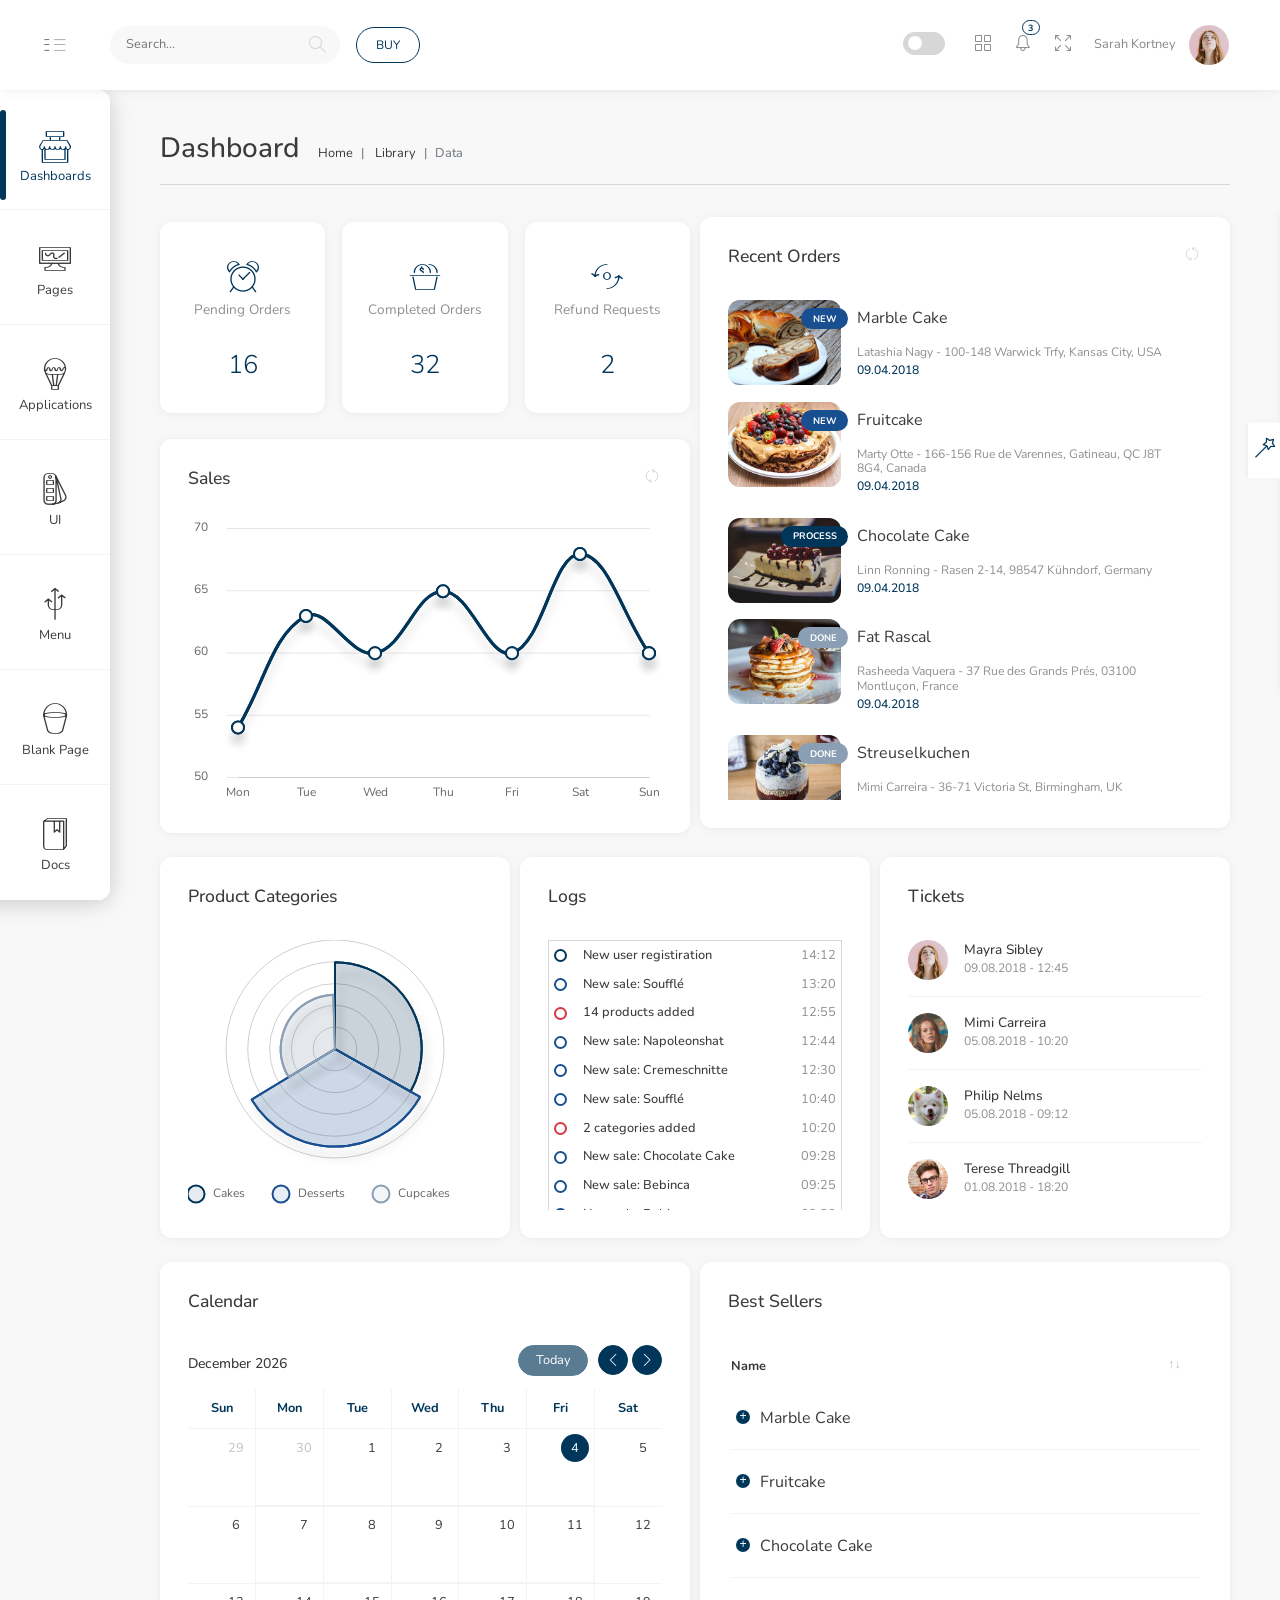
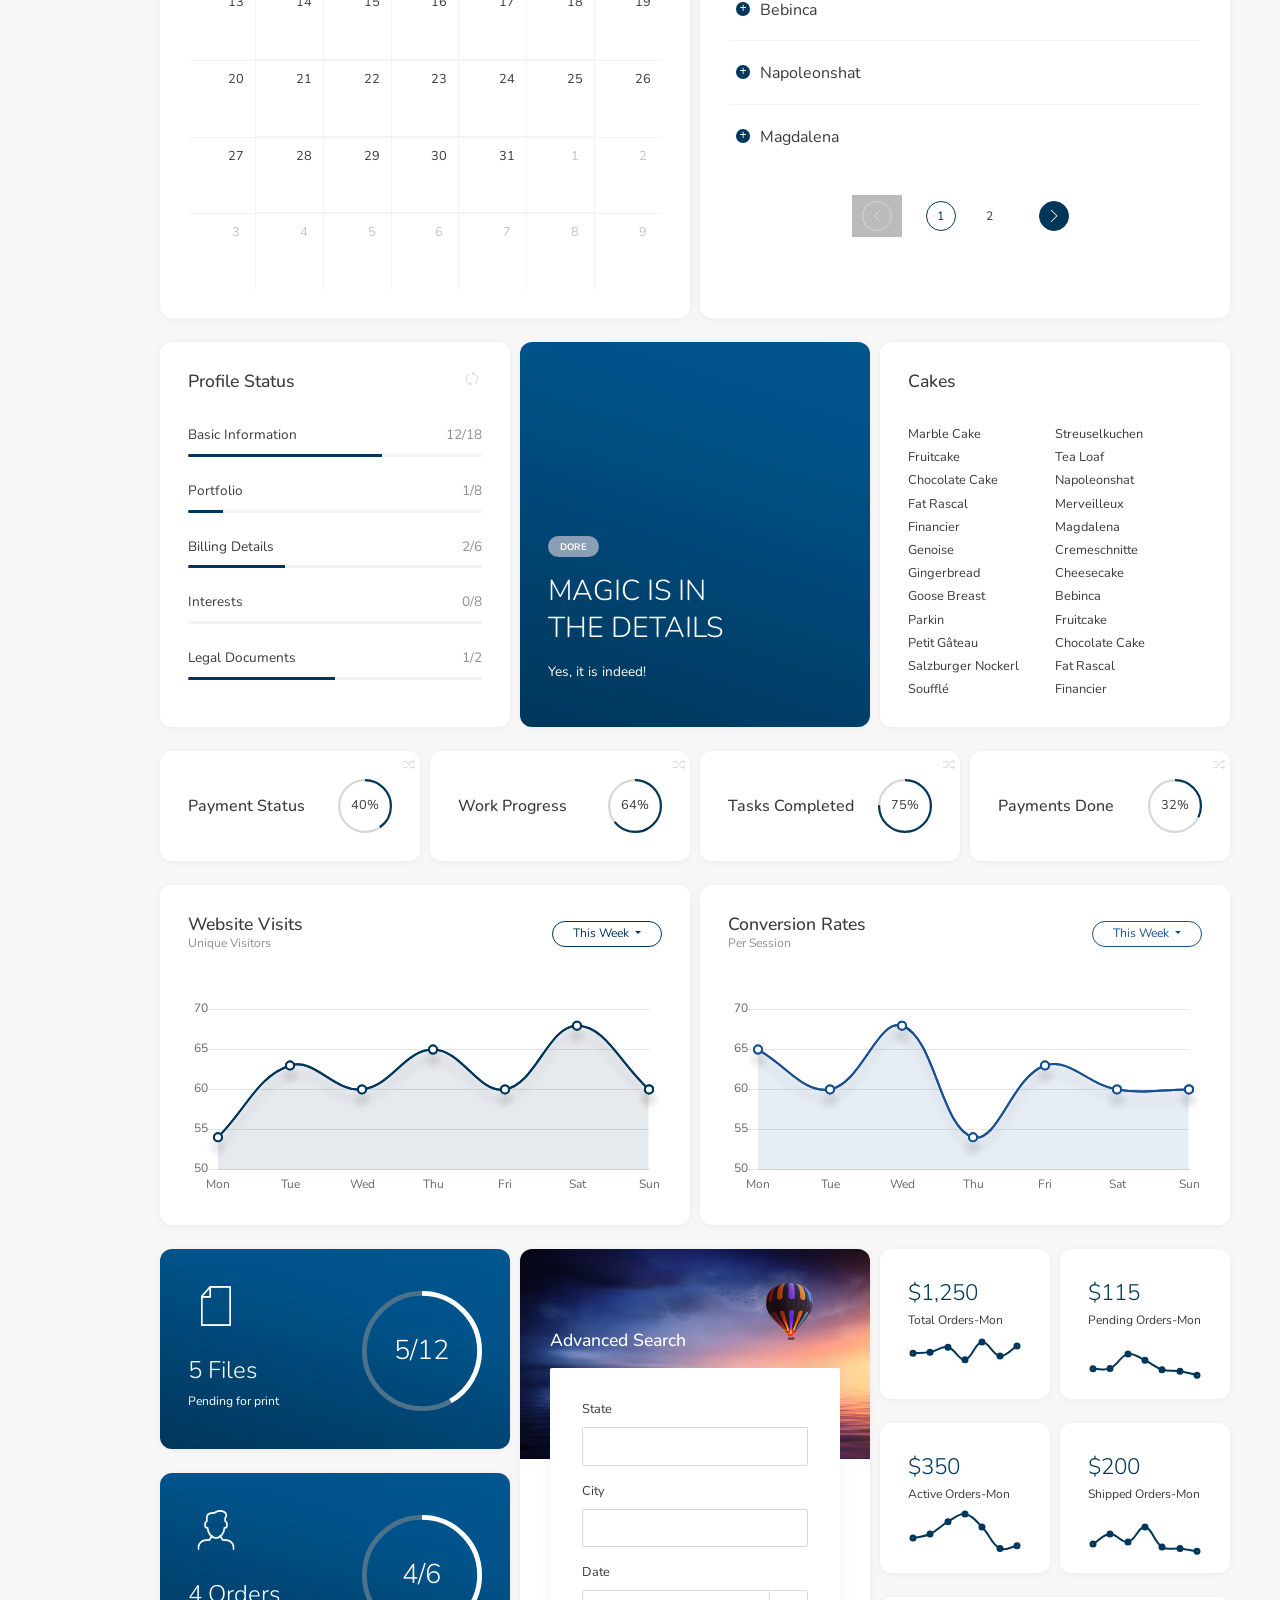
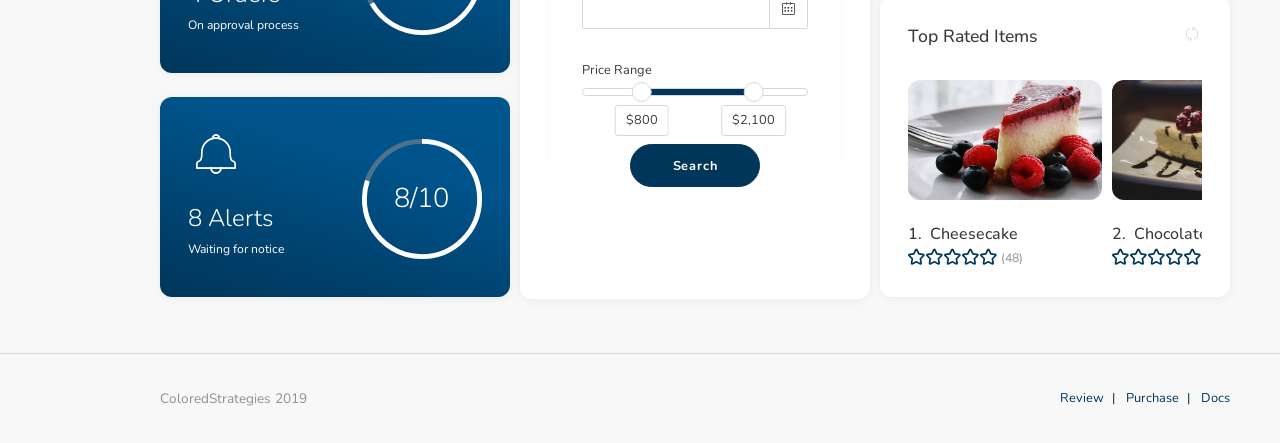
<file: Dashboard.Default.html>
<!DOCTYPE html>
<html lang="en">

<head>
    <meta charset="UTF-8">
    <title>Dore jQuery</title>
    <meta name="viewport" content="width=device-width, initial-scale=1, maximum-scale=1">

    <link rel="stylesheet" href="font/iconsmind-s/css/iconsminds.css" />
    <link rel="stylesheet" href="font/simple-line-icons/css/simple-line-icons.css" />

    <link rel="stylesheet" href="css/vendor/bootstrap.min.css" />
    <link rel="stylesheet" href="css/vendor/bootstrap.rtl.only.min.css" />
    <link rel="stylesheet" href="css/vendor/fullcalendar.min.css" />
    <link rel="stylesheet" href="css/vendor/dataTables.bootstrap4.min.css" />
    <link rel="stylesheet" href="css/vendor/datatables.responsive.bootstrap4.min.css" />
    <link rel="stylesheet" href="css/vendor/select2.min.css" />
    <link rel="stylesheet" href="css/vendor/perfect-scrollbar.css" />
    <link rel="stylesheet" href="css/vendor/glide.core.min.css" />
    <link rel="stylesheet" href="css/vendor/bootstrap-stars.css" />
    <link rel="stylesheet" href="css/vendor/nouislider.min.css" />
    <link rel="stylesheet" href="css/vendor/bootstrap-datepicker3.min.css" />
    <link rel="stylesheet" href="css/vendor/component-custom-switch.min.css" />
    <link rel="stylesheet" href="css/main.css" />
</head>

<body id="app-container" class="menu-default show-spinner">
    <nav class="navbar fixed-top">
        <div class="d-flex align-items-center navbar-left">
            <a href="#" class="menu-button d-none d-md-block">
                <svg class="main" xmlns="http://www.w3.org/2000/svg" viewBox="0 0 9 17">
                    <rect x="0.48" y="0.5" width="7" height="1" />
                    <rect x="0.48" y="7.5" width="7" height="1" />
                    <rect x="0.48" y="15.5" width="7" height="1" />
                </svg>
                <svg class="sub" xmlns="http://www.w3.org/2000/svg" viewBox="0 0 18 17">
                    <rect x="1.56" y="0.5" width="16" height="1" />
                    <rect x="1.56" y="7.5" width="16" height="1" />
                    <rect x="1.56" y="15.5" width="16" height="1" />
                </svg>
            </a>

            <a href="#" class="menu-button-mobile d-xs-block d-sm-block d-md-none">
                <svg xmlns="http://www.w3.org/2000/svg" viewBox="0 0 26 17">
                    <rect x="0.5" y="0.5" width="25" height="1" />
                    <rect x="0.5" y="7.5" width="25" height="1" />
                    <rect x="0.5" y="15.5" width="25" height="1" />
                </svg>
            </a>

            <div class="search" data-search-path="Pages.Search.html?q=">
                <input placeholder="Search...">
                <span class="search-icon">
                    <i class="simple-icon-magnifier"></i>
                </span>
            </div>

            <a class="btn btn-sm btn-outline-primary ml-3 d-none d-md-inline-block"
                href="https://1.envato.market/5kAb">&nbsp;BUY&nbsp;</a>
        </div>


        <a class="navbar-logo" href="Dashboard.Default.html">
            <span class="logo d-none d-xs-block"></span>
            <span class="logo-mobile d-block d-xs-none"></span>
        </a>

        <div class="navbar-right">
            <div class="header-icons d-inline-block align-middle">
                <div class="d-none d-md-inline-block align-text-bottom mr-3">
                    <div class="custom-switch custom-switch-primary-inverse custom-switch-small pl-1"
                         data-toggle="tooltip" data-placement="left" title="Dark Mode">
                        <input class="custom-switch-input" id="switchDark" type="checkbox" checked>
                        <label class="custom-switch-btn" for="switchDark"></label>
                    </div>
                </div>

                <div class="position-relative d-none d-sm-inline-block">
                    <button class="header-icon btn btn-empty" type="button" id="iconMenuButton" data-toggle="dropdown"
                        aria-haspopup="true" aria-expanded="false">
                        <i class="simple-icon-grid"></i>
                    </button>
                    <div class="dropdown-menu dropdown-menu-right mt-3  position-absolute" id="iconMenuDropdown">
                        <a href="#" class="icon-menu-item">
                            <i class="iconsminds-equalizer d-block"></i>
                            <span>Settings</span>
                        </a>

                        <a href="#" class="icon-menu-item">
                            <i class="iconsminds-male-female d-block"></i>
                            <span>Users</span>
                        </a>

                        <a href="#" class="icon-menu-item">
                            <i class="iconsminds-puzzle d-block"></i>
                            <span>Components</span>
                        </a>

                        <a href="#" class="icon-menu-item">
                            <i class="iconsminds-bar-chart-4 d-block"></i>
                            <span>Profits</span>
                        </a>

                        <a href="#" class="icon-menu-item">
                            <i class="iconsminds-file d-block"></i>
                            <span>Surveys</span>
                        </a>

                        <a href="#" class="icon-menu-item">
                            <i class="iconsminds-suitcase d-block"></i>
                            <span>Tasks</span>
                        </a>

                    </div>
                </div>

                <div class="position-relative d-inline-block">
                    <button class="header-icon btn btn-empty" type="button" id="notificationButton"
                        data-toggle="dropdown" aria-haspopup="true" aria-expanded="false">
                        <i class="simple-icon-bell"></i>
                        <span class="count">3</span>
                    </button>
                    <div class="dropdown-menu dropdown-menu-right mt-3 position-absolute" id="notificationDropdown">
                        <div class="scroll">
                            <div class="d-flex flex-row mb-3 pb-3 border-bottom">
                                <a href="#">
                                    <img src="img/profiles/l-2.jpg" alt="Notification Image"
                                        class="img-thumbnail list-thumbnail xsmall border-0 rounded-circle" />
                                </a>
                                <div class="pl-3">
                                    <a href="#">
                                        <p class="font-weight-medium mb-1">Joisse Kaycee just sent a new comment!</p>
                                        <p class="text-muted mb-0 text-small">09.04.2018 - 12:45</p>
                                    </a>
                                </div>
                            </div>
                            <div class="d-flex flex-row mb-3 pb-3 border-bottom">
                                <a href="#">
                                    <img src="img/notifications/1.jpg" alt="Notification Image"
                                        class="img-thumbnail list-thumbnail xsmall border-0 rounded-circle" />
                                </a>
                                <div class="pl-3">
                                    <a href="#">
                                        <p class="font-weight-medium mb-1">1 item is out of stock!</p>
                                        <p class="text-muted mb-0 text-small">09.04.2018 - 12:45</p>
                                    </a>
                                </div>
                            </div>
                            <div class="d-flex flex-row mb-3 pb-3 border-bottom">
                                <a href="#">
                                    <img src="img/notifications/2.jpg" alt="Notification Image"
                                        class="img-thumbnail list-thumbnail xsmall border-0 rounded-circle" />
                                </a>
                                <div class="pl-3">
                                    <a href="#">
                                        <p class="font-weight-medium mb-1">New order received! It is total $147,20.</p>
                                        <p class="text-muted mb-0 text-small">09.04.2018 - 12:45</p>
                                    </a>
                                </div>
                            </div>
                            <div class="d-flex flex-row mb-3 pb-3 ">
                                <a href="#">
                                    <img src="img/notifications/3.jpg" alt="Notification Image"
                                        class="img-thumbnail list-thumbnail xsmall border-0 rounded-circle" />
                                </a>
                                <div class="pl-3">
                                    <a href="#">
                                        <p class="font-weight-medium mb-1">3 items just added to wish list by a user!
                                        </p>
                                        <p class="text-muted mb-0 text-small">09.04.2018 - 12:45</p>
                                    </a>
                                </div>
                            </div>
                        </div>
                    </div>
                </div>

                <button class="header-icon btn btn-empty d-none d-sm-inline-block" type="button" id="fullScreenButton">
                    <i class="simple-icon-size-fullscreen"></i>
                    <i class="simple-icon-size-actual"></i>
                </button>

            </div>

            <div class="user d-inline-block">
                <button class="btn btn-empty p-0" type="button" data-toggle="dropdown" aria-haspopup="true"
                    aria-expanded="false">
                    <span class="name">Sarah Kortney</span>
                    <span>
                        <img alt="Profile Picture" src="img/profiles/l-1.jpg" />
                    </span>
                </button>

                <div class="dropdown-menu dropdown-menu-right mt-3">
                    <a class="dropdown-item" href="#">Account</a>
                    <a class="dropdown-item" href="#">Features</a>
                    <a class="dropdown-item" href="#">History</a>
                    <a class="dropdown-item" href="#">Support</a>
                    <a class="dropdown-item" href="#">Sign out</a>
                </div>
            </div>
        </div>
    </nav>
    <div class="menu">
        <div class="main-menu">
            <div class="scroll">
                <ul class="list-unstyled">
                    <li class="active">
                        <a href="#dashboard">
                            <i class="iconsminds-shop-4"></i>
                            <span>Dashboards</span>
                        </a>
                    </li>
                    <li>
                        <a href="#layouts">
                            <i class="iconsminds-digital-drawing"></i> Pages
                        </a>
                    </li>
                    <li>
                        <a href="#applications">
                            <i class="iconsminds-air-balloon-1"></i> Applications
                        </a>
                    </li>
                    <li>
                        <a href="#ui">
                            <i class="iconsminds-pantone"></i> UI
                        </a>
                    </li>
                    <li>
                        <a href="#menu">
                            <i class="iconsminds-three-arrow-fork"></i> Menu
                        </a>
                    </li>
                    <li>
                        <a href="Blank.Page.html">
                            <i class="iconsminds-bucket"></i> Blank Page
                        </a>
                    </li>
                    <li>
                        <a href="https://dore-jquery-docs.coloredstrategies.com" target="_blank">
                            <i class="iconsminds-library"></i> Docs
                        </a>
                    </li>
                </ul>
            </div>
        </div>

        <div class="sub-menu">
            <div class="scroll">
                <ul class="list-unstyled" data-link="dashboard">
                    <li class="active">
                        <a href="Dashboard.Default.html">
                            <i class="simple-icon-rocket"></i> <span class="d-inline-block">Default</span>
                        </a>
                    </li>
                    <li>
                        <a href="Dashboard.Analytics.html">
                            <i class="simple-icon-pie-chart"></i> <span class="d-inline-block">Analytics</span>
                        </a>
                    </li>
                    <li>
                        <a href="Dashboard.Ecommerce.html">
                            <i class="simple-icon-basket-loaded"></i> <span class="d-inline-block">Ecommerce</span>
                        </a>
                    </li>
                    <li>
                        <a href="Dashboard.Content.html">
                            <i class="simple-icon-doc"></i> <span class="d-inline-block">Content</span>
                        </a>
                    </li>
                </ul>
                <ul class="list-unstyled" data-link="layouts" id="layouts">
                    <li>
                        <a href="#" data-toggle="collapse" data-target="#collapseAuthorization" aria-expanded="true"
                            aria-controls="collapseAuthorization" class="rotate-arrow-icon opacity-50">
                            <i class="simple-icon-arrow-down"></i> <span class="d-inline-block">Authorization</span>
                        </a>
                        <div id="collapseAuthorization" class="collapse show">
                            <ul class="list-unstyled inner-level-menu">
                                <li>
                                    <a href="Pages.Auth.Login.html">
                                        <i class="simple-icon-user-following"></i> <span
                                            class="d-inline-block">Login</span>
                                    </a>
                                </li>
                                <li>
                                    <a href="Pages.Auth.Register.html">
                                        <i class="simple-icon-user-follow"></i> <span
                                            class="d-inline-block">Register</span>
                                    </a>
                                </li>
                                <li>
                                    <a href="Pages.Auth.ForgotPassword.html">
                                        <i class="simple-icon-user-unfollow"></i> <span class="d-inline-block">Forgot
                                            Password</span>
                                    </a>
                                </li>
                            </ul>
                        </div>
                    </li>
                    <li>
                        <a href="#" data-toggle="collapse" data-target="#collapseProduct" aria-expanded="true"
                            aria-controls="collapseProduct" class="rotate-arrow-icon opacity-50">
                            <i class="simple-icon-arrow-down"></i> <span class="d-inline-block">Product</span>
                        </a>
                        <div id="collapseProduct" class="collapse show">
                            <ul class="list-unstyled inner-level-menu">
                                <li>
                                    <a href="Pages.Product.List.html">
                                        <i class="simple-icon-credit-card"></i> <span class="d-inline-block">Data
                                            List</span>
                                    </a>
                                </li>
                                <li>
                                    <a href="Pages.Product.Thumbs.html">
                                        <i class="simple-icon-list"></i> <span class="d-inline-block">Thumb
                                            List</span>
                                    </a>
                                </li>
                                <li>
                                    <a href="Pages.Product.Images.html">
                                        <i class="simple-icon-grid"></i> <span class="d-inline-block">Image
                                            List</span>
                                    </a>
                                </li>
                                <li>
                                    <a href="Pages.Product.Detail.html">
                                        <i class="simple-icon-book-open"></i> <span class="d-inline-block">Detail</span>
                                    </a>
                                </li>
                            </ul>
                        </div>
                    </li>
                    <li>
                        <a href="#" data-toggle="collapse" data-target="#collapseProfile" aria-expanded="true"
                            aria-controls="collapseProfile" class="rotate-arrow-icon opacity-50">
                            <i class="simple-icon-arrow-down"></i> <span class="d-inline-block">Profile</span>
                        </a>
                        <div id="collapseProfile" class="collapse show">
                            <ul class="list-unstyled inner-level-menu">
                                <li>
                                    <a href="Pages.Profile.Social.html">
                                        <i class="simple-icon-share"></i> <span class="d-inline-block">Social</span>
                                    </a>
                                </li>
                                <li>
                                    <a href="Pages.Profile.Portfolio.html">
                                        <i class="simple-icon-link"></i> <span class="d-inline-block">Portfolio</span>
                                    </a>
                                </li>
                            </ul>
                        </div>
                    </li>
                    <li>
                        <a href="#" data-toggle="collapse" data-target="#collapseBlog" aria-expanded="true"
                            aria-controls="collapseBlog" class="rotate-arrow-icon opacity-50">
                            <i class="simple-icon-arrow-down"></i> <span class="d-inline-block">Blog</span>
                        </a>
                        <div id="collapseBlog" class="collapse show">
                            <ul class="list-unstyled inner-level-menu">
                                <li>
                                    <a href="Pages.Blog.html">
                                        <i class="simple-icon-list"></i> <span class="d-inline-block">List</span>
                                    </a>
                                </li>
                                <li>
                                    <a href="Pages.Blog.Detail.html">
                                        <i class="simple-icon-book-open"></i> <span class="d-inline-block">Detail</span>
                                    </a>
                                </li>
                                <li>
                                    <a href="Pages.Blog.Detail.Alt.html">
                                        <i class="simple-icon-picture"></i> <span class="d-inline-block">Detail
                                            Alt</span>
                                    </a>
                                </li>
                            </ul>
                        </div>
                    </li>
                    <li>
                        <a href="#" data-toggle="collapse" data-target="#collapseMisc" aria-expanded="true"
                            aria-controls="collapseMisc" class="rotate-arrow-icon opacity-50">
                            <i class="simple-icon-arrow-down"></i> <span class="d-inline-block">Miscellaneous</span>
                        </a>
                        <div id="collapseMisc" class="collapse show">
                            <ul class="list-unstyled inner-level-menu">
                                <li>
                                    <a href="Pages.Misc.Coming.Soon.html">
                                        <i class="simple-icon-hourglass"></i> <span class="d-inline-block">Coming
                                            Soon</span>
                                    </a>
                                </li>
                                <li>
                                    <a href="Pages.Misc.Error.html">
                                        <i class="simple-icon-exclamation"></i> <span
                                            class="d-inline-block">Error</span>
                                    </a>
                                </li>
                                <li>
                                    <a href="Pages.Misc.Faq.html">
                                        <i class="simple-icon-question"></i> <span class="d-inline-block">Faq</span>
                                    </a>
                                </li>
                                <li>
                                    <a href="Pages.Misc.Invoice.html">
                                        <i class="simple-icon-bag"></i> <span class="d-inline-block">Invoice</span>
                                    </a>
                                </li>
                                <li>
                                    <a href="Pages.Misc.Knowledge.Base.html">
                                        <i class="simple-icon-graduation"></i> <span class="d-inline-block">Knowledge
                                            Base</span>
                                    </a>
                                </li>
                                <li>
                                    <a href="Pages.Misc.Mailing.html">
                                        <i class="simple-icon-envelope-open"></i> <span
                                            class="d-inline-block">Mailing</span>
                                    </a>
                                </li>
                                <li>
                                    <a href="Pages.Misc.Pricing.html">
                                        <i class="simple-icon-diamond"></i> <span class="d-inline-block">Pricing</span>
                                    </a>
                                </li>
                                <li>
                                    <a href="Pages.Misc.Search.html">
                                        <i class="simple-icon-magnifier"></i> <span class="d-inline-block">Search</span>
                                    </a>
                                </li>

                            </ul>
                        </div>
                    </li>
                </ul>
                <ul class="list-unstyled" data-link="applications">
                    <li>
                        <a href="Apps.MediaLibrary.html">
                            <i class="simple-icon-picture"></i> <span class="d-inline-block">Library</span>
                        </a>
                    </li>
                    <li>
                        <a href="Apps.Todo.List.html">
                            <i class="simple-icon-check"></i> <span class="d-inline-block">Todo</span>
                        </a>
                    </li>
                    <li>
                        <a href="Apps.Survey.List.html">
                            <i class="simple-icon-calculator"></i> <span class="d-inline-block">Survey</span>
                        </a>
                    </li>
                    <li>
                        <a href="Apps.Chat.html">
                            <i class="simple-icon-bubbles"></i> <span class="d-inline-block">Chat</span>
                        </a>
                    </li>
                </ul>
                <ul class="list-unstyled" data-link="ui">
                    <li>
                        <a href="#" data-toggle="collapse" data-target="#collapseForms" aria-expanded="true"
                            aria-controls="collapseForms" class="rotate-arrow-icon opacity-50">
                            <i class="simple-icon-arrow-down"></i> <span class="d-inline-block">Forms</span>
                        </a>
                        <div id="collapseForms" class="collapse show">
                            <ul class="list-unstyled inner-level-menu">
                                <li>
                                    <a href="Ui.Forms.Components.html">
                                        <i class="simple-icon-event"></i> <span class="d-inline-block">Components</span>
                                    </a>
                                </li>
                                <li>
                                    <a href="Ui.Forms.Layouts.html">
                                        <i class="simple-icon-doc"></i> <span class="d-inline-block">Layouts</span>
                                    </a>
                                </li>
                                <li>
                                    <a href="Ui.Forms.Validation.html">
                                        <i class="simple-icon-check"></i> <span class="d-inline-block">Validation</span>
                                    </a>
                                </li>
                                <li>
                                    <a href="Ui.Forms.Wizard.html">
                                        <i class="simple-icon-magic-wand"></i> <span
                                            class="d-inline-block">Wizard</span>
                                    </a>
                                </li>
                            </ul>
                        </div>
                    </li>
                    <li>
                        <a href="#" data-toggle="collapse" data-target="#collapseDataTables" aria-expanded="true"
                            aria-controls="collapseDataTables" class="rotate-arrow-icon opacity-50">
                            <i class="simple-icon-arrow-down"></i> <span class="d-inline-block">Datatables</span>
                        </a>
                        <div id="collapseDataTables" class="collapse show">
                            <ul class="list-unstyled inner-level-menu">
                                <li>
                                    <a href="Ui.Datatables.Rows.html">
                                        <i class="simple-icon-screen-desktop"></i> <span class="d-inline-block">Full
                                            Page UI</span>
                                    </a>
                                </li>
                                <li>
                                    <a href="Ui.Datatables.Scroll.html">
                                        <i class="simple-icon-mouse"></i> <span class="d-inline-block">Scrollable</span>
                                    </a>
                                </li>
                                <li>
                                    <a href="Ui.Datatables.Pagination.html">
                                        <i class="simple-icon-notebook"></i> <span
                                            class="d-inline-block">Pagination</span>
                                    </a>
                                </li>
                                <li>
                                    <a href="Ui.Datatables.Default.html">
                                        <i class="simple-icon-grid"></i> <span class="d-inline-block">Default</span>
                                    </a>
                                </li>
                            </ul>
                        </div>
                    </li>
                    <li>
                        <a href="#" data-toggle="collapse" data-target="#collapseComponents" aria-expanded="true"
                            aria-controls="collapseComponents" class="rotate-arrow-icon opacity-50">
                            <i class="simple-icon-arrow-down"></i> <span class="d-inline-block">Components</span>
                        </a>
                        <div id="collapseComponents" class="collapse show">
                            <ul class="list-unstyled inner-level-menu">
                                <li>
                                    <a href="Ui.Components.Alerts.html">
                                        <i class="simple-icon-bell"></i> <span class="d-inline-block">Alerts</span>
                                    </a>
                                </li>
                                <li>
                                    <a href="Ui.Components.Badges.html">
                                        <i class="simple-icon-badge"></i> <span class="d-inline-block">Badges</span>
                                    </a>
                                </li>
                                <li>
                                    <a href="Ui.Components.Buttons.html">
                                        <i class="simple-icon-control-play"></i> <span
                                            class="d-inline-block">Buttons</span>
                                    </a>
                                </li>
                                <li>
                                    <a href="Ui.Components.Cards.html">
                                        <i class="simple-icon-layers"></i> <span class="d-inline-block">Cards</span>
                                    </a>
                                </li>

                                <li>
                                    <a href="Ui.Components.Carousel.html">
                                        <i class="simple-icon-picture"></i> <span class="d-inline-block">Carousel</span>
                                    </a>
                                </li>
                                <li>
                                    <a href="Ui.Components.Charts.html">
                                        <i class="simple-icon-chart"></i> <span class="d-inline-block">Charts</span>
                                    </a>
                                </li>
                                <li>
                                    <a href="Ui.Components.Collapse.html">
                                        <i class="simple-icon-arrow-up"></i> <span
                                            class="d-inline-block">Collapse</span>
                                    </a>
                                </li>
                                <li>
                                    <a href="Ui.Components.Dropdowns.html">
                                        <i class="simple-icon-arrow-down"></i> <span
                                            class="d-inline-block">Dropdowns</span>
                                    </a>
                                </li>
                                <li>
                                    <a href="Ui.Components.Editors.html">
                                        <i class="simple-icon-book-open"></i> <span
                                            class="d-inline-block">Editors</span>
                                    </a>
                                </li>
                                <li>
                                    <a href="Ui.Components.Icons.html">
                                        <i class="simple-icon-star"></i> <span class="d-inline-block">Icons</span>
                                    </a>
                                </li>
                                <li>
                                    <a href="Ui.Components.InputGroups.html">
                                        <i class="simple-icon-note"></i> <span class="d-inline-block">Input
                                            Groups</span>
                                    </a>
                                </li>
                                <li>
                                    <a href="Ui.Components.Jumbotron.html">
                                        <i class="simple-icon-screen-desktop"></i> <span
                                            class="d-inline-block">Jumbotron</span>
                                    </a>
                                </li>
                                <li>
                                    <a href="Ui.Components.Modal.html">
                                        <i class="simple-icon-docs"></i> <span class="d-inline-block">Modal</span>
                                    </a>
                                </li>
                                <li>
                                    <a href="Ui.Components.Navigation.html">
                                        <i class="simple-icon-cursor"></i> <span
                                            class="d-inline-block">Navigation</span>
                                    </a>
                                </li>

                                <li>
                                    <a href="Ui.Components.PopoverandTooltip.html">
                                        <i class="simple-icon-pin"></i> <span class="d-inline-block">Popover &
                                            Tooltip</span>
                                    </a>
                                </li>
                                <li>
                                    <a href="Ui.Components.Sortable.html">
                                        <i class="simple-icon-shuffle"></i> <span class="d-inline-block">Sortable</span>
                                    </a>
                                </li>
                                <li>
                                    <a href="Ui.Components.Tables.html">
                                        <i class="simple-icon-grid"></i> <span class="d-inline-block">Tables</span>
                                    </a>
                                </li>
                            </ul>
                        </div>
                    </li>

                </ul>

                <ul class="list-unstyled" data-link="menu" id="menuTypes">
                    <li>
                        <a href="#" data-toggle="collapse" data-target="#collapseMenuTypes" aria-expanded="true"
                            aria-controls="collapseMenuTypes" class="rotate-arrow-icon">
                            <i class="simple-icon-arrow-down"></i> <span class="d-inline-block">Menu Types</span>
                        </a>
                        <div id="collapseMenuTypes" class="collapse show" data-parent="#menuTypes">
                            <ul class="list-unstyled inner-level-menu">
                                <li>
                                    <a href="Menu.Default.html">
                                        <i class="simple-icon-control-pause"></i> <span
                                            class="d-inline-block">Default</span>
                                    </a>
                                </li>
                                <li>
                                    <a href="Menu.Subhidden.html">
                                        <i class="simple-icon-arrow-left mi-subhidden"></i> <span
                                            class="d-inline-block">Subhidden</span>
                                    </a>
                                </li>
                                <li>
                                    <a href="Menu.Hidden.html">
                                        <i class="simple-icon-control-start mi-hidden"></i> <span
                                            class="d-inline-block">Hidden</span>
                                    </a>
                                </li>
                                <li>
                                    <a href="Menu.Mainhidden.html">
                                        <i class="simple-icon-control-rewind mi-hidden"></i> <span
                                            class="d-inline-block">Mainhidden</span>
                                    </a>
                                </li>
                            </ul>
                        </div>
                    </li>
                    <li>
                        <a href="#" data-toggle="collapse" data-target="#collapseMenuLevel" aria-expanded="true"
                            aria-controls="collapseMenuLevel" class="rotate-arrow-icon collapsed">
                            <i class="simple-icon-arrow-down"></i> <span class="d-inline-block">Menu Levels</span>
                        </a>
                        <div id="collapseMenuLevel" class="collapse" data-parent="#menuTypes">
                            <ul class="list-unstyled inner-level-menu">
                                <li>
                                    <a href="#">
                                        <i class="simple-icon-layers"></i> <span class="d-inline-block">Sub
                                            Level</span>
                                    </a>
                                </li>
                                <li>
                                    <a href="#" data-toggle="collapse" data-target="#collapseMenuLevel2"
                                        aria-expanded="true" aria-controls="collapseMenuLevel2"
                                        class="rotate-arrow-icon collapsed">
                                        <i class="simple-icon-arrow-down"></i> <span class="d-inline-block">Another
                                            Level</span>
                                    </a>
                                    <div id="collapseMenuLevel2" class="collapse">
                                        <ul class="list-unstyled inner-level-menu">
                                            <li>
                                                <a href="#">
                                                    <i class="simple-icon-layers"></i> <span class="d-inline-block">Sub
                                                        Level</span>
                                                </a>
                                            </li>
                                        </ul>
                                    </div>
                                </li>
                            </ul>
                        </div>
                    </li>
                    <li>
                        <a href="#" data-toggle="collapse" data-target="#collapseMenuDetached" aria-expanded="true"
                            aria-controls="collapseMenuDetached" class="rotate-arrow-icon collapsed">
                            <i class="simple-icon-arrow-down"></i> <span class="d-inline-block">Detached</span>
                        </a>
                        <div id="collapseMenuDetached" class="collapse">
                            <ul class="list-unstyled inner-level-menu">
                                <li>
                                    <a href="#">
                                        <i class="simple-icon-layers"></i> <span class="d-inline-block">Sub
                                            Level</span>
                                    </a>
                                </li>
                            </ul>
                        </div>
                    </li>
                </ul>

            </div>
        </div>
    </div>

    <main>
        <div class="container-fluid">
            <div class="row">
                <div class="col-12">
                    <h1>Dashboard</h1>
                    <nav class="breadcrumb-container d-none d-sm-block d-lg-inline-block" aria-label="breadcrumb">
                        <ol class="breadcrumb pt-0">
                            <li class="breadcrumb-item">
                                <a href="#">Home</a>
                            </li>
                            <li class="breadcrumb-item">
                                <a href="#">Library</a>
                            </li>
                            <li class="breadcrumb-item active" aria-current="page">Data</li>
                        </ol>
                    </nav>
                    <div class="separator mb-5"></div>
                </div>
                <div class="col-lg-12 col-xl-6">
                    <div class="icon-cards-row">
                        <div class="glide dashboard-numbers">
                            <div class="glide__track" data-glide-el="track">
                                <ul class="glide__slides">
                                    <li class="glide__slide">
                                        <a href="#" class="card">
                                            <div class="card-body text-center">
                                                <i class="iconsminds-clock"></i>
                                                <p class="card-text mb-0">Pending Orders</p>
                                                <p class="lead text-center">16</p>
                                            </div>
                                        </a>
                                    </li>
                                    <li class="glide__slide">
                                        <a href="#" class="card">
                                            <div class="card-body text-center">
                                                <i class="iconsminds-basket-coins"></i>
                                                <p class="card-text mb-0">Completed Orders</p>
                                                <p class="lead text-center">32</p>
                                            </div>
                                        </a>
                                    </li>
                                    <li class="glide__slide">
                                        <a href="#" class="card">
                                            <div class="card-body text-center">
                                                <i class="iconsminds-arrow-refresh"></i>
                                                <p class="card-text mb-0">Refund Requests</p>
                                                <p class="lead text-center">2</p>
                                            </div>
                                        </a>
                                    </li>
                                    <li class="glide__slide">
                                        <a href="#" class="card">
                                            <div class="card-body text-center">
                                                <i class="iconsminds-mail-read"></i>
                                                <p class="card-text mb-0">New Comments</p>
                                                <p class="lead text-center">25</p>
                                            </div>
                                        </a>
                                    </li>
                                </ul>
                            </div>
                        </div>
                    </div>

                    <div class="row">
                        <div class="col-md-12 mb-4">
                            <div class="card">
                                <div class="position-absolute card-top-buttons">

                                    <button class="btn btn-header-light icon-button" type="button"
                                        data-toggle="dropdown" aria-haspopup="true" aria-expanded="false">
                                        <i class="simple-icon-refresh"></i>
                                    </button>

                                    <div class="dropdown-menu dropdown-menu-right mt-3">
                                        <a class="dropdown-item" href="#">Sales</a>
                                        <a class="dropdown-item" href="#">Orders</a>
                                        <a class="dropdown-item" href="#">Refunds</a>
                                    </div>

                                </div>

                                <div class="card-body">
                                    <h5 class="card-title">Sales</h5>
                                    <div class="dashboard-line-chart chart">
                                        <canvas id="salesChart"></canvas>
                                    </div>
                                </div>
                            </div>
                        </div>
                    </div>
                </div>

                <div class="col-xl-6 col-lg-12 mb-4">
                    <div class="card">
                        <div class="position-absolute card-top-buttons">
                            <button class="btn btn-header-light icon-button">
                                <i class="simple-icon-refresh"></i>
                            </button>
                        </div>

                        <div class="card-body">
                            <h5 class="card-title">Recent Orders</h5>
                            <div class="scroll dashboard-list-with-thumbs">
                                <div class="d-flex flex-row mb-3">
                                    <a class="d-block position-relative" href="#">
                                        <img src="img/products/marble-cake-thumb.jpg" alt="Marble Cake"
                                            class="list-thumbnail border-0" />
                                        <span
                                            class="badge badge-pill badge-theme-2 position-absolute badge-top-right">NEW</span>
                                    </a>
                                    <div class="pl-3 pt-2 pr-2 pb-2">
                                        <a href="#">
                                            <p class="list-item-heading">Marble Cake</p>
                                            <div class="pr-4 d-none d-sm-block">
                                                <p class="text-muted mb-1 text-small">Latashia Nagy - 100-148 Warwick
                                                    Trfy, Kansas City, USA</p>
                                            </div>
                                            <div class="text-primary text-small font-weight-medium d-none d-sm-block">
                                                09.04.2018</div>
                                        </a>
                                    </div>
                                </div>

                                <div class="d-flex flex-row mb-3">
                                    <a class="d-block position-relative" href="#">
                                        <img src="img/products/fruitcake-thumb.jpg" alt="Fruitcake"
                                            class="list-thumbnail border-0" />
                                        <span
                                            class="badge badge-pill badge-theme-2 position-absolute badge-top-right">NEW</span>
                                    </a>
                                    <div class="pl-3 pt-2 pr-2 pb-2">
                                        <a href="#">
                                            <p class="list-item-heading">Fruitcake</p>
                                            <div class="pr-4 d-none d-sm-block">
                                                <p class="text-muted mb-1 text-small">Marty Otte - 166-156 Rue de
                                                    Varennes, Gatineau, QC J8T 8G4, Canada</p>
                                            </div>
                                            <div class="text-primary text-small font-weight-medium d-none d-sm-block">
                                                09.04.2018</div>
                                        </a>
                                    </div>
                                </div>

                                <div class="d-flex flex-row mb-3">
                                    <a class="d-block position-relative" href="#">
                                        <img src="img/products/chocolate-cake-thumb.jpg" alt="Chocolate Cake"
                                            class="list-thumbnail border-0" />
                                        <span
                                            class="badge badge-pill badge-theme-1 position-absolute badge-top-right">PROCESS</span>
                                    </a>
                                    <div class="pl-3 pt-2 pr-2 pb-2">
                                        <a href="#">
                                            <p class="list-item-heading">Chocolate Cake</p>
                                            <div class="pr-4 d-none d-sm-block">
                                                <p class="text-muted mb-1 text-small">Linn Ronning - Rasen 2-14, 98547
                                                    Kühndorf, Germany</p>
                                            </div>
                                            <div class="text-primary text-small font-weight-medium d-none d-sm-block">
                                                09.04.2018</div>
                                        </a>
                                    </div>
                                </div>

                                <div class="d-flex flex-row mb-3">
                                    <a class="d-block position-relative" href="#">
                                        <img src="img/products/fat-rascal-thumb.jpg" alt="Fat Rascal"
                                            class="list-thumbnail border-0" />
                                        <span
                                            class="badge badge-pill badge-theme-3 position-absolute badge-top-right">DONE</span>
                                    </a>
                                    <div class="pl-3 pt-2 pr-2 pb-2">
                                        <a href="#">
                                            <p class="list-item-heading">Fat Rascal</p>
                                            <div class="pr-4 d-none d-sm-block">
                                                <p class="text-muted mb-1 text-small">Rasheeda Vaquera - 37 Rue des
                                                    Grands Prés, 03100 Montluçon, France</p>
                                            </div>
                                            <div class="text-primary text-small font-weight-medium d-none d-sm-block">
                                                09.04.2018</div>
                                        </a>
                                    </div>
                                </div>

                                <div class="d-flex flex-row mb-3">
                                    <a class="d-block position-relative" href="#">
                                        <img src="img/products/streuselkuchen-thumb.jpg" alt="Streuselkuchen"
                                            class="list-thumbnail border-0" />
                                        <span
                                            class="badge badge-pill badge-theme-3 position-absolute badge-top-right">DONE</span>
                                    </a>
                                    <div class="pl-3 pt-2 pr-2 pb-2">
                                        <a href="#">
                                            <p class="list-item-heading">Streuselkuchen</p>
                                            <div class="pr-4 d-none d-sm-block">
                                                <p class="text-muted mb-1 text-small">Mimi Carreira - 36-71 Victoria
                                                    St, Birmingham, UK</p>
                                            </div>
                                            <div class="text-primary text-small font-weight-medium d-none d-sm-block">
                                                09.04.2018</div>
                                        </a>
                                    </div>
                                </div>

                                <div class="d-flex flex-row mb-3">
                                    <a class="d-block position-relative" href="#">
                                        <img src="img/products/cremeschnitte-thumb.jpg" alt="Cremeschnitte"
                                            class="list-thumbnail border-0" />
                                        <span
                                            class="badge badge-pill badge-theme-3 position-absolute badge-top-right">DONE</span>
                                    </a>
                                    <div class="pl-3 pt-2 pr-2 pb-2">
                                        <a href="#">
                                            <p class="list-item-heading">Cremeschnitte</p>
                                            <div class="pr-4 d-none d-sm-block">
                                                <p class="text-muted mb-1 text-small">Lenna Majeed - 6 Hertford St
                                                    Mayfair, London, UK</p>
                                            </div>
                                            <div class="text-primary text-small font-weight-medium d-none d-sm-block">
                                                09.04.2018</div>
                                        </a>
                                    </div>
                                </div>
                            </div>
                        </div>
                    </div>
                </div>
            </div>

            <div class="row">
                <div class="col-md-12 col-lg-4 mb-4">
                    <div class="card h-100">
                        <div class="card-body">
                            <h5 class="card-title">Product Categories</h5>
                            <div class="dashboard-donut-chart chart">
                                <canvas id="polarChart"></canvas>
                            </div>
                        </div>
                    </div>
                </div>
                <div class="col-md-6 col-lg-4 mb-4">
                    <div class="card">
                        <div class="card-body">
                            <h5 class="card-title">Logs</h5>

                            <div class="scroll dashboard-logs">

                                <table class="table table-sm table-borderless">

                                    <tbody>
                                        <tr>
                                            <td>
                                                <span class="log-indicator border-theme-1 align-middle"></span>
                                            </td>
                                            <td>
                                                <span class="font-weight-medium">New user registiration</span>
                                            </td>
                                            <td class="text-right">
                                                <span class="text-muted">14:12</span>
                                            </td>
                                        </tr>
                                        <tr>
                                            <td>
                                                <span class="log-indicator border-theme-2 align-middle"></span>
                                            </td>
                                            <td>
                                                <span class="font-weight-medium">New sale: Soufflé</span>
                                            </td>
                                            <td class="text-right">
                                                <span class="text-muted">13:20</span>
                                            </td>
                                        </tr>
                                        <tr>
                                            <td>
                                                <span class="log-indicator border-danger align-middle"></span>
                                            </td>
                                            <td>
                                                <span class="font-weight-medium">14 products added</span>
                                            </td>
                                            <td class="text-right">
                                                <span class="text-muted">12:55</span>
                                            </td>
                                        </tr>
                                        <tr>
                                            <td>
                                                <span class="log-indicator border-theme-2 align-middle"></span>
                                            </td>
                                            <td>
                                                <span class="font-weight-medium">New sale: Napoleonshat</span>
                                            </td>
                                            <td class="text-right">
                                                <span class="text-muted">12:44</span>
                                            </td>
                                        </tr>
                                        <tr>
                                            <td>
                                                <span class="log-indicator border-theme-2 align-middle"></span>
                                            </td>
                                            <td>
                                                <span class="font-weight-medium">New sale: Cremeschnitte</span>
                                            </td>
                                            <td class="text-right">
                                                <span class="text-muted">12:30</span>
                                            </td>
                                        </tr>
                                        <tr>
                                            <td>
                                                <span class="log-indicator border-theme-2 align-middle"></span>
                                            </td>
                                            <td>
                                                <span class="font-weight-medium">New sale: Soufflé</span>
                                            </td>
                                            <td class="text-right">
                                                <span class="text-muted">10:40</span>
                                            </td>
                                        </tr>
                                        <tr>
                                            <td>
                                                <span class="log-indicator border-danger align-middle"></span>
                                            </td>
                                            <td>
                                                <span class="font-weight-medium">2 categories added</span>
                                            </td>
                                            <td class="text-right">
                                                <span class="text-muted">10:20</span>
                                            </td>
                                        </tr>
                                        <tr>
                                            <td>
                                                <span class="log-indicator border-theme-2 align-middle"></span>
                                            </td>
                                            <td>
                                                <span class="font-weight-medium">New sale: Chocolate Cake</span>
                                            </td>
                                            <td class="text-right">
                                                <span class="text-muted">09:28</span>
                                            </td>
                                        </tr>
                                        <tr>
                                            <td>
                                                <span class="log-indicator border-theme-2 align-middle"></span>
                                            </td>
                                            <td>
                                                <span class="font-weight-medium">New sale: Bebinca</span>
                                            </td>
                                            <td class="text-right">
                                                <span class="text-muted">09:25</span>
                                            </td>
                                        </tr>
                                        <tr>
                                            <td>
                                                <span class="log-indicator border-theme-2 align-middle"></span>
                                            </td>
                                            <td>
                                                <span class="font-weight-medium">New sale: Bebinca</span>
                                            </td>
                                            <td class="text-right">
                                                <span class="text-muted">09:20</span>
                                            </td>
                                        </tr>
                                        <tr>
                                            <td>
                                                <span class="log-indicator border-theme-2 align-middle"></span>
                                            </td>
                                            <td>
                                                <span class="font-weight-medium">New sale: Chocolate Cake</span>
                                            </td>
                                            <td class="text-right">
                                                <span class="text-muted">08:20</span>
                                            </td>
                                        </tr>

                                    </tbody>
                                </table>
                            </div>
                        </div>
                    </div>
                </div>
                <div class="col-md-6 col-lg-4 mb-4">
                    <div class="card">
                        <div class="card-body">
                            <h5 class="card-title">Tickets</h5>

                            <div class="scroll dashboard-list-with-user">
                                <div class="d-flex flex-row mb-3 pb-3 border-bottom">
                                    <a href="#">
                                        <img src="img/profiles/l-1.jpg" alt="Mayra Sibley"
                                            class="img-thumbnail border-0 rounded-circle list-thumbnail align-self-center xsmall" />
                                    </a>
                                    <div class="pl-3">
                                        <a href="#">
                                            <p class="font-weight-medium mb-0 ">Mayra Sibley</p>
                                            <p class="text-muted mb-0 text-small">09.08.2018 - 12:45</p>
                                        </a>
                                    </div>
                                </div>

                                <div class="d-flex flex-row mb-3 pb-3 border-bottom">
                                    <a href="#">
                                        <img src="img/profiles/l-7.jpg" alt="Mimi Carreira"
                                            class="img-thumbnail border-0 rounded-circle list-thumbnail align-self-center xsmall" />
                                    </a>
                                    <div class="pl-3">
                                        <a href="#">
                                            <p class="font-weight-medium mb-0 ">Mimi Carreira</p>
                                            <p class="text-muted mb-0 text-small">05.08.2018 - 10:20</p>
                                        </a>
                                    </div>
                                </div>

                                <div class="d-flex flex-row mb-3 pb-3 border-bottom">
                                    <a href="#">
                                        <img src="img/profiles/l-6.jpg" alt="Philip Nelms"
                                            class="img-thumbnail border-0 rounded-circle list-thumbnail align-self-center xsmall" />
                                    </a>
                                    <div class="pl-3">
                                        <a href="#">
                                            <p class="font-weight-medium mb-0 ">Philip Nelms</p>
                                            <p class="text-muted mb-0 text-small">05.08.2018 - 09:12</p>
                                        </a>
                                    </div>
                                </div>

                                <div class="d-flex flex-row mb-3 pb-3 border-bottom">
                                    <a href="#">
                                        <img src="img/profiles/l-3.jpg" alt="Terese Threadgill"
                                            class="img-thumbnail border-0 rounded-circle list-thumbnail align-self-center xsmall" />
                                    </a>
                                    <div class="pl-3">
                                        <a href="#">
                                            <p class="font-weight-medium mb-0 ">Terese Threadgill</p>
                                            <p class="text-muted mb-0 text-small">01.08.2018 - 18:20</p>
                                        </a>
                                    </div>
                                </div>

                                <div class="d-flex flex-row mb-3 pb-3 border-bottom">
                                    <a href="#">
                                        <img src="img/profiles/l-5.jpg" alt="Kathryn Mengel"
                                            class="img-thumbnail border-0 rounded-circle list-thumbnail align-self-center xsmall" />
                                    </a>
                                    <div class="pl-3">
                                        <a href="#">
                                            <p class="font-weight-medium mb-0 ">Kathryn Mengel</p>
                                            <p class="text-muted mb-0 text-small">27.07.2018 - 11:45</p>
                                        </a>
                                    </div>
                                </div>

                                <div class="d-flex flex-row mb-3 pb-3 border-bottom">
                                    <a href="#">
                                        <img src="img/profiles/l-4.jpg" alt="Esperanza Lodge"
                                            class="img-thumbnail border-0 rounded-circle list-thumbnail align-self-center xsmall" />
                                    </a>
                                    <div class="pl-3">
                                        <a href="#">
                                            <p class="font-weight-medium mb-0 ">Esperanza Lodge</p>
                                            <p class="text-muted mb-0 text-small">24.07.2018 - 15:00</p>
                                        </a>
                                    </div>
                                </div>
                            </div>

                        </div>
                    </div>
                </div>
            </div>


            <div class="row">
                <div class="col-xl-6 col-lg-12 mb-4">
                    <div class="card h-100">
                        <div class="card-body">
                            <h5 class="card-title">Calendar</h5>
                            <div class="calendar"></div>
                        </div>
                    </div>
                </div>
                <div class="col-xl-6 col-lg-12 mb-4">
                    <div class="card h-100">
                        <div class="card-body">
                            <h5 class="card-title">Best Sellers</h5>
                            <table class="data-table data-table-standard responsive nowrap"
                                data-order="[[ 1, &quot;desc&quot; ]]">
                                <thead>
                                    <tr>
                                        <th>Name</th>
                                        <th>Sales</th>
                                        <th>Stock</th>
                                        <th>Category</th>
                                    </tr>
                                </thead>
                                <tbody>
                                    <tr>
                                        <td>
                                            <p class="list-item-heading">Marble Cake</p>
                                        </td>
                                        <td>
                                            <p class="text-muted">1452</p>
                                        </td>
                                        <td>
                                            <p class="text-muted">62</p>
                                        </td>
                                        <td>
                                            <p class="text-muted">Cupcakes</p>
                                        </td>
                                    </tr>
                                    <tr>
                                        <td>
                                            <p class="list-item-heading">Fruitcake</p>
                                        </td>
                                        <td>
                                            <p class="text-muted">1245</p>
                                        </td>
                                        <td>
                                            <p class="text-muted">65</p>
                                        </td>
                                        <td>
                                            <p class="text-muted">Desserts</p>
                                        </td>
                                    </tr>
                                    <tr>
                                        <td>
                                            <p class="list-item-heading">Chocolate Cake</p>
                                        </td>
                                        <td>
                                            <p class="text-muted">1200</p>
                                        </td>
                                        <td>
                                            <p class="text-muted">45</p>
                                        </td>
                                        <td>
                                            <p class="text-muted">Desserts</p>
                                        </td>
                                    </tr>
                                    <tr>
                                        <td>
                                            <p class="list-item-heading">Bebinca</p>
                                        </td>
                                        <td>
                                            <p class="text-muted">1150</p>
                                        </td>
                                        <td>
                                            <p class="text-muted">4</p>
                                        </td>
                                        <td>
                                            <p class="text-muted">Cupcakes</p>
                                        </td>
                                    </tr>
                                    <tr>
                                        <td>
                                            <p class="list-item-heading">Napoleonshat</p>
                                        </td>
                                        <td>
                                            <p class="text-muted">1050</p>
                                        </td>
                                        <td>
                                            <p class="text-muted">41</p>
                                        </td>
                                        <td>
                                            <p class="text-muted">Cakes</p>
                                        </td>
                                    </tr>
                                    <tr>
                                        <td>
                                            <p class="list-item-heading">Magdalena</p>
                                        </td>
                                        <td>
                                            <p class="text-muted">998</p>
                                        </td>
                                        <td>
                                            <p class="text-muted">24</p>
                                        </td>
                                        <td>
                                            <p class="text-muted">Cakes</p>
                                        </td>
                                    </tr>
                                    <tr>
                                        <td>
                                            <p class="list-item-heading">Salzburger Nockerl</p>
                                        </td>
                                        <td>
                                            <p class="text-muted">924</p>
                                        </td>
                                        <td>
                                            <p class="text-muted">20</p>
                                        </td>
                                        <td>
                                            <p class="text-muted">Desserts</p>
                                        </td>
                                    </tr>
                                    <tr>
                                        <td>
                                            <p class="list-item-heading">Soufflé</p>
                                        </td>
                                        <td>
                                            <p class="text-muted">905</p>
                                        </td>
                                        <td>
                                            <p class="text-muted">64</p>
                                        </td>
                                        <td>
                                            <p class="text-muted">Cupcakes</p>
                                        </td>
                                    </tr>
                                    <tr>
                                        <td>
                                            <p class="list-item-heading">Cremeschnitte</p>
                                        </td>
                                        <td>
                                            <p class="text-muted">845</p>
                                        </td>
                                        <td>
                                            <p class="text-muted">12</p>
                                        </td>
                                        <td>
                                            <p class="text-muted">Desserts</p>
                                        </td>
                                    </tr>
                                    <tr>
                                        <td>
                                            <p class="list-item-heading">Cheesecake</p>
                                        </td>
                                        <td>
                                            <p class="text-muted">830</p>
                                        </td>
                                        <td>
                                            <p class="text-muted">36</p>
                                        </td>
                                        <td>
                                            <p class="text-muted">Desserts</p>
                                        </td>
                                    </tr>
                                    <tr>
                                        <td>
                                            <p class="list-item-heading">Gingerbread</p>
                                        </td>
                                        <td>
                                            <p class="text-muted">807</p>
                                        </td>
                                        <td>
                                            <p class="text-muted">21</p>
                                        </td>
                                        <td>
                                            <p class="text-muted">Cupcakes</p>
                                        </td>
                                    </tr>
                                    <tr>
                                        <td>
                                            <p class="list-item-heading">Goose Breast</p>
                                        </td>
                                        <td>
                                            <p class="text-muted">795</p>
                                        </td>
                                        <td>
                                            <p class="text-muted">9</p>
                                        </td>
                                        <td>
                                            <p class="text-muted">Cupcakes</p>
                                        </td>
                                    </tr>

                                </tbody>
                            </table>
                        </div>
                    </div>
                </div>

            </div>



            <div class="row">
                <div class="col-lg-4 col-sm-12 mb-4">
                    <div class="card dashboard-progress">
                        <div class="position-absolute card-top-buttons">
                            <button class="btn btn-header-light icon-button">
                                <i class="simple-icon-refresh"></i>
                            </button>
                        </div>
                        <div class="card-body">
                            <h5 class="card-title">Profile Status</h5>
                            <div class="mb-4">
                                <p class="mb-2">
                                    <span>Basic Information</span>
                                    <span class="float-right text-muted">12/18</span>
                                </p>
                                <div class="progress">
                                    <div class="progress-bar" role="progressbar" aria-valuenow="66" aria-valuemin="0"
                                        aria-valuemax="100"></div>
                                </div>
                            </div>

                            <div class="mb-4">
                                <p class="mb-2">Portfolio
                                    <span class="float-right text-muted">1/8</span>
                                </p>
                                <div class="progress">
                                    <div class="progress-bar" role="progressbar" aria-valuenow="12" aria-valuemin="0"
                                        aria-valuemax="100"></div>
                                </div>
                            </div>

                            <div class="mb-4">
                                <p class="mb-2">Billing Details
                                    <span class="float-right text-muted">2/6</span>
                                </p>
                                <div class="progress">
                                    <div class="progress-bar" role="progressbar" aria-valuenow="33" aria-valuemin="0"
                                        aria-valuemax="100"></div>
                                </div>
                            </div>

                            <div class="mb-4">
                                <p class="mb-2">Interests
                                    <span class="float-right text-muted">0/8</span>
                                </p>
                                <div class="progress">
                                    <div class="progress-bar" role="progressbar" aria-valuenow="0" aria-valuemin="0"
                                        aria-valuemax="100"></div>
                                </div>
                            </div>

                            <div class="mb-4">
                                <p class="mb-2">Legal Documents
                                    <span class="float-right text-muted">1/2</span>
                                </p>
                                <div class="progress">
                                    <div class="progress-bar" role="progressbar" aria-valuenow="50" aria-valuemin="0"
                                        aria-valuemax="100"></div>
                                </div>
                            </div>

                        </div>
                    </div>
                </div>
                <div class="col-md-6 col-lg-4 mb-4">
                    <div class="card dashboard-sq-banner justify-content-end">
                        <div class="card-body justify-content-end d-flex flex-column">
                            <span class="badge badge-pill badge-theme-3 align-self-start mb-3">DORE</span>
                            <p class="lead text-white">MAGIC IS IN THE DETAILS</p>
                            <p class="text-white">Yes, it is indeed!</p>
                        </div>
                    </div>
                </div>
                <div class="col-md-6 col-lg-4 mb-4">
                    <div class="card dashboard-link-list">
                        <div class="card-body">
                            <h5 class="card-title">Cakes</h5>
                            <div class="d-flex flex-row">
                                <div class="w-50">
                                    <ul class="list-unstyled mb-0">
                                        <li class="mb-1">
                                            <a href="#">Marble Cake</a>
                                        </li>
                                        <li class="mb-1">
                                            <a href="#">Fruitcake</a>
                                        </li>
                                        <li class="mb-1">
                                            <a href="#">Chocolate Cake</a>
                                        </li>
                                        <li class="mb-1">
                                            <a href="#">Fat Rascal</a>
                                        </li>
                                        <li class="mb-1">
                                            <a href="#">Financier</a>
                                        </li>
                                        <li class="mb-1">
                                            <a href="#">Genoise</a>
                                        </li>
                                        <li class="mb-1">
                                            <a href="#">Gingerbread</a>
                                        </li>
                                        <li class="mb-1">
                                            <a href="#">Goose Breast</a>
                                        </li>
                                        <li class="mb-1">
                                            <a href="#">Parkin</a>
                                        </li>
                                        <li class="mb-1">
                                            <a href="#">Petit Gâteau</a>
                                        </li>
                                        <li class="mb-1">
                                            <a href="#">Salzburger Nockerl</a>
                                        </li>
                                        <li>
                                            <a href="#">Soufflé</a>
                                        </li>
                                    </ul>
                                </div>

                                <div class="w-50">
                                    <ul class="list-unstyled mb-0">
                                        <li class="mb-1">
                                            <a href="#">Streuselkuchen</a>
                                        </li>
                                        <li class="mb-1">
                                            <a href="#">Tea Loaf</a>
                                        </li>
                                        <li class="mb-1">
                                            <a href="#">Napoleonshat</a>
                                        </li>
                                        <li class="mb-1">
                                            <a href="#">Merveilleux</a>
                                        </li>
                                        <li class="mb-1">
                                            <a href="#">Magdalena</a>
                                        </li>
                                        <li class="mb-1">
                                            <a href="#">Cremeschnitte</a>
                                        </li>
                                        <li class="mb-1">
                                            <a href="#">Cheesecake</a>
                                        </li>
                                        <li class="mb-1">
                                            <a href="#">Bebinca</a>
                                        </li>
                                        <li class="mb-1">
                                            <a href="#">Fruitcake</a>
                                        </li>
                                        <li class="mb-1">
                                            <a href="#">Chocolate Cake</a>
                                        </li>
                                        <li class="mb-1">
                                            <a href="#">Fat Rascal</a>
                                        </li>
                                        <li class="mb-1">
                                            <a href="#">Financier</a>
                                        </li>
                                    </ul>
                                </div>
                            </div>

                        </div>
                    </div>
                </div>
            </div>



            <div class="row sortable">
                <div class="col-xl-3 col-lg-6 mb-4">
                    <div class="card">
                        <div class="card-header p-0 position-relative">
                            <div class="position-absolute handle card-icon">
                                <i class="simple-icon-shuffle"></i>
                            </div>
                        </div>
                        <div class="card-body d-flex justify-content-between align-items-center">
                            <h6 class="mb-0">Payment Status</h6>
                            <div role="progressbar" class="progress-bar-circle position-relative" data-color="#922c88"
                                data-trailColor="#d7d7d7" aria-valuemax="100" aria-valuenow="40"
                                data-show-percent="true">
                            </div>
                        </div>
                    </div>
                </div>
                <div class="col-xl-3 col-lg-6 mb-4">
                    <div class="card">
                        <div class="card-header p-0 position-relative">
                            <div class="position-absolute handle card-icon">
                                <i class="simple-icon-shuffle"></i>
                            </div>
                        </div>
                        <div class="card-body d-flex justify-content-between align-items-center">
                            <h6 class="mb-0">Work Progress</h6>
                            <div role="progressbar" class="progress-bar-circle position-relative" data-color="#922c88"
                                data-trailColor="#d7d7d7" aria-valuemax="100" aria-valuenow="64"
                                data-show-percent="true">
                            </div>
                        </div>
                    </div>
                </div>
                <div class="col-xl-3 col-lg-6 mb-4">
                    <div class="card">
                        <div class="card-header p-0 position-relative">
                            <div class="position-absolute handle card-icon">
                                <i class="simple-icon-shuffle"></i>
                            </div>
                        </div>
                        <div class="card-body d-flex justify-content-between align-items-center">
                            <h6 class="mb-0">Tasks Completed</h6>
                            <div role="progressbar" class="progress-bar-circle position-relative" data-color="#922c88"
                                data-trailColor="#d7d7d7" aria-valuemax="100" aria-valuenow="75"
                                data-show-percent="true">
                            </div>
                        </div>
                    </div>
                </div>
                <div class="col-xl-3 col-lg-6 mb-4">
                    <div class="card">
                        <div class="card-header p-0 position-relative">
                            <div class="position-absolute handle card-icon">
                                <i class="simple-icon-shuffle"></i>
                            </div>
                        </div>
                        <div class="card-body d-flex justify-content-between align-items-center">
                            <h6 class="mb-0">Payments Done</h6>
                            <div role="progressbar" class="progress-bar-circle position-relative" data-color="#922c88"
                                data-trailColor="#d7d7d7" aria-valuemax="100" aria-valuenow="32"
                                data-show-percent="true">
                            </div>
                        </div>
                    </div>
                </div>
            </div>

            <div class="row">
                <div class="col-md-6 col-sm-12 mb-4">
                    <div class="card dashboard-filled-line-chart">
                        <div class="card-body ">
                            <div class="float-left float-none-xs">
                                <div class="d-inline-block">
                                    <h5 class="d-inline">Website Visits</h5>
                                    <span class="text-muted text-small d-block">Unique Visitors</span>
                                </div>
                            </div>
                            <div class="btn-group float-right float-none-xs mt-2">
                                <button class="btn btn-outline-primary btn-xs dropdown-toggle" type="button"
                                    data-toggle="dropdown" aria-haspopup="true" aria-expanded="false">
                                    This Week
                                </button>
                                <div class="dropdown-menu">
                                    <a class="dropdown-item" href="#">Last Week</a>
                                    <a class="dropdown-item" href="#">This Month</a>
                                </div>
                            </div>
                        </div>
                        <div class="chart card-body pt-0">
                            <canvas id="visitChart"></canvas>
                        </div>
                    </div>
                </div>

                <div class="col-md-6 col-sm-12 mb-4">
                    <div class="card dashboard-filled-line-chart">
                        <div class="card-body ">
                            <div class="float-left float-none-xs">
                                <div class="d-inline-block">
                                    <h5 class="d-inline">Conversion Rates</h5>
                                    <span class="text-muted text-small d-block">Per Session</span>
                                </div>
                            </div>
                            <div class="btn-group float-right mt-2 float-none-xs">
                                <button class="btn btn-outline-secondary btn-xs dropdown-toggle" type="button"
                                    data-toggle="dropdown" aria-haspopup="true" aria-expanded="false">
                                    This Week
                                </button>
                                <div class="dropdown-menu">
                                    <a class="dropdown-item" href="#">Last Week</a>
                                    <a class="dropdown-item" href="#">This Month</a>
                                </div>
                            </div>
                        </div>
                        <div class="chart card-body pt-0">
                            <canvas id="conversionChart"></canvas>
                        </div>
                    </div>
                </div>
            </div>

            <div class="row">
                <div class="col-md-6 col-lg-12 col-xl-4">
                    <div class="row">
                        <div class="col-xl-12 col-lg-4">
                            <div class="card mb-4 progress-banner">
                                <div class="card-body justify-content-between d-flex flex-row align-items-center">
                                    <div>
                                        <i class="iconsminds-file mr-2 text-white align-text-bottom d-inline-block"></i>
                                        <div>
                                            <p class="lead text-white">5 Files</p>
                                            <p class="text-small text-white">Pending for print</p>
                                        </div>
                                    </div>

                                    <div>
                                        <div role="progressbar"
                                            class="progress-bar-circle progress-bar-banner position-relative"
                                            data-color="white" data-trail-color="rgba(255,255,255,0.2)"
                                            aria-valuenow="5" aria-valuemax="12" data-show-percent="false">
                                        </div>
                                    </div>
                                </div>
                            </div>
                        </div>
                        <div class="col-xl-12 col-lg-4">
                            <div class="card mb-4 progress-banner">
                                <div class="card-body justify-content-between d-flex flex-row align-items-center">
                                    <div>
                                        <i class="iconsminds-male mr-2 text-white align-text-bottom d-inline-block"></i>
                                        <div>
                                            <p class="lead text-white">4 Orders</p>
                                            <p class="text-small text-white">On approval process</p>
                                        </div>
                                    </div>
                                    <div>
                                        <div role="progressbar"
                                            class="progress-bar-circle progress-bar-banner position-relative"
                                            data-color="white" data-trail-color="rgba(255,255,255,0.2)"
                                            aria-valuenow="4" aria-valuemax="6" data-show-percent="false">
                                        </div>
                                    </div>
                                </div>
                            </div>
                        </div>
                        <div class="col-xl-12 col-lg-4">
                            <div class="card mb-4 progress-banner">
                                <a href="#"
                                    class="card-body justify-content-between d-flex flex-row align-items-center">
                                    <div>
                                        <i class="iconsminds-bell mr-2 text-white align-text-bottom d-inline-block"></i>
                                        <div>
                                            <p class="lead text-white">8 Alerts</p>
                                            <p class="text-small text-white">Waiting for notice</p>
                                        </div>
                                    </div>
                                    <div>
                                        <div role="progressbar"
                                            class="progress-bar-circle progress-bar-banner position-relative"
                                            data-color="white" data-trail-color="rgba(255,255,255,0.2)"
                                            aria-valuenow="8" aria-valuemax="10" data-show-percent="false">
                                        </div>
                                    </div>
                                </a>
                            </div>
                        </div>
                    </div>
                </div>
                <div class="col-md-6 col-xl-4 col-lg-6 col-sm-12 mb-4">
                    <div class="card dashboard-search">
                        <div class="card-body">
                            <h5 class="text-white mb-3">Advanced Search</h5>
                            <div class="form-container">
                                <form>
                                    <div class="form-group">
                                        <label>State</label>
                                        <select class="form-control select2-single" data-width="100%">
                                            <option label="&nbsp;">&nbsp;</option>
                                            <optgroup label="Alaskan/Hawaiian Time Zone">
                                                <option value="AK">Alaska</option>
                                                <option value="HI">Hawaii</option>
                                            </optgroup>
                                            <optgroup label="Pacific Time Zone">
                                                <option value="CA">California</option>
                                                <option value="NV">Nevada</option>
                                                <option value="OR">Oregon</option>
                                                <option value="WA">Washington</option>
                                            </optgroup>
                                            <optgroup label="Mountain Time Zone">
                                                <option value="AZ">Arizona</option>
                                                <option value="CO">Colorado</option>
                                                <option value="ID">Idaho</option>
                                                <option value="MT">Montana</option>
                                                <option value="NE">Nebraska</option>
                                                <option value="NM">New Mexico</option>
                                                <option value="ND">North Dakota</option>
                                                <option value="UT">Utah</option>
                                                <option value="WY">Wyoming</option>
                                            </optgroup>
                                            <optgroup label="Central Time Zone">
                                                <option value="AL">Alabama</option>
                                                <option value="AR">Arkansas</option>
                                                <option value="IL">Illinois</option>
                                                <option value="IA">Iowa</option>
                                                <option value="KS">Kansas</option>
                                                <option value="KY">Kentucky</option>
                                                <option value="LA">Louisiana</option>
                                                <option value="MN">Minnesota</option>
                                                <option value="MS">Mississippi</option>
                                                <option value="MO">Missouri</option>
                                                <option value="OK">Oklahoma</option>
                                                <option value="SD">South Dakota</option>
                                                <option value="TX">Texas</option>
                                                <option value="TN">Tennessee</option>
                                                <option value="WI">Wisconsin</option>
                                            </optgroup>
                                            <optgroup label="Eastern Time Zone">
                                                <option value="CT">Connecticut</option>
                                                <option value="DE">Delaware</option>
                                                <option value="FL">Florida</option>
                                                <option value="GA">Georgia</option>
                                                <option value="IN">Indiana</option>
                                                <option value="ME">Maine</option>
                                                <option value="MD">Maryland</option>
                                                <option value="MA">Massachusetts</option>
                                                <option value="MI">Michigan</option>
                                                <option value="NH">New Hampshire</option>
                                                <option value="NJ">New Jersey</option>
                                                <option value="NY">New York</option>
                                                <option value="NC">North Carolina</option>
                                                <option value="OH">Ohio</option>
                                                <option value="PA">Pennsylvania</option>
                                                <option value="RI">Rhode Island</option>
                                                <option value="SC">South Carolina</option>
                                                <option value="VT">Vermont</option>
                                                <option value="VA">Virginia</option>
                                                <option value="WV">West Virginia</option>
                                            </optgroup>
                                            <option value="TNOGZ" disabled="disabled">The No Optgroup Zone</option>
                                            <option value="TPZ">The Panic Zone</option>
                                            <option value="TTZ">The Twilight Zone</option>
                                        </select>
                                    </div>
                                    <div class="form-group">
                                        <label>City</label>
                                        <select class="form-control select2-single" data-width="100%">
                                            <option label="&nbsp;">&nbsp;</option>
                                            <optgroup label="Alaskan/Hawaiian Time Zone">
                                                <option value="AK">Alaska</option>
                                                <option value="HI">Hawaii</option>
                                            </optgroup>
                                            <optgroup label="Pacific Time Zone">
                                                <option value="CA">California</option>
                                                <option value="NV">Nevada</option>
                                                <option value="OR">Oregon</option>
                                                <option value="WA">Washington</option>
                                            </optgroup>
                                            <optgroup label="Mountain Time Zone">
                                                <option value="AZ">Arizona</option>
                                                <option value="CO">Colorado</option>
                                                <option value="ID">Idaho</option>
                                                <option value="MT">Montana</option>
                                                <option value="NE">Nebraska</option>
                                                <option value="NM">New Mexico</option>
                                                <option value="ND">North Dakota</option>
                                                <option value="UT">Utah</option>
                                                <option value="WY">Wyoming</option>
                                            </optgroup>
                                            <optgroup label="Central Time Zone">
                                                <option value="AL">Alabama</option>
                                                <option value="AR">Arkansas</option>
                                                <option value="IL">Illinois</option>
                                                <option value="IA">Iowa</option>
                                                <option value="KS">Kansas</option>
                                                <option value="KY">Kentucky</option>
                                                <option value="LA">Louisiana</option>
                                                <option value="MN">Minnesota</option>
                                                <option value="MS">Mississippi</option>
                                                <option value="MO">Missouri</option>
                                                <option value="OK">Oklahoma</option>
                                                <option value="SD">South Dakota</option>
                                                <option value="TX">Texas</option>
                                                <option value="TN">Tennessee</option>
                                                <option value="WI">Wisconsin</option>
                                            </optgroup>
                                            <optgroup label="Eastern Time Zone">
                                                <option value="CT">Connecticut</option>
                                                <option value="DE">Delaware</option>
                                                <option value="FL">Florida</option>
                                                <option value="GA">Georgia</option>
                                                <option value="IN">Indiana</option>
                                                <option value="ME">Maine</option>
                                                <option value="MD">Maryland</option>
                                                <option value="MA">Massachusetts</option>
                                                <option value="MI">Michigan</option>
                                                <option value="NH">New Hampshire</option>
                                                <option value="NJ">New Jersey</option>
                                                <option value="NY">New York</option>
                                                <option value="NC">North Carolina</option>
                                                <option value="OH">Ohio</option>
                                                <option value="PA">Pennsylvania</option>
                                                <option value="RI">Rhode Island</option>
                                                <option value="SC">South Carolina</option>
                                                <option value="VT">Vermont</option>
                                                <option value="VA">Virginia</option>
                                                <option value="WV">West Virginia</option>
                                            </optgroup>
                                            <option value="TNOGZ" disabled="disabled">The No Optgroup Zone</option>
                                            <option value="TPZ">The Panic Zone</option>
                                            <option value="TTZ">The Twilight Zone</option>
                                        </select>
                                    </div>

                                    <div class="form-group mb-5">
                                        <label>Date</label>
                                        <div class="input-group date">
                                            <input type="text" class="form-control">
                                            <span class="input-group-text input-group-append input-group-addon">

                                                <i class="simple-icon-calendar"></i>
                                            </span>
                                        </div>
                                    </div>
                                    <div class="form-group mb-5">
                                        <label>Price Range</label>
                                        <div>
                                            <div class="slider" id="dashboardPriceRange"></div>
                                        </div>
                                    </div>
                                    <div class="form-group text-center">
                                        <button type="submit" class="btn btn-primary btn-lg mt-3">Search</button>
                                    </div>
                                </form>

                            </div>
                        </div>
                    </div>
                </div>
                <div class="col-xl-4 col-lg-6 mb-4">
                    <div class="row">
                        <div class="col-6 mb-4">
                            <div class="card dashboard-small-chart">
                                <div class="card-body">
                                    <p class="lead color-theme-1 mb-1 value"></p>
                                    <p class="mb-0 label text-small"></p>
                                    <div class="chart">
                                        <canvas id="smallChart1"></canvas>
                                    </div>
                                </div>
                            </div>
                        </div>
                        <div class="col-6 mb-4">
                            <div class="card dashboard-small-chart">
                                <div class="card-body">
                                    <p class="lead color-theme-1 mb-1 value"></p>
                                    <p class="mb-0 label text-small"></p>
                                    <div class="chart">
                                        <canvas id="smallChart2"></canvas>
                                    </div>
                                </div>

                            </div>
                        </div>
                        <div class="col-6 mb-4">
                            <div class="card dashboard-small-chart">
                                <div class="card-body">
                                    <p class="lead color-theme-1 mb-1 value"></p>
                                    <p class="mb-0 label text-small"></p>
                                    <div class="chart">
                                        <canvas id="smallChart3"></canvas>
                                    </div>
                                </div>
                            </div>
                        </div>
                        <div class="col-6 mb-4">
                            <div class="card dashboard-small-chart">
                                <div class="card-body">
                                    <p class="lead color-theme-1 mb-1 value"></p>
                                    <p class="mb-0 label text-small"></p>
                                    <div class="chart">
                                        <canvas id="smallChart4"></canvas>
                                    </div>
                                </div>
                            </div>
                        </div>
                    </div>
                    <div class="card dashboard-top-rated">
                        <div class="position-absolute card-top-buttons">
                            <button class="btn btn-header-light icon-button" type="button" data-toggle="dropdown"
                                aria-haspopup="true" aria-expanded="false">
                                <i class="simple-icon-refresh"></i>
                            </button>
                            <div class="dropdown-menu dropdown-menu-right mt-3">
                                <a class="dropdown-item" href="#">Top Sold Items</a>
                                <a class="dropdown-item" href="#">Top Commented Items</a>
                            </div>
                        </div>

                        <div class="card-body">
                            <h5 class="card-title">Top Rated Items</h5>

                            <div class="glide best-rated-items">
                                <div class="glide__track" data-glide-el="track">
                                    <div class="glide__slides">
                                        <div class="glide__slide">
                                            <img src="img/carousels/1.jpg" alt="Cheesecake" class="mb-4">
                                            <h6 class="mb-1"><span class="mr-2">1.</span>Cheesecake</h6>
                                            <select class="rating" data-current-rating="5" data-readonly="true">
                                                <option value="1">1</option>
                                                <option value="2">2</option>
                                                <option value="3">3</option>
                                                <option value="4">4</option>
                                                <option value="5">5</option>
                                            </select>
                                            <p class="text-small text-muted mb-0  d-inline-block">(48)</p>
                                        </div>
                                        <div class="glide__slide">
                                            <img src="img/carousels/2.jpg" alt="Chocolate Cake" class="mb-4">
                                            <h6 class="mb-1"><span class="mr-2">2.</span>Chocolate Cake</h6>
                                            <select class="rating" data-current-rating="5" data-readonly="true">
                                                <option value="1">1</option>
                                                <option value="2">2</option>
                                                <option value="3">3</option>
                                                <option value="4">4</option>
                                                <option value="5">5</option>
                                            </select>
                                            <p class="text-small text-muted mb-0  d-inline-block">(48)</p>
                                        </div>
                                        <div class="glide__slide">
                                            <img src="img/carousels/3.jpg" alt="Cremeschnitte" class="mb-4">
                                            <h6 class="mb-1"><span class="mr-2">3.</span>Cremeschnitte</h6>
                                            <select class="rating" data-current-rating="5" data-readonly="true">
                                                <option value="1">1</option>
                                                <option value="2">2</option>
                                                <option value="3">3</option>
                                                <option value="4">4</option>
                                                <option value="5">5</option>
                                            </select>
                                            <p class="text-small text-muted mb-0  d-inline-block">(48)</p>
                                        </div>

                                    </div>
                                </div>
                            </div>

                        </div>
                    </div>
                </div>
            </div>
        </div>
    </main>

    <footer class="page-footer">
        <div class="footer-content">
            <div class="container-fluid">
                <div class="row">
                    <div class="col-12 col-sm-6">
                        <p class="mb-0 text-muted">ColoredStrategies 2019</p>
                    </div>
                    <div class="col-sm-6 d-none d-sm-block">
                        <ul class="breadcrumb pt-0 pr-0 float-right">
                            <li class="breadcrumb-item mb-0">
                                <a href="#" class="btn-link">Review</a>
                            </li>
                            <li class="breadcrumb-item mb-0">
                                <a href="#" class="btn-link">Purchase</a>
                            </li>
                            <li class="breadcrumb-item mb-0">
                                <a href="#" class="btn-link">Docs</a>
                            </li>
                        </ul>
                    </div>
                </div>
            </div>
        </div>
    </footer>

    <script src="js/vendor/jquery-3.3.1.min.js"></script>
    <script src="js/vendor/bootstrap.bundle.min.js"></script>
    <script src="js/vendor/Chart.bundle.min.js"></script>
    <script src="js/vendor/chartjs-plugin-datalabels.js"></script>
    <script src="js/vendor/moment.min.js"></script>
    <script src="js/vendor/fullcalendar.min.js"></script>
    <script src="js/vendor/datatables.min.js"></script>
    <script src="js/vendor/perfect-scrollbar.min.js"></script>
    <script src="js/vendor/progressbar.min.js"></script>
    <script src="js/vendor/jquery.barrating.min.js"></script>
    <script src="js/vendor/select2.full.js"></script>
    <script src="js/vendor/nouislider.min.js"></script>
    <script src="js/vendor/bootstrap-datepicker.js"></script>
    <script src="js/vendor/Sortable.js"></script>
    <script src="js/vendor/mousetrap.min.js"></script>
    <script src="js/vendor/glide.min.js"></script>
    <script src="js/dore.script.js"></script>
    <script src="js/scripts.js"></script>
</body>

</html>
</file>
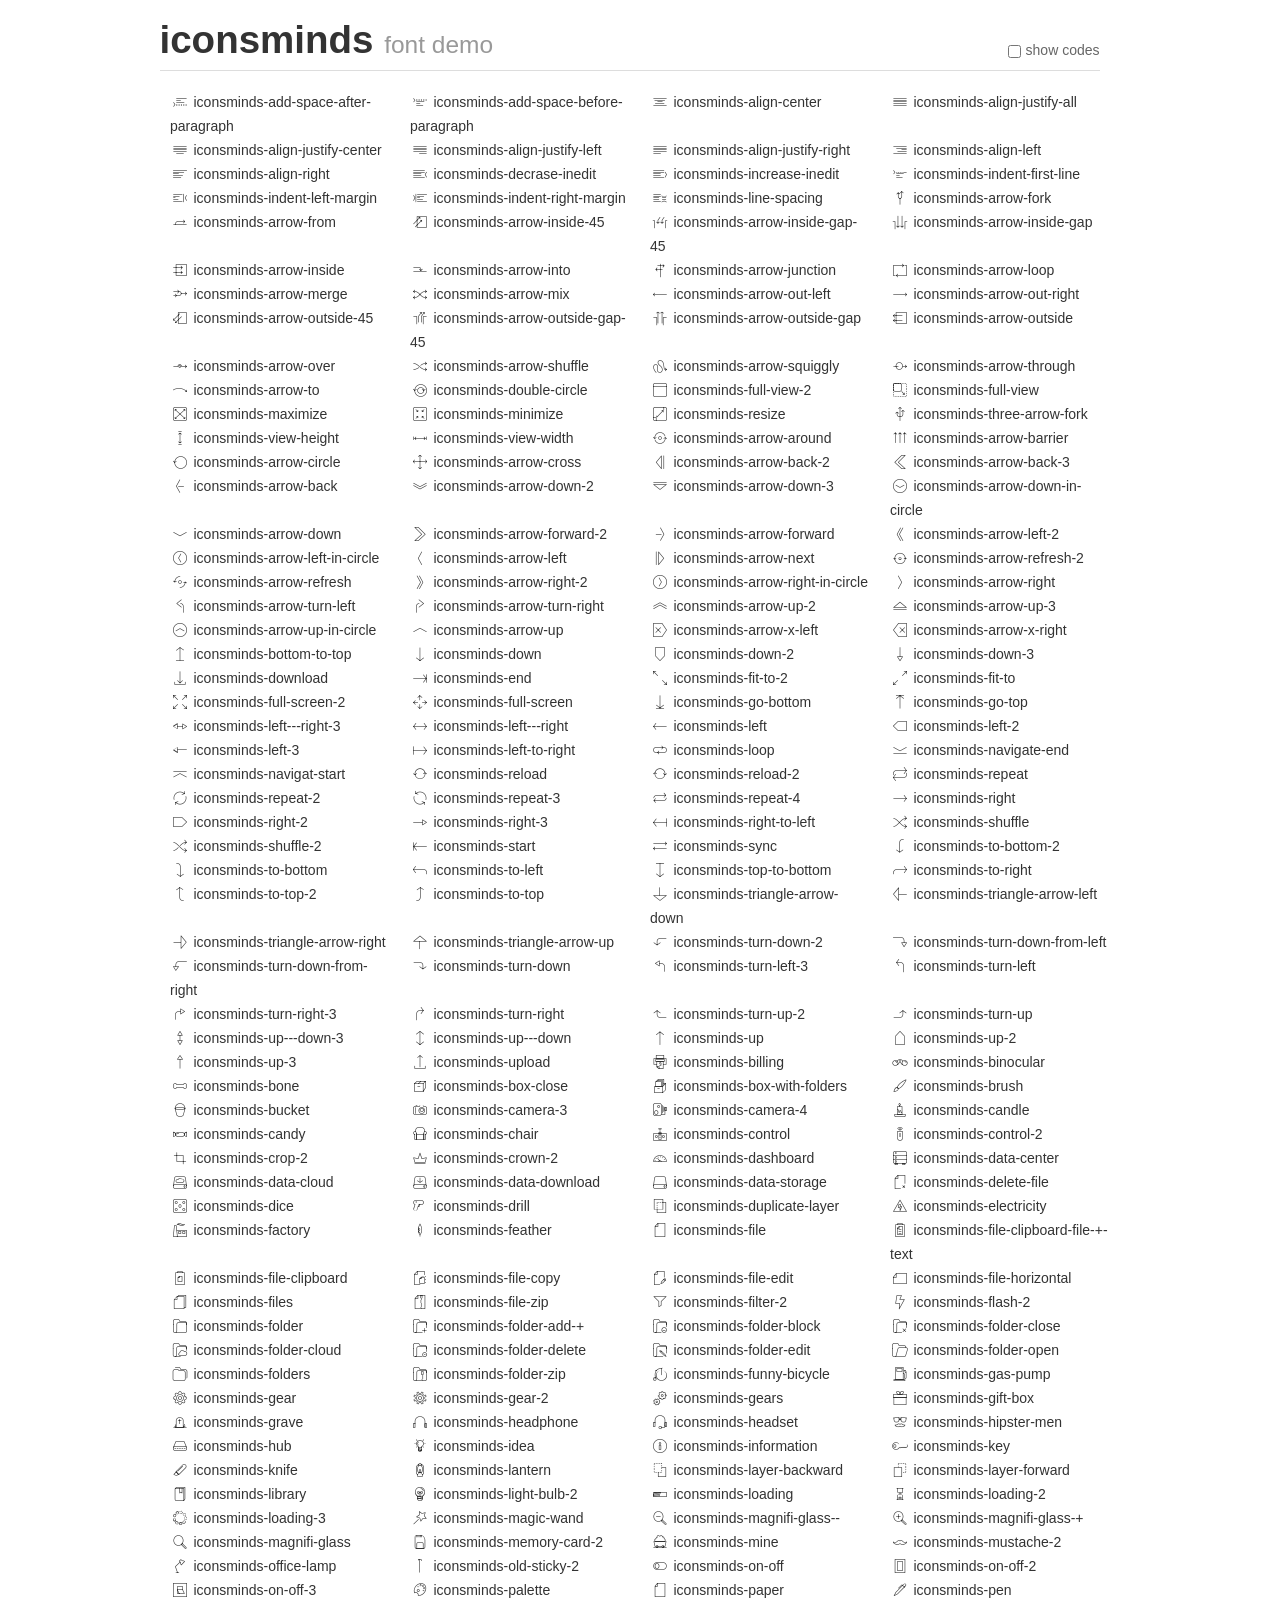
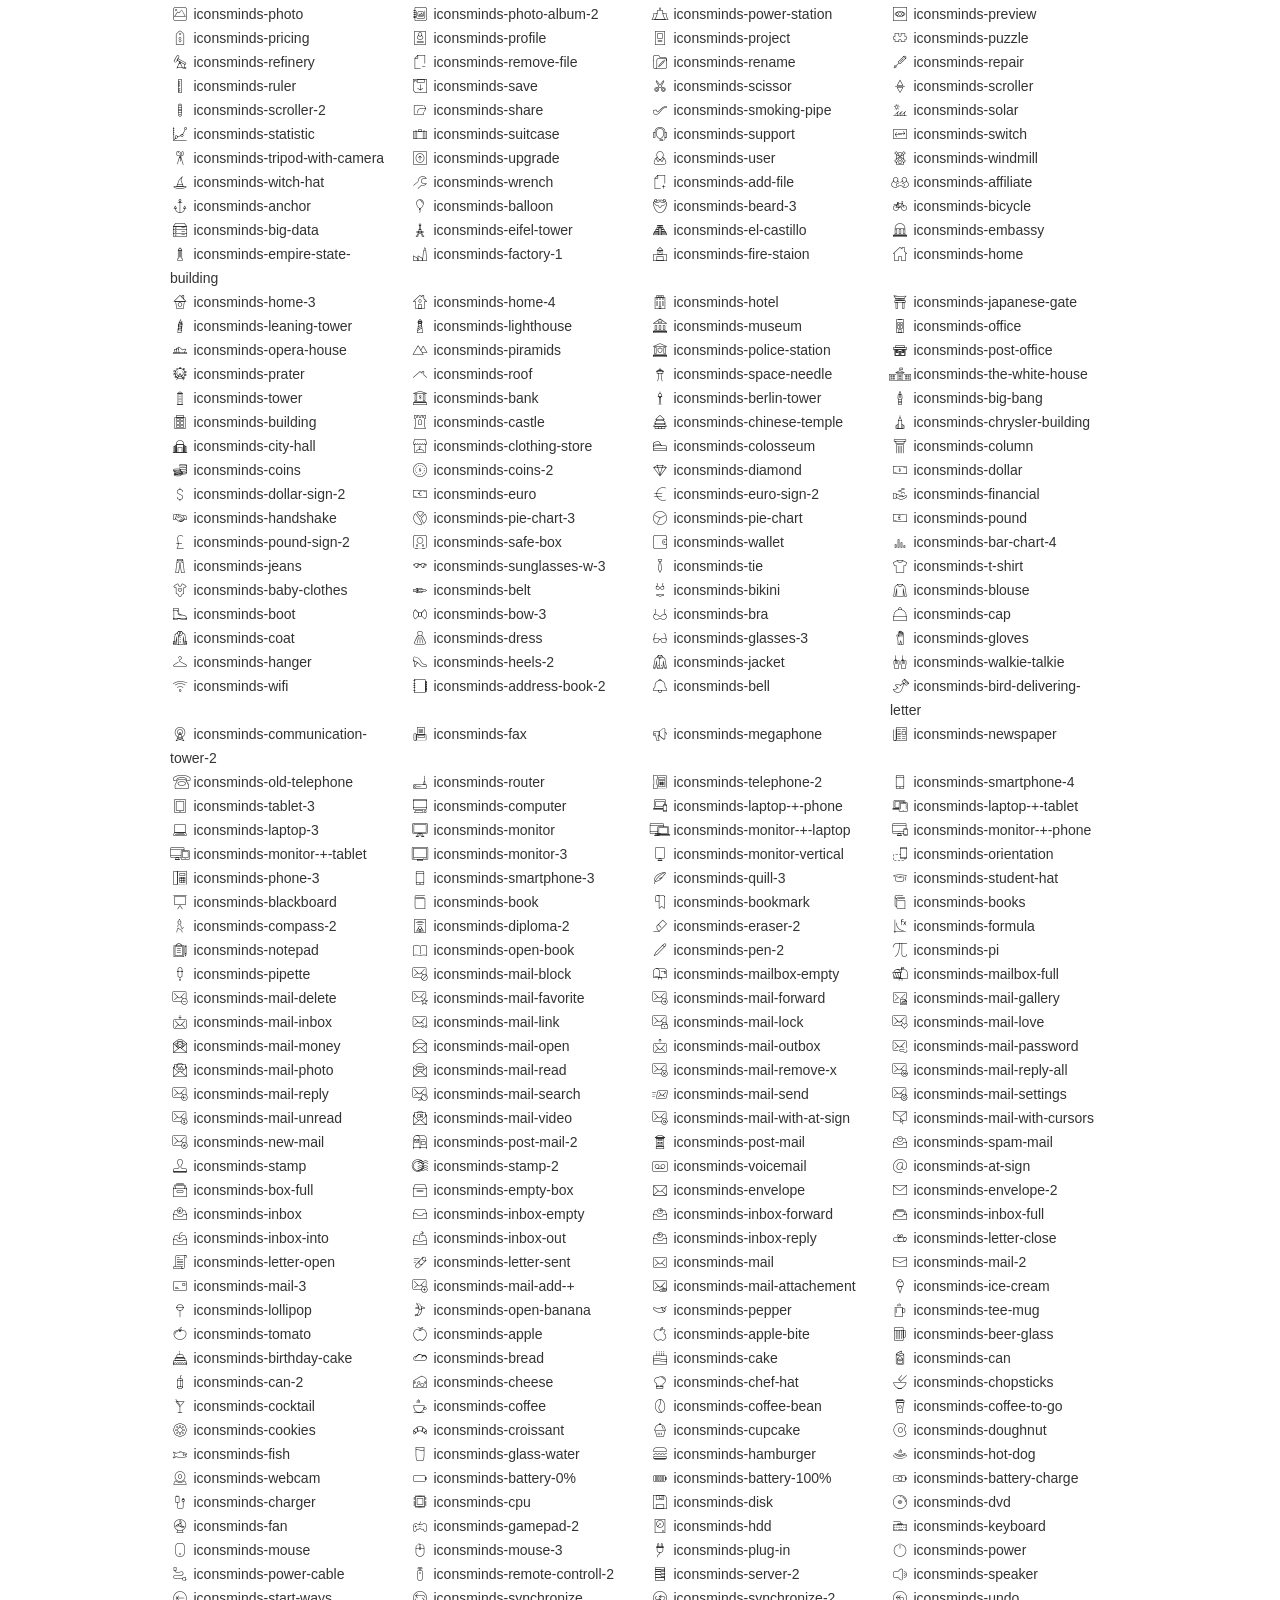
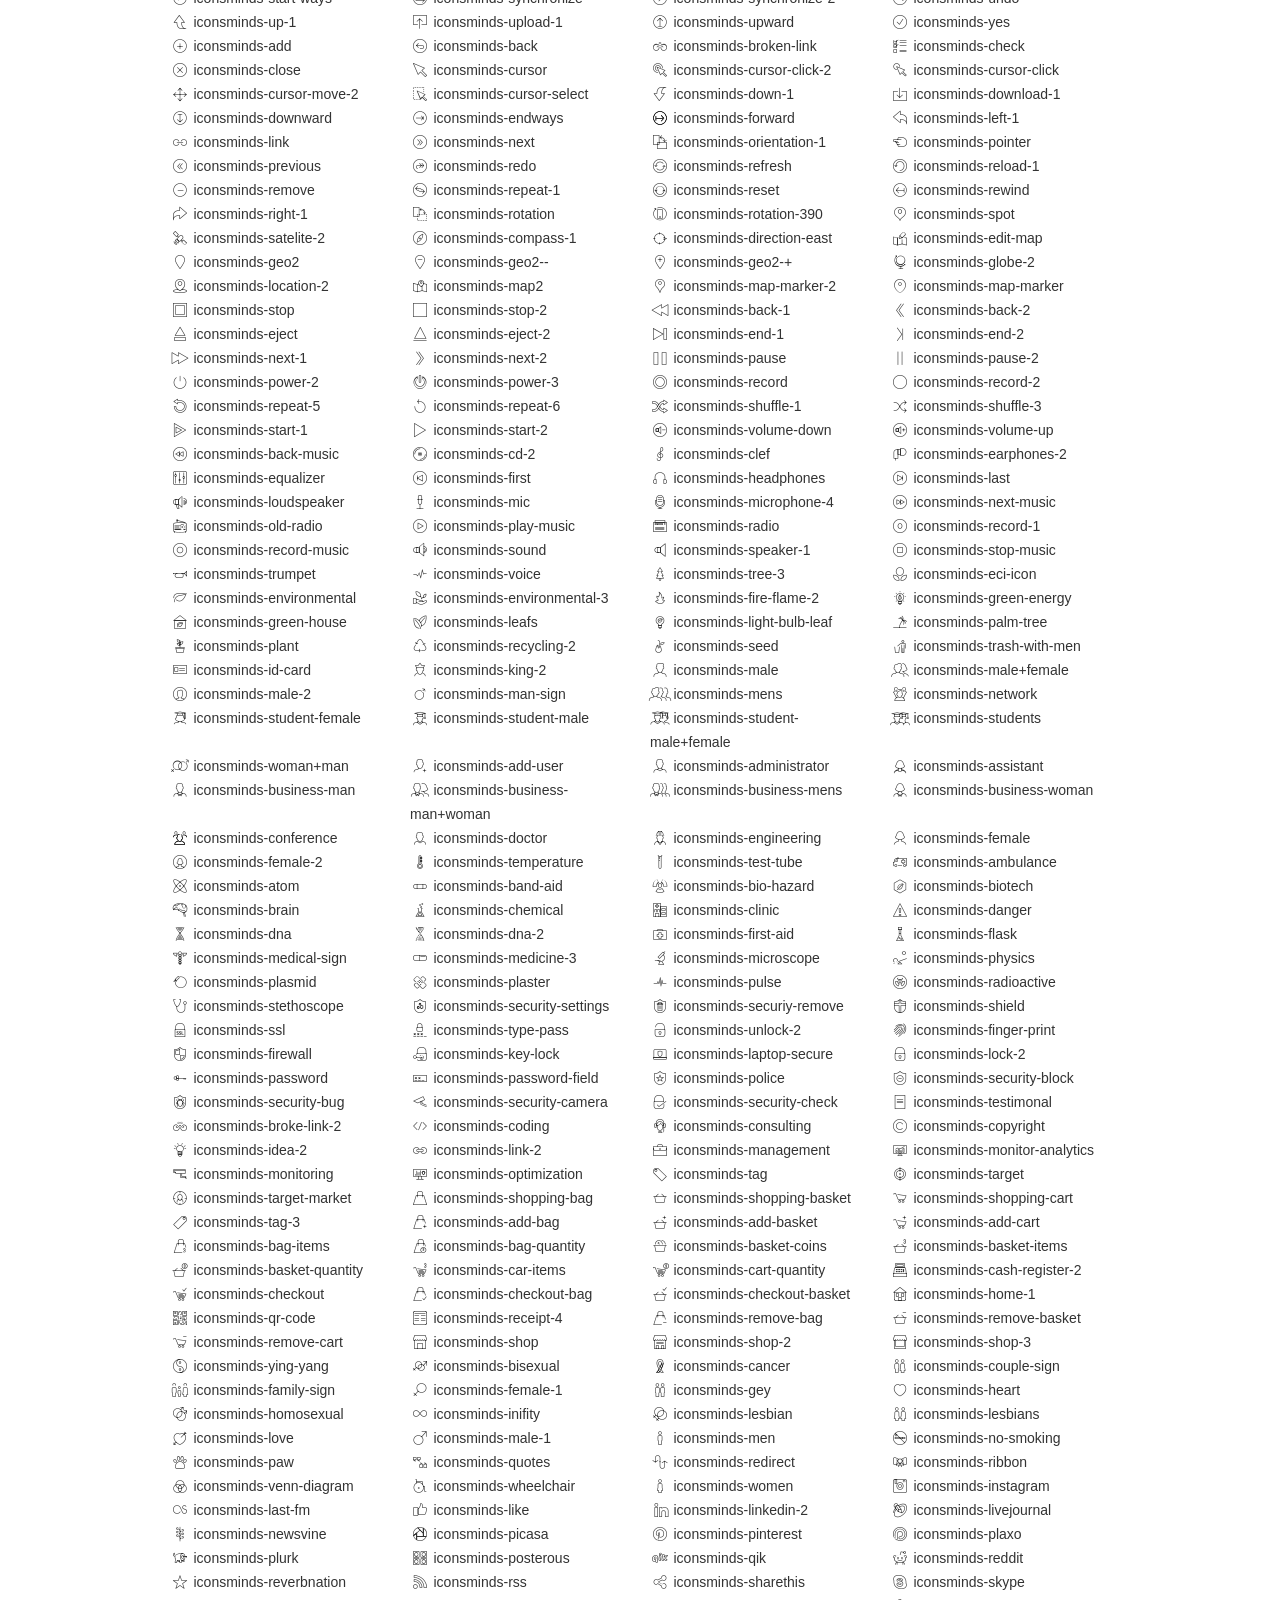
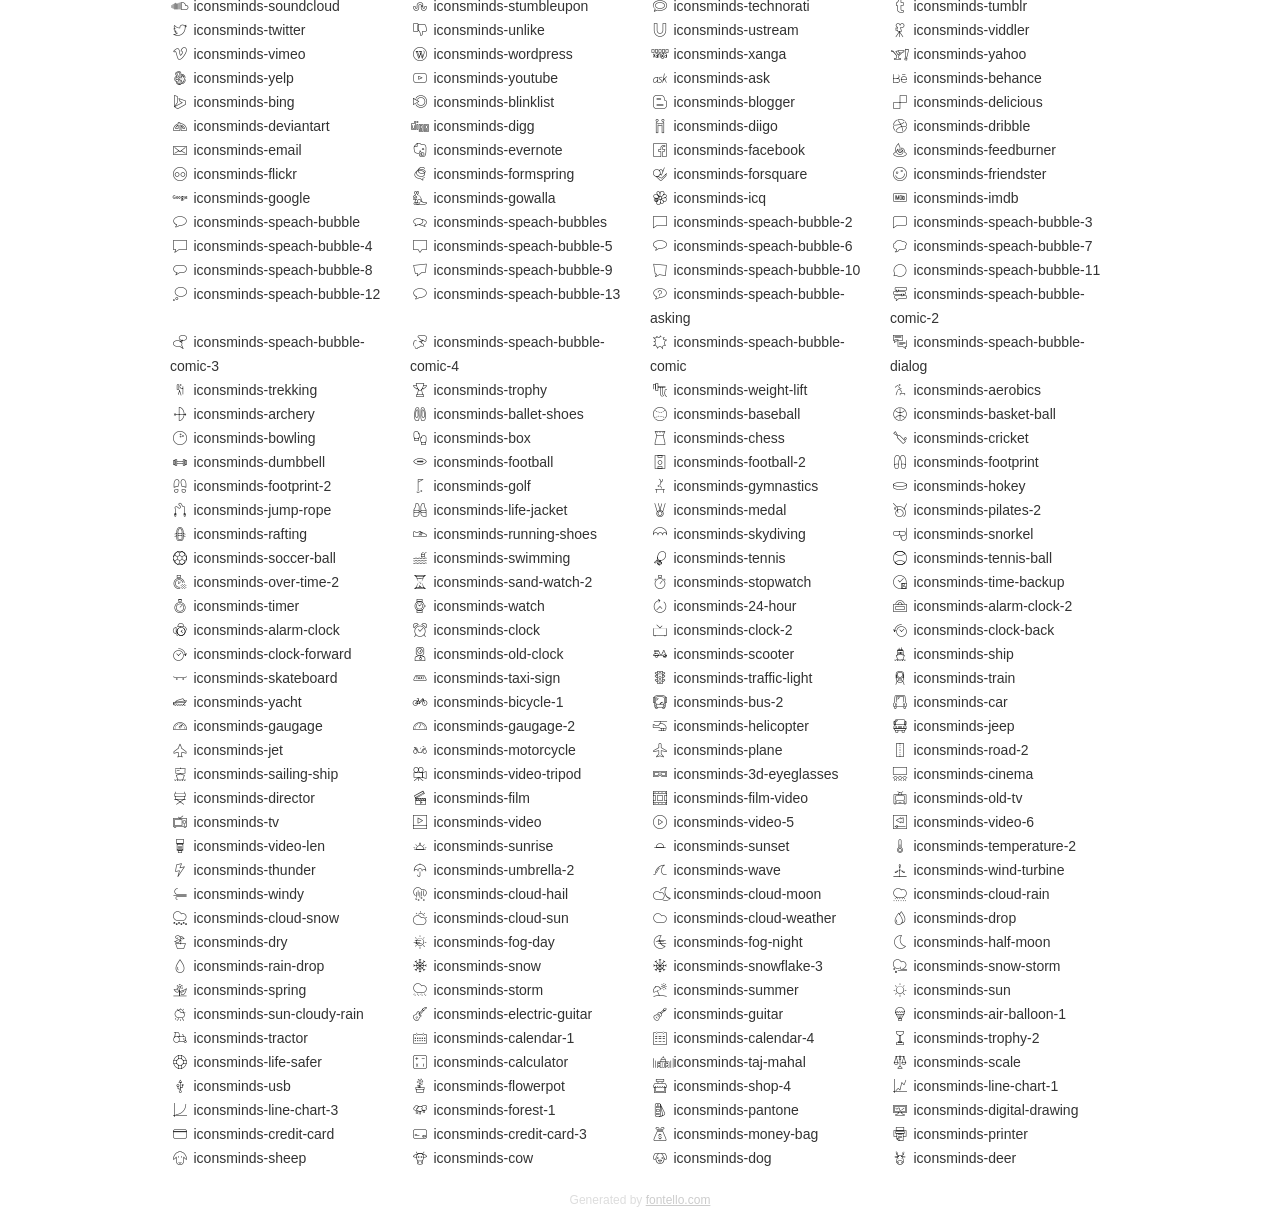
<file: font/iconsmind-s/demo.html>
<!DOCTYPE html>
<html>
  <head><!--[if lt IE 9]><script language="javascript" type="text/javascript" src="//html5shim.googlecode.com/svn/trunk/html5.js"></script><![endif]-->
    <meta charset="UTF-8"><style>/*
 * Bootstrap v2.2.1
 *
 * Copyright 2012 Twitter, Inc
 * Licensed under the Apache License v2.0
 * http://www.apache.org/licenses/LICENSE-2.0
 *
 * Designed and built with all the love in the world @twitter by @mdo and @fat.
 */
.clearfix {
  *zoom: 1;
}
.clearfix:before,
.clearfix:after {
  display: table;
  content: "";
  line-height: 0;
}
.clearfix:after {
  clear: both;
}
html {
  font-size: 100%;
  -webkit-text-size-adjust: 100%;
  -ms-text-size-adjust: 100%;
}
a:focus {
  outline: thin dotted #333;
  outline: 5px auto -webkit-focus-ring-color;
  outline-offset: -2px;
}
a:hover,
a:active {
  outline: 0;
}
button,
input,
select,
textarea {
  margin: 0;
  font-size: 100%;
  vertical-align: middle;
}
button,
input {
  *overflow: visible;
  line-height: normal;
}
button::-moz-focus-inner,
input::-moz-focus-inner {
  padding: 0;
  border: 0;
}
body {
  margin: 0;
  font-family: "Helvetica Neue", Helvetica, Arial, sans-serif;
  font-size: 14px;
  line-height: 20px;
  color: #333;
  background-color: #fff;
}
a {
  color: #08c;
  text-decoration: none;
}
a:hover {
  color: #005580;
  text-decoration: underline;
}
.row {
  margin-left: -20px;
  *zoom: 1;
}
.row:before,
.row:after {
  display: table;
  content: "";
  line-height: 0;
}
.row:after {
  clear: both;
}
[class*="span"] {
  float: left;
  min-height: 1px;
  margin-left: 20px;
}
.container,
.navbar-static-top .container,
.navbar-fixed-top .container,
.navbar-fixed-bottom .container {
  width: 940px;
}
.span12 {
  width: 940px;
}
.span11 {
  width: 860px;
}
.span10 {
  width: 780px;
}
.span9 {
  width: 700px;
}
.span8 {
  width: 620px;
}
.span7 {
  width: 540px;
}
.span6 {
  width: 460px;
}
.span5 {
  width: 380px;
}
.span4 {
  width: 300px;
}
.span3 {
  width: 220px;
}
.span2 {
  width: 140px;
}
.span1 {
  width: 60px;
}
[class*="span"].pull-right,
.row-fluid [class*="span"].pull-right {
  float: right;
}
.container {
  margin-right: auto;
  margin-left: auto;
  *zoom: 1;
}
.container:before,
.container:after {
  display: table;
  content: "";
  line-height: 0;
}
.container:after {
  clear: both;
}
p {
  margin: 0 0 10px;
}
.lead {
  margin-bottom: 20px;
  font-size: 21px;
  font-weight: 200;
  line-height: 30px;
}
small {
  font-size: 85%;
}
h1 {
  margin: 10px 0;
  font-family: inherit;
  font-weight: bold;
  line-height: 20px;
  color: inherit;
  text-rendering: optimizelegibility;
}
h1 small {
  font-weight: normal;
  line-height: 1;
  color: #999;
}
h1 {
  line-height: 40px;
}
h1 {
  font-size: 38.5px;
}
h1 small {
  font-size: 24.5px;
}
body {
  margin-top: 90px;
}
.header {
  position: fixed;
  top: 0;
  left: 50%;
  margin-left: -480px;
  background-color: #fff;
  border-bottom: 1px solid #ddd;
  padding-top: 10px;
  z-index: 10;
}
.footer {
  color: #ddd;
  font-size: 12px;
  text-align: center;
  margin-top: 20px;
}
.footer a {
  color: #ccc;
  text-decoration: underline;
}
.the-icons {
  font-size: 14px;
  line-height: 24px;
}
.switch {
  position: absolute;
  right: 0;
  bottom: 10px;
  color: #666;
}
.switch input {
  margin-right: 0.3em;
}
.codesOn .i-name {
  display: none;
}
.codesOn .i-code {
  display: inline;
}
.i-code {
  display: none;
}
@font-face {
      font-family: 'iconsminds';
      src: url('./font/iconsminds.eot?38435065');
      src: url('./font/iconsminds.eot?38435065#iefix') format('embedded-opentype'),
           url('./font/iconsminds.woff?38435065') format('woff'),
           url('./font/iconsminds.ttf?38435065') format('truetype'),
           url('./font/iconsminds.svg?38435065#iconsminds') format('svg');
      font-weight: normal;
      font-style: normal;
    }
     
     
    .demo-icon
    {
      font-family: "iconsminds";
      font-style: normal;
      font-weight: normal;
      speak: none;
     
      display: inline-block;
      text-decoration: inherit;
      width: 1em;
      margin-right: .2em;
      text-align: center;
      /* opacity: .8; */
     
      /* For safety - reset parent styles, that can break glyph codes*/
      font-variant: normal;
      text-transform: none;
     
      /* fix buttons height, for twitter bootstrap */
      line-height: 1em;
     
      /* Animation center compensation - margins should be symmetric */
      /* remove if not needed */
      margin-left: .2em;
     
      /* You can be more comfortable with increased icons size */
      /* font-size: 120%; */
     
      /* Font smoothing. That was taken from TWBS */
      -webkit-font-smoothing: antialiased;
      -moz-osx-font-smoothing: grayscale;
     
      /* Uncomment for 3D effect */
      /* text-shadow: 1px 1px 1px rgba(127, 127, 127, 0.3); */
    }
     </style>
    <link rel="stylesheet" href="css/animation.css"><!--[if IE 7]><link rel="stylesheet" href="css/" + font.fontname + "-ie7.css"><![endif]-->
    <script>
      function toggleCodes(on) {
        var obj = document.getElementById('icons');
      
        if (on) {
          obj.className += ' codesOn';
        } else {
          obj.className = obj.className.replace(' codesOn', '');
        }
      }
      
    </script>
  </head>
  <body>
    <div class="container header">
      <h1>iconsminds <small>font demo</small></h1>
      <label class="switch">
        <input type="checkbox" onclick="toggleCodes(this.checked)">show codes
      </label>
    </div>
    <div class="container" id="icons">
      <div class="row">
        <div class="the-icons span3" title="Code: 0xe800"><i class="demo-icon iconsminds-add-space-after-paragraph">&#xe800;</i> <span class="i-name">iconsminds-add-space-after-paragraph</span><span class="i-code">0xe800</span></div>
        <div class="the-icons span3" title="Code: 0xe801"><i class="demo-icon iconsminds-add-space-before-paragraph">&#xe801;</i> <span class="i-name">iconsminds-add-space-before-paragraph</span><span class="i-code">0xe801</span></div>
        <div class="the-icons span3" title="Code: 0xe802"><i class="demo-icon iconsminds-align-center">&#xe802;</i> <span class="i-name">iconsminds-align-center</span><span class="i-code">0xe802</span></div>
        <div class="the-icons span3" title="Code: 0xe803"><i class="demo-icon iconsminds-align-justify-all">&#xe803;</i> <span class="i-name">iconsminds-align-justify-all</span><span class="i-code">0xe803</span></div>
      </div>
      <div class="row">
        <div class="the-icons span3" title="Code: 0xe804"><i class="demo-icon iconsminds-align-justify-center">&#xe804;</i> <span class="i-name">iconsminds-align-justify-center</span><span class="i-code">0xe804</span></div>
        <div class="the-icons span3" title="Code: 0xe805"><i class="demo-icon iconsminds-align-justify-left">&#xe805;</i> <span class="i-name">iconsminds-align-justify-left</span><span class="i-code">0xe805</span></div>
        <div class="the-icons span3" title="Code: 0xe806"><i class="demo-icon iconsminds-align-justify-right">&#xe806;</i> <span class="i-name">iconsminds-align-justify-right</span><span class="i-code">0xe806</span></div>
        <div class="the-icons span3" title="Code: 0xe807"><i class="demo-icon iconsminds-align-left">&#xe807;</i> <span class="i-name">iconsminds-align-left</span><span class="i-code">0xe807</span></div>
      </div>
      <div class="row">
        <div class="the-icons span3" title="Code: 0xe808"><i class="demo-icon iconsminds-align-right">&#xe808;</i> <span class="i-name">iconsminds-align-right</span><span class="i-code">0xe808</span></div>
        <div class="the-icons span3" title="Code: 0xe809"><i class="demo-icon iconsminds-decrase-inedit">&#xe809;</i> <span class="i-name">iconsminds-decrase-inedit</span><span class="i-code">0xe809</span></div>
        <div class="the-icons span3" title="Code: 0xe80a"><i class="demo-icon iconsminds-increase-inedit">&#xe80a;</i> <span class="i-name">iconsminds-increase-inedit</span><span class="i-code">0xe80a</span></div>
        <div class="the-icons span3" title="Code: 0xe80b"><i class="demo-icon iconsminds-indent-first-line">&#xe80b;</i> <span class="i-name">iconsminds-indent-first-line</span><span class="i-code">0xe80b</span></div>
      </div>
      <div class="row">
        <div class="the-icons span3" title="Code: 0xe80c"><i class="demo-icon iconsminds-indent-left-margin">&#xe80c;</i> <span class="i-name">iconsminds-indent-left-margin</span><span class="i-code">0xe80c</span></div>
        <div class="the-icons span3" title="Code: 0xe80d"><i class="demo-icon iconsminds-indent-right-margin">&#xe80d;</i> <span class="i-name">iconsminds-indent-right-margin</span><span class="i-code">0xe80d</span></div>
        <div class="the-icons span3" title="Code: 0xe80e"><i class="demo-icon iconsminds-line-spacing">&#xe80e;</i> <span class="i-name">iconsminds-line-spacing</span><span class="i-code">0xe80e</span></div>
        <div class="the-icons span3" title="Code: 0xe80f"><i class="demo-icon iconsminds-arrow-fork">&#xe80f;</i> <span class="i-name">iconsminds-arrow-fork</span><span class="i-code">0xe80f</span></div>
      </div>
      <div class="row">
        <div class="the-icons span3" title="Code: 0xe810"><i class="demo-icon iconsminds-arrow-from">&#xe810;</i> <span class="i-name">iconsminds-arrow-from</span><span class="i-code">0xe810</span></div>
        <div class="the-icons span3" title="Code: 0xe811"><i class="demo-icon iconsminds-arrow-inside-45">&#xe811;</i> <span class="i-name">iconsminds-arrow-inside-45</span><span class="i-code">0xe811</span></div>
        <div class="the-icons span3" title="Code: 0xe812"><i class="demo-icon iconsminds-arrow-inside-gap-45">&#xe812;</i> <span class="i-name">iconsminds-arrow-inside-gap-45</span><span class="i-code">0xe812</span></div>
        <div class="the-icons span3" title="Code: 0xe813"><i class="demo-icon iconsminds-arrow-inside-gap">&#xe813;</i> <span class="i-name">iconsminds-arrow-inside-gap</span><span class="i-code">0xe813</span></div>
      </div>
      <div class="row">
        <div class="the-icons span3" title="Code: 0xe814"><i class="demo-icon iconsminds-arrow-inside">&#xe814;</i> <span class="i-name">iconsminds-arrow-inside</span><span class="i-code">0xe814</span></div>
        <div class="the-icons span3" title="Code: 0xe815"><i class="demo-icon iconsminds-arrow-into">&#xe815;</i> <span class="i-name">iconsminds-arrow-into</span><span class="i-code">0xe815</span></div>
        <div class="the-icons span3" title="Code: 0xe817"><i class="demo-icon iconsminds-arrow-junction">&#xe817;</i> <span class="i-name">iconsminds-arrow-junction</span><span class="i-code">0xe817</span></div>
        <div class="the-icons span3" title="Code: 0xe818"><i class="demo-icon iconsminds-arrow-loop">&#xe818;</i> <span class="i-name">iconsminds-arrow-loop</span><span class="i-code">0xe818</span></div>
      </div>
      <div class="row">
        <div class="the-icons span3" title="Code: 0xe819"><i class="demo-icon iconsminds-arrow-merge">&#xe819;</i> <span class="i-name">iconsminds-arrow-merge</span><span class="i-code">0xe819</span></div>
        <div class="the-icons span3" title="Code: 0xe81a"><i class="demo-icon iconsminds-arrow-mix">&#xe81a;</i> <span class="i-name">iconsminds-arrow-mix</span><span class="i-code">0xe81a</span></div>
        <div class="the-icons span3" title="Code: 0xe81b"><i class="demo-icon iconsminds-arrow-out-left">&#xe81b;</i> <span class="i-name">iconsminds-arrow-out-left</span><span class="i-code">0xe81b</span></div>
        <div class="the-icons span3" title="Code: 0xe81c"><i class="demo-icon iconsminds-arrow-out-right">&#xe81c;</i> <span class="i-name">iconsminds-arrow-out-right</span><span class="i-code">0xe81c</span></div>
      </div>
      <div class="row">
        <div class="the-icons span3" title="Code: 0xe81d"><i class="demo-icon iconsminds-arrow-outside-45">&#xe81d;</i> <span class="i-name">iconsminds-arrow-outside-45</span><span class="i-code">0xe81d</span></div>
        <div class="the-icons span3" title="Code: 0xe81e"><i class="demo-icon iconsminds-arrow-outside-gap-45">&#xe81e;</i> <span class="i-name">iconsminds-arrow-outside-gap-45</span><span class="i-code">0xe81e</span></div>
        <div class="the-icons span3" title="Code: 0xe81f"><i class="demo-icon iconsminds-arrow-outside-gap">&#xe81f;</i> <span class="i-name">iconsminds-arrow-outside-gap</span><span class="i-code">0xe81f</span></div>
        <div class="the-icons span3" title="Code: 0xe820"><i class="demo-icon iconsminds-arrow-outside">&#xe820;</i> <span class="i-name">iconsminds-arrow-outside</span><span class="i-code">0xe820</span></div>
      </div>
      <div class="row">
        <div class="the-icons span3" title="Code: 0xe821"><i class="demo-icon iconsminds-arrow-over">&#xe821;</i> <span class="i-name">iconsminds-arrow-over</span><span class="i-code">0xe821</span></div>
        <div class="the-icons span3" title="Code: 0xe822"><i class="demo-icon iconsminds-arrow-shuffle">&#xe822;</i> <span class="i-name">iconsminds-arrow-shuffle</span><span class="i-code">0xe822</span></div>
        <div class="the-icons span3" title="Code: 0xe823"><i class="demo-icon iconsminds-arrow-squiggly">&#xe823;</i> <span class="i-name">iconsminds-arrow-squiggly</span><span class="i-code">0xe823</span></div>
        <div class="the-icons span3" title="Code: 0xe824"><i class="demo-icon iconsminds-arrow-through">&#xe824;</i> <span class="i-name">iconsminds-arrow-through</span><span class="i-code">0xe824</span></div>
      </div>
      <div class="row">
        <div class="the-icons span3" title="Code: 0xe825"><i class="demo-icon iconsminds-arrow-to">&#xe825;</i> <span class="i-name">iconsminds-arrow-to</span><span class="i-code">0xe825</span></div>
        <div class="the-icons span3" title="Code: 0xe826"><i class="demo-icon iconsminds-double-circle">&#xe826;</i> <span class="i-name">iconsminds-double-circle</span><span class="i-code">0xe826</span></div>
        <div class="the-icons span3" title="Code: 0xe827"><i class="demo-icon iconsminds-full-view-2">&#xe827;</i> <span class="i-name">iconsminds-full-view-2</span><span class="i-code">0xe827</span></div>
        <div class="the-icons span3" title="Code: 0xe828"><i class="demo-icon iconsminds-full-view">&#xe828;</i> <span class="i-name">iconsminds-full-view</span><span class="i-code">0xe828</span></div>
      </div>
      <div class="row">
        <div class="the-icons span3" title="Code: 0xe829"><i class="demo-icon iconsminds-maximize">&#xe829;</i> <span class="i-name">iconsminds-maximize</span><span class="i-code">0xe829</span></div>
        <div class="the-icons span3" title="Code: 0xe82a"><i class="demo-icon iconsminds-minimize">&#xe82a;</i> <span class="i-name">iconsminds-minimize</span><span class="i-code">0xe82a</span></div>
        <div class="the-icons span3" title="Code: 0xe82b"><i class="demo-icon iconsminds-resize">&#xe82b;</i> <span class="i-name">iconsminds-resize</span><span class="i-code">0xe82b</span></div>
        <div class="the-icons span3" title="Code: 0xe82c"><i class="demo-icon iconsminds-three-arrow-fork">&#xe82c;</i> <span class="i-name">iconsminds-three-arrow-fork</span><span class="i-code">0xe82c</span></div>
      </div>
      <div class="row">
        <div class="the-icons span3" title="Code: 0xe82d"><i class="demo-icon iconsminds-view-height">&#xe82d;</i> <span class="i-name">iconsminds-view-height</span><span class="i-code">0xe82d</span></div>
        <div class="the-icons span3" title="Code: 0xe82e"><i class="demo-icon iconsminds-view-width">&#xe82e;</i> <span class="i-name">iconsminds-view-width</span><span class="i-code">0xe82e</span></div>
        <div class="the-icons span3" title="Code: 0xe82f"><i class="demo-icon iconsminds-arrow-around">&#xe82f;</i> <span class="i-name">iconsminds-arrow-around</span><span class="i-code">0xe82f</span></div>
        <div class="the-icons span3" title="Code: 0xe830"><i class="demo-icon iconsminds-arrow-barrier">&#xe830;</i> <span class="i-name">iconsminds-arrow-barrier</span><span class="i-code">0xe830</span></div>
      </div>
      <div class="row">
        <div class="the-icons span3" title="Code: 0xe831"><i class="demo-icon iconsminds-arrow-circle">&#xe831;</i> <span class="i-name">iconsminds-arrow-circle</span><span class="i-code">0xe831</span></div>
        <div class="the-icons span3" title="Code: 0xe832"><i class="demo-icon iconsminds-arrow-cross">&#xe832;</i> <span class="i-name">iconsminds-arrow-cross</span><span class="i-code">0xe832</span></div>
        <div class="the-icons span3" title="Code: 0xe833"><i class="demo-icon iconsminds-arrow-back-2">&#xe833;</i> <span class="i-name">iconsminds-arrow-back-2</span><span class="i-code">0xe833</span></div>
        <div class="the-icons span3" title="Code: 0xe834"><i class="demo-icon iconsminds-arrow-back-3">&#xe834;</i> <span class="i-name">iconsminds-arrow-back-3</span><span class="i-code">0xe834</span></div>
      </div>
      <div class="row">
        <div class="the-icons span3" title="Code: 0xe835"><i class="demo-icon iconsminds-arrow-back">&#xe835;</i> <span class="i-name">iconsminds-arrow-back</span><span class="i-code">0xe835</span></div>
        <div class="the-icons span3" title="Code: 0xe836"><i class="demo-icon iconsminds-arrow-down-2">&#xe836;</i> <span class="i-name">iconsminds-arrow-down-2</span><span class="i-code">0xe836</span></div>
        <div class="the-icons span3" title="Code: 0xe837"><i class="demo-icon iconsminds-arrow-down-3">&#xe837;</i> <span class="i-name">iconsminds-arrow-down-3</span><span class="i-code">0xe837</span></div>
        <div class="the-icons span3" title="Code: 0xe838"><i class="demo-icon iconsminds-arrow-down-in-circle">&#xe838;</i> <span class="i-name">iconsminds-arrow-down-in-circle</span><span class="i-code">0xe838</span></div>
      </div>
      <div class="row">
        <div class="the-icons span3" title="Code: 0xe839"><i class="demo-icon iconsminds-arrow-down">&#xe839;</i> <span class="i-name">iconsminds-arrow-down</span><span class="i-code">0xe839</span></div>
        <div class="the-icons span3" title="Code: 0xe83a"><i class="demo-icon iconsminds-arrow-forward-2">&#xe83a;</i> <span class="i-name">iconsminds-arrow-forward-2</span><span class="i-code">0xe83a</span></div>
        <div class="the-icons span3" title="Code: 0xe83b"><i class="demo-icon iconsminds-arrow-forward">&#xe83b;</i> <span class="i-name">iconsminds-arrow-forward</span><span class="i-code">0xe83b</span></div>
        <div class="the-icons span3" title="Code: 0xe83c"><i class="demo-icon iconsminds-arrow-left-2">&#xe83c;</i> <span class="i-name">iconsminds-arrow-left-2</span><span class="i-code">0xe83c</span></div>
      </div>
      <div class="row">
        <div class="the-icons span3" title="Code: 0xe83d"><i class="demo-icon iconsminds-arrow-left-in-circle">&#xe83d;</i> <span class="i-name">iconsminds-arrow-left-in-circle</span><span class="i-code">0xe83d</span></div>
        <div class="the-icons span3" title="Code: 0xe83e"><i class="demo-icon iconsminds-arrow-left">&#xe83e;</i> <span class="i-name">iconsminds-arrow-left</span><span class="i-code">0xe83e</span></div>
        <div class="the-icons span3" title="Code: 0xe83f"><i class="demo-icon iconsminds-arrow-next">&#xe83f;</i> <span class="i-name">iconsminds-arrow-next</span><span class="i-code">0xe83f</span></div>
        <div class="the-icons span3" title="Code: 0xe840"><i class="demo-icon iconsminds-arrow-refresh-2">&#xe840;</i> <span class="i-name">iconsminds-arrow-refresh-2</span><span class="i-code">0xe840</span></div>
      </div>
      <div class="row">
        <div class="the-icons span3" title="Code: 0xe841"><i class="demo-icon iconsminds-arrow-refresh">&#xe841;</i> <span class="i-name">iconsminds-arrow-refresh</span><span class="i-code">0xe841</span></div>
        <div class="the-icons span3" title="Code: 0xe842"><i class="demo-icon iconsminds-arrow-right-2">&#xe842;</i> <span class="i-name">iconsminds-arrow-right-2</span><span class="i-code">0xe842</span></div>
        <div class="the-icons span3" title="Code: 0xe843"><i class="demo-icon iconsminds-arrow-right-in-circle">&#xe843;</i> <span class="i-name">iconsminds-arrow-right-in-circle</span><span class="i-code">0xe843</span></div>
        <div class="the-icons span3" title="Code: 0xe844"><i class="demo-icon iconsminds-arrow-right">&#xe844;</i> <span class="i-name">iconsminds-arrow-right</span><span class="i-code">0xe844</span></div>
      </div>
      <div class="row">
        <div class="the-icons span3" title="Code: 0xe845"><i class="demo-icon iconsminds-arrow-turn-left">&#xe845;</i> <span class="i-name">iconsminds-arrow-turn-left</span><span class="i-code">0xe845</span></div>
        <div class="the-icons span3" title="Code: 0xe846"><i class="demo-icon iconsminds-arrow-turn-right">&#xe846;</i> <span class="i-name">iconsminds-arrow-turn-right</span><span class="i-code">0xe846</span></div>
        <div class="the-icons span3" title="Code: 0xe847"><i class="demo-icon iconsminds-arrow-up-2">&#xe847;</i> <span class="i-name">iconsminds-arrow-up-2</span><span class="i-code">0xe847</span></div>
        <div class="the-icons span3" title="Code: 0xe848"><i class="demo-icon iconsminds-arrow-up-3">&#xe848;</i> <span class="i-name">iconsminds-arrow-up-3</span><span class="i-code">0xe848</span></div>
      </div>
      <div class="row">
        <div class="the-icons span3" title="Code: 0xe849"><i class="demo-icon iconsminds-arrow-up-in-circle">&#xe849;</i> <span class="i-name">iconsminds-arrow-up-in-circle</span><span class="i-code">0xe849</span></div>
        <div class="the-icons span3" title="Code: 0xe84a"><i class="demo-icon iconsminds-arrow-up">&#xe84a;</i> <span class="i-name">iconsminds-arrow-up</span><span class="i-code">0xe84a</span></div>
        <div class="the-icons span3" title="Code: 0xe84b"><i class="demo-icon iconsminds-arrow-x-left">&#xe84b;</i> <span class="i-name">iconsminds-arrow-x-left</span><span class="i-code">0xe84b</span></div>
        <div class="the-icons span3" title="Code: 0xe84c"><i class="demo-icon iconsminds-arrow-x-right">&#xe84c;</i> <span class="i-name">iconsminds-arrow-x-right</span><span class="i-code">0xe84c</span></div>
      </div>
      <div class="row">
        <div class="the-icons span3" title="Code: 0xe84d"><i class="demo-icon iconsminds-bottom-to-top">&#xe84d;</i> <span class="i-name">iconsminds-bottom-to-top</span><span class="i-code">0xe84d</span></div>
        <div class="the-icons span3" title="Code: 0xe84e"><i class="demo-icon iconsminds-down">&#xe84e;</i> <span class="i-name">iconsminds-down</span><span class="i-code">0xe84e</span></div>
        <div class="the-icons span3" title="Code: 0xe84f"><i class="demo-icon iconsminds-down-2">&#xe84f;</i> <span class="i-name">iconsminds-down-2</span><span class="i-code">0xe84f</span></div>
        <div class="the-icons span3" title="Code: 0xe850"><i class="demo-icon iconsminds-down-3">&#xe850;</i> <span class="i-name">iconsminds-down-3</span><span class="i-code">0xe850</span></div>
      </div>
      <div class="row">
        <div class="the-icons span3" title="Code: 0xe851"><i class="demo-icon iconsminds-download">&#xe851;</i> <span class="i-name">iconsminds-download</span><span class="i-code">0xe851</span></div>
        <div class="the-icons span3" title="Code: 0xe852"><i class="demo-icon iconsminds-end">&#xe852;</i> <span class="i-name">iconsminds-end</span><span class="i-code">0xe852</span></div>
        <div class="the-icons span3" title="Code: 0xe853"><i class="demo-icon iconsminds-fit-to-2">&#xe853;</i> <span class="i-name">iconsminds-fit-to-2</span><span class="i-code">0xe853</span></div>
        <div class="the-icons span3" title="Code: 0xe854"><i class="demo-icon iconsminds-fit-to">&#xe854;</i> <span class="i-name">iconsminds-fit-to</span><span class="i-code">0xe854</span></div>
      </div>
      <div class="row">
        <div class="the-icons span3" title="Code: 0xe855"><i class="demo-icon iconsminds-full-screen-2">&#xe855;</i> <span class="i-name">iconsminds-full-screen-2</span><span class="i-code">0xe855</span></div>
        <div class="the-icons span3" title="Code: 0xe856"><i class="demo-icon iconsminds-full-screen">&#xe856;</i> <span class="i-name">iconsminds-full-screen</span><span class="i-code">0xe856</span></div>
        <div class="the-icons span3" title="Code: 0xe857"><i class="demo-icon iconsminds-go-bottom">&#xe857;</i> <span class="i-name">iconsminds-go-bottom</span><span class="i-code">0xe857</span></div>
        <div class="the-icons span3" title="Code: 0xe858"><i class="demo-icon iconsminds-go-top">&#xe858;</i> <span class="i-name">iconsminds-go-top</span><span class="i-code">0xe858</span></div>
      </div>
      <div class="row">
        <div class="the-icons span3" title="Code: 0xe859"><i class="demo-icon iconsminds-left---right-3">&#xe859;</i> <span class="i-name">iconsminds-left---right-3</span><span class="i-code">0xe859</span></div>
        <div class="the-icons span3" title="Code: 0xe85a"><i class="demo-icon iconsminds-left---right">&#xe85a;</i> <span class="i-name">iconsminds-left---right</span><span class="i-code">0xe85a</span></div>
        <div class="the-icons span3" title="Code: 0xe85b"><i class="demo-icon iconsminds-left">&#xe85b;</i> <span class="i-name">iconsminds-left</span><span class="i-code">0xe85b</span></div>
        <div class="the-icons span3" title="Code: 0xe85c"><i class="demo-icon iconsminds-left-2">&#xe85c;</i> <span class="i-name">iconsminds-left-2</span><span class="i-code">0xe85c</span></div>
      </div>
      <div class="row">
        <div class="the-icons span3" title="Code: 0xe85d"><i class="demo-icon iconsminds-left-3">&#xe85d;</i> <span class="i-name">iconsminds-left-3</span><span class="i-code">0xe85d</span></div>
        <div class="the-icons span3" title="Code: 0xe85e"><i class="demo-icon iconsminds-left-to-right">&#xe85e;</i> <span class="i-name">iconsminds-left-to-right</span><span class="i-code">0xe85e</span></div>
        <div class="the-icons span3" title="Code: 0xe85f"><i class="demo-icon iconsminds-loop">&#xe85f;</i> <span class="i-name">iconsminds-loop</span><span class="i-code">0xe85f</span></div>
        <div class="the-icons span3" title="Code: 0xe860"><i class="demo-icon iconsminds-navigate-end">&#xe860;</i> <span class="i-name">iconsminds-navigate-end</span><span class="i-code">0xe860</span></div>
      </div>
      <div class="row">
        <div class="the-icons span3" title="Code: 0xe861"><i class="demo-icon iconsminds-navigat-start">&#xe861;</i> <span class="i-name">iconsminds-navigat-start</span><span class="i-code">0xe861</span></div>
        <div class="the-icons span3" title="Code: 0xe862"><i class="demo-icon iconsminds-reload">&#xe862;</i> <span class="i-name">iconsminds-reload</span><span class="i-code">0xe862</span></div>
        <div class="the-icons span3" title="Code: 0xe863"><i class="demo-icon iconsminds-reload-2">&#xe863;</i> <span class="i-name">iconsminds-reload-2</span><span class="i-code">0xe863</span></div>
        <div class="the-icons span3" title="Code: 0xe864"><i class="demo-icon iconsminds-repeat">&#xe864;</i> <span class="i-name">iconsminds-repeat</span><span class="i-code">0xe864</span></div>
      </div>
      <div class="row">
        <div class="the-icons span3" title="Code: 0xe865"><i class="demo-icon iconsminds-repeat-2">&#xe865;</i> <span class="i-name">iconsminds-repeat-2</span><span class="i-code">0xe865</span></div>
        <div class="the-icons span3" title="Code: 0xe866"><i class="demo-icon iconsminds-repeat-3">&#xe866;</i> <span class="i-name">iconsminds-repeat-3</span><span class="i-code">0xe866</span></div>
        <div class="the-icons span3" title="Code: 0xe867"><i class="demo-icon iconsminds-repeat-4">&#xe867;</i> <span class="i-name">iconsminds-repeat-4</span><span class="i-code">0xe867</span></div>
        <div class="the-icons span3" title="Code: 0xe868"><i class="demo-icon iconsminds-right">&#xe868;</i> <span class="i-name">iconsminds-right</span><span class="i-code">0xe868</span></div>
      </div>
      <div class="row">
        <div class="the-icons span3" title="Code: 0xe869"><i class="demo-icon iconsminds-right-2">&#xe869;</i> <span class="i-name">iconsminds-right-2</span><span class="i-code">0xe869</span></div>
        <div class="the-icons span3" title="Code: 0xe86a"><i class="demo-icon iconsminds-right-3">&#xe86a;</i> <span class="i-name">iconsminds-right-3</span><span class="i-code">0xe86a</span></div>
        <div class="the-icons span3" title="Code: 0xe86b"><i class="demo-icon iconsminds-right-to-left">&#xe86b;</i> <span class="i-name">iconsminds-right-to-left</span><span class="i-code">0xe86b</span></div>
        <div class="the-icons span3" title="Code: 0xe86c"><i class="demo-icon iconsminds-shuffle">&#xe86c;</i> <span class="i-name">iconsminds-shuffle</span><span class="i-code">0xe86c</span></div>
      </div>
      <div class="row">
        <div class="the-icons span3" title="Code: 0xe86d"><i class="demo-icon iconsminds-shuffle-2">&#xe86d;</i> <span class="i-name">iconsminds-shuffle-2</span><span class="i-code">0xe86d</span></div>
        <div class="the-icons span3" title="Code: 0xe86e"><i class="demo-icon iconsminds-start">&#xe86e;</i> <span class="i-name">iconsminds-start</span><span class="i-code">0xe86e</span></div>
        <div class="the-icons span3" title="Code: 0xe86f"><i class="demo-icon iconsminds-sync">&#xe86f;</i> <span class="i-name">iconsminds-sync</span><span class="i-code">0xe86f</span></div>
        <div class="the-icons span3" title="Code: 0xe870"><i class="demo-icon iconsminds-to-bottom-2">&#xe870;</i> <span class="i-name">iconsminds-to-bottom-2</span><span class="i-code">0xe870</span></div>
      </div>
      <div class="row">
        <div class="the-icons span3" title="Code: 0xe871"><i class="demo-icon iconsminds-to-bottom">&#xe871;</i> <span class="i-name">iconsminds-to-bottom</span><span class="i-code">0xe871</span></div>
        <div class="the-icons span3" title="Code: 0xe872"><i class="demo-icon iconsminds-to-left">&#xe872;</i> <span class="i-name">iconsminds-to-left</span><span class="i-code">0xe872</span></div>
        <div class="the-icons span3" title="Code: 0xe873"><i class="demo-icon iconsminds-top-to-bottom">&#xe873;</i> <span class="i-name">iconsminds-top-to-bottom</span><span class="i-code">0xe873</span></div>
        <div class="the-icons span3" title="Code: 0xe874"><i class="demo-icon iconsminds-to-right">&#xe874;</i> <span class="i-name">iconsminds-to-right</span><span class="i-code">0xe874</span></div>
      </div>
      <div class="row">
        <div class="the-icons span3" title="Code: 0xe875"><i class="demo-icon iconsminds-to-top-2">&#xe875;</i> <span class="i-name">iconsminds-to-top-2</span><span class="i-code">0xe875</span></div>
        <div class="the-icons span3" title="Code: 0xe876"><i class="demo-icon iconsminds-to-top">&#xe876;</i> <span class="i-name">iconsminds-to-top</span><span class="i-code">0xe876</span></div>
        <div class="the-icons span3" title="Code: 0xe877"><i class="demo-icon iconsminds-triangle-arrow-down">&#xe877;</i> <span class="i-name">iconsminds-triangle-arrow-down</span><span class="i-code">0xe877</span></div>
        <div class="the-icons span3" title="Code: 0xe878"><i class="demo-icon iconsminds-triangle-arrow-left">&#xe878;</i> <span class="i-name">iconsminds-triangle-arrow-left</span><span class="i-code">0xe878</span></div>
      </div>
      <div class="row">
        <div class="the-icons span3" title="Code: 0xe879"><i class="demo-icon iconsminds-triangle-arrow-right">&#xe879;</i> <span class="i-name">iconsminds-triangle-arrow-right</span><span class="i-code">0xe879</span></div>
        <div class="the-icons span3" title="Code: 0xe87a"><i class="demo-icon iconsminds-triangle-arrow-up">&#xe87a;</i> <span class="i-name">iconsminds-triangle-arrow-up</span><span class="i-code">0xe87a</span></div>
        <div class="the-icons span3" title="Code: 0xe87b"><i class="demo-icon iconsminds-turn-down-2">&#xe87b;</i> <span class="i-name">iconsminds-turn-down-2</span><span class="i-code">0xe87b</span></div>
        <div class="the-icons span3" title="Code: 0xe87c"><i class="demo-icon iconsminds-turn-down-from-left">&#xe87c;</i> <span class="i-name">iconsminds-turn-down-from-left</span><span class="i-code">0xe87c</span></div>
      </div>
      <div class="row">
        <div class="the-icons span3" title="Code: 0xe87d"><i class="demo-icon iconsminds-turn-down-from-right">&#xe87d;</i> <span class="i-name">iconsminds-turn-down-from-right</span><span class="i-code">0xe87d</span></div>
        <div class="the-icons span3" title="Code: 0xe87e"><i class="demo-icon iconsminds-turn-down">&#xe87e;</i> <span class="i-name">iconsminds-turn-down</span><span class="i-code">0xe87e</span></div>
        <div class="the-icons span3" title="Code: 0xe87f"><i class="demo-icon iconsminds-turn-left-3">&#xe87f;</i> <span class="i-name">iconsminds-turn-left-3</span><span class="i-code">0xe87f</span></div>
        <div class="the-icons span3" title="Code: 0xe880"><i class="demo-icon iconsminds-turn-left">&#xe880;</i> <span class="i-name">iconsminds-turn-left</span><span class="i-code">0xe880</span></div>
      </div>
      <div class="row">
        <div class="the-icons span3" title="Code: 0xe881"><i class="demo-icon iconsminds-turn-right-3">&#xe881;</i> <span class="i-name">iconsminds-turn-right-3</span><span class="i-code">0xe881</span></div>
        <div class="the-icons span3" title="Code: 0xe882"><i class="demo-icon iconsminds-turn-right">&#xe882;</i> <span class="i-name">iconsminds-turn-right</span><span class="i-code">0xe882</span></div>
        <div class="the-icons span3" title="Code: 0xe883"><i class="demo-icon iconsminds-turn-up-2">&#xe883;</i> <span class="i-name">iconsminds-turn-up-2</span><span class="i-code">0xe883</span></div>
        <div class="the-icons span3" title="Code: 0xe884"><i class="demo-icon iconsminds-turn-up">&#xe884;</i> <span class="i-name">iconsminds-turn-up</span><span class="i-code">0xe884</span></div>
      </div>
      <div class="row">
        <div class="the-icons span3" title="Code: 0xe885"><i class="demo-icon iconsminds-up---down-3">&#xe885;</i> <span class="i-name">iconsminds-up---down-3</span><span class="i-code">0xe885</span></div>
        <div class="the-icons span3" title="Code: 0xe886"><i class="demo-icon iconsminds-up---down">&#xe886;</i> <span class="i-name">iconsminds-up---down</span><span class="i-code">0xe886</span></div>
        <div class="the-icons span3" title="Code: 0xe887"><i class="demo-icon iconsminds-up">&#xe887;</i> <span class="i-name">iconsminds-up</span><span class="i-code">0xe887</span></div>
        <div class="the-icons span3" title="Code: 0xe888"><i class="demo-icon iconsminds-up-2">&#xe888;</i> <span class="i-name">iconsminds-up-2</span><span class="i-code">0xe888</span></div>
      </div>
      <div class="row">
        <div class="the-icons span3" title="Code: 0xe889"><i class="demo-icon iconsminds-up-3">&#xe889;</i> <span class="i-name">iconsminds-up-3</span><span class="i-code">0xe889</span></div>
        <div class="the-icons span3" title="Code: 0xe88a"><i class="demo-icon iconsminds-upload">&#xe88a;</i> <span class="i-name">iconsminds-upload</span><span class="i-code">0xe88a</span></div>
        <div class="the-icons span3" title="Code: 0xe88b"><i class="demo-icon iconsminds-billing">&#xe88b;</i> <span class="i-name">iconsminds-billing</span><span class="i-code">0xe88b</span></div>
        <div class="the-icons span3" title="Code: 0xe88c"><i class="demo-icon iconsminds-binocular">&#xe88c;</i> <span class="i-name">iconsminds-binocular</span><span class="i-code">0xe88c</span></div>
      </div>
      <div class="row">
        <div class="the-icons span3" title="Code: 0xe88d"><i class="demo-icon iconsminds-bone">&#xe88d;</i> <span class="i-name">iconsminds-bone</span><span class="i-code">0xe88d</span></div>
        <div class="the-icons span3" title="Code: 0xe88e"><i class="demo-icon iconsminds-box-close">&#xe88e;</i> <span class="i-name">iconsminds-box-close</span><span class="i-code">0xe88e</span></div>
        <div class="the-icons span3" title="Code: 0xe88f"><i class="demo-icon iconsminds-box-with-folders">&#xe88f;</i> <span class="i-name">iconsminds-box-with-folders</span><span class="i-code">0xe88f</span></div>
        <div class="the-icons span3" title="Code: 0xe890"><i class="demo-icon iconsminds-brush">&#xe890;</i> <span class="i-name">iconsminds-brush</span><span class="i-code">0xe890</span></div>
      </div>
      <div class="row">
        <div class="the-icons span3" title="Code: 0xe891"><i class="demo-icon iconsminds-bucket">&#xe891;</i> <span class="i-name">iconsminds-bucket</span><span class="i-code">0xe891</span></div>
        <div class="the-icons span3" title="Code: 0xe892"><i class="demo-icon iconsminds-camera-3">&#xe892;</i> <span class="i-name">iconsminds-camera-3</span><span class="i-code">0xe892</span></div>
        <div class="the-icons span3" title="Code: 0xe893"><i class="demo-icon iconsminds-camera-4">&#xe893;</i> <span class="i-name">iconsminds-camera-4</span><span class="i-code">0xe893</span></div>
        <div class="the-icons span3" title="Code: 0xe894"><i class="demo-icon iconsminds-candle">&#xe894;</i> <span class="i-name">iconsminds-candle</span><span class="i-code">0xe894</span></div>
      </div>
      <div class="row">
        <div class="the-icons span3" title="Code: 0xe895"><i class="demo-icon iconsminds-candy">&#xe895;</i> <span class="i-name">iconsminds-candy</span><span class="i-code">0xe895</span></div>
        <div class="the-icons span3" title="Code: 0xe896"><i class="demo-icon iconsminds-chair">&#xe896;</i> <span class="i-name">iconsminds-chair</span><span class="i-code">0xe896</span></div>
        <div class="the-icons span3" title="Code: 0xe897"><i class="demo-icon iconsminds-control">&#xe897;</i> <span class="i-name">iconsminds-control</span><span class="i-code">0xe897</span></div>
        <div class="the-icons span3" title="Code: 0xe898"><i class="demo-icon iconsminds-control-2">&#xe898;</i> <span class="i-name">iconsminds-control-2</span><span class="i-code">0xe898</span></div>
      </div>
      <div class="row">
        <div class="the-icons span3" title="Code: 0xe899"><i class="demo-icon iconsminds-crop-2">&#xe899;</i> <span class="i-name">iconsminds-crop-2</span><span class="i-code">0xe899</span></div>
        <div class="the-icons span3" title="Code: 0xe89a"><i class="demo-icon iconsminds-crown-2">&#xe89a;</i> <span class="i-name">iconsminds-crown-2</span><span class="i-code">0xe89a</span></div>
        <div class="the-icons span3" title="Code: 0xe89b"><i class="demo-icon iconsminds-dashboard">&#xe89b;</i> <span class="i-name">iconsminds-dashboard</span><span class="i-code">0xe89b</span></div>
        <div class="the-icons span3" title="Code: 0xe89c"><i class="demo-icon iconsminds-data-center">&#xe89c;</i> <span class="i-name">iconsminds-data-center</span><span class="i-code">0xe89c</span></div>
      </div>
      <div class="row">
        <div class="the-icons span3" title="Code: 0xe89d"><i class="demo-icon iconsminds-data-cloud">&#xe89d;</i> <span class="i-name">iconsminds-data-cloud</span><span class="i-code">0xe89d</span></div>
        <div class="the-icons span3" title="Code: 0xe89e"><i class="demo-icon iconsminds-data-download">&#xe89e;</i> <span class="i-name">iconsminds-data-download</span><span class="i-code">0xe89e</span></div>
        <div class="the-icons span3" title="Code: 0xe89f"><i class="demo-icon iconsminds-data-storage">&#xe89f;</i> <span class="i-name">iconsminds-data-storage</span><span class="i-code">0xe89f</span></div>
        <div class="the-icons span3" title="Code: 0xe8a0"><i class="demo-icon iconsminds-delete-file">&#xe8a0;</i> <span class="i-name">iconsminds-delete-file</span><span class="i-code">0xe8a0</span></div>
      </div>
      <div class="row">
        <div class="the-icons span3" title="Code: 0xe8a1"><i class="demo-icon iconsminds-dice">&#xe8a1;</i> <span class="i-name">iconsminds-dice</span><span class="i-code">0xe8a1</span></div>
        <div class="the-icons span3" title="Code: 0xe8a2"><i class="demo-icon iconsminds-drill">&#xe8a2;</i> <span class="i-name">iconsminds-drill</span><span class="i-code">0xe8a2</span></div>
        <div class="the-icons span3" title="Code: 0xe8a3"><i class="demo-icon iconsminds-duplicate-layer">&#xe8a3;</i> <span class="i-name">iconsminds-duplicate-layer</span><span class="i-code">0xe8a3</span></div>
        <div class="the-icons span3" title="Code: 0xe8a4"><i class="demo-icon iconsminds-electricity">&#xe8a4;</i> <span class="i-name">iconsminds-electricity</span><span class="i-code">0xe8a4</span></div>
      </div>
      <div class="row">
        <div class="the-icons span3" title="Code: 0xe8a5"><i class="demo-icon iconsminds-factory">&#xe8a5;</i> <span class="i-name">iconsminds-factory</span><span class="i-code">0xe8a5</span></div>
        <div class="the-icons span3" title="Code: 0xe8a6"><i class="demo-icon iconsminds-feather">&#xe8a6;</i> <span class="i-name">iconsminds-feather</span><span class="i-code">0xe8a6</span></div>
        <div class="the-icons span3" title="Code: 0xe8a7"><i class="demo-icon iconsminds-file">&#xe8a7;</i> <span class="i-name">iconsminds-file</span><span class="i-code">0xe8a7</span></div>
        <div class="the-icons span3" title="Code: 0xe8a8"><i class="demo-icon iconsminds-file-clipboard-file-+-text">&#xe8a8;</i> <span class="i-name">iconsminds-file-clipboard-file-+-text</span><span class="i-code">0xe8a8</span></div>
      </div>
      <div class="row">
        <div class="the-icons span3" title="Code: 0xe8a9"><i class="demo-icon iconsminds-file-clipboard">&#xe8a9;</i> <span class="i-name">iconsminds-file-clipboard</span><span class="i-code">0xe8a9</span></div>
        <div class="the-icons span3" title="Code: 0xe8aa"><i class="demo-icon iconsminds-file-copy">&#xe8aa;</i> <span class="i-name">iconsminds-file-copy</span><span class="i-code">0xe8aa</span></div>
        <div class="the-icons span3" title="Code: 0xe8ab"><i class="demo-icon iconsminds-file-edit">&#xe8ab;</i> <span class="i-name">iconsminds-file-edit</span><span class="i-code">0xe8ab</span></div>
        <div class="the-icons span3" title="Code: 0xe8ac"><i class="demo-icon iconsminds-file-horizontal">&#xe8ac;</i> <span class="i-name">iconsminds-file-horizontal</span><span class="i-code">0xe8ac</span></div>
      </div>
      <div class="row">
        <div class="the-icons span3" title="Code: 0xe8ad"><i class="demo-icon iconsminds-files">&#xe8ad;</i> <span class="i-name">iconsminds-files</span><span class="i-code">0xe8ad</span></div>
        <div class="the-icons span3" title="Code: 0xe8ae"><i class="demo-icon iconsminds-file-zip">&#xe8ae;</i> <span class="i-name">iconsminds-file-zip</span><span class="i-code">0xe8ae</span></div>
        <div class="the-icons span3" title="Code: 0xe8af"><i class="demo-icon iconsminds-filter-2">&#xe8af;</i> <span class="i-name">iconsminds-filter-2</span><span class="i-code">0xe8af</span></div>
        <div class="the-icons span3" title="Code: 0xe8b0"><i class="demo-icon iconsminds-flash-2">&#xe8b0;</i> <span class="i-name">iconsminds-flash-2</span><span class="i-code">0xe8b0</span></div>
      </div>
      <div class="row">
        <div class="the-icons span3" title="Code: 0xe8b1"><i class="demo-icon iconsminds-folder">&#xe8b1;</i> <span class="i-name">iconsminds-folder</span><span class="i-code">0xe8b1</span></div>
        <div class="the-icons span3" title="Code: 0xe8b2"><i class="demo-icon iconsminds-folder-add-+">&#xe8b2;</i> <span class="i-name">iconsminds-folder-add-+</span><span class="i-code">0xe8b2</span></div>
        <div class="the-icons span3" title="Code: 0xe8b3"><i class="demo-icon iconsminds-folder-block">&#xe8b3;</i> <span class="i-name">iconsminds-folder-block</span><span class="i-code">0xe8b3</span></div>
        <div class="the-icons span3" title="Code: 0xe8b4"><i class="demo-icon iconsminds-folder-close">&#xe8b4;</i> <span class="i-name">iconsminds-folder-close</span><span class="i-code">0xe8b4</span></div>
      </div>
      <div class="row">
        <div class="the-icons span3" title="Code: 0xe8b5"><i class="demo-icon iconsminds-folder-cloud">&#xe8b5;</i> <span class="i-name">iconsminds-folder-cloud</span><span class="i-code">0xe8b5</span></div>
        <div class="the-icons span3" title="Code: 0xe8b6"><i class="demo-icon iconsminds-folder-delete">&#xe8b6;</i> <span class="i-name">iconsminds-folder-delete</span><span class="i-code">0xe8b6</span></div>
        <div class="the-icons span3" title="Code: 0xe8b7"><i class="demo-icon iconsminds-folder-edit">&#xe8b7;</i> <span class="i-name">iconsminds-folder-edit</span><span class="i-code">0xe8b7</span></div>
        <div class="the-icons span3" title="Code: 0xe8b8"><i class="demo-icon iconsminds-folder-open">&#xe8b8;</i> <span class="i-name">iconsminds-folder-open</span><span class="i-code">0xe8b8</span></div>
      </div>
      <div class="row">
        <div class="the-icons span3" title="Code: 0xe8b9"><i class="demo-icon iconsminds-folders">&#xe8b9;</i> <span class="i-name">iconsminds-folders</span><span class="i-code">0xe8b9</span></div>
        <div class="the-icons span3" title="Code: 0xe8ba"><i class="demo-icon iconsminds-folder-zip">&#xe8ba;</i> <span class="i-name">iconsminds-folder-zip</span><span class="i-code">0xe8ba</span></div>
        <div class="the-icons span3" title="Code: 0xe8bb"><i class="demo-icon iconsminds-funny-bicycle">&#xe8bb;</i> <span class="i-name">iconsminds-funny-bicycle</span><span class="i-code">0xe8bb</span></div>
        <div class="the-icons span3" title="Code: 0xe8bc"><i class="demo-icon iconsminds-gas-pump">&#xe8bc;</i> <span class="i-name">iconsminds-gas-pump</span><span class="i-code">0xe8bc</span></div>
      </div>
      <div class="row">
        <div class="the-icons span3" title="Code: 0xe8bd"><i class="demo-icon iconsminds-gear">&#xe8bd;</i> <span class="i-name">iconsminds-gear</span><span class="i-code">0xe8bd</span></div>
        <div class="the-icons span3" title="Code: 0xe8be"><i class="demo-icon iconsminds-gear-2">&#xe8be;</i> <span class="i-name">iconsminds-gear-2</span><span class="i-code">0xe8be</span></div>
        <div class="the-icons span3" title="Code: 0xe8bf"><i class="demo-icon iconsminds-gears">&#xe8bf;</i> <span class="i-name">iconsminds-gears</span><span class="i-code">0xe8bf</span></div>
        <div class="the-icons span3" title="Code: 0xe8c1"><i class="demo-icon iconsminds-gift-box">&#xe8c1;</i> <span class="i-name">iconsminds-gift-box</span><span class="i-code">0xe8c1</span></div>
      </div>
      <div class="row">
        <div class="the-icons span3" title="Code: 0xe8c2"><i class="demo-icon iconsminds-grave">&#xe8c2;</i> <span class="i-name">iconsminds-grave</span><span class="i-code">0xe8c2</span></div>
        <div class="the-icons span3" title="Code: 0xe8c3"><i class="demo-icon iconsminds-headphone">&#xe8c3;</i> <span class="i-name">iconsminds-headphone</span><span class="i-code">0xe8c3</span></div>
        <div class="the-icons span3" title="Code: 0xe8c4"><i class="demo-icon iconsminds-headset">&#xe8c4;</i> <span class="i-name">iconsminds-headset</span><span class="i-code">0xe8c4</span></div>
        <div class="the-icons span3" title="Code: 0xe8c5"><i class="demo-icon iconsminds-hipster-men">&#xe8c5;</i> <span class="i-name">iconsminds-hipster-men</span><span class="i-code">0xe8c5</span></div>
      </div>
      <div class="row">
        <div class="the-icons span3" title="Code: 0xe8c6"><i class="demo-icon iconsminds-hub">&#xe8c6;</i> <span class="i-name">iconsminds-hub</span><span class="i-code">0xe8c6</span></div>
        <div class="the-icons span3" title="Code: 0xe8c7"><i class="demo-icon iconsminds-idea">&#xe8c7;</i> <span class="i-name">iconsminds-idea</span><span class="i-code">0xe8c7</span></div>
        <div class="the-icons span3" title="Code: 0xe8c8"><i class="demo-icon iconsminds-information">&#xe8c8;</i> <span class="i-name">iconsminds-information</span><span class="i-code">0xe8c8</span></div>
        <div class="the-icons span3" title="Code: 0xe8c9"><i class="demo-icon iconsminds-key">&#xe8c9;</i> <span class="i-name">iconsminds-key</span><span class="i-code">0xe8c9</span></div>
      </div>
      <div class="row">
        <div class="the-icons span3" title="Code: 0xe8ca"><i class="demo-icon iconsminds-knife">&#xe8ca;</i> <span class="i-name">iconsminds-knife</span><span class="i-code">0xe8ca</span></div>
        <div class="the-icons span3" title="Code: 0xe8cb"><i class="demo-icon iconsminds-lantern">&#xe8cb;</i> <span class="i-name">iconsminds-lantern</span><span class="i-code">0xe8cb</span></div>
        <div class="the-icons span3" title="Code: 0xe8cc"><i class="demo-icon iconsminds-layer-backward">&#xe8cc;</i> <span class="i-name">iconsminds-layer-backward</span><span class="i-code">0xe8cc</span></div>
        <div class="the-icons span3" title="Code: 0xe8cd"><i class="demo-icon iconsminds-layer-forward">&#xe8cd;</i> <span class="i-name">iconsminds-layer-forward</span><span class="i-code">0xe8cd</span></div>
      </div>
      <div class="row">
        <div class="the-icons span3" title="Code: 0xe8ce"><i class="demo-icon iconsminds-library">&#xe8ce;</i> <span class="i-name">iconsminds-library</span><span class="i-code">0xe8ce</span></div>
        <div class="the-icons span3" title="Code: 0xe8d0"><i class="demo-icon iconsminds-light-bulb-2">&#xe8d0;</i> <span class="i-name">iconsminds-light-bulb-2</span><span class="i-code">0xe8d0</span></div>
        <div class="the-icons span3" title="Code: 0xe8d1"><i class="demo-icon iconsminds-loading">&#xe8d1;</i> <span class="i-name">iconsminds-loading</span><span class="i-code">0xe8d1</span></div>
        <div class="the-icons span3" title="Code: 0xe8d2"><i class="demo-icon iconsminds-loading-2">&#xe8d2;</i> <span class="i-name">iconsminds-loading-2</span><span class="i-code">0xe8d2</span></div>
      </div>
      <div class="row">
        <div class="the-icons span3" title="Code: 0xe8d3"><i class="demo-icon iconsminds-loading-3">&#xe8d3;</i> <span class="i-name">iconsminds-loading-3</span><span class="i-code">0xe8d3</span></div>
        <div class="the-icons span3" title="Code: 0xe8d4"><i class="demo-icon iconsminds-magic-wand">&#xe8d4;</i> <span class="i-name">iconsminds-magic-wand</span><span class="i-code">0xe8d4</span></div>
        <div class="the-icons span3" title="Code: 0xe8d5"><i class="demo-icon iconsminds-magnifi-glass--">&#xe8d5;</i> <span class="i-name">iconsminds-magnifi-glass--</span><span class="i-code">0xe8d5</span></div>
        <div class="the-icons span3" title="Code: 0xe8d6"><i class="demo-icon iconsminds-magnifi-glass-+">&#xe8d6;</i> <span class="i-name">iconsminds-magnifi-glass-+</span><span class="i-code">0xe8d6</span></div>
      </div>
      <div class="row">
        <div class="the-icons span3" title="Code: 0xe8d7"><i class="demo-icon iconsminds-magnifi-glass">&#xe8d7;</i> <span class="i-name">iconsminds-magnifi-glass</span><span class="i-code">0xe8d7</span></div>
        <div class="the-icons span3" title="Code: 0xe8d8"><i class="demo-icon iconsminds-memory-card-2">&#xe8d8;</i> <span class="i-name">iconsminds-memory-card-2</span><span class="i-code">0xe8d8</span></div>
        <div class="the-icons span3" title="Code: 0xe8d9"><i class="demo-icon iconsminds-mine">&#xe8d9;</i> <span class="i-name">iconsminds-mine</span><span class="i-code">0xe8d9</span></div>
        <div class="the-icons span3" title="Code: 0xe8da"><i class="demo-icon iconsminds-mustache-2">&#xe8da;</i> <span class="i-name">iconsminds-mustache-2</span><span class="i-code">0xe8da</span></div>
      </div>
      <div class="row">
        <div class="the-icons span3" title="Code: 0xe8db"><i class="demo-icon iconsminds-office-lamp">&#xe8db;</i> <span class="i-name">iconsminds-office-lamp</span><span class="i-code">0xe8db</span></div>
        <div class="the-icons span3" title="Code: 0xe8dc"><i class="demo-icon iconsminds-old-sticky-2">&#xe8dc;</i> <span class="i-name">iconsminds-old-sticky-2</span><span class="i-code">0xe8dc</span></div>
        <div class="the-icons span3" title="Code: 0xe8dd"><i class="demo-icon iconsminds-on-off">&#xe8dd;</i> <span class="i-name">iconsminds-on-off</span><span class="i-code">0xe8dd</span></div>
        <div class="the-icons span3" title="Code: 0xe8de"><i class="demo-icon iconsminds-on-off-2">&#xe8de;</i> <span class="i-name">iconsminds-on-off-2</span><span class="i-code">0xe8de</span></div>
      </div>
      <div class="row">
        <div class="the-icons span3" title="Code: 0xe8df"><i class="demo-icon iconsminds-on-off-3">&#xe8df;</i> <span class="i-name">iconsminds-on-off-3</span><span class="i-code">0xe8df</span></div>
        <div class="the-icons span3" title="Code: 0xe8e0"><i class="demo-icon iconsminds-palette">&#xe8e0;</i> <span class="i-name">iconsminds-palette</span><span class="i-code">0xe8e0</span></div>
        <div class="the-icons span3" title="Code: 0xe8e1"><i class="demo-icon iconsminds-paper">&#xe8e1;</i> <span class="i-name">iconsminds-paper</span><span class="i-code">0xe8e1</span></div>
        <div class="the-icons span3" title="Code: 0xe8e2"><i class="demo-icon iconsminds-pen">&#xe8e2;</i> <span class="i-name">iconsminds-pen</span><span class="i-code">0xe8e2</span></div>
      </div>
      <div class="row">
        <div class="the-icons span3" title="Code: 0xe8e3"><i class="demo-icon iconsminds-photo">&#xe8e3;</i> <span class="i-name">iconsminds-photo</span><span class="i-code">0xe8e3</span></div>
        <div class="the-icons span3" title="Code: 0xe8e4"><i class="demo-icon iconsminds-photo-album-2">&#xe8e4;</i> <span class="i-name">iconsminds-photo-album-2</span><span class="i-code">0xe8e4</span></div>
        <div class="the-icons span3" title="Code: 0xe8e5"><i class="demo-icon iconsminds-power-station">&#xe8e5;</i> <span class="i-name">iconsminds-power-station</span><span class="i-code">0xe8e5</span></div>
        <div class="the-icons span3" title="Code: 0xe8e6"><i class="demo-icon iconsminds-preview">&#xe8e6;</i> <span class="i-name">iconsminds-preview</span><span class="i-code">0xe8e6</span></div>
      </div>
      <div class="row">
        <div class="the-icons span3" title="Code: 0xe8e7"><i class="demo-icon iconsminds-pricing">&#xe8e7;</i> <span class="i-name">iconsminds-pricing</span><span class="i-code">0xe8e7</span></div>
        <div class="the-icons span3" title="Code: 0xe8e8"><i class="demo-icon iconsminds-profile">&#xe8e8;</i> <span class="i-name">iconsminds-profile</span><span class="i-code">0xe8e8</span></div>
        <div class="the-icons span3" title="Code: 0xe8e9"><i class="demo-icon iconsminds-project">&#xe8e9;</i> <span class="i-name">iconsminds-project</span><span class="i-code">0xe8e9</span></div>
        <div class="the-icons span3" title="Code: 0xe8ea"><i class="demo-icon iconsminds-puzzle">&#xe8ea;</i> <span class="i-name">iconsminds-puzzle</span><span class="i-code">0xe8ea</span></div>
      </div>
      <div class="row">
        <div class="the-icons span3" title="Code: 0xe8eb"><i class="demo-icon iconsminds-refinery">&#xe8eb;</i> <span class="i-name">iconsminds-refinery</span><span class="i-code">0xe8eb</span></div>
        <div class="the-icons span3" title="Code: 0xe8ec"><i class="demo-icon iconsminds-remove-file">&#xe8ec;</i> <span class="i-name">iconsminds-remove-file</span><span class="i-code">0xe8ec</span></div>
        <div class="the-icons span3" title="Code: 0xe8ed"><i class="demo-icon iconsminds-rename">&#xe8ed;</i> <span class="i-name">iconsminds-rename</span><span class="i-code">0xe8ed</span></div>
        <div class="the-icons span3" title="Code: 0xe8ee"><i class="demo-icon iconsminds-repair">&#xe8ee;</i> <span class="i-name">iconsminds-repair</span><span class="i-code">0xe8ee</span></div>
      </div>
      <div class="row">
        <div class="the-icons span3" title="Code: 0xe8ef"><i class="demo-icon iconsminds-ruler">&#xe8ef;</i> <span class="i-name">iconsminds-ruler</span><span class="i-code">0xe8ef</span></div>
        <div class="the-icons span3" title="Code: 0xe8f0"><i class="demo-icon iconsminds-save">&#xe8f0;</i> <span class="i-name">iconsminds-save</span><span class="i-code">0xe8f0</span></div>
        <div class="the-icons span3" title="Code: 0xe8f2"><i class="demo-icon iconsminds-scissor">&#xe8f2;</i> <span class="i-name">iconsminds-scissor</span><span class="i-code">0xe8f2</span></div>
        <div class="the-icons span3" title="Code: 0xe8f3"><i class="demo-icon iconsminds-scroller">&#xe8f3;</i> <span class="i-name">iconsminds-scroller</span><span class="i-code">0xe8f3</span></div>
      </div>
      <div class="row">
        <div class="the-icons span3" title="Code: 0xe8f4"><i class="demo-icon iconsminds-scroller-2">&#xe8f4;</i> <span class="i-name">iconsminds-scroller-2</span><span class="i-code">0xe8f4</span></div>
        <div class="the-icons span3" title="Code: 0xe8f5"><i class="demo-icon iconsminds-share">&#xe8f5;</i> <span class="i-name">iconsminds-share</span><span class="i-code">0xe8f5</span></div>
        <div class="the-icons span3" title="Code: 0xe8f6"><i class="demo-icon iconsminds-smoking-pipe">&#xe8f6;</i> <span class="i-name">iconsminds-smoking-pipe</span><span class="i-code">0xe8f6</span></div>
        <div class="the-icons span3" title="Code: 0xe8f7"><i class="demo-icon iconsminds-solar">&#xe8f7;</i> <span class="i-name">iconsminds-solar</span><span class="i-code">0xe8f7</span></div>
      </div>
      <div class="row">
        <div class="the-icons span3" title="Code: 0xe8f8"><i class="demo-icon iconsminds-statistic">&#xe8f8;</i> <span class="i-name">iconsminds-statistic</span><span class="i-code">0xe8f8</span></div>
        <div class="the-icons span3" title="Code: 0xe8f9"><i class="demo-icon iconsminds-suitcase">&#xe8f9;</i> <span class="i-name">iconsminds-suitcase</span><span class="i-code">0xe8f9</span></div>
        <div class="the-icons span3" title="Code: 0xe8fa"><i class="demo-icon iconsminds-support">&#xe8fa;</i> <span class="i-name">iconsminds-support</span><span class="i-code">0xe8fa</span></div>
        <div class="the-icons span3" title="Code: 0xe8fb"><i class="demo-icon iconsminds-switch">&#xe8fb;</i> <span class="i-name">iconsminds-switch</span><span class="i-code">0xe8fb</span></div>
      </div>
      <div class="row">
        <div class="the-icons span3" title="Code: 0xe8fc"><i class="demo-icon iconsminds-tripod-with-camera">&#xe8fc;</i> <span class="i-name">iconsminds-tripod-with-camera</span><span class="i-code">0xe8fc</span></div>
        <div class="the-icons span3" title="Code: 0xe8fd"><i class="demo-icon iconsminds-upgrade">&#xe8fd;</i> <span class="i-name">iconsminds-upgrade</span><span class="i-code">0xe8fd</span></div>
        <div class="the-icons span3" title="Code: 0xe8fe"><i class="demo-icon iconsminds-user">&#xe8fe;</i> <span class="i-name">iconsminds-user</span><span class="i-code">0xe8fe</span></div>
        <div class="the-icons span3" title="Code: 0xe8ff"><i class="demo-icon iconsminds-windmill">&#xe8ff;</i> <span class="i-name">iconsminds-windmill</span><span class="i-code">0xe8ff</span></div>
      </div>
      <div class="row">
        <div class="the-icons span3" title="Code: 0xe900"><i class="demo-icon iconsminds-witch-hat">&#xe900;</i> <span class="i-name">iconsminds-witch-hat</span><span class="i-code">0xe900</span></div>
        <div class="the-icons span3" title="Code: 0xe901"><i class="demo-icon iconsminds-wrench">&#xe901;</i> <span class="i-name">iconsminds-wrench</span><span class="i-code">0xe901</span></div>
        <div class="the-icons span3" title="Code: 0xe902"><i class="demo-icon iconsminds-add-file">&#xe902;</i> <span class="i-name">iconsminds-add-file</span><span class="i-code">0xe902</span></div>
        <div class="the-icons span3" title="Code: 0xe903"><i class="demo-icon iconsminds-affiliate">&#xe903;</i> <span class="i-name">iconsminds-affiliate</span><span class="i-code">0xe903</span></div>
      </div>
      <div class="row">
        <div class="the-icons span3" title="Code: 0xe904"><i class="demo-icon iconsminds-anchor">&#xe904;</i> <span class="i-name">iconsminds-anchor</span><span class="i-code">0xe904</span></div>
        <div class="the-icons span3" title="Code: 0xe905"><i class="demo-icon iconsminds-balloon">&#xe905;</i> <span class="i-name">iconsminds-balloon</span><span class="i-code">0xe905</span></div>
        <div class="the-icons span3" title="Code: 0xe906"><i class="demo-icon iconsminds-beard-3">&#xe906;</i> <span class="i-name">iconsminds-beard-3</span><span class="i-code">0xe906</span></div>
        <div class="the-icons span3" title="Code: 0xe907"><i class="demo-icon iconsminds-bicycle">&#xe907;</i> <span class="i-name">iconsminds-bicycle</span><span class="i-code">0xe907</span></div>
      </div>
      <div class="row">
        <div class="the-icons span3" title="Code: 0xe908"><i class="demo-icon iconsminds-big-data">&#xe908;</i> <span class="i-name">iconsminds-big-data</span><span class="i-code">0xe908</span></div>
        <div class="the-icons span3" title="Code: 0xe909"><i class="demo-icon iconsminds-eifel-tower">&#xe909;</i> <span class="i-name">iconsminds-eifel-tower</span><span class="i-code">0xe909</span></div>
        <div class="the-icons span3" title="Code: 0xe90a"><i class="demo-icon iconsminds-el-castillo">&#xe90a;</i> <span class="i-name">iconsminds-el-castillo</span><span class="i-code">0xe90a</span></div>
        <div class="the-icons span3" title="Code: 0xe90b"><i class="demo-icon iconsminds-embassy">&#xe90b;</i> <span class="i-name">iconsminds-embassy</span><span class="i-code">0xe90b</span></div>
      </div>
      <div class="row">
        <div class="the-icons span3" title="Code: 0xe90c"><i class="demo-icon iconsminds-empire-state-building">&#xe90c;</i> <span class="i-name">iconsminds-empire-state-building</span><span class="i-code">0xe90c</span></div>
        <div class="the-icons span3" title="Code: 0xe90d"><i class="demo-icon iconsminds-factory-1">&#xe90d;</i> <span class="i-name">iconsminds-factory-1</span><span class="i-code">0xe90d</span></div>
        <div class="the-icons span3" title="Code: 0xe90e"><i class="demo-icon iconsminds-fire-staion">&#xe90e;</i> <span class="i-name">iconsminds-fire-staion</span><span class="i-code">0xe90e</span></div>
        <div class="the-icons span3" title="Code: 0xe90f"><i class="demo-icon iconsminds-home">&#xe90f;</i> <span class="i-name">iconsminds-home</span><span class="i-code">0xe90f</span></div>
      </div>
      <div class="row">
        <div class="the-icons span3" title="Code: 0xe910"><i class="demo-icon iconsminds-home-3">&#xe910;</i> <span class="i-name">iconsminds-home-3</span><span class="i-code">0xe910</span></div>
        <div class="the-icons span3" title="Code: 0xe911"><i class="demo-icon iconsminds-home-4">&#xe911;</i> <span class="i-name">iconsminds-home-4</span><span class="i-code">0xe911</span></div>
        <div class="the-icons span3" title="Code: 0xe912"><i class="demo-icon iconsminds-hotel">&#xe912;</i> <span class="i-name">iconsminds-hotel</span><span class="i-code">0xe912</span></div>
        <div class="the-icons span3" title="Code: 0xe913"><i class="demo-icon iconsminds-japanese-gate">&#xe913;</i> <span class="i-name">iconsminds-japanese-gate</span><span class="i-code">0xe913</span></div>
      </div>
      <div class="row">
        <div class="the-icons span3" title="Code: 0xe914"><i class="demo-icon iconsminds-leaning-tower">&#xe914;</i> <span class="i-name">iconsminds-leaning-tower</span><span class="i-code">0xe914</span></div>
        <div class="the-icons span3" title="Code: 0xe915"><i class="demo-icon iconsminds-lighthouse">&#xe915;</i> <span class="i-name">iconsminds-lighthouse</span><span class="i-code">0xe915</span></div>
        <div class="the-icons span3" title="Code: 0xe916"><i class="demo-icon iconsminds-museum">&#xe916;</i> <span class="i-name">iconsminds-museum</span><span class="i-code">0xe916</span></div>
        <div class="the-icons span3" title="Code: 0xe917"><i class="demo-icon iconsminds-office">&#xe917;</i> <span class="i-name">iconsminds-office</span><span class="i-code">0xe917</span></div>
      </div>
      <div class="row">
        <div class="the-icons span3" title="Code: 0xe918"><i class="demo-icon iconsminds-opera-house">&#xe918;</i> <span class="i-name">iconsminds-opera-house</span><span class="i-code">0xe918</span></div>
        <div class="the-icons span3" title="Code: 0xe91b"><i class="demo-icon iconsminds-piramids">&#xe91b;</i> <span class="i-name">iconsminds-piramids</span><span class="i-code">0xe91b</span></div>
        <div class="the-icons span3" title="Code: 0xe91c"><i class="demo-icon iconsminds-police-station">&#xe91c;</i> <span class="i-name">iconsminds-police-station</span><span class="i-code">0xe91c</span></div>
        <div class="the-icons span3" title="Code: 0xe91d"><i class="demo-icon iconsminds-post-office">&#xe91d;</i> <span class="i-name">iconsminds-post-office</span><span class="i-code">0xe91d</span></div>
      </div>
      <div class="row">
        <div class="the-icons span3" title="Code: 0xe91e"><i class="demo-icon iconsminds-prater">&#xe91e;</i> <span class="i-name">iconsminds-prater</span><span class="i-code">0xe91e</span></div>
        <div class="the-icons span3" title="Code: 0xe91f"><i class="demo-icon iconsminds-roof">&#xe91f;</i> <span class="i-name">iconsminds-roof</span><span class="i-code">0xe91f</span></div>
        <div class="the-icons span3" title="Code: 0xe920"><i class="demo-icon iconsminds-space-needle">&#xe920;</i> <span class="i-name">iconsminds-space-needle</span><span class="i-code">0xe920</span></div>
        <div class="the-icons span3" title="Code: 0xe922"><i class="demo-icon iconsminds-the-white-house">&#xe922;</i> <span class="i-name">iconsminds-the-white-house</span><span class="i-code">0xe922</span></div>
      </div>
      <div class="row">
        <div class="the-icons span3" title="Code: 0xe923"><i class="demo-icon iconsminds-tower">&#xe923;</i> <span class="i-name">iconsminds-tower</span><span class="i-code">0xe923</span></div>
        <div class="the-icons span3" title="Code: 0xe924"><i class="demo-icon iconsminds-bank">&#xe924;</i> <span class="i-name">iconsminds-bank</span><span class="i-code">0xe924</span></div>
        <div class="the-icons span3" title="Code: 0xe925"><i class="demo-icon iconsminds-berlin-tower">&#xe925;</i> <span class="i-name">iconsminds-berlin-tower</span><span class="i-code">0xe925</span></div>
        <div class="the-icons span3" title="Code: 0xe926"><i class="demo-icon iconsminds-big-bang">&#xe926;</i> <span class="i-name">iconsminds-big-bang</span><span class="i-code">0xe926</span></div>
      </div>
      <div class="row">
        <div class="the-icons span3" title="Code: 0xe927"><i class="demo-icon iconsminds-building">&#xe927;</i> <span class="i-name">iconsminds-building</span><span class="i-code">0xe927</span></div>
        <div class="the-icons span3" title="Code: 0xe928"><i class="demo-icon iconsminds-castle">&#xe928;</i> <span class="i-name">iconsminds-castle</span><span class="i-code">0xe928</span></div>
        <div class="the-icons span3" title="Code: 0xe929"><i class="demo-icon iconsminds-chinese-temple">&#xe929;</i> <span class="i-name">iconsminds-chinese-temple</span><span class="i-code">0xe929</span></div>
        <div class="the-icons span3" title="Code: 0xe92a"><i class="demo-icon iconsminds-chrysler-building">&#xe92a;</i> <span class="i-name">iconsminds-chrysler-building</span><span class="i-code">0xe92a</span></div>
      </div>
      <div class="row">
        <div class="the-icons span3" title="Code: 0xe92b"><i class="demo-icon iconsminds-city-hall">&#xe92b;</i> <span class="i-name">iconsminds-city-hall</span><span class="i-code">0xe92b</span></div>
        <div class="the-icons span3" title="Code: 0xe92c"><i class="demo-icon iconsminds-clothing-store">&#xe92c;</i> <span class="i-name">iconsminds-clothing-store</span><span class="i-code">0xe92c</span></div>
        <div class="the-icons span3" title="Code: 0xe92d"><i class="demo-icon iconsminds-colosseum">&#xe92d;</i> <span class="i-name">iconsminds-colosseum</span><span class="i-code">0xe92d</span></div>
        <div class="the-icons span3" title="Code: 0xe92e"><i class="demo-icon iconsminds-column">&#xe92e;</i> <span class="i-name">iconsminds-column</span><span class="i-code">0xe92e</span></div>
      </div>
      <div class="row">
        <div class="the-icons span3" title="Code: 0xe92f"><i class="demo-icon iconsminds-coins">&#xe92f;</i> <span class="i-name">iconsminds-coins</span><span class="i-code">0xe92f</span></div>
        <div class="the-icons span3" title="Code: 0xe930"><i class="demo-icon iconsminds-coins-2">&#xe930;</i> <span class="i-name">iconsminds-coins-2</span><span class="i-code">0xe930</span></div>
        <div class="the-icons span3" title="Code: 0xe933"><i class="demo-icon iconsminds-diamond">&#xe933;</i> <span class="i-name">iconsminds-diamond</span><span class="i-code">0xe933</span></div>
        <div class="the-icons span3" title="Code: 0xe934"><i class="demo-icon iconsminds-dollar">&#xe934;</i> <span class="i-name">iconsminds-dollar</span><span class="i-code">0xe934</span></div>
      </div>
      <div class="row">
        <div class="the-icons span3" title="Code: 0xe935"><i class="demo-icon iconsminds-dollar-sign-2">&#xe935;</i> <span class="i-name">iconsminds-dollar-sign-2</span><span class="i-code">0xe935</span></div>
        <div class="the-icons span3" title="Code: 0xe936"><i class="demo-icon iconsminds-euro">&#xe936;</i> <span class="i-name">iconsminds-euro</span><span class="i-code">0xe936</span></div>
        <div class="the-icons span3" title="Code: 0xe937"><i class="demo-icon iconsminds-euro-sign-2">&#xe937;</i> <span class="i-name">iconsminds-euro-sign-2</span><span class="i-code">0xe937</span></div>
        <div class="the-icons span3" title="Code: 0xe938"><i class="demo-icon iconsminds-financial">&#xe938;</i> <span class="i-name">iconsminds-financial</span><span class="i-code">0xe938</span></div>
      </div>
      <div class="row">
        <div class="the-icons span3" title="Code: 0xe939"><i class="demo-icon iconsminds-handshake">&#xe939;</i> <span class="i-name">iconsminds-handshake</span><span class="i-code">0xe939</span></div>
        <div class="the-icons span3" title="Code: 0xe93c"><i class="demo-icon iconsminds-pie-chart-3">&#xe93c;</i> <span class="i-name">iconsminds-pie-chart-3</span><span class="i-code">0xe93c</span></div>
        <div class="the-icons span3" title="Code: 0xe93d"><i class="demo-icon iconsminds-pie-chart">&#xe93d;</i> <span class="i-name">iconsminds-pie-chart</span><span class="i-code">0xe93d</span></div>
        <div class="the-icons span3" title="Code: 0xe93e"><i class="demo-icon iconsminds-pound">&#xe93e;</i> <span class="i-name">iconsminds-pound</span><span class="i-code">0xe93e</span></div>
      </div>
      <div class="row">
        <div class="the-icons span3" title="Code: 0xe93f"><i class="demo-icon iconsminds-pound-sign-2">&#xe93f;</i> <span class="i-name">iconsminds-pound-sign-2</span><span class="i-code">0xe93f</span></div>
        <div class="the-icons span3" title="Code: 0xe940"><i class="demo-icon iconsminds-safe-box">&#xe940;</i> <span class="i-name">iconsminds-safe-box</span><span class="i-code">0xe940</span></div>
        <div class="the-icons span3" title="Code: 0xe941"><i class="demo-icon iconsminds-wallet">&#xe941;</i> <span class="i-name">iconsminds-wallet</span><span class="i-code">0xe941</span></div>
        <div class="the-icons span3" title="Code: 0xe942"><i class="demo-icon iconsminds-bar-chart-4">&#xe942;</i> <span class="i-name">iconsminds-bar-chart-4</span><span class="i-code">0xe942</span></div>
      </div>
      <div class="row">
        <div class="the-icons span3" title="Code: 0xe946"><i class="demo-icon iconsminds-jeans">&#xe946;</i> <span class="i-name">iconsminds-jeans</span><span class="i-code">0xe946</span></div>
        <div class="the-icons span3" title="Code: 0xe947"><i class="demo-icon iconsminds-sunglasses-w-3">&#xe947;</i> <span class="i-name">iconsminds-sunglasses-w-3</span><span class="i-code">0xe947</span></div>
        <div class="the-icons span3" title="Code: 0xe948"><i class="demo-icon iconsminds-tie">&#xe948;</i> <span class="i-name">iconsminds-tie</span><span class="i-code">0xe948</span></div>
        <div class="the-icons span3" title="Code: 0xe949"><i class="demo-icon iconsminds-t-shirt">&#xe949;</i> <span class="i-name">iconsminds-t-shirt</span><span class="i-code">0xe949</span></div>
      </div>
      <div class="row">
        <div class="the-icons span3" title="Code: 0xe94a"><i class="demo-icon iconsminds-baby-clothes">&#xe94a;</i> <span class="i-name">iconsminds-baby-clothes</span><span class="i-code">0xe94a</span></div>
        <div class="the-icons span3" title="Code: 0xe94b"><i class="demo-icon iconsminds-belt">&#xe94b;</i> <span class="i-name">iconsminds-belt</span><span class="i-code">0xe94b</span></div>
        <div class="the-icons span3" title="Code: 0xe94c"><i class="demo-icon iconsminds-bikini">&#xe94c;</i> <span class="i-name">iconsminds-bikini</span><span class="i-code">0xe94c</span></div>
        <div class="the-icons span3" title="Code: 0xe94d"><i class="demo-icon iconsminds-blouse">&#xe94d;</i> <span class="i-name">iconsminds-blouse</span><span class="i-code">0xe94d</span></div>
      </div>
      <div class="row">
        <div class="the-icons span3" title="Code: 0xe94e"><i class="demo-icon iconsminds-boot">&#xe94e;</i> <span class="i-name">iconsminds-boot</span><span class="i-code">0xe94e</span></div>
        <div class="the-icons span3" title="Code: 0xe94f"><i class="demo-icon iconsminds-bow-3">&#xe94f;</i> <span class="i-name">iconsminds-bow-3</span><span class="i-code">0xe94f</span></div>
        <div class="the-icons span3" title="Code: 0xe950"><i class="demo-icon iconsminds-bra">&#xe950;</i> <span class="i-name">iconsminds-bra</span><span class="i-code">0xe950</span></div>
        <div class="the-icons span3" title="Code: 0xe951"><i class="demo-icon iconsminds-cap">&#xe951;</i> <span class="i-name">iconsminds-cap</span><span class="i-code">0xe951</span></div>
      </div>
      <div class="row">
        <div class="the-icons span3" title="Code: 0xe952"><i class="demo-icon iconsminds-coat">&#xe952;</i> <span class="i-name">iconsminds-coat</span><span class="i-code">0xe952</span></div>
        <div class="the-icons span3" title="Code: 0xe953"><i class="demo-icon iconsminds-dress">&#xe953;</i> <span class="i-name">iconsminds-dress</span><span class="i-code">0xe953</span></div>
        <div class="the-icons span3" title="Code: 0xe954"><i class="demo-icon iconsminds-glasses-3">&#xe954;</i> <span class="i-name">iconsminds-glasses-3</span><span class="i-code">0xe954</span></div>
        <div class="the-icons span3" title="Code: 0xe955"><i class="demo-icon iconsminds-gloves">&#xe955;</i> <span class="i-name">iconsminds-gloves</span><span class="i-code">0xe955</span></div>
      </div>
      <div class="row">
        <div class="the-icons span3" title="Code: 0xe956"><i class="demo-icon iconsminds-hanger">&#xe956;</i> <span class="i-name">iconsminds-hanger</span><span class="i-code">0xe956</span></div>
        <div class="the-icons span3" title="Code: 0xe957"><i class="demo-icon iconsminds-heels-2">&#xe957;</i> <span class="i-name">iconsminds-heels-2</span><span class="i-code">0xe957</span></div>
        <div class="the-icons span3" title="Code: 0xe958"><i class="demo-icon iconsminds-jacket">&#xe958;</i> <span class="i-name">iconsminds-jacket</span><span class="i-code">0xe958</span></div>
        <div class="the-icons span3" title="Code: 0xe959"><i class="demo-icon iconsminds-walkie-talkie">&#xe959;</i> <span class="i-name">iconsminds-walkie-talkie</span><span class="i-code">0xe959</span></div>
      </div>
      <div class="row">
        <div class="the-icons span3" title="Code: 0xe95a"><i class="demo-icon iconsminds-wifi">&#xe95a;</i> <span class="i-name">iconsminds-wifi</span><span class="i-code">0xe95a</span></div>
        <div class="the-icons span3" title="Code: 0xe95b"><i class="demo-icon iconsminds-address-book-2">&#xe95b;</i> <span class="i-name">iconsminds-address-book-2</span><span class="i-code">0xe95b</span></div>
        <div class="the-icons span3" title="Code: 0xe95c"><i class="demo-icon iconsminds-bell">&#xe95c;</i> <span class="i-name">iconsminds-bell</span><span class="i-code">0xe95c</span></div>
        <div class="the-icons span3" title="Code: 0xe95d"><i class="demo-icon iconsminds-bird-delivering-letter">&#xe95d;</i> <span class="i-name">iconsminds-bird-delivering-letter</span><span class="i-code">0xe95d</span></div>
      </div>
      <div class="row">
        <div class="the-icons span3" title="Code: 0xe95e"><i class="demo-icon iconsminds-communication-tower-2">&#xe95e;</i> <span class="i-name">iconsminds-communication-tower-2</span><span class="i-code">0xe95e</span></div>
        <div class="the-icons span3" title="Code: 0xe95f"><i class="demo-icon iconsminds-fax">&#xe95f;</i> <span class="i-name">iconsminds-fax</span><span class="i-code">0xe95f</span></div>
        <div class="the-icons span3" title="Code: 0xe960"><i class="demo-icon iconsminds-megaphone">&#xe960;</i> <span class="i-name">iconsminds-megaphone</span><span class="i-code">0xe960</span></div>
        <div class="the-icons span3" title="Code: 0xe961"><i class="demo-icon iconsminds-newspaper">&#xe961;</i> <span class="i-name">iconsminds-newspaper</span><span class="i-code">0xe961</span></div>
      </div>
      <div class="row">
        <div class="the-icons span3" title="Code: 0xe962"><i class="demo-icon iconsminds-old-telephone">&#xe962;</i> <span class="i-name">iconsminds-old-telephone</span><span class="i-code">0xe962</span></div>
        <div class="the-icons span3" title="Code: 0xe963"><i class="demo-icon iconsminds-router">&#xe963;</i> <span class="i-name">iconsminds-router</span><span class="i-code">0xe963</span></div>
        <div class="the-icons span3" title="Code: 0xe964"><i class="demo-icon iconsminds-telephone-2">&#xe964;</i> <span class="i-name">iconsminds-telephone-2</span><span class="i-code">0xe964</span></div>
        <div class="the-icons span3" title="Code: 0xe965"><i class="demo-icon iconsminds-smartphone-4">&#xe965;</i> <span class="i-name">iconsminds-smartphone-4</span><span class="i-code">0xe965</span></div>
      </div>
      <div class="row">
        <div class="the-icons span3" title="Code: 0xe966"><i class="demo-icon iconsminds-tablet-3">&#xe966;</i> <span class="i-name">iconsminds-tablet-3</span><span class="i-code">0xe966</span></div>
        <div class="the-icons span3" title="Code: 0xe967"><i class="demo-icon iconsminds-computer">&#xe967;</i> <span class="i-name">iconsminds-computer</span><span class="i-code">0xe967</span></div>
        <div class="the-icons span3" title="Code: 0xe968"><i class="demo-icon iconsminds-laptop-+-phone">&#xe968;</i> <span class="i-name">iconsminds-laptop-+-phone</span><span class="i-code">0xe968</span></div>
        <div class="the-icons span3" title="Code: 0xe969"><i class="demo-icon iconsminds-laptop-+-tablet">&#xe969;</i> <span class="i-name">iconsminds-laptop-+-tablet</span><span class="i-code">0xe969</span></div>
      </div>
      <div class="row">
        <div class="the-icons span3" title="Code: 0xe96a"><i class="demo-icon iconsminds-laptop-3">&#xe96a;</i> <span class="i-name">iconsminds-laptop-3</span><span class="i-code">0xe96a</span></div>
        <div class="the-icons span3" title="Code: 0xe96b"><i class="demo-icon iconsminds-monitor">&#xe96b;</i> <span class="i-name">iconsminds-monitor</span><span class="i-code">0xe96b</span></div>
        <div class="the-icons span3" title="Code: 0xe96c"><i class="demo-icon iconsminds-monitor-+-laptop">&#xe96c;</i> <span class="i-name">iconsminds-monitor-+-laptop</span><span class="i-code">0xe96c</span></div>
        <div class="the-icons span3" title="Code: 0xe96d"><i class="demo-icon iconsminds-monitor-+-phone">&#xe96d;</i> <span class="i-name">iconsminds-monitor-+-phone</span><span class="i-code">0xe96d</span></div>
      </div>
      <div class="row">
        <div class="the-icons span3" title="Code: 0xe96e"><i class="demo-icon iconsminds-monitor-+-tablet">&#xe96e;</i> <span class="i-name">iconsminds-monitor-+-tablet</span><span class="i-code">0xe96e</span></div>
        <div class="the-icons span3" title="Code: 0xe96f"><i class="demo-icon iconsminds-monitor-3">&#xe96f;</i> <span class="i-name">iconsminds-monitor-3</span><span class="i-code">0xe96f</span></div>
        <div class="the-icons span3" title="Code: 0xe970"><i class="demo-icon iconsminds-monitor-vertical">&#xe970;</i> <span class="i-name">iconsminds-monitor-vertical</span><span class="i-code">0xe970</span></div>
        <div class="the-icons span3" title="Code: 0xe971"><i class="demo-icon iconsminds-orientation">&#xe971;</i> <span class="i-name">iconsminds-orientation</span><span class="i-code">0xe971</span></div>
      </div>
      <div class="row">
        <div class="the-icons span3" title="Code: 0xe972"><i class="demo-icon iconsminds-phone-3">&#xe972;</i> <span class="i-name">iconsminds-phone-3</span><span class="i-code">0xe972</span></div>
        <div class="the-icons span3" title="Code: 0xe973"><i class="demo-icon iconsminds-smartphone-3">&#xe973;</i> <span class="i-name">iconsminds-smartphone-3</span><span class="i-code">0xe973</span></div>
        <div class="the-icons span3" title="Code: 0xe974"><i class="demo-icon iconsminds-quill-3">&#xe974;</i> <span class="i-name">iconsminds-quill-3</span><span class="i-code">0xe974</span></div>
        <div class="the-icons span3" title="Code: 0xe975"><i class="demo-icon iconsminds-student-hat">&#xe975;</i> <span class="i-name">iconsminds-student-hat</span><span class="i-code">0xe975</span></div>
      </div>
      <div class="row">
        <div class="the-icons span3" title="Code: 0xe976"><i class="demo-icon iconsminds-blackboard">&#xe976;</i> <span class="i-name">iconsminds-blackboard</span><span class="i-code">0xe976</span></div>
        <div class="the-icons span3" title="Code: 0xe977"><i class="demo-icon iconsminds-book">&#xe977;</i> <span class="i-name">iconsminds-book</span><span class="i-code">0xe977</span></div>
        <div class="the-icons span3" title="Code: 0xe978"><i class="demo-icon iconsminds-bookmark">&#xe978;</i> <span class="i-name">iconsminds-bookmark</span><span class="i-code">0xe978</span></div>
        <div class="the-icons span3" title="Code: 0xe979"><i class="demo-icon iconsminds-books">&#xe979;</i> <span class="i-name">iconsminds-books</span><span class="i-code">0xe979</span></div>
      </div>
      <div class="row">
        <div class="the-icons span3" title="Code: 0xe97a"><i class="demo-icon iconsminds-compass-2">&#xe97a;</i> <span class="i-name">iconsminds-compass-2</span><span class="i-code">0xe97a</span></div>
        <div class="the-icons span3" title="Code: 0xe97b"><i class="demo-icon iconsminds-diploma-2">&#xe97b;</i> <span class="i-name">iconsminds-diploma-2</span><span class="i-code">0xe97b</span></div>
        <div class="the-icons span3" title="Code: 0xe97c"><i class="demo-icon iconsminds-eraser-2">&#xe97c;</i> <span class="i-name">iconsminds-eraser-2</span><span class="i-code">0xe97c</span></div>
        <div class="the-icons span3" title="Code: 0xe97d"><i class="demo-icon iconsminds-formula">&#xe97d;</i> <span class="i-name">iconsminds-formula</span><span class="i-code">0xe97d</span></div>
      </div>
      <div class="row">
        <div class="the-icons span3" title="Code: 0xe97e"><i class="demo-icon iconsminds-notepad">&#xe97e;</i> <span class="i-name">iconsminds-notepad</span><span class="i-code">0xe97e</span></div>
        <div class="the-icons span3" title="Code: 0xe97f"><i class="demo-icon iconsminds-open-book">&#xe97f;</i> <span class="i-name">iconsminds-open-book</span><span class="i-code">0xe97f</span></div>
        <div class="the-icons span3" title="Code: 0xe980"><i class="demo-icon iconsminds-pen-2">&#xe980;</i> <span class="i-name">iconsminds-pen-2</span><span class="i-code">0xe980</span></div>
        <div class="the-icons span3" title="Code: 0xe981"><i class="demo-icon iconsminds-pi">&#xe981;</i> <span class="i-name">iconsminds-pi</span><span class="i-code">0xe981</span></div>
      </div>
      <div class="row">
        <div class="the-icons span3" title="Code: 0xe982"><i class="demo-icon iconsminds-pipette">&#xe982;</i> <span class="i-name">iconsminds-pipette</span><span class="i-code">0xe982</span></div>
        <div class="the-icons span3" title="Code: 0xe983"><i class="demo-icon iconsminds-mail-block">&#xe983;</i> <span class="i-name">iconsminds-mail-block</span><span class="i-code">0xe983</span></div>
        <div class="the-icons span3" title="Code: 0xe984"><i class="demo-icon iconsminds-mailbox-empty">&#xe984;</i> <span class="i-name">iconsminds-mailbox-empty</span><span class="i-code">0xe984</span></div>
        <div class="the-icons span3" title="Code: 0xe985"><i class="demo-icon iconsminds-mailbox-full">&#xe985;</i> <span class="i-name">iconsminds-mailbox-full</span><span class="i-code">0xe985</span></div>
      </div>
      <div class="row">
        <div class="the-icons span3" title="Code: 0xe986"><i class="demo-icon iconsminds-mail-delete">&#xe986;</i> <span class="i-name">iconsminds-mail-delete</span><span class="i-code">0xe986</span></div>
        <div class="the-icons span3" title="Code: 0xe987"><i class="demo-icon iconsminds-mail-favorite">&#xe987;</i> <span class="i-name">iconsminds-mail-favorite</span><span class="i-code">0xe987</span></div>
        <div class="the-icons span3" title="Code: 0xe988"><i class="demo-icon iconsminds-mail-forward">&#xe988;</i> <span class="i-name">iconsminds-mail-forward</span><span class="i-code">0xe988</span></div>
        <div class="the-icons span3" title="Code: 0xe989"><i class="demo-icon iconsminds-mail-gallery">&#xe989;</i> <span class="i-name">iconsminds-mail-gallery</span><span class="i-code">0xe989</span></div>
      </div>
      <div class="row">
        <div class="the-icons span3" title="Code: 0xe98a"><i class="demo-icon iconsminds-mail-inbox">&#xe98a;</i> <span class="i-name">iconsminds-mail-inbox</span><span class="i-code">0xe98a</span></div>
        <div class="the-icons span3" title="Code: 0xe98b"><i class="demo-icon iconsminds-mail-link">&#xe98b;</i> <span class="i-name">iconsminds-mail-link</span><span class="i-code">0xe98b</span></div>
        <div class="the-icons span3" title="Code: 0xe98c"><i class="demo-icon iconsminds-mail-lock">&#xe98c;</i> <span class="i-name">iconsminds-mail-lock</span><span class="i-code">0xe98c</span></div>
        <div class="the-icons span3" title="Code: 0xe98d"><i class="demo-icon iconsminds-mail-love">&#xe98d;</i> <span class="i-name">iconsminds-mail-love</span><span class="i-code">0xe98d</span></div>
      </div>
      <div class="row">
        <div class="the-icons span3" title="Code: 0xe98e"><i class="demo-icon iconsminds-mail-money">&#xe98e;</i> <span class="i-name">iconsminds-mail-money</span><span class="i-code">0xe98e</span></div>
        <div class="the-icons span3" title="Code: 0xe98f"><i class="demo-icon iconsminds-mail-open">&#xe98f;</i> <span class="i-name">iconsminds-mail-open</span><span class="i-code">0xe98f</span></div>
        <div class="the-icons span3" title="Code: 0xe990"><i class="demo-icon iconsminds-mail-outbox">&#xe990;</i> <span class="i-name">iconsminds-mail-outbox</span><span class="i-code">0xe990</span></div>
        <div class="the-icons span3" title="Code: 0xe991"><i class="demo-icon iconsminds-mail-password">&#xe991;</i> <span class="i-name">iconsminds-mail-password</span><span class="i-code">0xe991</span></div>
      </div>
      <div class="row">
        <div class="the-icons span3" title="Code: 0xe992"><i class="demo-icon iconsminds-mail-photo">&#xe992;</i> <span class="i-name">iconsminds-mail-photo</span><span class="i-code">0xe992</span></div>
        <div class="the-icons span3" title="Code: 0xe993"><i class="demo-icon iconsminds-mail-read">&#xe993;</i> <span class="i-name">iconsminds-mail-read</span><span class="i-code">0xe993</span></div>
        <div class="the-icons span3" title="Code: 0xe994"><i class="demo-icon iconsminds-mail-remove-x">&#xe994;</i> <span class="i-name">iconsminds-mail-remove-x</span><span class="i-code">0xe994</span></div>
        <div class="the-icons span3" title="Code: 0xe995"><i class="demo-icon iconsminds-mail-reply-all">&#xe995;</i> <span class="i-name">iconsminds-mail-reply-all</span><span class="i-code">0xe995</span></div>
      </div>
      <div class="row">
        <div class="the-icons span3" title="Code: 0xe996"><i class="demo-icon iconsminds-mail-reply">&#xe996;</i> <span class="i-name">iconsminds-mail-reply</span><span class="i-code">0xe996</span></div>
        <div class="the-icons span3" title="Code: 0xe997"><i class="demo-icon iconsminds-mail-search">&#xe997;</i> <span class="i-name">iconsminds-mail-search</span><span class="i-code">0xe997</span></div>
        <div class="the-icons span3" title="Code: 0xe998"><i class="demo-icon iconsminds-mail-send">&#xe998;</i> <span class="i-name">iconsminds-mail-send</span><span class="i-code">0xe998</span></div>
        <div class="the-icons span3" title="Code: 0xe999"><i class="demo-icon iconsminds-mail-settings">&#xe999;</i> <span class="i-name">iconsminds-mail-settings</span><span class="i-code">0xe999</span></div>
      </div>
      <div class="row">
        <div class="the-icons span3" title="Code: 0xe99a"><i class="demo-icon iconsminds-mail-unread">&#xe99a;</i> <span class="i-name">iconsminds-mail-unread</span><span class="i-code">0xe99a</span></div>
        <div class="the-icons span3" title="Code: 0xe99b"><i class="demo-icon iconsminds-mail-video">&#xe99b;</i> <span class="i-name">iconsminds-mail-video</span><span class="i-code">0xe99b</span></div>
        <div class="the-icons span3" title="Code: 0xe99c"><i class="demo-icon iconsminds-mail-with-at-sign">&#xe99c;</i> <span class="i-name">iconsminds-mail-with-at-sign</span><span class="i-code">0xe99c</span></div>
        <div class="the-icons span3" title="Code: 0xe99d"><i class="demo-icon iconsminds-mail-with-cursors">&#xe99d;</i> <span class="i-name">iconsminds-mail-with-cursors</span><span class="i-code">0xe99d</span></div>
      </div>
      <div class="row">
        <div class="the-icons span3" title="Code: 0xe99e"><i class="demo-icon iconsminds-new-mail">&#xe99e;</i> <span class="i-name">iconsminds-new-mail</span><span class="i-code">0xe99e</span></div>
        <div class="the-icons span3" title="Code: 0xe99f"><i class="demo-icon iconsminds-post-mail-2">&#xe99f;</i> <span class="i-name">iconsminds-post-mail-2</span><span class="i-code">0xe99f</span></div>
        <div class="the-icons span3" title="Code: 0xe9a0"><i class="demo-icon iconsminds-post-mail">&#xe9a0;</i> <span class="i-name">iconsminds-post-mail</span><span class="i-code">0xe9a0</span></div>
        <div class="the-icons span3" title="Code: 0xe9a1"><i class="demo-icon iconsminds-spam-mail">&#xe9a1;</i> <span class="i-name">iconsminds-spam-mail</span><span class="i-code">0xe9a1</span></div>
      </div>
      <div class="row">
        <div class="the-icons span3" title="Code: 0xe9a2"><i class="demo-icon iconsminds-stamp">&#xe9a2;</i> <span class="i-name">iconsminds-stamp</span><span class="i-code">0xe9a2</span></div>
        <div class="the-icons span3" title="Code: 0xe9a3"><i class="demo-icon iconsminds-stamp-2">&#xe9a3;</i> <span class="i-name">iconsminds-stamp-2</span><span class="i-code">0xe9a3</span></div>
        <div class="the-icons span3" title="Code: 0xe9a4"><i class="demo-icon iconsminds-voicemail">&#xe9a4;</i> <span class="i-name">iconsminds-voicemail</span><span class="i-code">0xe9a4</span></div>
        <div class="the-icons span3" title="Code: 0xe9a5"><i class="demo-icon iconsminds-at-sign">&#xe9a5;</i> <span class="i-name">iconsminds-at-sign</span><span class="i-code">0xe9a5</span></div>
      </div>
      <div class="row">
        <div class="the-icons span3" title="Code: 0xe9a6"><i class="demo-icon iconsminds-box-full">&#xe9a6;</i> <span class="i-name">iconsminds-box-full</span><span class="i-code">0xe9a6</span></div>
        <div class="the-icons span3" title="Code: 0xe9a7"><i class="demo-icon iconsminds-empty-box">&#xe9a7;</i> <span class="i-name">iconsminds-empty-box</span><span class="i-code">0xe9a7</span></div>
        <div class="the-icons span3" title="Code: 0xe9a8"><i class="demo-icon iconsminds-envelope">&#xe9a8;</i> <span class="i-name">iconsminds-envelope</span><span class="i-code">0xe9a8</span></div>
        <div class="the-icons span3" title="Code: 0xe9a9"><i class="demo-icon iconsminds-envelope-2">&#xe9a9;</i> <span class="i-name">iconsminds-envelope-2</span><span class="i-code">0xe9a9</span></div>
      </div>
      <div class="row">
        <div class="the-icons span3" title="Code: 0xe9aa"><i class="demo-icon iconsminds-inbox">&#xe9aa;</i> <span class="i-name">iconsminds-inbox</span><span class="i-code">0xe9aa</span></div>
        <div class="the-icons span3" title="Code: 0xe9ab"><i class="demo-icon iconsminds-inbox-empty">&#xe9ab;</i> <span class="i-name">iconsminds-inbox-empty</span><span class="i-code">0xe9ab</span></div>
        <div class="the-icons span3" title="Code: 0xe9ac"><i class="demo-icon iconsminds-inbox-forward">&#xe9ac;</i> <span class="i-name">iconsminds-inbox-forward</span><span class="i-code">0xe9ac</span></div>
        <div class="the-icons span3" title="Code: 0xe9ad"><i class="demo-icon iconsminds-inbox-full">&#xe9ad;</i> <span class="i-name">iconsminds-inbox-full</span><span class="i-code">0xe9ad</span></div>
      </div>
      <div class="row">
        <div class="the-icons span3" title="Code: 0xe9ae"><i class="demo-icon iconsminds-inbox-into">&#xe9ae;</i> <span class="i-name">iconsminds-inbox-into</span><span class="i-code">0xe9ae</span></div>
        <div class="the-icons span3" title="Code: 0xe9af"><i class="demo-icon iconsminds-inbox-out">&#xe9af;</i> <span class="i-name">iconsminds-inbox-out</span><span class="i-code">0xe9af</span></div>
        <div class="the-icons span3" title="Code: 0xe9b0"><i class="demo-icon iconsminds-inbox-reply">&#xe9b0;</i> <span class="i-name">iconsminds-inbox-reply</span><span class="i-code">0xe9b0</span></div>
        <div class="the-icons span3" title="Code: 0xe9b1"><i class="demo-icon iconsminds-letter-close">&#xe9b1;</i> <span class="i-name">iconsminds-letter-close</span><span class="i-code">0xe9b1</span></div>
      </div>
      <div class="row">
        <div class="the-icons span3" title="Code: 0xe9b2"><i class="demo-icon iconsminds-letter-open">&#xe9b2;</i> <span class="i-name">iconsminds-letter-open</span><span class="i-code">0xe9b2</span></div>
        <div class="the-icons span3" title="Code: 0xe9b3"><i class="demo-icon iconsminds-letter-sent">&#xe9b3;</i> <span class="i-name">iconsminds-letter-sent</span><span class="i-code">0xe9b3</span></div>
        <div class="the-icons span3" title="Code: 0xe9b4"><i class="demo-icon iconsminds-mail">&#xe9b4;</i> <span class="i-name">iconsminds-mail</span><span class="i-code">0xe9b4</span></div>
        <div class="the-icons span3" title="Code: 0xe9b5"><i class="demo-icon iconsminds-mail-2">&#xe9b5;</i> <span class="i-name">iconsminds-mail-2</span><span class="i-code">0xe9b5</span></div>
      </div>
      <div class="row">
        <div class="the-icons span3" title="Code: 0xe9b6"><i class="demo-icon iconsminds-mail-3">&#xe9b6;</i> <span class="i-name">iconsminds-mail-3</span><span class="i-code">0xe9b6</span></div>
        <div class="the-icons span3" title="Code: 0xe9b7"><i class="demo-icon iconsminds-mail-add-+">&#xe9b7;</i> <span class="i-name">iconsminds-mail-add-+</span><span class="i-code">0xe9b7</span></div>
        <div class="the-icons span3" title="Code: 0xe9b8"><i class="demo-icon iconsminds-mail-attachement">&#xe9b8;</i> <span class="i-name">iconsminds-mail-attachement</span><span class="i-code">0xe9b8</span></div>
        <div class="the-icons span3" title="Code: 0xe9b9"><i class="demo-icon iconsminds-ice-cream">&#xe9b9;</i> <span class="i-name">iconsminds-ice-cream</span><span class="i-code">0xe9b9</span></div>
      </div>
      <div class="row">
        <div class="the-icons span3" title="Code: 0xe9ba"><i class="demo-icon iconsminds-lollipop">&#xe9ba;</i> <span class="i-name">iconsminds-lollipop</span><span class="i-code">0xe9ba</span></div>
        <div class="the-icons span3" title="Code: 0xe9bb"><i class="demo-icon iconsminds-open-banana">&#xe9bb;</i> <span class="i-name">iconsminds-open-banana</span><span class="i-code">0xe9bb</span></div>
        <div class="the-icons span3" title="Code: 0xe9bc"><i class="demo-icon iconsminds-pepper">&#xe9bc;</i> <span class="i-name">iconsminds-pepper</span><span class="i-code">0xe9bc</span></div>
        <div class="the-icons span3" title="Code: 0xe9bd"><i class="demo-icon iconsminds-tee-mug">&#xe9bd;</i> <span class="i-name">iconsminds-tee-mug</span><span class="i-code">0xe9bd</span></div>
      </div>
      <div class="row">
        <div class="the-icons span3" title="Code: 0xe9be"><i class="demo-icon iconsminds-tomato">&#xe9be;</i> <span class="i-name">iconsminds-tomato</span><span class="i-code">0xe9be</span></div>
        <div class="the-icons span3" title="Code: 0xe9bf"><i class="demo-icon iconsminds-apple">&#xe9bf;</i> <span class="i-name">iconsminds-apple</span><span class="i-code">0xe9bf</span></div>
        <div class="the-icons span3" title="Code: 0xe9c0"><i class="demo-icon iconsminds-apple-bite">&#xe9c0;</i> <span class="i-name">iconsminds-apple-bite</span><span class="i-code">0xe9c0</span></div>
        <div class="the-icons span3" title="Code: 0xe9c1"><i class="demo-icon iconsminds-beer-glass">&#xe9c1;</i> <span class="i-name">iconsminds-beer-glass</span><span class="i-code">0xe9c1</span></div>
      </div>
      <div class="row">
        <div class="the-icons span3" title="Code: 0xe9c2"><i class="demo-icon iconsminds-birthday-cake">&#xe9c2;</i> <span class="i-name">iconsminds-birthday-cake</span><span class="i-code">0xe9c2</span></div>
        <div class="the-icons span3" title="Code: 0xe9c3"><i class="demo-icon iconsminds-bread">&#xe9c3;</i> <span class="i-name">iconsminds-bread</span><span class="i-code">0xe9c3</span></div>
        <div class="the-icons span3" title="Code: 0xe9c4"><i class="demo-icon iconsminds-cake">&#xe9c4;</i> <span class="i-name">iconsminds-cake</span><span class="i-code">0xe9c4</span></div>
        <div class="the-icons span3" title="Code: 0xe9c5"><i class="demo-icon iconsminds-can">&#xe9c5;</i> <span class="i-name">iconsminds-can</span><span class="i-code">0xe9c5</span></div>
      </div>
      <div class="row">
        <div class="the-icons span3" title="Code: 0xe9c6"><i class="demo-icon iconsminds-can-2">&#xe9c6;</i> <span class="i-name">iconsminds-can-2</span><span class="i-code">0xe9c6</span></div>
        <div class="the-icons span3" title="Code: 0xe9c7"><i class="demo-icon iconsminds-cheese">&#xe9c7;</i> <span class="i-name">iconsminds-cheese</span><span class="i-code">0xe9c7</span></div>
        <div class="the-icons span3" title="Code: 0xe9c8"><i class="demo-icon iconsminds-chef-hat">&#xe9c8;</i> <span class="i-name">iconsminds-chef-hat</span><span class="i-code">0xe9c8</span></div>
        <div class="the-icons span3" title="Code: 0xe9c9"><i class="demo-icon iconsminds-chopsticks">&#xe9c9;</i> <span class="i-name">iconsminds-chopsticks</span><span class="i-code">0xe9c9</span></div>
      </div>
      <div class="row">
        <div class="the-icons span3" title="Code: 0xe9ca"><i class="demo-icon iconsminds-cocktail">&#xe9ca;</i> <span class="i-name">iconsminds-cocktail</span><span class="i-code">0xe9ca</span></div>
        <div class="the-icons span3" title="Code: 0xe9cb"><i class="demo-icon iconsminds-coffee">&#xe9cb;</i> <span class="i-name">iconsminds-coffee</span><span class="i-code">0xe9cb</span></div>
        <div class="the-icons span3" title="Code: 0xe9cc"><i class="demo-icon iconsminds-coffee-bean">&#xe9cc;</i> <span class="i-name">iconsminds-coffee-bean</span><span class="i-code">0xe9cc</span></div>
        <div class="the-icons span3" title="Code: 0xe9cd"><i class="demo-icon iconsminds-coffee-to-go">&#xe9cd;</i> <span class="i-name">iconsminds-coffee-to-go</span><span class="i-code">0xe9cd</span></div>
      </div>
      <div class="row">
        <div class="the-icons span3" title="Code: 0xe9ce"><i class="demo-icon iconsminds-cookies">&#xe9ce;</i> <span class="i-name">iconsminds-cookies</span><span class="i-code">0xe9ce</span></div>
        <div class="the-icons span3" title="Code: 0xe9cf"><i class="demo-icon iconsminds-croissant">&#xe9cf;</i> <span class="i-name">iconsminds-croissant</span><span class="i-code">0xe9cf</span></div>
        <div class="the-icons span3" title="Code: 0xe9d0"><i class="demo-icon iconsminds-cupcake">&#xe9d0;</i> <span class="i-name">iconsminds-cupcake</span><span class="i-code">0xe9d0</span></div>
        <div class="the-icons span3" title="Code: 0xe9d1"><i class="demo-icon iconsminds-doughnut">&#xe9d1;</i> <span class="i-name">iconsminds-doughnut</span><span class="i-code">0xe9d1</span></div>
      </div>
      <div class="row">
        <div class="the-icons span3" title="Code: 0xe9d2"><i class="demo-icon iconsminds-fish">&#xe9d2;</i> <span class="i-name">iconsminds-fish</span><span class="i-code">0xe9d2</span></div>
        <div class="the-icons span3" title="Code: 0xe9d3"><i class="demo-icon iconsminds-glass-water">&#xe9d3;</i> <span class="i-name">iconsminds-glass-water</span><span class="i-code">0xe9d3</span></div>
        <div class="the-icons span3" title="Code: 0xe9d4"><i class="demo-icon iconsminds-hamburger">&#xe9d4;</i> <span class="i-name">iconsminds-hamburger</span><span class="i-code">0xe9d4</span></div>
        <div class="the-icons span3" title="Code: 0xe9d5"><i class="demo-icon iconsminds-hot-dog">&#xe9d5;</i> <span class="i-name">iconsminds-hot-dog</span><span class="i-code">0xe9d5</span></div>
      </div>
      <div class="row">
        <div class="the-icons span3" title="Code: 0xe9d7"><i class="demo-icon iconsminds-webcam">&#xe9d7;</i> <span class="i-name">iconsminds-webcam</span><span class="i-code">0xe9d7</span></div>
        <div class="the-icons span3" title="Code: 0xe9d8"><i class="demo-icon iconsminds-battery-0%">&#xe9d8;</i> <span class="i-name">iconsminds-battery-0%</span><span class="i-code">0xe9d8</span></div>
        <div class="the-icons span3" title="Code: 0xe9d9"><i class="demo-icon iconsminds-battery-100%">&#xe9d9;</i> <span class="i-name">iconsminds-battery-100%</span><span class="i-code">0xe9d9</span></div>
        <div class="the-icons span3" title="Code: 0xe9da"><i class="demo-icon iconsminds-battery-charge">&#xe9da;</i> <span class="i-name">iconsminds-battery-charge</span><span class="i-code">0xe9da</span></div>
      </div>
      <div class="row">
        <div class="the-icons span3" title="Code: 0xe9db"><i class="demo-icon iconsminds-charger">&#xe9db;</i> <span class="i-name">iconsminds-charger</span><span class="i-code">0xe9db</span></div>
        <div class="the-icons span3" title="Code: 0xe9dc"><i class="demo-icon iconsminds-cpu">&#xe9dc;</i> <span class="i-name">iconsminds-cpu</span><span class="i-code">0xe9dc</span></div>
        <div class="the-icons span3" title="Code: 0xe9dd"><i class="demo-icon iconsminds-disk">&#xe9dd;</i> <span class="i-name">iconsminds-disk</span><span class="i-code">0xe9dd</span></div>
        <div class="the-icons span3" title="Code: 0xe9de"><i class="demo-icon iconsminds-dvd">&#xe9de;</i> <span class="i-name">iconsminds-dvd</span><span class="i-code">0xe9de</span></div>
      </div>
      <div class="row">
        <div class="the-icons span3" title="Code: 0xe9df"><i class="demo-icon iconsminds-fan">&#xe9df;</i> <span class="i-name">iconsminds-fan</span><span class="i-code">0xe9df</span></div>
        <div class="the-icons span3" title="Code: 0xe9e0"><i class="demo-icon iconsminds-gamepad-2">&#xe9e0;</i> <span class="i-name">iconsminds-gamepad-2</span><span class="i-code">0xe9e0</span></div>
        <div class="the-icons span3" title="Code: 0xe9e1"><i class="demo-icon iconsminds-hdd">&#xe9e1;</i> <span class="i-name">iconsminds-hdd</span><span class="i-code">0xe9e1</span></div>
        <div class="the-icons span3" title="Code: 0xe9e2"><i class="demo-icon iconsminds-keyboard">&#xe9e2;</i> <span class="i-name">iconsminds-keyboard</span><span class="i-code">0xe9e2</span></div>
      </div>
      <div class="row">
        <div class="the-icons span3" title="Code: 0xe9e3"><i class="demo-icon iconsminds-mouse">&#xe9e3;</i> <span class="i-name">iconsminds-mouse</span><span class="i-code">0xe9e3</span></div>
        <div class="the-icons span3" title="Code: 0xe9e4"><i class="demo-icon iconsminds-mouse-3">&#xe9e4;</i> <span class="i-name">iconsminds-mouse-3</span><span class="i-code">0xe9e4</span></div>
        <div class="the-icons span3" title="Code: 0xe9e5"><i class="demo-icon iconsminds-plug-in">&#xe9e5;</i> <span class="i-name">iconsminds-plug-in</span><span class="i-code">0xe9e5</span></div>
        <div class="the-icons span3" title="Code: 0xe9e6"><i class="demo-icon iconsminds-power">&#xe9e6;</i> <span class="i-name">iconsminds-power</span><span class="i-code">0xe9e6</span></div>
      </div>
      <div class="row">
        <div class="the-icons span3" title="Code: 0xe9e7"><i class="demo-icon iconsminds-power-cable">&#xe9e7;</i> <span class="i-name">iconsminds-power-cable</span><span class="i-code">0xe9e7</span></div>
        <div class="the-icons span3" title="Code: 0xe9e8"><i class="demo-icon iconsminds-remote-controll-2">&#xe9e8;</i> <span class="i-name">iconsminds-remote-controll-2</span><span class="i-code">0xe9e8</span></div>
        <div class="the-icons span3" title="Code: 0xe9e9"><i class="demo-icon iconsminds-server-2">&#xe9e9;</i> <span class="i-name">iconsminds-server-2</span><span class="i-code">0xe9e9</span></div>
        <div class="the-icons span3" title="Code: 0xe9ea"><i class="demo-icon iconsminds-speaker">&#xe9ea;</i> <span class="i-name">iconsminds-speaker</span><span class="i-code">0xe9ea</span></div>
      </div>
      <div class="row">
        <div class="the-icons span3" title="Code: 0xe9eb"><i class="demo-icon iconsminds-start-ways">&#xe9eb;</i> <span class="i-name">iconsminds-start-ways</span><span class="i-code">0xe9eb</span></div>
        <div class="the-icons span3" title="Code: 0xe9ec"><i class="demo-icon iconsminds-synchronize">&#xe9ec;</i> <span class="i-name">iconsminds-synchronize</span><span class="i-code">0xe9ec</span></div>
        <div class="the-icons span3" title="Code: 0xe9ed"><i class="demo-icon iconsminds-synchronize-2">&#xe9ed;</i> <span class="i-name">iconsminds-synchronize-2</span><span class="i-code">0xe9ed</span></div>
        <div class="the-icons span3" title="Code: 0xe9ee"><i class="demo-icon iconsminds-undo">&#xe9ee;</i> <span class="i-name">iconsminds-undo</span><span class="i-code">0xe9ee</span></div>
      </div>
      <div class="row">
        <div class="the-icons span3" title="Code: 0xe9ef"><i class="demo-icon iconsminds-up-1">&#xe9ef;</i> <span class="i-name">iconsminds-up-1</span><span class="i-code">0xe9ef</span></div>
        <div class="the-icons span3" title="Code: 0xe9f0"><i class="demo-icon iconsminds-upload-1">&#xe9f0;</i> <span class="i-name">iconsminds-upload-1</span><span class="i-code">0xe9f0</span></div>
        <div class="the-icons span3" title="Code: 0xe9f1"><i class="demo-icon iconsminds-upward">&#xe9f1;</i> <span class="i-name">iconsminds-upward</span><span class="i-code">0xe9f1</span></div>
        <div class="the-icons span3" title="Code: 0xe9f2"><i class="demo-icon iconsminds-yes">&#xe9f2;</i> <span class="i-name">iconsminds-yes</span><span class="i-code">0xe9f2</span></div>
      </div>
      <div class="row">
        <div class="the-icons span3" title="Code: 0xe9f3"><i class="demo-icon iconsminds-add">&#xe9f3;</i> <span class="i-name">iconsminds-add</span><span class="i-code">0xe9f3</span></div>
        <div class="the-icons span3" title="Code: 0xe9f4"><i class="demo-icon iconsminds-back">&#xe9f4;</i> <span class="i-name">iconsminds-back</span><span class="i-code">0xe9f4</span></div>
        <div class="the-icons span3" title="Code: 0xe9f5"><i class="demo-icon iconsminds-broken-link">&#xe9f5;</i> <span class="i-name">iconsminds-broken-link</span><span class="i-code">0xe9f5</span></div>
        <div class="the-icons span3" title="Code: 0xe9f6"><i class="demo-icon iconsminds-check">&#xe9f6;</i> <span class="i-name">iconsminds-check</span><span class="i-code">0xe9f6</span></div>
      </div>
      <div class="row">
        <div class="the-icons span3" title="Code: 0xe9f8"><i class="demo-icon iconsminds-close">&#xe9f8;</i> <span class="i-name">iconsminds-close</span><span class="i-code">0xe9f8</span></div>
        <div class="the-icons span3" title="Code: 0xe9f9"><i class="demo-icon iconsminds-cursor">&#xe9f9;</i> <span class="i-name">iconsminds-cursor</span><span class="i-code">0xe9f9</span></div>
        <div class="the-icons span3" title="Code: 0xe9fa"><i class="demo-icon iconsminds-cursor-click-2">&#xe9fa;</i> <span class="i-name">iconsminds-cursor-click-2</span><span class="i-code">0xe9fa</span></div>
        <div class="the-icons span3" title="Code: 0xe9fb"><i class="demo-icon iconsminds-cursor-click">&#xe9fb;</i> <span class="i-name">iconsminds-cursor-click</span><span class="i-code">0xe9fb</span></div>
      </div>
      <div class="row">
        <div class="the-icons span3" title="Code: 0xe9fc"><i class="demo-icon iconsminds-cursor-move-2">&#xe9fc;</i> <span class="i-name">iconsminds-cursor-move-2</span><span class="i-code">0xe9fc</span></div>
        <div class="the-icons span3" title="Code: 0xe9fd"><i class="demo-icon iconsminds-cursor-select">&#xe9fd;</i> <span class="i-name">iconsminds-cursor-select</span><span class="i-code">0xe9fd</span></div>
        <div class="the-icons span3" title="Code: 0xe9fe"><i class="demo-icon iconsminds-down-1">&#xe9fe;</i> <span class="i-name">iconsminds-down-1</span><span class="i-code">0xe9fe</span></div>
        <div class="the-icons span3" title="Code: 0xe9ff"><i class="demo-icon iconsminds-download-1">&#xe9ff;</i> <span class="i-name">iconsminds-download-1</span><span class="i-code">0xe9ff</span></div>
      </div>
      <div class="row">
        <div class="the-icons span3" title="Code: 0xea00"><i class="demo-icon iconsminds-downward">&#xea00;</i> <span class="i-name">iconsminds-downward</span><span class="i-code">0xea00</span></div>
        <div class="the-icons span3" title="Code: 0xea01"><i class="demo-icon iconsminds-endways">&#xea01;</i> <span class="i-name">iconsminds-endways</span><span class="i-code">0xea01</span></div>
        <div class="the-icons span3" title="Code: 0xea02"><i class="demo-icon iconsminds-forward">&#xea02;</i> <span class="i-name">iconsminds-forward</span><span class="i-code">0xea02</span></div>
        <div class="the-icons span3" title="Code: 0xea03"><i class="demo-icon iconsminds-left-1">&#xea03;</i> <span class="i-name">iconsminds-left-1</span><span class="i-code">0xea03</span></div>
      </div>
      <div class="row">
        <div class="the-icons span3" title="Code: 0xea04"><i class="demo-icon iconsminds-link">&#xea04;</i> <span class="i-name">iconsminds-link</span><span class="i-code">0xea04</span></div>
        <div class="the-icons span3" title="Code: 0xea05"><i class="demo-icon iconsminds-next">&#xea05;</i> <span class="i-name">iconsminds-next</span><span class="i-code">0xea05</span></div>
        <div class="the-icons span3" title="Code: 0xea06"><i class="demo-icon iconsminds-orientation-1">&#xea06;</i> <span class="i-name">iconsminds-orientation-1</span><span class="i-code">0xea06</span></div>
        <div class="the-icons span3" title="Code: 0xea07"><i class="demo-icon iconsminds-pointer">&#xea07;</i> <span class="i-name">iconsminds-pointer</span><span class="i-code">0xea07</span></div>
      </div>
      <div class="row">
        <div class="the-icons span3" title="Code: 0xea08"><i class="demo-icon iconsminds-previous">&#xea08;</i> <span class="i-name">iconsminds-previous</span><span class="i-code">0xea08</span></div>
        <div class="the-icons span3" title="Code: 0xea09"><i class="demo-icon iconsminds-redo">&#xea09;</i> <span class="i-name">iconsminds-redo</span><span class="i-code">0xea09</span></div>
        <div class="the-icons span3" title="Code: 0xea0a"><i class="demo-icon iconsminds-refresh">&#xea0a;</i> <span class="i-name">iconsminds-refresh</span><span class="i-code">0xea0a</span></div>
        <div class="the-icons span3" title="Code: 0xea0b"><i class="demo-icon iconsminds-reload-1">&#xea0b;</i> <span class="i-name">iconsminds-reload-1</span><span class="i-code">0xea0b</span></div>
      </div>
      <div class="row">
        <div class="the-icons span3" title="Code: 0xea0c"><i class="demo-icon iconsminds-remove">&#xea0c;</i> <span class="i-name">iconsminds-remove</span><span class="i-code">0xea0c</span></div>
        <div class="the-icons span3" title="Code: 0xea0d"><i class="demo-icon iconsminds-repeat-1">&#xea0d;</i> <span class="i-name">iconsminds-repeat-1</span><span class="i-code">0xea0d</span></div>
        <div class="the-icons span3" title="Code: 0xea0e"><i class="demo-icon iconsminds-reset">&#xea0e;</i> <span class="i-name">iconsminds-reset</span><span class="i-code">0xea0e</span></div>
        <div class="the-icons span3" title="Code: 0xea0f"><i class="demo-icon iconsminds-rewind">&#xea0f;</i> <span class="i-name">iconsminds-rewind</span><span class="i-code">0xea0f</span></div>
      </div>
      <div class="row">
        <div class="the-icons span3" title="Code: 0xea10"><i class="demo-icon iconsminds-right-1">&#xea10;</i> <span class="i-name">iconsminds-right-1</span><span class="i-code">0xea10</span></div>
        <div class="the-icons span3" title="Code: 0xea11"><i class="demo-icon iconsminds-rotation">&#xea11;</i> <span class="i-name">iconsminds-rotation</span><span class="i-code">0xea11</span></div>
        <div class="the-icons span3" title="Code: 0xea12"><i class="demo-icon iconsminds-rotation-390">&#xea12;</i> <span class="i-name">iconsminds-rotation-390</span><span class="i-code">0xea12</span></div>
        <div class="the-icons span3" title="Code: 0xea13"><i class="demo-icon iconsminds-spot">&#xea13;</i> <span class="i-name">iconsminds-spot</span><span class="i-code">0xea13</span></div>
      </div>
      <div class="row">
        <div class="the-icons span3" title="Code: 0xea15"><i class="demo-icon iconsminds-satelite-2">&#xea15;</i> <span class="i-name">iconsminds-satelite-2</span><span class="i-code">0xea15</span></div>
        <div class="the-icons span3" title="Code: 0xea16"><i class="demo-icon iconsminds-compass-1">&#xea16;</i> <span class="i-name">iconsminds-compass-1</span><span class="i-code">0xea16</span></div>
        <div class="the-icons span3" title="Code: 0xea17"><i class="demo-icon iconsminds-direction-east">&#xea17;</i> <span class="i-name">iconsminds-direction-east</span><span class="i-code">0xea17</span></div>
        <div class="the-icons span3" title="Code: 0xea18"><i class="demo-icon iconsminds-edit-map">&#xea18;</i> <span class="i-name">iconsminds-edit-map</span><span class="i-code">0xea18</span></div>
      </div>
      <div class="row">
        <div class="the-icons span3" title="Code: 0xea19"><i class="demo-icon iconsminds-geo2">&#xea19;</i> <span class="i-name">iconsminds-geo2</span><span class="i-code">0xea19</span></div>
        <div class="the-icons span3" title="Code: 0xea1a"><i class="demo-icon iconsminds-geo2--">&#xea1a;</i> <span class="i-name">iconsminds-geo2--</span><span class="i-code">0xea1a</span></div>
        <div class="the-icons span3" title="Code: 0xea1b"><i class="demo-icon iconsminds-geo2-+">&#xea1b;</i> <span class="i-name">iconsminds-geo2-+</span><span class="i-code">0xea1b</span></div>
        <div class="the-icons span3" title="Code: 0xea1c"><i class="demo-icon iconsminds-globe-2">&#xea1c;</i> <span class="i-name">iconsminds-globe-2</span><span class="i-code">0xea1c</span></div>
      </div>
      <div class="row">
        <div class="the-icons span3" title="Code: 0xea1d"><i class="demo-icon iconsminds-location-2">&#xea1d;</i> <span class="i-name">iconsminds-location-2</span><span class="i-code">0xea1d</span></div>
        <div class="the-icons span3" title="Code: 0xea1e"><i class="demo-icon iconsminds-map2">&#xea1e;</i> <span class="i-name">iconsminds-map2</span><span class="i-code">0xea1e</span></div>
        <div class="the-icons span3" title="Code: 0xea1f"><i class="demo-icon iconsminds-map-marker-2">&#xea1f;</i> <span class="i-name">iconsminds-map-marker-2</span><span class="i-code">0xea1f</span></div>
        <div class="the-icons span3" title="Code: 0xea20"><i class="demo-icon iconsminds-map-marker">&#xea20;</i> <span class="i-name">iconsminds-map-marker</span><span class="i-code">0xea20</span></div>
      </div>
      <div class="row">
        <div class="the-icons span3" title="Code: 0xea21"><i class="demo-icon iconsminds-stop">&#xea21;</i> <span class="i-name">iconsminds-stop</span><span class="i-code">0xea21</span></div>
        <div class="the-icons span3" title="Code: 0xea22"><i class="demo-icon iconsminds-stop-2">&#xea22;</i> <span class="i-name">iconsminds-stop-2</span><span class="i-code">0xea22</span></div>
        <div class="the-icons span3" title="Code: 0xea23"><i class="demo-icon iconsminds-back-1">&#xea23;</i> <span class="i-name">iconsminds-back-1</span><span class="i-code">0xea23</span></div>
        <div class="the-icons span3" title="Code: 0xea24"><i class="demo-icon iconsminds-back-2">&#xea24;</i> <span class="i-name">iconsminds-back-2</span><span class="i-code">0xea24</span></div>
      </div>
      <div class="row">
        <div class="the-icons span3" title="Code: 0xea25"><i class="demo-icon iconsminds-eject">&#xea25;</i> <span class="i-name">iconsminds-eject</span><span class="i-code">0xea25</span></div>
        <div class="the-icons span3" title="Code: 0xea26"><i class="demo-icon iconsminds-eject-2">&#xea26;</i> <span class="i-name">iconsminds-eject-2</span><span class="i-code">0xea26</span></div>
        <div class="the-icons span3" title="Code: 0xea27"><i class="demo-icon iconsminds-end-1">&#xea27;</i> <span class="i-name">iconsminds-end-1</span><span class="i-code">0xea27</span></div>
        <div class="the-icons span3" title="Code: 0xea28"><i class="demo-icon iconsminds-end-2">&#xea28;</i> <span class="i-name">iconsminds-end-2</span><span class="i-code">0xea28</span></div>
      </div>
      <div class="row">
        <div class="the-icons span3" title="Code: 0xea29"><i class="demo-icon iconsminds-next-1">&#xea29;</i> <span class="i-name">iconsminds-next-1</span><span class="i-code">0xea29</span></div>
        <div class="the-icons span3" title="Code: 0xea2a"><i class="demo-icon iconsminds-next-2">&#xea2a;</i> <span class="i-name">iconsminds-next-2</span><span class="i-code">0xea2a</span></div>
        <div class="the-icons span3" title="Code: 0xea2b"><i class="demo-icon iconsminds-pause">&#xea2b;</i> <span class="i-name">iconsminds-pause</span><span class="i-code">0xea2b</span></div>
        <div class="the-icons span3" title="Code: 0xea2c"><i class="demo-icon iconsminds-pause-2">&#xea2c;</i> <span class="i-name">iconsminds-pause-2</span><span class="i-code">0xea2c</span></div>
      </div>
      <div class="row">
        <div class="the-icons span3" title="Code: 0xea2d"><i class="demo-icon iconsminds-power-2">&#xea2d;</i> <span class="i-name">iconsminds-power-2</span><span class="i-code">0xea2d</span></div>
        <div class="the-icons span3" title="Code: 0xea2e"><i class="demo-icon iconsminds-power-3">&#xea2e;</i> <span class="i-name">iconsminds-power-3</span><span class="i-code">0xea2e</span></div>
        <div class="the-icons span3" title="Code: 0xea2f"><i class="demo-icon iconsminds-record">&#xea2f;</i> <span class="i-name">iconsminds-record</span><span class="i-code">0xea2f</span></div>
        <div class="the-icons span3" title="Code: 0xea30"><i class="demo-icon iconsminds-record-2">&#xea30;</i> <span class="i-name">iconsminds-record-2</span><span class="i-code">0xea30</span></div>
      </div>
      <div class="row">
        <div class="the-icons span3" title="Code: 0xea31"><i class="demo-icon iconsminds-repeat-5">&#xea31;</i> <span class="i-name">iconsminds-repeat-5</span><span class="i-code">0xea31</span></div>
        <div class="the-icons span3" title="Code: 0xea32"><i class="demo-icon iconsminds-repeat-6">&#xea32;</i> <span class="i-name">iconsminds-repeat-6</span><span class="i-code">0xea32</span></div>
        <div class="the-icons span3" title="Code: 0xea33"><i class="demo-icon iconsminds-shuffle-1">&#xea33;</i> <span class="i-name">iconsminds-shuffle-1</span><span class="i-code">0xea33</span></div>
        <div class="the-icons span3" title="Code: 0xea34"><i class="demo-icon iconsminds-shuffle-3">&#xea34;</i> <span class="i-name">iconsminds-shuffle-3</span><span class="i-code">0xea34</span></div>
      </div>
      <div class="row">
        <div class="the-icons span3" title="Code: 0xea35"><i class="demo-icon iconsminds-start-1">&#xea35;</i> <span class="i-name">iconsminds-start-1</span><span class="i-code">0xea35</span></div>
        <div class="the-icons span3" title="Code: 0xea36"><i class="demo-icon iconsminds-start-2">&#xea36;</i> <span class="i-name">iconsminds-start-2</span><span class="i-code">0xea36</span></div>
        <div class="the-icons span3" title="Code: 0xea37"><i class="demo-icon iconsminds-volume-down">&#xea37;</i> <span class="i-name">iconsminds-volume-down</span><span class="i-code">0xea37</span></div>
        <div class="the-icons span3" title="Code: 0xea38"><i class="demo-icon iconsminds-volume-up">&#xea38;</i> <span class="i-name">iconsminds-volume-up</span><span class="i-code">0xea38</span></div>
      </div>
      <div class="row">
        <div class="the-icons span3" title="Code: 0xea39"><i class="demo-icon iconsminds-back-music">&#xea39;</i> <span class="i-name">iconsminds-back-music</span><span class="i-code">0xea39</span></div>
        <div class="the-icons span3" title="Code: 0xea3a"><i class="demo-icon iconsminds-cd-2">&#xea3a;</i> <span class="i-name">iconsminds-cd-2</span><span class="i-code">0xea3a</span></div>
        <div class="the-icons span3" title="Code: 0xea3b"><i class="demo-icon iconsminds-clef">&#xea3b;</i> <span class="i-name">iconsminds-clef</span><span class="i-code">0xea3b</span></div>
        <div class="the-icons span3" title="Code: 0xea3c"><i class="demo-icon iconsminds-earphones-2">&#xea3c;</i> <span class="i-name">iconsminds-earphones-2</span><span class="i-code">0xea3c</span></div>
      </div>
      <div class="row">
        <div class="the-icons span3" title="Code: 0xea3e"><i class="demo-icon iconsminds-equalizer">&#xea3e;</i> <span class="i-name">iconsminds-equalizer</span><span class="i-code">0xea3e</span></div>
        <div class="the-icons span3" title="Code: 0xea3f"><i class="demo-icon iconsminds-first">&#xea3f;</i> <span class="i-name">iconsminds-first</span><span class="i-code">0xea3f</span></div>
        <div class="the-icons span3" title="Code: 0xea41"><i class="demo-icon iconsminds-headphones">&#xea41;</i> <span class="i-name">iconsminds-headphones</span><span class="i-code">0xea41</span></div>
        <div class="the-icons span3" title="Code: 0xea42"><i class="demo-icon iconsminds-last">&#xea42;</i> <span class="i-name">iconsminds-last</span><span class="i-code">0xea42</span></div>
      </div>
      <div class="row">
        <div class="the-icons span3" title="Code: 0xea43"><i class="demo-icon iconsminds-loudspeaker">&#xea43;</i> <span class="i-name">iconsminds-loudspeaker</span><span class="i-code">0xea43</span></div>
        <div class="the-icons span3" title="Code: 0xea44"><i class="demo-icon iconsminds-mic">&#xea44;</i> <span class="i-name">iconsminds-mic</span><span class="i-code">0xea44</span></div>
        <div class="the-icons span3" title="Code: 0xea45"><i class="demo-icon iconsminds-microphone-4">&#xea45;</i> <span class="i-name">iconsminds-microphone-4</span><span class="i-code">0xea45</span></div>
        <div class="the-icons span3" title="Code: 0xea46"><i class="demo-icon iconsminds-next-music">&#xea46;</i> <span class="i-name">iconsminds-next-music</span><span class="i-code">0xea46</span></div>
      </div>
      <div class="row">
        <div class="the-icons span3" title="Code: 0xea47"><i class="demo-icon iconsminds-old-radio">&#xea47;</i> <span class="i-name">iconsminds-old-radio</span><span class="i-code">0xea47</span></div>
        <div class="the-icons span3" title="Code: 0xea48"><i class="demo-icon iconsminds-play-music">&#xea48;</i> <span class="i-name">iconsminds-play-music</span><span class="i-code">0xea48</span></div>
        <div class="the-icons span3" title="Code: 0xea49"><i class="demo-icon iconsminds-radio">&#xea49;</i> <span class="i-name">iconsminds-radio</span><span class="i-code">0xea49</span></div>
        <div class="the-icons span3" title="Code: 0xea4a"><i class="demo-icon iconsminds-record-1">&#xea4a;</i> <span class="i-name">iconsminds-record-1</span><span class="i-code">0xea4a</span></div>
      </div>
      <div class="row">
        <div class="the-icons span3" title="Code: 0xea4b"><i class="demo-icon iconsminds-record-music">&#xea4b;</i> <span class="i-name">iconsminds-record-music</span><span class="i-code">0xea4b</span></div>
        <div class="the-icons span3" title="Code: 0xea4c"><i class="demo-icon iconsminds-sound">&#xea4c;</i> <span class="i-name">iconsminds-sound</span><span class="i-code">0xea4c</span></div>
        <div class="the-icons span3" title="Code: 0xea4d"><i class="demo-icon iconsminds-speaker-1">&#xea4d;</i> <span class="i-name">iconsminds-speaker-1</span><span class="i-code">0xea4d</span></div>
        <div class="the-icons span3" title="Code: 0xea4e"><i class="demo-icon iconsminds-stop-music">&#xea4e;</i> <span class="i-name">iconsminds-stop-music</span><span class="i-code">0xea4e</span></div>
      </div>
      <div class="row">
        <div class="the-icons span3" title="Code: 0xea4f"><i class="demo-icon iconsminds-trumpet">&#xea4f;</i> <span class="i-name">iconsminds-trumpet</span><span class="i-code">0xea4f</span></div>
        <div class="the-icons span3" title="Code: 0xea50"><i class="demo-icon iconsminds-voice">&#xea50;</i> <span class="i-name">iconsminds-voice</span><span class="i-code">0xea50</span></div>
        <div class="the-icons span3" title="Code: 0xea51"><i class="demo-icon iconsminds-tree-3">&#xea51;</i> <span class="i-name">iconsminds-tree-3</span><span class="i-code">0xea51</span></div>
        <div class="the-icons span3" title="Code: 0xea52"><i class="demo-icon iconsminds-eci-icon">&#xea52;</i> <span class="i-name">iconsminds-eci-icon</span><span class="i-code">0xea52</span></div>
      </div>
      <div class="row">
        <div class="the-icons span3" title="Code: 0xea53"><i class="demo-icon iconsminds-environmental">&#xea53;</i> <span class="i-name">iconsminds-environmental</span><span class="i-code">0xea53</span></div>
        <div class="the-icons span3" title="Code: 0xea54"><i class="demo-icon iconsminds-environmental-3">&#xea54;</i> <span class="i-name">iconsminds-environmental-3</span><span class="i-code">0xea54</span></div>
        <div class="the-icons span3" title="Code: 0xea55"><i class="demo-icon iconsminds-fire-flame-2">&#xea55;</i> <span class="i-name">iconsminds-fire-flame-2</span><span class="i-code">0xea55</span></div>
        <div class="the-icons span3" title="Code: 0xea58"><i class="demo-icon iconsminds-green-energy">&#xea58;</i> <span class="i-name">iconsminds-green-energy</span><span class="i-code">0xea58</span></div>
      </div>
      <div class="row">
        <div class="the-icons span3" title="Code: 0xea59"><i class="demo-icon iconsminds-green-house">&#xea59;</i> <span class="i-name">iconsminds-green-house</span><span class="i-code">0xea59</span></div>
        <div class="the-icons span3" title="Code: 0xea5b"><i class="demo-icon iconsminds-leafs">&#xea5b;</i> <span class="i-name">iconsminds-leafs</span><span class="i-code">0xea5b</span></div>
        <div class="the-icons span3" title="Code: 0xea5c"><i class="demo-icon iconsminds-light-bulb-leaf">&#xea5c;</i> <span class="i-name">iconsminds-light-bulb-leaf</span><span class="i-code">0xea5c</span></div>
        <div class="the-icons span3" title="Code: 0xea5d"><i class="demo-icon iconsminds-palm-tree">&#xea5d;</i> <span class="i-name">iconsminds-palm-tree</span><span class="i-code">0xea5d</span></div>
      </div>
      <div class="row">
        <div class="the-icons span3" title="Code: 0xea5e"><i class="demo-icon iconsminds-plant">&#xea5e;</i> <span class="i-name">iconsminds-plant</span><span class="i-code">0xea5e</span></div>
        <div class="the-icons span3" title="Code: 0xea5f"><i class="demo-icon iconsminds-recycling-2">&#xea5f;</i> <span class="i-name">iconsminds-recycling-2</span><span class="i-code">0xea5f</span></div>
        <div class="the-icons span3" title="Code: 0xea60"><i class="demo-icon iconsminds-seed">&#xea60;</i> <span class="i-name">iconsminds-seed</span><span class="i-code">0xea60</span></div>
        <div class="the-icons span3" title="Code: 0xea61"><i class="demo-icon iconsminds-trash-with-men">&#xea61;</i> <span class="i-name">iconsminds-trash-with-men</span><span class="i-code">0xea61</span></div>
      </div>
      <div class="row">
        <div class="the-icons span3" title="Code: 0xea62"><i class="demo-icon iconsminds-id-card">&#xea62;</i> <span class="i-name">iconsminds-id-card</span><span class="i-code">0xea62</span></div>
        <div class="the-icons span3" title="Code: 0xea63"><i class="demo-icon iconsminds-king-2">&#xea63;</i> <span class="i-name">iconsminds-king-2</span><span class="i-code">0xea63</span></div>
        <div class="the-icons span3" title="Code: 0xea64"><i class="demo-icon iconsminds-male">&#xea64;</i> <span class="i-name">iconsminds-male</span><span class="i-code">0xea64</span></div>
        <div class="the-icons span3" title="Code: 0xea65"><i class="demo-icon iconsminds-male+female">&#xea65;</i> <span class="i-name">iconsminds-male+female</span><span class="i-code">0xea65</span></div>
      </div>
      <div class="row">
        <div class="the-icons span3" title="Code: 0xea66"><i class="demo-icon iconsminds-male-2">&#xea66;</i> <span class="i-name">iconsminds-male-2</span><span class="i-code">0xea66</span></div>
        <div class="the-icons span3" title="Code: 0xea67"><i class="demo-icon iconsminds-man-sign">&#xea67;</i> <span class="i-name">iconsminds-man-sign</span><span class="i-code">0xea67</span></div>
        <div class="the-icons span3" title="Code: 0xea68"><i class="demo-icon iconsminds-mens">&#xea68;</i> <span class="i-name">iconsminds-mens</span><span class="i-code">0xea68</span></div>
        <div class="the-icons span3" title="Code: 0xea69"><i class="demo-icon iconsminds-network">&#xea69;</i> <span class="i-name">iconsminds-network</span><span class="i-code">0xea69</span></div>
      </div>
      <div class="row">
        <div class="the-icons span3" title="Code: 0xea6a"><i class="demo-icon iconsminds-student-female">&#xea6a;</i> <span class="i-name">iconsminds-student-female</span><span class="i-code">0xea6a</span></div>
        <div class="the-icons span3" title="Code: 0xea6b"><i class="demo-icon iconsminds-student-male">&#xea6b;</i> <span class="i-name">iconsminds-student-male</span><span class="i-code">0xea6b</span></div>
        <div class="the-icons span3" title="Code: 0xea6c"><i class="demo-icon iconsminds-student-male+female">&#xea6c;</i> <span class="i-name">iconsminds-student-male+female</span><span class="i-code">0xea6c</span></div>
        <div class="the-icons span3" title="Code: 0xea6d"><i class="demo-icon iconsminds-students">&#xea6d;</i> <span class="i-name">iconsminds-students</span><span class="i-code">0xea6d</span></div>
      </div>
      <div class="row">
        <div class="the-icons span3" title="Code: 0xea6e"><i class="demo-icon iconsminds-woman+man">&#xea6e;</i> <span class="i-name">iconsminds-woman+man</span><span class="i-code">0xea6e</span></div>
        <div class="the-icons span3" title="Code: 0xea6f"><i class="demo-icon iconsminds-add-user">&#xea6f;</i> <span class="i-name">iconsminds-add-user</span><span class="i-code">0xea6f</span></div>
        <div class="the-icons span3" title="Code: 0xea70"><i class="demo-icon iconsminds-administrator">&#xea70;</i> <span class="i-name">iconsminds-administrator</span><span class="i-code">0xea70</span></div>
        <div class="the-icons span3" title="Code: 0xea71"><i class="demo-icon iconsminds-assistant">&#xea71;</i> <span class="i-name">iconsminds-assistant</span><span class="i-code">0xea71</span></div>
      </div>
      <div class="row">
        <div class="the-icons span3" title="Code: 0xea72"><i class="demo-icon iconsminds-business-man">&#xea72;</i> <span class="i-name">iconsminds-business-man</span><span class="i-code">0xea72</span></div>
        <div class="the-icons span3" title="Code: 0xea73"><i class="demo-icon iconsminds-business-man+woman">&#xea73;</i> <span class="i-name">iconsminds-business-man+woman</span><span class="i-code">0xea73</span></div>
        <div class="the-icons span3" title="Code: 0xea74"><i class="demo-icon iconsminds-business-mens">&#xea74;</i> <span class="i-name">iconsminds-business-mens</span><span class="i-code">0xea74</span></div>
        <div class="the-icons span3" title="Code: 0xea75"><i class="demo-icon iconsminds-business-woman">&#xea75;</i> <span class="i-name">iconsminds-business-woman</span><span class="i-code">0xea75</span></div>
      </div>
      <div class="row">
        <div class="the-icons span3" title="Code: 0xea76"><i class="demo-icon iconsminds-conference">&#xea76;</i> <span class="i-name">iconsminds-conference</span><span class="i-code">0xea76</span></div>
        <div class="the-icons span3" title="Code: 0xea77"><i class="demo-icon iconsminds-doctor">&#xea77;</i> <span class="i-name">iconsminds-doctor</span><span class="i-code">0xea77</span></div>
        <div class="the-icons span3" title="Code: 0xea78"><i class="demo-icon iconsminds-engineering">&#xea78;</i> <span class="i-name">iconsminds-engineering</span><span class="i-code">0xea78</span></div>
        <div class="the-icons span3" title="Code: 0xea79"><i class="demo-icon iconsminds-female">&#xea79;</i> <span class="i-name">iconsminds-female</span><span class="i-code">0xea79</span></div>
      </div>
      <div class="row">
        <div class="the-icons span3" title="Code: 0xea7a"><i class="demo-icon iconsminds-female-2">&#xea7a;</i> <span class="i-name">iconsminds-female-2</span><span class="i-code">0xea7a</span></div>
        <div class="the-icons span3" title="Code: 0xea7b"><i class="demo-icon iconsminds-temperature">&#xea7b;</i> <span class="i-name">iconsminds-temperature</span><span class="i-code">0xea7b</span></div>
        <div class="the-icons span3" title="Code: 0xea7c"><i class="demo-icon iconsminds-test-tube">&#xea7c;</i> <span class="i-name">iconsminds-test-tube</span><span class="i-code">0xea7c</span></div>
        <div class="the-icons span3" title="Code: 0xea7d"><i class="demo-icon iconsminds-ambulance">&#xea7d;</i> <span class="i-name">iconsminds-ambulance</span><span class="i-code">0xea7d</span></div>
      </div>
      <div class="row">
        <div class="the-icons span3" title="Code: 0xea7e"><i class="demo-icon iconsminds-atom">&#xea7e;</i> <span class="i-name">iconsminds-atom</span><span class="i-code">0xea7e</span></div>
        <div class="the-icons span3" title="Code: 0xea7f"><i class="demo-icon iconsminds-band-aid">&#xea7f;</i> <span class="i-name">iconsminds-band-aid</span><span class="i-code">0xea7f</span></div>
        <div class="the-icons span3" title="Code: 0xea80"><i class="demo-icon iconsminds-bio-hazard">&#xea80;</i> <span class="i-name">iconsminds-bio-hazard</span><span class="i-code">0xea80</span></div>
        <div class="the-icons span3" title="Code: 0xea81"><i class="demo-icon iconsminds-biotech">&#xea81;</i> <span class="i-name">iconsminds-biotech</span><span class="i-code">0xea81</span></div>
      </div>
      <div class="row">
        <div class="the-icons span3" title="Code: 0xea82"><i class="demo-icon iconsminds-brain">&#xea82;</i> <span class="i-name">iconsminds-brain</span><span class="i-code">0xea82</span></div>
        <div class="the-icons span3" title="Code: 0xea83"><i class="demo-icon iconsminds-chemical">&#xea83;</i> <span class="i-name">iconsminds-chemical</span><span class="i-code">0xea83</span></div>
        <div class="the-icons span3" title="Code: 0xea84"><i class="demo-icon iconsminds-clinic">&#xea84;</i> <span class="i-name">iconsminds-clinic</span><span class="i-code">0xea84</span></div>
        <div class="the-icons span3" title="Code: 0xea85"><i class="demo-icon iconsminds-danger">&#xea85;</i> <span class="i-name">iconsminds-danger</span><span class="i-code">0xea85</span></div>
      </div>
      <div class="row">
        <div class="the-icons span3" title="Code: 0xea86"><i class="demo-icon iconsminds-dna">&#xea86;</i> <span class="i-name">iconsminds-dna</span><span class="i-code">0xea86</span></div>
        <div class="the-icons span3" title="Code: 0xea87"><i class="demo-icon iconsminds-dna-2">&#xea87;</i> <span class="i-name">iconsminds-dna-2</span><span class="i-code">0xea87</span></div>
        <div class="the-icons span3" title="Code: 0xea88"><i class="demo-icon iconsminds-first-aid">&#xea88;</i> <span class="i-name">iconsminds-first-aid</span><span class="i-code">0xea88</span></div>
        <div class="the-icons span3" title="Code: 0xea89"><i class="demo-icon iconsminds-flask">&#xea89;</i> <span class="i-name">iconsminds-flask</span><span class="i-code">0xea89</span></div>
      </div>
      <div class="row">
        <div class="the-icons span3" title="Code: 0xea8a"><i class="demo-icon iconsminds-medical-sign">&#xea8a;</i> <span class="i-name">iconsminds-medical-sign</span><span class="i-code">0xea8a</span></div>
        <div class="the-icons span3" title="Code: 0xea8b"><i class="demo-icon iconsminds-medicine-3">&#xea8b;</i> <span class="i-name">iconsminds-medicine-3</span><span class="i-code">0xea8b</span></div>
        <div class="the-icons span3" title="Code: 0xea8c"><i class="demo-icon iconsminds-microscope">&#xea8c;</i> <span class="i-name">iconsminds-microscope</span><span class="i-code">0xea8c</span></div>
        <div class="the-icons span3" title="Code: 0xea8d"><i class="demo-icon iconsminds-physics">&#xea8d;</i> <span class="i-name">iconsminds-physics</span><span class="i-code">0xea8d</span></div>
      </div>
      <div class="row">
        <div class="the-icons span3" title="Code: 0xea8e"><i class="demo-icon iconsminds-plasmid">&#xea8e;</i> <span class="i-name">iconsminds-plasmid</span><span class="i-code">0xea8e</span></div>
        <div class="the-icons span3" title="Code: 0xea8f"><i class="demo-icon iconsminds-plaster">&#xea8f;</i> <span class="i-name">iconsminds-plaster</span><span class="i-code">0xea8f</span></div>
        <div class="the-icons span3" title="Code: 0xea90"><i class="demo-icon iconsminds-pulse">&#xea90;</i> <span class="i-name">iconsminds-pulse</span><span class="i-code">0xea90</span></div>
        <div class="the-icons span3" title="Code: 0xea91"><i class="demo-icon iconsminds-radioactive">&#xea91;</i> <span class="i-name">iconsminds-radioactive</span><span class="i-code">0xea91</span></div>
      </div>
      <div class="row">
        <div class="the-icons span3" title="Code: 0xea92"><i class="demo-icon iconsminds-stethoscope">&#xea92;</i> <span class="i-name">iconsminds-stethoscope</span><span class="i-code">0xea92</span></div>
        <div class="the-icons span3" title="Code: 0xea93"><i class="demo-icon iconsminds-security-settings">&#xea93;</i> <span class="i-name">iconsminds-security-settings</span><span class="i-code">0xea93</span></div>
        <div class="the-icons span3" title="Code: 0xea94"><i class="demo-icon iconsminds-securiy-remove">&#xea94;</i> <span class="i-name">iconsminds-securiy-remove</span><span class="i-code">0xea94</span></div>
        <div class="the-icons span3" title="Code: 0xea95"><i class="demo-icon iconsminds-shield">&#xea95;</i> <span class="i-name">iconsminds-shield</span><span class="i-code">0xea95</span></div>
      </div>
      <div class="row">
        <div class="the-icons span3" title="Code: 0xea96"><i class="demo-icon iconsminds-ssl">&#xea96;</i> <span class="i-name">iconsminds-ssl</span><span class="i-code">0xea96</span></div>
        <div class="the-icons span3" title="Code: 0xea97"><i class="demo-icon iconsminds-type-pass">&#xea97;</i> <span class="i-name">iconsminds-type-pass</span><span class="i-code">0xea97</span></div>
        <div class="the-icons span3" title="Code: 0xea98"><i class="demo-icon iconsminds-unlock-2">&#xea98;</i> <span class="i-name">iconsminds-unlock-2</span><span class="i-code">0xea98</span></div>
        <div class="the-icons span3" title="Code: 0xea99"><i class="demo-icon iconsminds-finger-print">&#xea99;</i> <span class="i-name">iconsminds-finger-print</span><span class="i-code">0xea99</span></div>
      </div>
      <div class="row">
        <div class="the-icons span3" title="Code: 0xea9a"><i class="demo-icon iconsminds-firewall">&#xea9a;</i> <span class="i-name">iconsminds-firewall</span><span class="i-code">0xea9a</span></div>
        <div class="the-icons span3" title="Code: 0xea9b"><i class="demo-icon iconsminds-key-lock">&#xea9b;</i> <span class="i-name">iconsminds-key-lock</span><span class="i-code">0xea9b</span></div>
        <div class="the-icons span3" title="Code: 0xea9c"><i class="demo-icon iconsminds-laptop-secure">&#xea9c;</i> <span class="i-name">iconsminds-laptop-secure</span><span class="i-code">0xea9c</span></div>
        <div class="the-icons span3" title="Code: 0xea9d"><i class="demo-icon iconsminds-lock-2">&#xea9d;</i> <span class="i-name">iconsminds-lock-2</span><span class="i-code">0xea9d</span></div>
      </div>
      <div class="row">
        <div class="the-icons span3" title="Code: 0xea9e"><i class="demo-icon iconsminds-password">&#xea9e;</i> <span class="i-name">iconsminds-password</span><span class="i-code">0xea9e</span></div>
        <div class="the-icons span3" title="Code: 0xea9f"><i class="demo-icon iconsminds-password-field">&#xea9f;</i> <span class="i-name">iconsminds-password-field</span><span class="i-code">0xea9f</span></div>
        <div class="the-icons span3" title="Code: 0xeaa0"><i class="demo-icon iconsminds-police">&#xeaa0;</i> <span class="i-name">iconsminds-police</span><span class="i-code">0xeaa0</span></div>
        <div class="the-icons span3" title="Code: 0xeaa2"><i class="demo-icon iconsminds-security-block">&#xeaa2;</i> <span class="i-name">iconsminds-security-block</span><span class="i-code">0xeaa2</span></div>
      </div>
      <div class="row">
        <div class="the-icons span3" title="Code: 0xeaa3"><i class="demo-icon iconsminds-security-bug">&#xeaa3;</i> <span class="i-name">iconsminds-security-bug</span><span class="i-code">0xeaa3</span></div>
        <div class="the-icons span3" title="Code: 0xeaa4"><i class="demo-icon iconsminds-security-camera">&#xeaa4;</i> <span class="i-name">iconsminds-security-camera</span><span class="i-code">0xeaa4</span></div>
        <div class="the-icons span3" title="Code: 0xeaa5"><i class="demo-icon iconsminds-security-check">&#xeaa5;</i> <span class="i-name">iconsminds-security-check</span><span class="i-code">0xeaa5</span></div>
        <div class="the-icons span3" title="Code: 0xeaa6"><i class="demo-icon iconsminds-testimonal">&#xeaa6;</i> <span class="i-name">iconsminds-testimonal</span><span class="i-code">0xeaa6</span></div>
      </div>
      <div class="row">
        <div class="the-icons span3" title="Code: 0xeaa7"><i class="demo-icon iconsminds-broke-link-2">&#xeaa7;</i> <span class="i-name">iconsminds-broke-link-2</span><span class="i-code">0xeaa7</span></div>
        <div class="the-icons span3" title="Code: 0xeaa8"><i class="demo-icon iconsminds-coding">&#xeaa8;</i> <span class="i-name">iconsminds-coding</span><span class="i-code">0xeaa8</span></div>
        <div class="the-icons span3" title="Code: 0xeaa9"><i class="demo-icon iconsminds-consulting">&#xeaa9;</i> <span class="i-name">iconsminds-consulting</span><span class="i-code">0xeaa9</span></div>
        <div class="the-icons span3" title="Code: 0xeaaa"><i class="demo-icon iconsminds-copyright">&#xeaaa;</i> <span class="i-name">iconsminds-copyright</span><span class="i-code">0xeaaa</span></div>
      </div>
      <div class="row">
        <div class="the-icons span3" title="Code: 0xeaab"><i class="demo-icon iconsminds-idea-2">&#xeaab;</i> <span class="i-name">iconsminds-idea-2</span><span class="i-code">0xeaab</span></div>
        <div class="the-icons span3" title="Code: 0xeaac"><i class="demo-icon iconsminds-link-2">&#xeaac;</i> <span class="i-name">iconsminds-link-2</span><span class="i-code">0xeaac</span></div>
        <div class="the-icons span3" title="Code: 0xeaad"><i class="demo-icon iconsminds-management">&#xeaad;</i> <span class="i-name">iconsminds-management</span><span class="i-code">0xeaad</span></div>
        <div class="the-icons span3" title="Code: 0xeaae"><i class="demo-icon iconsminds-monitor-analytics">&#xeaae;</i> <span class="i-name">iconsminds-monitor-analytics</span><span class="i-code">0xeaae</span></div>
      </div>
      <div class="row">
        <div class="the-icons span3" title="Code: 0xeaaf"><i class="demo-icon iconsminds-monitoring">&#xeaaf;</i> <span class="i-name">iconsminds-monitoring</span><span class="i-code">0xeaaf</span></div>
        <div class="the-icons span3" title="Code: 0xeab0"><i class="demo-icon iconsminds-optimization">&#xeab0;</i> <span class="i-name">iconsminds-optimization</span><span class="i-code">0xeab0</span></div>
        <div class="the-icons span3" title="Code: 0xeab1"><i class="demo-icon iconsminds-tag">&#xeab1;</i> <span class="i-name">iconsminds-tag</span><span class="i-code">0xeab1</span></div>
        <div class="the-icons span3" title="Code: 0xeab2"><i class="demo-icon iconsminds-target">&#xeab2;</i> <span class="i-name">iconsminds-target</span><span class="i-code">0xeab2</span></div>
      </div>
      <div class="row">
        <div class="the-icons span3" title="Code: 0xeab3"><i class="demo-icon iconsminds-target-market">&#xeab3;</i> <span class="i-name">iconsminds-target-market</span><span class="i-code">0xeab3</span></div>
        <div class="the-icons span3" title="Code: 0xeab5"><i class="demo-icon iconsminds-shopping-bag">&#xeab5;</i> <span class="i-name">iconsminds-shopping-bag</span><span class="i-code">0xeab5</span></div>
        <div class="the-icons span3" title="Code: 0xeab6"><i class="demo-icon iconsminds-shopping-basket">&#xeab6;</i> <span class="i-name">iconsminds-shopping-basket</span><span class="i-code">0xeab6</span></div>
        <div class="the-icons span3" title="Code: 0xeab7"><i class="demo-icon iconsminds-shopping-cart">&#xeab7;</i> <span class="i-name">iconsminds-shopping-cart</span><span class="i-code">0xeab7</span></div>
      </div>
      <div class="row">
        <div class="the-icons span3" title="Code: 0xeab8"><i class="demo-icon iconsminds-tag-3">&#xeab8;</i> <span class="i-name">iconsminds-tag-3</span><span class="i-code">0xeab8</span></div>
        <div class="the-icons span3" title="Code: 0xeab9"><i class="demo-icon iconsminds-add-bag">&#xeab9;</i> <span class="i-name">iconsminds-add-bag</span><span class="i-code">0xeab9</span></div>
        <div class="the-icons span3" title="Code: 0xeaba"><i class="demo-icon iconsminds-add-basket">&#xeaba;</i> <span class="i-name">iconsminds-add-basket</span><span class="i-code">0xeaba</span></div>
        <div class="the-icons span3" title="Code: 0xeabb"><i class="demo-icon iconsminds-add-cart">&#xeabb;</i> <span class="i-name">iconsminds-add-cart</span><span class="i-code">0xeabb</span></div>
      </div>
      <div class="row">
        <div class="the-icons span3" title="Code: 0xeabc"><i class="demo-icon iconsminds-bag-items">&#xeabc;</i> <span class="i-name">iconsminds-bag-items</span><span class="i-code">0xeabc</span></div>
        <div class="the-icons span3" title="Code: 0xeabd"><i class="demo-icon iconsminds-bag-quantity">&#xeabd;</i> <span class="i-name">iconsminds-bag-quantity</span><span class="i-code">0xeabd</span></div>
        <div class="the-icons span3" title="Code: 0xeabf"><i class="demo-icon iconsminds-basket-coins">&#xeabf;</i> <span class="i-name">iconsminds-basket-coins</span><span class="i-code">0xeabf</span></div>
        <div class="the-icons span3" title="Code: 0xeac0"><i class="demo-icon iconsminds-basket-items">&#xeac0;</i> <span class="i-name">iconsminds-basket-items</span><span class="i-code">0xeac0</span></div>
      </div>
      <div class="row">
        <div class="the-icons span3" title="Code: 0xeac1"><i class="demo-icon iconsminds-basket-quantity">&#xeac1;</i> <span class="i-name">iconsminds-basket-quantity</span><span class="i-code">0xeac1</span></div>
        <div class="the-icons span3" title="Code: 0xeac2"><i class="demo-icon iconsminds-car-items">&#xeac2;</i> <span class="i-name">iconsminds-car-items</span><span class="i-code">0xeac2</span></div>
        <div class="the-icons span3" title="Code: 0xeac3"><i class="demo-icon iconsminds-cart-quantity">&#xeac3;</i> <span class="i-name">iconsminds-cart-quantity</span><span class="i-code">0xeac3</span></div>
        <div class="the-icons span3" title="Code: 0xeac4"><i class="demo-icon iconsminds-cash-register-2">&#xeac4;</i> <span class="i-name">iconsminds-cash-register-2</span><span class="i-code">0xeac4</span></div>
      </div>
      <div class="row">
        <div class="the-icons span3" title="Code: 0xeac5"><i class="demo-icon iconsminds-checkout">&#xeac5;</i> <span class="i-name">iconsminds-checkout</span><span class="i-code">0xeac5</span></div>
        <div class="the-icons span3" title="Code: 0xeac6"><i class="demo-icon iconsminds-checkout-bag">&#xeac6;</i> <span class="i-name">iconsminds-checkout-bag</span><span class="i-code">0xeac6</span></div>
        <div class="the-icons span3" title="Code: 0xeac7"><i class="demo-icon iconsminds-checkout-basket">&#xeac7;</i> <span class="i-name">iconsminds-checkout-basket</span><span class="i-code">0xeac7</span></div>
        <div class="the-icons span3" title="Code: 0xeac8"><i class="demo-icon iconsminds-home-1">&#xeac8;</i> <span class="i-name">iconsminds-home-1</span><span class="i-code">0xeac8</span></div>
      </div>
      <div class="row">
        <div class="the-icons span3" title="Code: 0xeac9"><i class="demo-icon iconsminds-qr-code">&#xeac9;</i> <span class="i-name">iconsminds-qr-code</span><span class="i-code">0xeac9</span></div>
        <div class="the-icons span3" title="Code: 0xeaca"><i class="demo-icon iconsminds-receipt-4">&#xeaca;</i> <span class="i-name">iconsminds-receipt-4</span><span class="i-code">0xeaca</span></div>
        <div class="the-icons span3" title="Code: 0xeacb"><i class="demo-icon iconsminds-remove-bag">&#xeacb;</i> <span class="i-name">iconsminds-remove-bag</span><span class="i-code">0xeacb</span></div>
        <div class="the-icons span3" title="Code: 0xeacc"><i class="demo-icon iconsminds-remove-basket">&#xeacc;</i> <span class="i-name">iconsminds-remove-basket</span><span class="i-code">0xeacc</span></div>
      </div>
      <div class="row">
        <div class="the-icons span3" title="Code: 0xeacd"><i class="demo-icon iconsminds-remove-cart">&#xeacd;</i> <span class="i-name">iconsminds-remove-cart</span><span class="i-code">0xeacd</span></div>
        <div class="the-icons span3" title="Code: 0xeace"><i class="demo-icon iconsminds-shop">&#xeace;</i> <span class="i-name">iconsminds-shop</span><span class="i-code">0xeace</span></div>
        <div class="the-icons span3" title="Code: 0xeacf"><i class="demo-icon iconsminds-shop-2">&#xeacf;</i> <span class="i-name">iconsminds-shop-2</span><span class="i-code">0xeacf</span></div>
        <div class="the-icons span3" title="Code: 0xead0"><i class="demo-icon iconsminds-shop-3">&#xead0;</i> <span class="i-name">iconsminds-shop-3</span><span class="i-code">0xead0</span></div>
      </div>
      <div class="row">
        <div class="the-icons span3" title="Code: 0xead1"><i class="demo-icon iconsminds-ying-yang">&#xead1;</i> <span class="i-name">iconsminds-ying-yang</span><span class="i-code">0xead1</span></div>
        <div class="the-icons span3" title="Code: 0xead2"><i class="demo-icon iconsminds-bisexual">&#xead2;</i> <span class="i-name">iconsminds-bisexual</span><span class="i-code">0xead2</span></div>
        <div class="the-icons span3" title="Code: 0xead3"><i class="demo-icon iconsminds-cancer">&#xead3;</i> <span class="i-name">iconsminds-cancer</span><span class="i-code">0xead3</span></div>
        <div class="the-icons span3" title="Code: 0xead4"><i class="demo-icon iconsminds-couple-sign">&#xead4;</i> <span class="i-name">iconsminds-couple-sign</span><span class="i-code">0xead4</span></div>
      </div>
      <div class="row">
        <div class="the-icons span3" title="Code: 0xead5"><i class="demo-icon iconsminds-family-sign">&#xead5;</i> <span class="i-name">iconsminds-family-sign</span><span class="i-code">0xead5</span></div>
        <div class="the-icons span3" title="Code: 0xead6"><i class="demo-icon iconsminds-female-1">&#xead6;</i> <span class="i-name">iconsminds-female-1</span><span class="i-code">0xead6</span></div>
        <div class="the-icons span3" title="Code: 0xead7"><i class="demo-icon iconsminds-gey">&#xead7;</i> <span class="i-name">iconsminds-gey</span><span class="i-code">0xead7</span></div>
        <div class="the-icons span3" title="Code: 0xead8"><i class="demo-icon iconsminds-heart">&#xead8;</i> <span class="i-name">iconsminds-heart</span><span class="i-code">0xead8</span></div>
      </div>
      <div class="row">
        <div class="the-icons span3" title="Code: 0xead9"><i class="demo-icon iconsminds-homosexual">&#xead9;</i> <span class="i-name">iconsminds-homosexual</span><span class="i-code">0xead9</span></div>
        <div class="the-icons span3" title="Code: 0xeada"><i class="demo-icon iconsminds-inifity">&#xeada;</i> <span class="i-name">iconsminds-inifity</span><span class="i-code">0xeada</span></div>
        <div class="the-icons span3" title="Code: 0xeadb"><i class="demo-icon iconsminds-lesbian">&#xeadb;</i> <span class="i-name">iconsminds-lesbian</span><span class="i-code">0xeadb</span></div>
        <div class="the-icons span3" title="Code: 0xeadc"><i class="demo-icon iconsminds-lesbians">&#xeadc;</i> <span class="i-name">iconsminds-lesbians</span><span class="i-code">0xeadc</span></div>
      </div>
      <div class="row">
        <div class="the-icons span3" title="Code: 0xeadd"><i class="demo-icon iconsminds-love">&#xeadd;</i> <span class="i-name">iconsminds-love</span><span class="i-code">0xeadd</span></div>
        <div class="the-icons span3" title="Code: 0xeade"><i class="demo-icon iconsminds-male-1">&#xeade;</i> <span class="i-name">iconsminds-male-1</span><span class="i-code">0xeade</span></div>
        <div class="the-icons span3" title="Code: 0xeadf"><i class="demo-icon iconsminds-men">&#xeadf;</i> <span class="i-name">iconsminds-men</span><span class="i-code">0xeadf</span></div>
        <div class="the-icons span3" title="Code: 0xeae0"><i class="demo-icon iconsminds-no-smoking">&#xeae0;</i> <span class="i-name">iconsminds-no-smoking</span><span class="i-code">0xeae0</span></div>
      </div>
      <div class="row">
        <div class="the-icons span3" title="Code: 0xeae1"><i class="demo-icon iconsminds-paw">&#xeae1;</i> <span class="i-name">iconsminds-paw</span><span class="i-code">0xeae1</span></div>
        <div class="the-icons span3" title="Code: 0xeae2"><i class="demo-icon iconsminds-quotes">&#xeae2;</i> <span class="i-name">iconsminds-quotes</span><span class="i-code">0xeae2</span></div>
        <div class="the-icons span3" title="Code: 0xeae3"><i class="demo-icon iconsminds-redirect">&#xeae3;</i> <span class="i-name">iconsminds-redirect</span><span class="i-code">0xeae3</span></div>
        <div class="the-icons span3" title="Code: 0xeae4"><i class="demo-icon iconsminds-ribbon">&#xeae4;</i> <span class="i-name">iconsminds-ribbon</span><span class="i-code">0xeae4</span></div>
      </div>
      <div class="row">
        <div class="the-icons span3" title="Code: 0xeae5"><i class="demo-icon iconsminds-venn-diagram">&#xeae5;</i> <span class="i-name">iconsminds-venn-diagram</span><span class="i-code">0xeae5</span></div>
        <div class="the-icons span3" title="Code: 0xeae6"><i class="demo-icon iconsminds-wheelchair">&#xeae6;</i> <span class="i-name">iconsminds-wheelchair</span><span class="i-code">0xeae6</span></div>
        <div class="the-icons span3" title="Code: 0xeae7"><i class="demo-icon iconsminds-women">&#xeae7;</i> <span class="i-name">iconsminds-women</span><span class="i-code">0xeae7</span></div>
        <div class="the-icons span3" title="Code: 0xeae8"><i class="demo-icon iconsminds-instagram">&#xeae8;</i> <span class="i-name">iconsminds-instagram</span><span class="i-code">0xeae8</span></div>
      </div>
      <div class="row">
        <div class="the-icons span3" title="Code: 0xeae9"><i class="demo-icon iconsminds-last-fm">&#xeae9;</i> <span class="i-name">iconsminds-last-fm</span><span class="i-code">0xeae9</span></div>
        <div class="the-icons span3" title="Code: 0xeaea"><i class="demo-icon iconsminds-like">&#xeaea;</i> <span class="i-name">iconsminds-like</span><span class="i-code">0xeaea</span></div>
        <div class="the-icons span3" title="Code: 0xeaeb"><i class="demo-icon iconsminds-linkedin-2">&#xeaeb;</i> <span class="i-name">iconsminds-linkedin-2</span><span class="i-code">0xeaeb</span></div>
        <div class="the-icons span3" title="Code: 0xeaec"><i class="demo-icon iconsminds-livejournal">&#xeaec;</i> <span class="i-name">iconsminds-livejournal</span><span class="i-code">0xeaec</span></div>
      </div>
      <div class="row">
        <div class="the-icons span3" title="Code: 0xeaed"><i class="demo-icon iconsminds-newsvine">&#xeaed;</i> <span class="i-name">iconsminds-newsvine</span><span class="i-code">0xeaed</span></div>
        <div class="the-icons span3" title="Code: 0xeaee"><i class="demo-icon iconsminds-picasa">&#xeaee;</i> <span class="i-name">iconsminds-picasa</span><span class="i-code">0xeaee</span></div>
        <div class="the-icons span3" title="Code: 0xeaef"><i class="demo-icon iconsminds-pinterest">&#xeaef;</i> <span class="i-name">iconsminds-pinterest</span><span class="i-code">0xeaef</span></div>
        <div class="the-icons span3" title="Code: 0xeaf0"><i class="demo-icon iconsminds-plaxo">&#xeaf0;</i> <span class="i-name">iconsminds-plaxo</span><span class="i-code">0xeaf0</span></div>
      </div>
      <div class="row">
        <div class="the-icons span3" title="Code: 0xeaf1"><i class="demo-icon iconsminds-plurk">&#xeaf1;</i> <span class="i-name">iconsminds-plurk</span><span class="i-code">0xeaf1</span></div>
        <div class="the-icons span3" title="Code: 0xeaf2"><i class="demo-icon iconsminds-posterous">&#xeaf2;</i> <span class="i-name">iconsminds-posterous</span><span class="i-code">0xeaf2</span></div>
        <div class="the-icons span3" title="Code: 0xeaf3"><i class="demo-icon iconsminds-qik">&#xeaf3;</i> <span class="i-name">iconsminds-qik</span><span class="i-code">0xeaf3</span></div>
        <div class="the-icons span3" title="Code: 0xeaf4"><i class="demo-icon iconsminds-reddit">&#xeaf4;</i> <span class="i-name">iconsminds-reddit</span><span class="i-code">0xeaf4</span></div>
      </div>
      <div class="row">
        <div class="the-icons span3" title="Code: 0xeaf5"><i class="demo-icon iconsminds-reverbnation">&#xeaf5;</i> <span class="i-name">iconsminds-reverbnation</span><span class="i-code">0xeaf5</span></div>
        <div class="the-icons span3" title="Code: 0xeaf6"><i class="demo-icon iconsminds-rss">&#xeaf6;</i> <span class="i-name">iconsminds-rss</span><span class="i-code">0xeaf6</span></div>
        <div class="the-icons span3" title="Code: 0xeaf7"><i class="demo-icon iconsminds-sharethis">&#xeaf7;</i> <span class="i-name">iconsminds-sharethis</span><span class="i-code">0xeaf7</span></div>
        <div class="the-icons span3" title="Code: 0xeaf8"><i class="demo-icon iconsminds-skype">&#xeaf8;</i> <span class="i-name">iconsminds-skype</span><span class="i-code">0xeaf8</span></div>
      </div>
      <div class="row">
        <div class="the-icons span3" title="Code: 0xeaf9"><i class="demo-icon iconsminds-soundcloud">&#xeaf9;</i> <span class="i-name">iconsminds-soundcloud</span><span class="i-code">0xeaf9</span></div>
        <div class="the-icons span3" title="Code: 0xeafa"><i class="demo-icon iconsminds-stumbleupon">&#xeafa;</i> <span class="i-name">iconsminds-stumbleupon</span><span class="i-code">0xeafa</span></div>
        <div class="the-icons span3" title="Code: 0xeafb"><i class="demo-icon iconsminds-technorati">&#xeafb;</i> <span class="i-name">iconsminds-technorati</span><span class="i-code">0xeafb</span></div>
        <div class="the-icons span3" title="Code: 0xeafc"><i class="demo-icon iconsminds-tumblr">&#xeafc;</i> <span class="i-name">iconsminds-tumblr</span><span class="i-code">0xeafc</span></div>
      </div>
      <div class="row">
        <div class="the-icons span3" title="Code: 0xeafd"><i class="demo-icon iconsminds-twitter">&#xeafd;</i> <span class="i-name">iconsminds-twitter</span><span class="i-code">0xeafd</span></div>
        <div class="the-icons span3" title="Code: 0xeafe"><i class="demo-icon iconsminds-unlike">&#xeafe;</i> <span class="i-name">iconsminds-unlike</span><span class="i-code">0xeafe</span></div>
        <div class="the-icons span3" title="Code: 0xeaff"><i class="demo-icon iconsminds-ustream">&#xeaff;</i> <span class="i-name">iconsminds-ustream</span><span class="i-code">0xeaff</span></div>
        <div class="the-icons span3" title="Code: 0xeb00"><i class="demo-icon iconsminds-viddler">&#xeb00;</i> <span class="i-name">iconsminds-viddler</span><span class="i-code">0xeb00</span></div>
      </div>
      <div class="row">
        <div class="the-icons span3" title="Code: 0xeb01"><i class="demo-icon iconsminds-vimeo">&#xeb01;</i> <span class="i-name">iconsminds-vimeo</span><span class="i-code">0xeb01</span></div>
        <div class="the-icons span3" title="Code: 0xeb02"><i class="demo-icon iconsminds-wordpress">&#xeb02;</i> <span class="i-name">iconsminds-wordpress</span><span class="i-code">0xeb02</span></div>
        <div class="the-icons span3" title="Code: 0xeb03"><i class="demo-icon iconsminds-xanga">&#xeb03;</i> <span class="i-name">iconsminds-xanga</span><span class="i-code">0xeb03</span></div>
        <div class="the-icons span3" title="Code: 0xeb04"><i class="demo-icon iconsminds-yahoo">&#xeb04;</i> <span class="i-name">iconsminds-yahoo</span><span class="i-code">0xeb04</span></div>
      </div>
      <div class="row">
        <div class="the-icons span3" title="Code: 0xeb05"><i class="demo-icon iconsminds-yelp">&#xeb05;</i> <span class="i-name">iconsminds-yelp</span><span class="i-code">0xeb05</span></div>
        <div class="the-icons span3" title="Code: 0xeb06"><i class="demo-icon iconsminds-youtube">&#xeb06;</i> <span class="i-name">iconsminds-youtube</span><span class="i-code">0xeb06</span></div>
        <div class="the-icons span3" title="Code: 0xeb07"><i class="demo-icon iconsminds-ask">&#xeb07;</i> <span class="i-name">iconsminds-ask</span><span class="i-code">0xeb07</span></div>
        <div class="the-icons span3" title="Code: 0xeb08"><i class="demo-icon iconsminds-behance">&#xeb08;</i> <span class="i-name">iconsminds-behance</span><span class="i-code">0xeb08</span></div>
      </div>
      <div class="row">
        <div class="the-icons span3" title="Code: 0xeb09"><i class="demo-icon iconsminds-bing">&#xeb09;</i> <span class="i-name">iconsminds-bing</span><span class="i-code">0xeb09</span></div>
        <div class="the-icons span3" title="Code: 0xeb0a"><i class="demo-icon iconsminds-blinklist">&#xeb0a;</i> <span class="i-name">iconsminds-blinklist</span><span class="i-code">0xeb0a</span></div>
        <div class="the-icons span3" title="Code: 0xeb0b"><i class="demo-icon iconsminds-blogger">&#xeb0b;</i> <span class="i-name">iconsminds-blogger</span><span class="i-code">0xeb0b</span></div>
        <div class="the-icons span3" title="Code: 0xeb0c"><i class="demo-icon iconsminds-delicious">&#xeb0c;</i> <span class="i-name">iconsminds-delicious</span><span class="i-code">0xeb0c</span></div>
      </div>
      <div class="row">
        <div class="the-icons span3" title="Code: 0xeb0d"><i class="demo-icon iconsminds-deviantart">&#xeb0d;</i> <span class="i-name">iconsminds-deviantart</span><span class="i-code">0xeb0d</span></div>
        <div class="the-icons span3" title="Code: 0xeb0e"><i class="demo-icon iconsminds-digg">&#xeb0e;</i> <span class="i-name">iconsminds-digg</span><span class="i-code">0xeb0e</span></div>
        <div class="the-icons span3" title="Code: 0xeb0f"><i class="demo-icon iconsminds-diigo">&#xeb0f;</i> <span class="i-name">iconsminds-diigo</span><span class="i-code">0xeb0f</span></div>
        <div class="the-icons span3" title="Code: 0xeb11"><i class="demo-icon iconsminds-dribble">&#xeb11;</i> <span class="i-name">iconsminds-dribble</span><span class="i-code">0xeb11</span></div>
      </div>
      <div class="row">
        <div class="the-icons span3" title="Code: 0xeb12"><i class="demo-icon iconsminds-email">&#xeb12;</i> <span class="i-name">iconsminds-email</span><span class="i-code">0xeb12</span></div>
        <div class="the-icons span3" title="Code: 0xeb13"><i class="demo-icon iconsminds-evernote">&#xeb13;</i> <span class="i-name">iconsminds-evernote</span><span class="i-code">0xeb13</span></div>
        <div class="the-icons span3" title="Code: 0xeb14"><i class="demo-icon iconsminds-facebook">&#xeb14;</i> <span class="i-name">iconsminds-facebook</span><span class="i-code">0xeb14</span></div>
        <div class="the-icons span3" title="Code: 0xeb15"><i class="demo-icon iconsminds-feedburner">&#xeb15;</i> <span class="i-name">iconsminds-feedburner</span><span class="i-code">0xeb15</span></div>
      </div>
      <div class="row">
        <div class="the-icons span3" title="Code: 0xeb16"><i class="demo-icon iconsminds-flickr">&#xeb16;</i> <span class="i-name">iconsminds-flickr</span><span class="i-code">0xeb16</span></div>
        <div class="the-icons span3" title="Code: 0xeb17"><i class="demo-icon iconsminds-formspring">&#xeb17;</i> <span class="i-name">iconsminds-formspring</span><span class="i-code">0xeb17</span></div>
        <div class="the-icons span3" title="Code: 0xeb18"><i class="demo-icon iconsminds-forsquare">&#xeb18;</i> <span class="i-name">iconsminds-forsquare</span><span class="i-code">0xeb18</span></div>
        <div class="the-icons span3" title="Code: 0xeb19"><i class="demo-icon iconsminds-friendster">&#xeb19;</i> <span class="i-name">iconsminds-friendster</span><span class="i-code">0xeb19</span></div>
      </div>
      <div class="row">
        <div class="the-icons span3" title="Code: 0xeb1a"><i class="demo-icon iconsminds-google">&#xeb1a;</i> <span class="i-name">iconsminds-google</span><span class="i-code">0xeb1a</span></div>
        <div class="the-icons span3" title="Code: 0xeb1b"><i class="demo-icon iconsminds-gowalla">&#xeb1b;</i> <span class="i-name">iconsminds-gowalla</span><span class="i-code">0xeb1b</span></div>
        <div class="the-icons span3" title="Code: 0xeb1c"><i class="demo-icon iconsminds-icq">&#xeb1c;</i> <span class="i-name">iconsminds-icq</span><span class="i-code">0xeb1c</span></div>
        <div class="the-icons span3" title="Code: 0xeb1d"><i class="demo-icon iconsminds-imdb">&#xeb1d;</i> <span class="i-name">iconsminds-imdb</span><span class="i-code">0xeb1d</span></div>
      </div>
      <div class="row">
        <div class="the-icons span3" title="Code: 0xeb1e"><i class="demo-icon iconsminds-speach-bubble">&#xeb1e;</i> <span class="i-name">iconsminds-speach-bubble</span><span class="i-code">0xeb1e</span></div>
        <div class="the-icons span3" title="Code: 0xeb1f"><i class="demo-icon iconsminds-speach-bubbles">&#xeb1f;</i> <span class="i-name">iconsminds-speach-bubbles</span><span class="i-code">0xeb1f</span></div>
        <div class="the-icons span3" title="Code: 0xeb20"><i class="demo-icon iconsminds-speach-bubble-2">&#xeb20;</i> <span class="i-name">iconsminds-speach-bubble-2</span><span class="i-code">0xeb20</span></div>
        <div class="the-icons span3" title="Code: 0xeb21"><i class="demo-icon iconsminds-speach-bubble-3">&#xeb21;</i> <span class="i-name">iconsminds-speach-bubble-3</span><span class="i-code">0xeb21</span></div>
      </div>
      <div class="row">
        <div class="the-icons span3" title="Code: 0xeb22"><i class="demo-icon iconsminds-speach-bubble-4">&#xeb22;</i> <span class="i-name">iconsminds-speach-bubble-4</span><span class="i-code">0xeb22</span></div>
        <div class="the-icons span3" title="Code: 0xeb23"><i class="demo-icon iconsminds-speach-bubble-5">&#xeb23;</i> <span class="i-name">iconsminds-speach-bubble-5</span><span class="i-code">0xeb23</span></div>
        <div class="the-icons span3" title="Code: 0xeb24"><i class="demo-icon iconsminds-speach-bubble-6">&#xeb24;</i> <span class="i-name">iconsminds-speach-bubble-6</span><span class="i-code">0xeb24</span></div>
        <div class="the-icons span3" title="Code: 0xeb25"><i class="demo-icon iconsminds-speach-bubble-7">&#xeb25;</i> <span class="i-name">iconsminds-speach-bubble-7</span><span class="i-code">0xeb25</span></div>
      </div>
      <div class="row">
        <div class="the-icons span3" title="Code: 0xeb26"><i class="demo-icon iconsminds-speach-bubble-8">&#xeb26;</i> <span class="i-name">iconsminds-speach-bubble-8</span><span class="i-code">0xeb26</span></div>
        <div class="the-icons span3" title="Code: 0xeb27"><i class="demo-icon iconsminds-speach-bubble-9">&#xeb27;</i> <span class="i-name">iconsminds-speach-bubble-9</span><span class="i-code">0xeb27</span></div>
        <div class="the-icons span3" title="Code: 0xeb28"><i class="demo-icon iconsminds-speach-bubble-10">&#xeb28;</i> <span class="i-name">iconsminds-speach-bubble-10</span><span class="i-code">0xeb28</span></div>
        <div class="the-icons span3" title="Code: 0xeb29"><i class="demo-icon iconsminds-speach-bubble-11">&#xeb29;</i> <span class="i-name">iconsminds-speach-bubble-11</span><span class="i-code">0xeb29</span></div>
      </div>
      <div class="row">
        <div class="the-icons span3" title="Code: 0xeb2a"><i class="demo-icon iconsminds-speach-bubble-12">&#xeb2a;</i> <span class="i-name">iconsminds-speach-bubble-12</span><span class="i-code">0xeb2a</span></div>
        <div class="the-icons span3" title="Code: 0xeb2b"><i class="demo-icon iconsminds-speach-bubble-13">&#xeb2b;</i> <span class="i-name">iconsminds-speach-bubble-13</span><span class="i-code">0xeb2b</span></div>
        <div class="the-icons span3" title="Code: 0xeb2c"><i class="demo-icon iconsminds-speach-bubble-asking">&#xeb2c;</i> <span class="i-name">iconsminds-speach-bubble-asking</span><span class="i-code">0xeb2c</span></div>
        <div class="the-icons span3" title="Code: 0xeb2d"><i class="demo-icon iconsminds-speach-bubble-comic-2">&#xeb2d;</i> <span class="i-name">iconsminds-speach-bubble-comic-2</span><span class="i-code">0xeb2d</span></div>
      </div>
      <div class="row">
        <div class="the-icons span3" title="Code: 0xeb2e"><i class="demo-icon iconsminds-speach-bubble-comic-3">&#xeb2e;</i> <span class="i-name">iconsminds-speach-bubble-comic-3</span><span class="i-code">0xeb2e</span></div>
        <div class="the-icons span3" title="Code: 0xeb2f"><i class="demo-icon iconsminds-speach-bubble-comic-4">&#xeb2f;</i> <span class="i-name">iconsminds-speach-bubble-comic-4</span><span class="i-code">0xeb2f</span></div>
        <div class="the-icons span3" title="Code: 0xeb30"><i class="demo-icon iconsminds-speach-bubble-comic">&#xeb30;</i> <span class="i-name">iconsminds-speach-bubble-comic</span><span class="i-code">0xeb30</span></div>
        <div class="the-icons span3" title="Code: 0xeb31"><i class="demo-icon iconsminds-speach-bubble-dialog">&#xeb31;</i> <span class="i-name">iconsminds-speach-bubble-dialog</span><span class="i-code">0xeb31</span></div>
      </div>
      <div class="row">
        <div class="the-icons span3" title="Code: 0xeb32"><i class="demo-icon iconsminds-trekking">&#xeb32;</i> <span class="i-name">iconsminds-trekking</span><span class="i-code">0xeb32</span></div>
        <div class="the-icons span3" title="Code: 0xeb33"><i class="demo-icon iconsminds-trophy">&#xeb33;</i> <span class="i-name">iconsminds-trophy</span><span class="i-code">0xeb33</span></div>
        <div class="the-icons span3" title="Code: 0xeb35"><i class="demo-icon iconsminds-weight-lift">&#xeb35;</i> <span class="i-name">iconsminds-weight-lift</span><span class="i-code">0xeb35</span></div>
        <div class="the-icons span3" title="Code: 0xeb36"><i class="demo-icon iconsminds-aerobics">&#xeb36;</i> <span class="i-name">iconsminds-aerobics</span><span class="i-code">0xeb36</span></div>
      </div>
      <div class="row">
        <div class="the-icons span3" title="Code: 0xeb37"><i class="demo-icon iconsminds-archery">&#xeb37;</i> <span class="i-name">iconsminds-archery</span><span class="i-code">0xeb37</span></div>
        <div class="the-icons span3" title="Code: 0xeb38"><i class="demo-icon iconsminds-ballet-shoes">&#xeb38;</i> <span class="i-name">iconsminds-ballet-shoes</span><span class="i-code">0xeb38</span></div>
        <div class="the-icons span3" title="Code: 0xeb39"><i class="demo-icon iconsminds-baseball">&#xeb39;</i> <span class="i-name">iconsminds-baseball</span><span class="i-code">0xeb39</span></div>
        <div class="the-icons span3" title="Code: 0xeb3a"><i class="demo-icon iconsminds-basket-ball">&#xeb3a;</i> <span class="i-name">iconsminds-basket-ball</span><span class="i-code">0xeb3a</span></div>
      </div>
      <div class="row">
        <div class="the-icons span3" title="Code: 0xeb3b"><i class="demo-icon iconsminds-bowling">&#xeb3b;</i> <span class="i-name">iconsminds-bowling</span><span class="i-code">0xeb3b</span></div>
        <div class="the-icons span3" title="Code: 0xeb3c"><i class="demo-icon iconsminds-box">&#xeb3c;</i> <span class="i-name">iconsminds-box</span><span class="i-code">0xeb3c</span></div>
        <div class="the-icons span3" title="Code: 0xeb3d"><i class="demo-icon iconsminds-chess">&#xeb3d;</i> <span class="i-name">iconsminds-chess</span><span class="i-code">0xeb3d</span></div>
        <div class="the-icons span3" title="Code: 0xeb3e"><i class="demo-icon iconsminds-cricket">&#xeb3e;</i> <span class="i-name">iconsminds-cricket</span><span class="i-code">0xeb3e</span></div>
      </div>
      <div class="row">
        <div class="the-icons span3" title="Code: 0xeb3f"><i class="demo-icon iconsminds-dumbbell">&#xeb3f;</i> <span class="i-name">iconsminds-dumbbell</span><span class="i-code">0xeb3f</span></div>
        <div class="the-icons span3" title="Code: 0xeb40"><i class="demo-icon iconsminds-football">&#xeb40;</i> <span class="i-name">iconsminds-football</span><span class="i-code">0xeb40</span></div>
        <div class="the-icons span3" title="Code: 0xeb41"><i class="demo-icon iconsminds-football-2">&#xeb41;</i> <span class="i-name">iconsminds-football-2</span><span class="i-code">0xeb41</span></div>
        <div class="the-icons span3" title="Code: 0xeb42"><i class="demo-icon iconsminds-footprint">&#xeb42;</i> <span class="i-name">iconsminds-footprint</span><span class="i-code">0xeb42</span></div>
      </div>
      <div class="row">
        <div class="the-icons span3" title="Code: 0xeb43"><i class="demo-icon iconsminds-footprint-2">&#xeb43;</i> <span class="i-name">iconsminds-footprint-2</span><span class="i-code">0xeb43</span></div>
        <div class="the-icons span3" title="Code: 0xeb44"><i class="demo-icon iconsminds-golf">&#xeb44;</i> <span class="i-name">iconsminds-golf</span><span class="i-code">0xeb44</span></div>
        <div class="the-icons span3" title="Code: 0xeb45"><i class="demo-icon iconsminds-gymnastics">&#xeb45;</i> <span class="i-name">iconsminds-gymnastics</span><span class="i-code">0xeb45</span></div>
        <div class="the-icons span3" title="Code: 0xeb46"><i class="demo-icon iconsminds-hokey">&#xeb46;</i> <span class="i-name">iconsminds-hokey</span><span class="i-code">0xeb46</span></div>
      </div>
      <div class="row">
        <div class="the-icons span3" title="Code: 0xeb47"><i class="demo-icon iconsminds-jump-rope">&#xeb47;</i> <span class="i-name">iconsminds-jump-rope</span><span class="i-code">0xeb47</span></div>
        <div class="the-icons span3" title="Code: 0xeb48"><i class="demo-icon iconsminds-life-jacket">&#xeb48;</i> <span class="i-name">iconsminds-life-jacket</span><span class="i-code">0xeb48</span></div>
        <div class="the-icons span3" title="Code: 0xeb49"><i class="demo-icon iconsminds-medal">&#xeb49;</i> <span class="i-name">iconsminds-medal</span><span class="i-code">0xeb49</span></div>
        <div class="the-icons span3" title="Code: 0xeb4a"><i class="demo-icon iconsminds-pilates-2">&#xeb4a;</i> <span class="i-name">iconsminds-pilates-2</span><span class="i-code">0xeb4a</span></div>
      </div>
      <div class="row">
        <div class="the-icons span3" title="Code: 0xeb4b"><i class="demo-icon iconsminds-rafting">&#xeb4b;</i> <span class="i-name">iconsminds-rafting</span><span class="i-code">0xeb4b</span></div>
        <div class="the-icons span3" title="Code: 0xeb4c"><i class="demo-icon iconsminds-running-shoes">&#xeb4c;</i> <span class="i-name">iconsminds-running-shoes</span><span class="i-code">0xeb4c</span></div>
        <div class="the-icons span3" title="Code: 0xeb4d"><i class="demo-icon iconsminds-skydiving">&#xeb4d;</i> <span class="i-name">iconsminds-skydiving</span><span class="i-code">0xeb4d</span></div>
        <div class="the-icons span3" title="Code: 0xeb4e"><i class="demo-icon iconsminds-snorkel">&#xeb4e;</i> <span class="i-name">iconsminds-snorkel</span><span class="i-code">0xeb4e</span></div>
      </div>
      <div class="row">
        <div class="the-icons span3" title="Code: 0xeb4f"><i class="demo-icon iconsminds-soccer-ball">&#xeb4f;</i> <span class="i-name">iconsminds-soccer-ball</span><span class="i-code">0xeb4f</span></div>
        <div class="the-icons span3" title="Code: 0xeb50"><i class="demo-icon iconsminds-swimming">&#xeb50;</i> <span class="i-name">iconsminds-swimming</span><span class="i-code">0xeb50</span></div>
        <div class="the-icons span3" title="Code: 0xeb51"><i class="demo-icon iconsminds-tennis">&#xeb51;</i> <span class="i-name">iconsminds-tennis</span><span class="i-code">0xeb51</span></div>
        <div class="the-icons span3" title="Code: 0xeb52"><i class="demo-icon iconsminds-tennis-ball">&#xeb52;</i> <span class="i-name">iconsminds-tennis-ball</span><span class="i-code">0xeb52</span></div>
      </div>
      <div class="row">
        <div class="the-icons span3" title="Code: 0xeb53"><i class="demo-icon iconsminds-over-time-2">&#xeb53;</i> <span class="i-name">iconsminds-over-time-2</span><span class="i-code">0xeb53</span></div>
        <div class="the-icons span3" title="Code: 0xeb54"><i class="demo-icon iconsminds-sand-watch-2">&#xeb54;</i> <span class="i-name">iconsminds-sand-watch-2</span><span class="i-code">0xeb54</span></div>
        <div class="the-icons span3" title="Code: 0xeb55"><i class="demo-icon iconsminds-stopwatch">&#xeb55;</i> <span class="i-name">iconsminds-stopwatch</span><span class="i-code">0xeb55</span></div>
        <div class="the-icons span3" title="Code: 0xeb56"><i class="demo-icon iconsminds-time-backup">&#xeb56;</i> <span class="i-name">iconsminds-time-backup</span><span class="i-code">0xeb56</span></div>
      </div>
      <div class="row">
        <div class="the-icons span3" title="Code: 0xeb57"><i class="demo-icon iconsminds-timer">&#xeb57;</i> <span class="i-name">iconsminds-timer</span><span class="i-code">0xeb57</span></div>
        <div class="the-icons span3" title="Code: 0xeb58"><i class="demo-icon iconsminds-watch">&#xeb58;</i> <span class="i-name">iconsminds-watch</span><span class="i-code">0xeb58</span></div>
        <div class="the-icons span3" title="Code: 0xeb59"><i class="demo-icon iconsminds-24-hour">&#xeb59;</i> <span class="i-name">iconsminds-24-hour</span><span class="i-code">0xeb59</span></div>
        <div class="the-icons span3" title="Code: 0xeb5a"><i class="demo-icon iconsminds-alarm-clock-2">&#xeb5a;</i> <span class="i-name">iconsminds-alarm-clock-2</span><span class="i-code">0xeb5a</span></div>
      </div>
      <div class="row">
        <div class="the-icons span3" title="Code: 0xeb5b"><i class="demo-icon iconsminds-alarm-clock">&#xeb5b;</i> <span class="i-name">iconsminds-alarm-clock</span><span class="i-code">0xeb5b</span></div>
        <div class="the-icons span3" title="Code: 0xeb5c"><i class="demo-icon iconsminds-clock">&#xeb5c;</i> <span class="i-name">iconsminds-clock</span><span class="i-code">0xeb5c</span></div>
        <div class="the-icons span3" title="Code: 0xeb5d"><i class="demo-icon iconsminds-clock-2">&#xeb5d;</i> <span class="i-name">iconsminds-clock-2</span><span class="i-code">0xeb5d</span></div>
        <div class="the-icons span3" title="Code: 0xeb5e"><i class="demo-icon iconsminds-clock-back">&#xeb5e;</i> <span class="i-name">iconsminds-clock-back</span><span class="i-code">0xeb5e</span></div>
      </div>
      <div class="row">
        <div class="the-icons span3" title="Code: 0xeb5f"><i class="demo-icon iconsminds-clock-forward">&#xeb5f;</i> <span class="i-name">iconsminds-clock-forward</span><span class="i-code">0xeb5f</span></div>
        <div class="the-icons span3" title="Code: 0xeb60"><i class="demo-icon iconsminds-old-clock">&#xeb60;</i> <span class="i-name">iconsminds-old-clock</span><span class="i-code">0xeb60</span></div>
        <div class="the-icons span3" title="Code: 0xeb61"><i class="demo-icon iconsminds-scooter">&#xeb61;</i> <span class="i-name">iconsminds-scooter</span><span class="i-code">0xeb61</span></div>
        <div class="the-icons span3" title="Code: 0xeb62"><i class="demo-icon iconsminds-ship">&#xeb62;</i> <span class="i-name">iconsminds-ship</span><span class="i-code">0xeb62</span></div>
      </div>
      <div class="row">
        <div class="the-icons span3" title="Code: 0xeb63"><i class="demo-icon iconsminds-skateboard">&#xeb63;</i> <span class="i-name">iconsminds-skateboard</span><span class="i-code">0xeb63</span></div>
        <div class="the-icons span3" title="Code: 0xeb64"><i class="demo-icon iconsminds-taxi-sign">&#xeb64;</i> <span class="i-name">iconsminds-taxi-sign</span><span class="i-code">0xeb64</span></div>
        <div class="the-icons span3" title="Code: 0xeb66"><i class="demo-icon iconsminds-traffic-light">&#xeb66;</i> <span class="i-name">iconsminds-traffic-light</span><span class="i-code">0xeb66</span></div>
        <div class="the-icons span3" title="Code: 0xeb67"><i class="demo-icon iconsminds-train">&#xeb67;</i> <span class="i-name">iconsminds-train</span><span class="i-code">0xeb67</span></div>
      </div>
      <div class="row">
        <div class="the-icons span3" title="Code: 0xeb68"><i class="demo-icon iconsminds-yacht">&#xeb68;</i> <span class="i-name">iconsminds-yacht</span><span class="i-code">0xeb68</span></div>
        <div class="the-icons span3" title="Code: 0xeb6a"><i class="demo-icon iconsminds-bicycle-1">&#xeb6a;</i> <span class="i-name">iconsminds-bicycle-1</span><span class="i-code">0xeb6a</span></div>
        <div class="the-icons span3" title="Code: 0xeb6b"><i class="demo-icon iconsminds-bus-2">&#xeb6b;</i> <span class="i-name">iconsminds-bus-2</span><span class="i-code">0xeb6b</span></div>
        <div class="the-icons span3" title="Code: 0xeb6c"><i class="demo-icon iconsminds-car">&#xeb6c;</i> <span class="i-name">iconsminds-car</span><span class="i-code">0xeb6c</span></div>
      </div>
      <div class="row">
        <div class="the-icons span3" title="Code: 0xeb6e"><i class="demo-icon iconsminds-gaugage">&#xeb6e;</i> <span class="i-name">iconsminds-gaugage</span><span class="i-code">0xeb6e</span></div>
        <div class="the-icons span3" title="Code: 0xeb6f"><i class="demo-icon iconsminds-gaugage-2">&#xeb6f;</i> <span class="i-name">iconsminds-gaugage-2</span><span class="i-code">0xeb6f</span></div>
        <div class="the-icons span3" title="Code: 0xeb70"><i class="demo-icon iconsminds-helicopter">&#xeb70;</i> <span class="i-name">iconsminds-helicopter</span><span class="i-code">0xeb70</span></div>
        <div class="the-icons span3" title="Code: 0xeb71"><i class="demo-icon iconsminds-jeep">&#xeb71;</i> <span class="i-name">iconsminds-jeep</span><span class="i-code">0xeb71</span></div>
      </div>
      <div class="row">
        <div class="the-icons span3" title="Code: 0xeb72"><i class="demo-icon iconsminds-jet">&#xeb72;</i> <span class="i-name">iconsminds-jet</span><span class="i-code">0xeb72</span></div>
        <div class="the-icons span3" title="Code: 0xeb73"><i class="demo-icon iconsminds-motorcycle">&#xeb73;</i> <span class="i-name">iconsminds-motorcycle</span><span class="i-code">0xeb73</span></div>
        <div class="the-icons span3" title="Code: 0xeb74"><i class="demo-icon iconsminds-plane">&#xeb74;</i> <span class="i-name">iconsminds-plane</span><span class="i-code">0xeb74</span></div>
        <div class="the-icons span3" title="Code: 0xeb75"><i class="demo-icon iconsminds-road-2">&#xeb75;</i> <span class="i-name">iconsminds-road-2</span><span class="i-code">0xeb75</span></div>
      </div>
      <div class="row">
        <div class="the-icons span3" title="Code: 0xeb76"><i class="demo-icon iconsminds-sailing-ship">&#xeb76;</i> <span class="i-name">iconsminds-sailing-ship</span><span class="i-code">0xeb76</span></div>
        <div class="the-icons span3" title="Code: 0xeb77"><i class="demo-icon iconsminds-video-tripod">&#xeb77;</i> <span class="i-name">iconsminds-video-tripod</span><span class="i-code">0xeb77</span></div>
        <div class="the-icons span3" title="Code: 0xeb78"><i class="demo-icon iconsminds-3d-eyeglasses">&#xeb78;</i> <span class="i-name">iconsminds-3d-eyeglasses</span><span class="i-code">0xeb78</span></div>
        <div class="the-icons span3" title="Code: 0xeb79"><i class="demo-icon iconsminds-cinema">&#xeb79;</i> <span class="i-name">iconsminds-cinema</span><span class="i-code">0xeb79</span></div>
      </div>
      <div class="row">
        <div class="the-icons span3" title="Code: 0xeb7a"><i class="demo-icon iconsminds-director">&#xeb7a;</i> <span class="i-name">iconsminds-director</span><span class="i-code">0xeb7a</span></div>
        <div class="the-icons span3" title="Code: 0xeb7b"><i class="demo-icon iconsminds-film">&#xeb7b;</i> <span class="i-name">iconsminds-film</span><span class="i-code">0xeb7b</span></div>
        <div class="the-icons span3" title="Code: 0xeb7c"><i class="demo-icon iconsminds-film-video">&#xeb7c;</i> <span class="i-name">iconsminds-film-video</span><span class="i-code">0xeb7c</span></div>
        <div class="the-icons span3" title="Code: 0xeb7d"><i class="demo-icon iconsminds-old-tv">&#xeb7d;</i> <span class="i-name">iconsminds-old-tv</span><span class="i-code">0xeb7d</span></div>
      </div>
      <div class="row">
        <div class="the-icons span3" title="Code: 0xeb7e"><i class="demo-icon iconsminds-tv">&#xeb7e;</i> <span class="i-name">iconsminds-tv</span><span class="i-code">0xeb7e</span></div>
        <div class="the-icons span3" title="Code: 0xeb7f"><i class="demo-icon iconsminds-video">&#xeb7f;</i> <span class="i-name">iconsminds-video</span><span class="i-code">0xeb7f</span></div>
        <div class="the-icons span3" title="Code: 0xeb80"><i class="demo-icon iconsminds-video-5">&#xeb80;</i> <span class="i-name">iconsminds-video-5</span><span class="i-code">0xeb80</span></div>
        <div class="the-icons span3" title="Code: 0xeb81"><i class="demo-icon iconsminds-video-6">&#xeb81;</i> <span class="i-name">iconsminds-video-6</span><span class="i-code">0xeb81</span></div>
      </div>
      <div class="row">
        <div class="the-icons span3" title="Code: 0xeb82"><i class="demo-icon iconsminds-video-len">&#xeb82;</i> <span class="i-name">iconsminds-video-len</span><span class="i-code">0xeb82</span></div>
        <div class="the-icons span3" title="Code: 0xeb83"><i class="demo-icon iconsminds-sunrise">&#xeb83;</i> <span class="i-name">iconsminds-sunrise</span><span class="i-code">0xeb83</span></div>
        <div class="the-icons span3" title="Code: 0xeb84"><i class="demo-icon iconsminds-sunset">&#xeb84;</i> <span class="i-name">iconsminds-sunset</span><span class="i-code">0xeb84</span></div>
        <div class="the-icons span3" title="Code: 0xeb85"><i class="demo-icon iconsminds-temperature-2">&#xeb85;</i> <span class="i-name">iconsminds-temperature-2</span><span class="i-code">0xeb85</span></div>
      </div>
      <div class="row">
        <div class="the-icons span3" title="Code: 0xeb86"><i class="demo-icon iconsminds-thunder">&#xeb86;</i> <span class="i-name">iconsminds-thunder</span><span class="i-code">0xeb86</span></div>
        <div class="the-icons span3" title="Code: 0xeb87"><i class="demo-icon iconsminds-umbrella-2">&#xeb87;</i> <span class="i-name">iconsminds-umbrella-2</span><span class="i-code">0xeb87</span></div>
        <div class="the-icons span3" title="Code: 0xeb88"><i class="demo-icon iconsminds-wave">&#xeb88;</i> <span class="i-name">iconsminds-wave</span><span class="i-code">0xeb88</span></div>
        <div class="the-icons span3" title="Code: 0xeb89"><i class="demo-icon iconsminds-wind-turbine">&#xeb89;</i> <span class="i-name">iconsminds-wind-turbine</span><span class="i-code">0xeb89</span></div>
      </div>
      <div class="row">
        <div class="the-icons span3" title="Code: 0xeb8a"><i class="demo-icon iconsminds-windy">&#xeb8a;</i> <span class="i-name">iconsminds-windy</span><span class="i-code">0xeb8a</span></div>
        <div class="the-icons span3" title="Code: 0xeb8b"><i class="demo-icon iconsminds-cloud-hail">&#xeb8b;</i> <span class="i-name">iconsminds-cloud-hail</span><span class="i-code">0xeb8b</span></div>
        <div class="the-icons span3" title="Code: 0xeb8c"><i class="demo-icon iconsminds-cloud-moon">&#xeb8c;</i> <span class="i-name">iconsminds-cloud-moon</span><span class="i-code">0xeb8c</span></div>
        <div class="the-icons span3" title="Code: 0xeb8d"><i class="demo-icon iconsminds-cloud-rain">&#xeb8d;</i> <span class="i-name">iconsminds-cloud-rain</span><span class="i-code">0xeb8d</span></div>
      </div>
      <div class="row">
        <div class="the-icons span3" title="Code: 0xeb8e"><i class="demo-icon iconsminds-cloud-snow">&#xeb8e;</i> <span class="i-name">iconsminds-cloud-snow</span><span class="i-code">0xeb8e</span></div>
        <div class="the-icons span3" title="Code: 0xeb8f"><i class="demo-icon iconsminds-cloud-sun">&#xeb8f;</i> <span class="i-name">iconsminds-cloud-sun</span><span class="i-code">0xeb8f</span></div>
        <div class="the-icons span3" title="Code: 0xeb90"><i class="demo-icon iconsminds-cloud-weather">&#xeb90;</i> <span class="i-name">iconsminds-cloud-weather</span><span class="i-code">0xeb90</span></div>
        <div class="the-icons span3" title="Code: 0xeb91"><i class="demo-icon iconsminds-drop">&#xeb91;</i> <span class="i-name">iconsminds-drop</span><span class="i-code">0xeb91</span></div>
      </div>
      <div class="row">
        <div class="the-icons span3" title="Code: 0xeb92"><i class="demo-icon iconsminds-dry">&#xeb92;</i> <span class="i-name">iconsminds-dry</span><span class="i-code">0xeb92</span></div>
        <div class="the-icons span3" title="Code: 0xeb93"><i class="demo-icon iconsminds-fog-day">&#xeb93;</i> <span class="i-name">iconsminds-fog-day</span><span class="i-code">0xeb93</span></div>
        <div class="the-icons span3" title="Code: 0xeb94"><i class="demo-icon iconsminds-fog-night">&#xeb94;</i> <span class="i-name">iconsminds-fog-night</span><span class="i-code">0xeb94</span></div>
        <div class="the-icons span3" title="Code: 0xeb95"><i class="demo-icon iconsminds-half-moon">&#xeb95;</i> <span class="i-name">iconsminds-half-moon</span><span class="i-code">0xeb95</span></div>
      </div>
      <div class="row">
        <div class="the-icons span3" title="Code: 0xeb96"><i class="demo-icon iconsminds-rain-drop">&#xeb96;</i> <span class="i-name">iconsminds-rain-drop</span><span class="i-code">0xeb96</span></div>
        <div class="the-icons span3" title="Code: 0xeb97"><i class="demo-icon iconsminds-snow">&#xeb97;</i> <span class="i-name">iconsminds-snow</span><span class="i-code">0xeb97</span></div>
        <div class="the-icons span3" title="Code: 0xeb98"><i class="demo-icon iconsminds-snowflake-3">&#xeb98;</i> <span class="i-name">iconsminds-snowflake-3</span><span class="i-code">0xeb98</span></div>
        <div class="the-icons span3" title="Code: 0xeb99"><i class="demo-icon iconsminds-snow-storm">&#xeb99;</i> <span class="i-name">iconsminds-snow-storm</span><span class="i-code">0xeb99</span></div>
      </div>
      <div class="row">
        <div class="the-icons span3" title="Code: 0xeb9a"><i class="demo-icon iconsminds-spring">&#xeb9a;</i> <span class="i-name">iconsminds-spring</span><span class="i-code">0xeb9a</span></div>
        <div class="the-icons span3" title="Code: 0xeb9b"><i class="demo-icon iconsminds-storm">&#xeb9b;</i> <span class="i-name">iconsminds-storm</span><span class="i-code">0xeb9b</span></div>
        <div class="the-icons span3" title="Code: 0xeb9c"><i class="demo-icon iconsminds-summer">&#xeb9c;</i> <span class="i-name">iconsminds-summer</span><span class="i-code">0xeb9c</span></div>
        <div class="the-icons span3" title="Code: 0xeb9d"><i class="demo-icon iconsminds-sun">&#xeb9d;</i> <span class="i-name">iconsminds-sun</span><span class="i-code">0xeb9d</span></div>
      </div>
      <div class="row">
        <div class="the-icons span3" title="Code: 0xeb9e"><i class="demo-icon iconsminds-sun-cloudy-rain">&#xeb9e;</i> <span class="i-name">iconsminds-sun-cloudy-rain</span><span class="i-code">0xeb9e</span></div>
        <div class="the-icons span3" title="Code: 0xeb9f"><i class="demo-icon iconsminds-electric-guitar">&#xeb9f;</i> <span class="i-name">iconsminds-electric-guitar</span><span class="i-code">0xeb9f</span></div>
        <div class="the-icons span3" title="Code: 0xeba0"><i class="demo-icon iconsminds-guitar">&#xeba0;</i> <span class="i-name">iconsminds-guitar</span><span class="i-code">0xeba0</span></div>
        <div class="the-icons span3" title="Code: 0xeba1"><i class="demo-icon iconsminds-air-balloon-1">&#xeba1;</i> <span class="i-name">iconsminds-air-balloon-1</span><span class="i-code">0xeba1</span></div>
      </div>
      <div class="row">
        <div class="the-icons span3" title="Code: 0xeba2"><i class="demo-icon iconsminds-tractor">&#xeba2;</i> <span class="i-name">iconsminds-tractor</span><span class="i-code">0xeba2</span></div>
        <div class="the-icons span3" title="Code: 0xeba3"><i class="demo-icon iconsminds-calendar-1">&#xeba3;</i> <span class="i-name">iconsminds-calendar-1</span><span class="i-code">0xeba3</span></div>
        <div class="the-icons span3" title="Code: 0xeba4"><i class="demo-icon iconsminds-calendar-4">&#xeba4;</i> <span class="i-name">iconsminds-calendar-4</span><span class="i-code">0xeba4</span></div>
        <div class="the-icons span3" title="Code: 0xeba5"><i class="demo-icon iconsminds-trophy-2">&#xeba5;</i> <span class="i-name">iconsminds-trophy-2</span><span class="i-code">0xeba5</span></div>
      </div>
      <div class="row">
        <div class="the-icons span3" title="Code: 0xeba6"><i class="demo-icon iconsminds-life-safer">&#xeba6;</i> <span class="i-name">iconsminds-life-safer</span><span class="i-code">0xeba6</span></div>
        <div class="the-icons span3" title="Code: 0xeba7"><i class="demo-icon iconsminds-calculator">&#xeba7;</i> <span class="i-name">iconsminds-calculator</span><span class="i-code">0xeba7</span></div>
        <div class="the-icons span3" title="Code: 0xeba8"><i class="demo-icon iconsminds-taj-mahal">&#xeba8;</i> <span class="i-name">iconsminds-taj-mahal</span><span class="i-code">0xeba8</span></div>
        <div class="the-icons span3" title="Code: 0xeba9"><i class="demo-icon iconsminds-scale">&#xeba9;</i> <span class="i-name">iconsminds-scale</span><span class="i-code">0xeba9</span></div>
      </div>
      <div class="row">
        <div class="the-icons span3" title="Code: 0xebaa"><i class="demo-icon iconsminds-usb">&#xebaa;</i> <span class="i-name">iconsminds-usb</span><span class="i-code">0xebaa</span></div>
        <div class="the-icons span3" title="Code: 0xebab"><i class="demo-icon iconsminds-flowerpot">&#xebab;</i> <span class="i-name">iconsminds-flowerpot</span><span class="i-code">0xebab</span></div>
        <div class="the-icons span3" title="Code: 0xebac"><i class="demo-icon iconsminds-shop-4">&#xebac;</i> <span class="i-name">iconsminds-shop-4</span><span class="i-code">0xebac</span></div>
        <div class="the-icons span3" title="Code: 0xebad"><i class="demo-icon iconsminds-line-chart-1">&#xebad;</i> <span class="i-name">iconsminds-line-chart-1</span><span class="i-code">0xebad</span></div>
      </div>
      <div class="row">
        <div class="the-icons span3" title="Code: 0xebae"><i class="demo-icon iconsminds-line-chart-3">&#xebae;</i> <span class="i-name">iconsminds-line-chart-3</span><span class="i-code">0xebae</span></div>
        <div class="the-icons span3" title="Code: 0xebaf"><i class="demo-icon iconsminds-forest-1">&#xebaf;</i> <span class="i-name">iconsminds-forest-1</span><span class="i-code">0xebaf</span></div>
        <div class="the-icons span3" title="Code: 0xebb0"><i class="demo-icon iconsminds-pantone">&#xebb0;</i> <span class="i-name">iconsminds-pantone</span><span class="i-code">0xebb0</span></div>
        <div class="the-icons span3" title="Code: 0xebb1"><i class="demo-icon iconsminds-digital-drawing">&#xebb1;</i> <span class="i-name">iconsminds-digital-drawing</span><span class="i-code">0xebb1</span></div>
      </div>
      <div class="row">
        <div class="the-icons span3" title="Code: 0xebb2"><i class="demo-icon iconsminds-credit-card">&#xebb2;</i> <span class="i-name">iconsminds-credit-card</span><span class="i-code">0xebb2</span></div>
        <div class="the-icons span3" title="Code: 0xebb3"><i class="demo-icon iconsminds-credit-card-3">&#xebb3;</i> <span class="i-name">iconsminds-credit-card-3</span><span class="i-code">0xebb3</span></div>
        <div class="the-icons span3" title="Code: 0xebb4"><i class="demo-icon iconsminds-money-bag">&#xebb4;</i> <span class="i-name">iconsminds-money-bag</span><span class="i-code">0xebb4</span></div>
        <div class="the-icons span3" title="Code: 0xebb5"><i class="demo-icon iconsminds-printer">&#xebb5;</i> <span class="i-name">iconsminds-printer</span><span class="i-code">0xebb5</span></div>
      </div>
      <div class="row">
        <div class="the-icons span3" title="Code: 0xebb8"><i class="demo-icon iconsminds-sheep">&#xebb8;</i> <span class="i-name">iconsminds-sheep</span><span class="i-code">0xebb8</span></div>
        <div class="the-icons span3" title="Code: 0xebb9"><i class="demo-icon iconsminds-cow">&#xebb9;</i> <span class="i-name">iconsminds-cow</span><span class="i-code">0xebb9</span></div>
        <div class="the-icons span3" title="Code: 0xebba"><i class="demo-icon iconsminds-dog">&#xebba;</i> <span class="i-name">iconsminds-dog</span><span class="i-code">0xebba</span></div>
        <div class="the-icons span3" title="Code: 0xebbb"><i class="demo-icon iconsminds-deer">&#xebbb;</i> <span class="i-name">iconsminds-deer</span><span class="i-code">0xebbb</span></div>
      </div>
    </div>
    <div class="container footer">Generated by <a href="http://fontello.com">fontello.com</a></div>
  </body>
</html>
</file>
<file: font/iconsmind-s/css/iconsminds.css>
@font-face {
  font-family: 'iconsminds';
  src: url('../font/iconsminds.eot?42207379');
  src: url('../font/iconsminds.eot?42207379#iefix') format('embedded-opentype'),
       url('../font/iconsminds.woff2?42207379') format('woff2'),
       url('../font/iconsminds.woff?42207379') format('woff'),
       url('../font/iconsminds.ttf?42207379') format('truetype'),
       url('../font/iconsminds.svg?42207379#iconsminds') format('svg');
  font-weight: normal;
  font-style: normal;
}
/* Chrome hack: SVG is rendered more smooth in Windozze. 100% magic, uncomment if you need it. */
/* Note, that will break hinting! In other OS-es font will be not as sharp as it could be */
/*
@media screen and (-webkit-min-device-pixel-ratio:0) {
  @font-face {
    font-family: 'iconsminds';
    src: url('../font/iconsminds.svg?42207379#iconsminds') format('svg');
  }
}
*/
 
 [class^="iconsminds-"]:before, [class*=" iconsminds-"]:before {
  font-family: "iconsminds";
  font-style: normal;
  font-weight: normal;
  speak: none;
 
  display: inline-block;
  text-decoration: inherit;
  width: 1em;
  margin-right: .2em;
  text-align: center;
  /* opacity: .8; */
 
  /* For safety - reset parent styles, that can break glyph codes*/
  font-variant: normal;
  text-transform: none;
 
  /* fix buttons height, for twitter bootstrap */
  line-height: 1em;
 
  /* Animation center compensation - margins should be symmetric */
  /* remove if not needed */
  margin-left: .2em;
 
  /* you can be more comfortable with increased icons size */
  /* font-size: 120%; */
 
  /* Font smoothing. That was taken from TWBS */
  -webkit-font-smoothing: antialiased;
  -moz-osx-font-smoothing: grayscale;
 
  /* Uncomment for 3D effect */
  /* text-shadow: 1px 1px 1px rgba(127, 127, 127, 0.3); */
}
 
.iconsminds-add-space-after-paragraph:before { content: '\e800'; } /* '' */
.iconsminds-add-space-before-paragraph:before { content: '\e801'; } /* '' */
.iconsminds-align-center:before { content: '\e802'; } /* '' */
.iconsminds-align-justify-all:before { content: '\e803'; } /* '' */
.iconsminds-align-justify-center:before { content: '\e804'; } /* '' */
.iconsminds-align-justify-left:before { content: '\e805'; } /* '' */
.iconsminds-align-justify-right:before { content: '\e806'; } /* '' */
.iconsminds-align-left:before { content: '\e807'; } /* '' */
.iconsminds-align-right:before { content: '\e808'; } /* '' */
.iconsminds-decrase-inedit:before { content: '\e809'; } /* '' */
.iconsminds-increase-inedit:before { content: '\e80a'; } /* '' */
.iconsminds-indent-first-line:before { content: '\e80b'; } /* '' */
.iconsminds-indent-left-margin:before { content: '\e80c'; } /* '' */
.iconsminds-indent-right-margin:before { content: '\e80d'; } /* '' */
.iconsminds-line-spacing:before { content: '\e80e'; } /* '' */
.iconsminds-arrow-fork:before { content: '\e80f'; } /* '' */
.iconsminds-arrow-from:before { content: '\e810'; } /* '' */
.iconsminds-arrow-inside-45:before { content: '\e811'; } /* '' */
.iconsminds-arrow-inside-gap-45:before { content: '\e812'; } /* '' */
.iconsminds-arrow-inside-gap:before { content: '\e813'; } /* '' */
.iconsminds-arrow-inside:before { content: '\e814'; } /* '' */
.iconsminds-arrow-into:before { content: '\e815'; } /* '' */
.iconsminds-arrow-junction:before { content: '\e817'; } /* '' */
.iconsminds-arrow-loop:before { content: '\e818'; } /* '' */
.iconsminds-arrow-merge:before { content: '\e819'; } /* '' */
.iconsminds-arrow-mix:before { content: '\e81a'; } /* '' */
.iconsminds-arrow-out-left:before { content: '\e81b'; } /* '' */
.iconsminds-arrow-out-right:before { content: '\e81c'; } /* '' */
.iconsminds-arrow-outside-45:before { content: '\e81d'; } /* '' */
.iconsminds-arrow-outside-gap-45:before { content: '\e81e'; } /* '' */
.iconsminds-arrow-outside-gap:before { content: '\e81f'; } /* '' */
.iconsminds-arrow-outside:before { content: '\e820'; } /* '' */
.iconsminds-arrow-over:before { content: '\e821'; } /* '' */
.iconsminds-arrow-shuffle:before { content: '\e822'; } /* '' */
.iconsminds-arrow-squiggly:before { content: '\e823'; } /* '' */
.iconsminds-arrow-through:before { content: '\e824'; } /* '' */
.iconsminds-arrow-to:before { content: '\e825'; } /* '' */
.iconsminds-double-circle:before { content: '\e826'; } /* '' */
.iconsminds-full-view-2:before { content: '\e827'; } /* '' */
.iconsminds-full-view:before { content: '\e828'; } /* '' */
.iconsminds-maximize:before { content: '\e829'; } /* '' */
.iconsminds-minimize:before { content: '\e82a'; } /* '' */
.iconsminds-resize:before { content: '\e82b'; } /* '' */
.iconsminds-three-arrow-fork:before { content: '\e82c'; } /* '' */
.iconsminds-view-height:before { content: '\e82d'; } /* '' */
.iconsminds-view-width:before { content: '\e82e'; } /* '' */
.iconsminds-arrow-around:before { content: '\e82f'; } /* '' */
.iconsminds-arrow-barrier:before { content: '\e830'; } /* '' */
.iconsminds-arrow-circle:before { content: '\e831'; } /* '' */
.iconsminds-arrow-cross:before { content: '\e832'; } /* '' */
.iconsminds-arrow-back-2:before { content: '\e833'; } /* '' */
.iconsminds-arrow-back-3:before { content: '\e834'; } /* '' */
.iconsminds-arrow-back:before { content: '\e835'; } /* '' */
.iconsminds-arrow-down-2:before { content: '\e836'; } /* '' */
.iconsminds-arrow-down-3:before { content: '\e837'; } /* '' */
.iconsminds-arrow-down-in-circle:before { content: '\e838'; } /* '' */
.iconsminds-arrow-down:before { content: '\e839'; } /* '' */
.iconsminds-arrow-forward-2:before { content: '\e83a'; } /* '' */
.iconsminds-arrow-forward:before { content: '\e83b'; } /* '' */
.iconsminds-arrow-left-2:before { content: '\e83c'; } /* '' */
.iconsminds-arrow-left-in-circle:before { content: '\e83d'; } /* '' */
.iconsminds-arrow-left:before { content: '\e83e'; } /* '' */
.iconsminds-arrow-next:before { content: '\e83f'; } /* '' */
.iconsminds-arrow-refresh-2:before { content: '\e840'; } /* '' */
.iconsminds-arrow-refresh:before { content: '\e841'; } /* '' */
.iconsminds-arrow-right-2:before { content: '\e842'; } /* '' */
.iconsminds-arrow-right-in-circle:before { content: '\e843'; } /* '' */
.iconsminds-arrow-right:before { content: '\e844'; } /* '' */
.iconsminds-arrow-turn-left:before { content: '\e845'; } /* '' */
.iconsminds-arrow-turn-right:before { content: '\e846'; } /* '' */
.iconsminds-arrow-up-2:before { content: '\e847'; } /* '' */
.iconsminds-arrow-up-3:before { content: '\e848'; } /* '' */
.iconsminds-arrow-up-in-circle:before { content: '\e849'; } /* '' */
.iconsminds-arrow-up:before { content: '\e84a'; } /* '' */
.iconsminds-arrow-x-left:before { content: '\e84b'; } /* '' */
.iconsminds-arrow-x-right:before { content: '\e84c'; } /* '' */
.iconsminds-bottom-to-top:before { content: '\e84d'; } /* '' */
.iconsminds-down:before { content: '\e84e'; } /* '' */
.iconsminds-down-2:before { content: '\e84f'; } /* '' */
.iconsminds-down-3:before { content: '\e850'; } /* '' */
.iconsminds-download:before { content: '\e851'; } /* '' */
.iconsminds-end:before { content: '\e852'; } /* '' */
.iconsminds-fit-to-2:before { content: '\e853'; } /* '' */
.iconsminds-fit-to:before { content: '\e854'; } /* '' */
.iconsminds-full-screen-2:before { content: '\e855'; } /* '' */
.iconsminds-full-screen:before { content: '\e856'; } /* '' */
.iconsminds-go-bottom:before { content: '\e857'; } /* '' */
.iconsminds-go-top:before { content: '\e858'; } /* '' */
.iconsminds-left---right-3:before { content: '\e859'; } /* '' */
.iconsminds-left---right:before { content: '\e85a'; } /* '' */
.iconsminds-left:before { content: '\e85b'; } /* '' */
.iconsminds-left-2:before { content: '\e85c'; } /* '' */
.iconsminds-left-3:before { content: '\e85d'; } /* '' */
.iconsminds-left-to-right:before { content: '\e85e'; } /* '' */
.iconsminds-loop:before { content: '\e85f'; } /* '' */
.iconsminds-navigate-end:before { content: '\e860'; } /* '' */
.iconsminds-navigat-start:before { content: '\e861'; } /* '' */
.iconsminds-reload:before { content: '\e862'; } /* '' */
.iconsminds-reload-2:before { content: '\e863'; } /* '' */
.iconsminds-repeat:before { content: '\e864'; } /* '' */
.iconsminds-repeat-2:before { content: '\e865'; } /* '' */
.iconsminds-repeat-3:before { content: '\e866'; } /* '' */
.iconsminds-repeat-4:before { content: '\e867'; } /* '' */
.iconsminds-right:before { content: '\e868'; } /* '' */
.iconsminds-right-2:before { content: '\e869'; } /* '' */
.iconsminds-right-3:before { content: '\e86a'; } /* '' */
.iconsminds-right-to-left:before { content: '\e86b'; } /* '' */
.iconsminds-shuffle:before { content: '\e86c'; } /* '' */
.iconsminds-shuffle-2:before { content: '\e86d'; } /* '' */
.iconsminds-start:before { content: '\e86e'; } /* '' */
.iconsminds-sync:before { content: '\e86f'; } /* '' */
.iconsminds-to-bottom-2:before { content: '\e870'; } /* '' */
.iconsminds-to-bottom:before { content: '\e871'; } /* '' */
.iconsminds-to-left:before { content: '\e872'; } /* '' */
.iconsminds-top-to-bottom:before { content: '\e873'; } /* '' */
.iconsminds-to-right:before { content: '\e874'; } /* '' */
.iconsminds-to-top-2:before { content: '\e875'; } /* '' */
.iconsminds-to-top:before { content: '\e876'; } /* '' */
.iconsminds-triangle-arrow-down:before { content: '\e877'; } /* '' */
.iconsminds-triangle-arrow-left:before { content: '\e878'; } /* '' */
.iconsminds-triangle-arrow-right:before { content: '\e879'; } /* '' */
.iconsminds-triangle-arrow-up:before { content: '\e87a'; } /* '' */
.iconsminds-turn-down-2:before { content: '\e87b'; } /* '' */
.iconsminds-turn-down-from-left:before { content: '\e87c'; } /* '' */
.iconsminds-turn-down-from-right:before { content: '\e87d'; } /* '' */
.iconsminds-turn-down:before { content: '\e87e'; } /* '' */
.iconsminds-turn-left-3:before { content: '\e87f'; } /* '' */
.iconsminds-turn-left:before { content: '\e880'; } /* '' */
.iconsminds-turn-right-3:before { content: '\e881'; } /* '' */
.iconsminds-turn-right:before { content: '\e882'; } /* '' */
.iconsminds-turn-up-2:before { content: '\e883'; } /* '' */
.iconsminds-turn-up:before { content: '\e884'; } /* '' */
.iconsminds-up---down-3:before { content: '\e885'; } /* '' */
.iconsminds-up---down:before { content: '\e886'; } /* '' */
.iconsminds-up:before { content: '\e887'; } /* '' */
.iconsminds-up-2:before { content: '\e888'; } /* '' */
.iconsminds-up-3:before { content: '\e889'; } /* '' */
.iconsminds-upload:before { content: '\e88a'; } /* '' */
.iconsminds-billing:before { content: '\e88b'; } /* '' */
.iconsminds-binocular:before { content: '\e88c'; } /* '' */
.iconsminds-bone:before { content: '\e88d'; } /* '' */
.iconsminds-box-close:before { content: '\e88e'; } /* '' */
.iconsminds-box-with-folders:before { content: '\e88f'; } /* '' */
.iconsminds-brush:before { content: '\e890'; } /* '' */
.iconsminds-bucket:before { content: '\e891'; } /* '' */
.iconsminds-camera-3:before { content: '\e892'; } /* '' */
.iconsminds-camera-4:before { content: '\e893'; } /* '' */
.iconsminds-candle:before { content: '\e894'; } /* '' */
.iconsminds-candy:before { content: '\e895'; } /* '' */
.iconsminds-chair:before { content: '\e896'; } /* '' */
.iconsminds-control:before { content: '\e897'; } /* '' */
.iconsminds-control-2:before { content: '\e898'; } /* '' */
.iconsminds-crop-2:before { content: '\e899'; } /* '' */
.iconsminds-crown-2:before { content: '\e89a'; } /* '' */
.iconsminds-dashboard:before { content: '\e89b'; } /* '' */
.iconsminds-data-center:before { content: '\e89c'; } /* '' */
.iconsminds-data-cloud:before { content: '\e89d'; } /* '' */
.iconsminds-data-download:before { content: '\e89e'; } /* '' */
.iconsminds-data-storage:before { content: '\e89f'; } /* '' */
.iconsminds-delete-file:before { content: '\e8a0'; } /* '' */
.iconsminds-dice:before { content: '\e8a1'; } /* '' */
.iconsminds-drill:before { content: '\e8a2'; } /* '' */
.iconsminds-duplicate-layer:before { content: '\e8a3'; } /* '' */
.iconsminds-electricity:before { content: '\e8a4'; } /* '' */
.iconsminds-factory:before { content: '\e8a5'; } /* '' */
.iconsminds-feather:before { content: '\e8a6'; } /* '' */
.iconsminds-file:before { content: '\e8a7'; } /* '' */
.iconsminds-file-clipboard-file---text:before { content: '\e8a8'; } /* '' */
.iconsminds-file-clipboard:before { content: '\e8a9'; } /* '' */
.iconsminds-file-copy:before { content: '\e8aa'; } /* '' */
.iconsminds-file-edit:before { content: '\e8ab'; } /* '' */
.iconsminds-file-horizontal:before { content: '\e8ac'; } /* '' */
.iconsminds-files:before { content: '\e8ad'; } /* '' */
.iconsminds-file-zip:before { content: '\e8ae'; } /* '' */
.iconsminds-filter-2:before { content: '\e8af'; } /* '' */
.iconsminds-flash-2:before { content: '\e8b0'; } /* '' */
.iconsminds-folder:before { content: '\e8b1'; } /* '' */
.iconsminds-folder-add--:before { content: '\e8b2'; } /* '' */
.iconsminds-folder-block:before { content: '\e8b3'; } /* '' */
.iconsminds-folder-close:before { content: '\e8b4'; } /* '' */
.iconsminds-folder-cloud:before { content: '\e8b5'; } /* '' */
.iconsminds-folder-delete:before { content: '\e8b6'; } /* '' */
.iconsminds-folder-edit:before { content: '\e8b7'; } /* '' */
.iconsminds-folder-open:before { content: '\e8b8'; } /* '' */
.iconsminds-folders:before { content: '\e8b9'; } /* '' */
.iconsminds-folder-zip:before { content: '\e8ba'; } /* '' */
.iconsminds-funny-bicycle:before { content: '\e8bb'; } /* '' */
.iconsminds-gas-pump:before { content: '\e8bc'; } /* '' */
.iconsminds-gear:before { content: '\e8bd'; } /* '' */
.iconsminds-gear-2:before { content: '\e8be'; } /* '' */
.iconsminds-gears:before { content: '\e8bf'; } /* '' */
.iconsminds-gift-box:before { content: '\e8c1'; } /* '' */
.iconsminds-grave:before { content: '\e8c2'; } /* '' */
.iconsminds-headphone:before { content: '\e8c3'; } /* '' */
.iconsminds-headset:before { content: '\e8c4'; } /* '' */
.iconsminds-hipster-men:before { content: '\e8c5'; } /* '' */
.iconsminds-hub:before { content: '\e8c6'; } /* '' */
.iconsminds-idea:before { content: '\e8c7'; } /* '' */
.iconsminds-information:before { content: '\e8c8'; } /* '' */
.iconsminds-key:before { content: '\e8c9'; } /* '' */
.iconsminds-knife:before { content: '\e8ca'; } /* '' */
.iconsminds-lantern:before { content: '\e8cb'; } /* '' */
.iconsminds-layer-backward:before { content: '\e8cc'; } /* '' */
.iconsminds-layer-forward:before { content: '\e8cd'; } /* '' */
.iconsminds-library:before { content: '\e8ce'; } /* '' */
.iconsminds-light-bulb-2:before { content: '\e8d0'; } /* '' */
.iconsminds-loading:before { content: '\e8d1'; } /* '' */
.iconsminds-loading-2:before { content: '\e8d2'; } /* '' */
.iconsminds-loading-3:before { content: '\e8d3'; } /* '' */
.iconsminds-magic-wand:before { content: '\e8d4'; } /* '' */
.iconsminds-magnifi-glass--:before { content: '\e8d5'; } /* '' */
.iconsminds-magnifi-glass--:before { content: '\e8d6'; } /* '' */
.iconsminds-magnifi-glass:before { content: '\e8d7'; } /* '' */
.iconsminds-memory-card-2:before { content: '\e8d8'; } /* '' */
.iconsminds-mine:before { content: '\e8d9'; } /* '' */
.iconsminds-mustache-2:before { content: '\e8da'; } /* '' */
.iconsminds-office-lamp:before { content: '\e8db'; } /* '' */
.iconsminds-old-sticky-2:before { content: '\e8dc'; } /* '' */
.iconsminds-on-off:before { content: '\e8dd'; } /* '' */
.iconsminds-on-off-2:before { content: '\e8de'; } /* '' */
.iconsminds-on-off-3:before { content: '\e8df'; } /* '' */
.iconsminds-palette:before { content: '\e8e0'; } /* '' */
.iconsminds-paper:before { content: '\e8e1'; } /* '' */
.iconsminds-pen:before { content: '\e8e2'; } /* '' */
.iconsminds-photo:before { content: '\e8e3'; } /* '' */
.iconsminds-photo-album-2:before { content: '\e8e4'; } /* '' */
.iconsminds-power-station:before { content: '\e8e5'; } /* '' */
.iconsminds-preview:before { content: '\e8e6'; } /* '' */
.iconsminds-pricing:before { content: '\e8e7'; } /* '' */
.iconsminds-profile:before { content: '\e8e8'; } /* '' */
.iconsminds-project:before { content: '\e8e9'; } /* '' */
.iconsminds-puzzle:before { content: '\e8ea'; } /* '' */
.iconsminds-refinery:before { content: '\e8eb'; } /* '' */
.iconsminds-remove-file:before { content: '\e8ec'; } /* '' */
.iconsminds-rename:before { content: '\e8ed'; } /* '' */
.iconsminds-repair:before { content: '\e8ee'; } /* '' */
.iconsminds-ruler:before { content: '\e8ef'; } /* '' */
.iconsminds-save:before { content: '\e8f0'; } /* '' */
.iconsminds-scissor:before { content: '\e8f2'; } /* '' */
.iconsminds-scroller:before { content: '\e8f3'; } /* '' */
.iconsminds-scroller-2:before { content: '\e8f4'; } /* '' */
.iconsminds-share:before { content: '\e8f5'; } /* '' */
.iconsminds-smoking-pipe:before { content: '\e8f6'; } /* '' */
.iconsminds-solar:before { content: '\e8f7'; } /* '' */
.iconsminds-statistic:before { content: '\e8f8'; } /* '' */
.iconsminds-suitcase:before { content: '\e8f9'; } /* '' */
.iconsminds-support:before { content: '\e8fa'; } /* '' */
.iconsminds-switch:before { content: '\e8fb'; } /* '' */
.iconsminds-tripod-with-camera:before { content: '\e8fc'; } /* '' */
.iconsminds-upgrade:before { content: '\e8fd'; } /* '' */
.iconsminds-user:before { content: '\e8fe'; } /* '' */
.iconsminds-windmill:before { content: '\e8ff'; } /* '' */
.iconsminds-witch-hat:before { content: '\e900'; } /* '' */
.iconsminds-wrench:before { content: '\e901'; } /* '' */
.iconsminds-add-file:before { content: '\e902'; } /* '' */
.iconsminds-affiliate:before { content: '\e903'; } /* '' */
.iconsminds-anchor:before { content: '\e904'; } /* '' */
.iconsminds-balloon:before { content: '\e905'; } /* '' */
.iconsminds-beard-3:before { content: '\e906'; } /* '' */
.iconsminds-bicycle:before { content: '\e907'; } /* '' */
.iconsminds-big-data:before { content: '\e908'; } /* '' */
.iconsminds-eifel-tower:before { content: '\e909'; } /* '' */
.iconsminds-el-castillo:before { content: '\e90a'; } /* '' */
.iconsminds-embassy:before { content: '\e90b'; } /* '' */
.iconsminds-empire-state-building:before { content: '\e90c'; } /* '' */
.iconsminds-factory-1:before { content: '\e90d'; } /* '' */
.iconsminds-fire-staion:before { content: '\e90e'; } /* '' */
.iconsminds-home:before { content: '\e90f'; } /* '' */
.iconsminds-home-3:before { content: '\e910'; } /* '' */
.iconsminds-home-4:before { content: '\e911'; } /* '' */
.iconsminds-hotel:before { content: '\e912'; } /* '' */
.iconsminds-japanese-gate:before { content: '\e913'; } /* '' */
.iconsminds-leaning-tower:before { content: '\e914'; } /* '' */
.iconsminds-lighthouse:before { content: '\e915'; } /* '' */
.iconsminds-museum:before { content: '\e916'; } /* '' */
.iconsminds-office:before { content: '\e917'; } /* '' */
.iconsminds-opera-house:before { content: '\e918'; } /* '' */
.iconsminds-piramids:before { content: '\e91b'; } /* '' */
.iconsminds-police-station:before { content: '\e91c'; } /* '' */
.iconsminds-post-office:before { content: '\e91d'; } /* '' */
.iconsminds-prater:before { content: '\e91e'; } /* '' */
.iconsminds-roof:before { content: '\e91f'; } /* '' */
.iconsminds-space-needle:before { content: '\e920'; } /* '' */
.iconsminds-the-white-house:before { content: '\e922'; } /* '' */
.iconsminds-tower:before { content: '\e923'; } /* '' */
.iconsminds-bank:before { content: '\e924'; } /* '' */
.iconsminds-berlin-tower:before { content: '\e925'; } /* '' */
.iconsminds-big-bang:before { content: '\e926'; } /* '' */
.iconsminds-building:before { content: '\e927'; } /* '' */
.iconsminds-castle:before { content: '\e928'; } /* '' */
.iconsminds-chinese-temple:before { content: '\e929'; } /* '' */
.iconsminds-chrysler-building:before { content: '\e92a'; } /* '' */
.iconsminds-city-hall:before { content: '\e92b'; } /* '' */
.iconsminds-clothing-store:before { content: '\e92c'; } /* '' */
.iconsminds-colosseum:before { content: '\e92d'; } /* '' */
.iconsminds-column:before { content: '\e92e'; } /* '' */
.iconsminds-coins:before { content: '\e92f'; } /* '' */
.iconsminds-coins-2:before { content: '\e930'; } /* '' */
.iconsminds-diamond:before { content: '\e933'; } /* '' */
.iconsminds-dollar:before { content: '\e934'; } /* '' */
.iconsminds-dollar-sign-2:before { content: '\e935'; } /* '' */
.iconsminds-euro:before { content: '\e936'; } /* '' */
.iconsminds-euro-sign-2:before { content: '\e937'; } /* '' */
.iconsminds-financial:before { content: '\e938'; } /* '' */
.iconsminds-handshake:before { content: '\e939'; } /* '' */
.iconsminds-pie-chart-3:before { content: '\e93c'; } /* '' */
.iconsminds-pie-chart:before { content: '\e93d'; } /* '' */
.iconsminds-pound:before { content: '\e93e'; } /* '' */
.iconsminds-pound-sign-2:before { content: '\e93f'; } /* '' */
.iconsminds-safe-box:before { content: '\e940'; } /* '' */
.iconsminds-wallet:before { content: '\e941'; } /* '' */
.iconsminds-bar-chart-4:before { content: '\e942'; } /* '' */
.iconsminds-jeans:before { content: '\e946'; } /* '' */
.iconsminds-sunglasses-w-3:before { content: '\e947'; } /* '' */
.iconsminds-tie:before { content: '\e948'; } /* '' */
.iconsminds-t-shirt:before { content: '\e949'; } /* '' */
.iconsminds-baby-clothes:before { content: '\e94a'; } /* '' */
.iconsminds-belt:before { content: '\e94b'; } /* '' */
.iconsminds-bikini:before { content: '\e94c'; } /* '' */
.iconsminds-blouse:before { content: '\e94d'; } /* '' */
.iconsminds-boot:before { content: '\e94e'; } /* '' */
.iconsminds-bow-3:before { content: '\e94f'; } /* '' */
.iconsminds-bra:before { content: '\e950'; } /* '' */
.iconsminds-cap:before { content: '\e951'; } /* '' */
.iconsminds-coat:before { content: '\e952'; } /* '' */
.iconsminds-dress:before { content: '\e953'; } /* '' */
.iconsminds-glasses-3:before { content: '\e954'; } /* '' */
.iconsminds-gloves:before { content: '\e955'; } /* '' */
.iconsminds-hanger:before { content: '\e956'; } /* '' */
.iconsminds-heels-2:before { content: '\e957'; } /* '' */
.iconsminds-jacket:before { content: '\e958'; } /* '' */
.iconsminds-walkie-talkie:before { content: '\e959'; } /* '' */
.iconsminds-wifi:before { content: '\e95a'; } /* '' */
.iconsminds-address-book-2:before { content: '\e95b'; } /* '' */
.iconsminds-bell:before { content: '\e95c'; } /* '' */
.iconsminds-bird-delivering-letter:before { content: '\e95d'; } /* '' */
.iconsminds-communication-tower-2:before { content: '\e95e'; } /* '' */
.iconsminds-fax:before { content: '\e95f'; } /* '' */
.iconsminds-megaphone:before { content: '\e960'; } /* '' */
.iconsminds-newspaper:before { content: '\e961'; } /* '' */
.iconsminds-old-telephone:before { content: '\e962'; } /* '' */
.iconsminds-router:before { content: '\e963'; } /* '' */
.iconsminds-telephone-2:before { content: '\e964'; } /* '' */
.iconsminds-smartphone-4:before { content: '\e965'; } /* '' */
.iconsminds-tablet-3:before { content: '\e966'; } /* '' */
.iconsminds-computer:before { content: '\e967'; } /* '' */
.iconsminds-laptop---phone:before { content: '\e968'; } /* '' */
.iconsminds-laptop---tablet:before { content: '\e969'; } /* '' */
.iconsminds-laptop-3:before { content: '\e96a'; } /* '' */
.iconsminds-monitor:before { content: '\e96b'; } /* '' */
.iconsminds-monitor---laptop:before { content: '\e96c'; } /* '' */
.iconsminds-monitor---phone:before { content: '\e96d'; } /* '' */
.iconsminds-monitor---tablet:before { content: '\e96e'; } /* '' */
.iconsminds-monitor-3:before { content: '\e96f'; } /* '' */
.iconsminds-monitor-vertical:before { content: '\e970'; } /* '' */
.iconsminds-orientation:before { content: '\e971'; } /* '' */
.iconsminds-phone-3:before { content: '\e972'; } /* '' */
.iconsminds-smartphone-3:before { content: '\e973'; } /* '' */
.iconsminds-quill-3:before { content: '\e974'; } /* '' */
.iconsminds-student-hat:before { content: '\e975'; } /* '' */
.iconsminds-blackboard:before { content: '\e976'; } /* '' */
.iconsminds-book:before { content: '\e977'; } /* '' */
.iconsminds-bookmark:before { content: '\e978'; } /* '' */
.iconsminds-books:before { content: '\e979'; } /* '' */
.iconsminds-compass-2:before { content: '\e97a'; } /* '' */
.iconsminds-diploma-2:before { content: '\e97b'; } /* '' */
.iconsminds-eraser-2:before { content: '\e97c'; } /* '' */
.iconsminds-formula:before { content: '\e97d'; } /* '' */
.iconsminds-notepad:before { content: '\e97e'; } /* '' */
.iconsminds-open-book:before { content: '\e97f'; } /* '' */
.iconsminds-pen-2:before { content: '\e980'; } /* '' */
.iconsminds-pi:before { content: '\e981'; } /* '' */
.iconsminds-pipette:before { content: '\e982'; } /* '' */
.iconsminds-mail-block:before { content: '\e983'; } /* '' */
.iconsminds-mailbox-empty:before { content: '\e984'; } /* '' */
.iconsminds-mailbox-full:before { content: '\e985'; } /* '' */
.iconsminds-mail-delete:before { content: '\e986'; } /* '' */
.iconsminds-mail-favorite:before { content: '\e987'; } /* '' */
.iconsminds-mail-forward:before { content: '\e988'; } /* '' */
.iconsminds-mail-gallery:before { content: '\e989'; } /* '' */
.iconsminds-mail-inbox:before { content: '\e98a'; } /* '' */
.iconsminds-mail-link:before { content: '\e98b'; } /* '' */
.iconsminds-mail-lock:before { content: '\e98c'; } /* '' */
.iconsminds-mail-love:before { content: '\e98d'; } /* '' */
.iconsminds-mail-money:before { content: '\e98e'; } /* '' */
.iconsminds-mail-open:before { content: '\e98f'; } /* '' */
.iconsminds-mail-outbox:before { content: '\e990'; } /* '' */
.iconsminds-mail-password:before { content: '\e991'; } /* '' */
.iconsminds-mail-photo:before { content: '\e992'; } /* '' */
.iconsminds-mail-read:before { content: '\e993'; } /* '' */
.iconsminds-mail-remove-x:before { content: '\e994'; } /* '' */
.iconsminds-mail-reply-all:before { content: '\e995'; } /* '' */
.iconsminds-mail-reply:before { content: '\e996'; } /* '' */
.iconsminds-mail-search:before { content: '\e997'; } /* '' */
.iconsminds-mail-send:before { content: '\e998'; } /* '' */
.iconsminds-mail-settings:before { content: '\e999'; } /* '' */
.iconsminds-mail-unread:before { content: '\e99a'; } /* '' */
.iconsminds-mail-video:before { content: '\e99b'; } /* '' */
.iconsminds-mail-with-at-sign:before { content: '\e99c'; } /* '' */
.iconsminds-mail-with-cursors:before { content: '\e99d'; } /* '' */
.iconsminds-new-mail:before { content: '\e99e'; } /* '' */
.iconsminds-post-mail-2:before { content: '\e99f'; } /* '' */
.iconsminds-post-mail:before { content: '\e9a0'; } /* '' */
.iconsminds-spam-mail:before { content: '\e9a1'; } /* '' */
.iconsminds-stamp:before { content: '\e9a2'; } /* '' */
.iconsminds-stamp-2:before { content: '\e9a3'; } /* '' */
.iconsminds-voicemail:before { content: '\e9a4'; } /* '' */
.iconsminds-at-sign:before { content: '\e9a5'; } /* '' */
.iconsminds-box-full:before { content: '\e9a6'; } /* '' */
.iconsminds-empty-box:before { content: '\e9a7'; } /* '' */
.iconsminds-envelope:before { content: '\e9a8'; } /* '' */
.iconsminds-envelope-2:before { content: '\e9a9'; } /* '' */
.iconsminds-inbox:before { content: '\e9aa'; } /* '' */
.iconsminds-inbox-empty:before { content: '\e9ab'; } /* '' */
.iconsminds-inbox-forward:before { content: '\e9ac'; } /* '' */
.iconsminds-inbox-full:before { content: '\e9ad'; } /* '' */
.iconsminds-inbox-into:before { content: '\e9ae'; } /* '' */
.iconsminds-inbox-out:before { content: '\e9af'; } /* '' */
.iconsminds-inbox-reply:before { content: '\e9b0'; } /* '' */
.iconsminds-letter-close:before { content: '\e9b1'; } /* '' */
.iconsminds-letter-open:before { content: '\e9b2'; } /* '' */
.iconsminds-letter-sent:before { content: '\e9b3'; } /* '' */
.iconsminds-mail:before { content: '\e9b4'; } /* '' */
.iconsminds-mail-2:before { content: '\e9b5'; } /* '' */
.iconsminds-mail-3:before { content: '\e9b6'; } /* '' */
.iconsminds-mail-add--:before { content: '\e9b7'; } /* '' */
.iconsminds-mail-attachement:before { content: '\e9b8'; } /* '' */
.iconsminds-ice-cream:before { content: '\e9b9'; } /* '' */
.iconsminds-lollipop:before { content: '\e9ba'; } /* '' */
.iconsminds-open-banana:before { content: '\e9bb'; } /* '' */
.iconsminds-pepper:before { content: '\e9bc'; } /* '' */
.iconsminds-tee-mug:before { content: '\e9bd'; } /* '' */
.iconsminds-tomato:before { content: '\e9be'; } /* '' */
.iconsminds-apple:before { content: '\e9bf'; } /* '' */
.iconsminds-apple-bite:before { content: '\e9c0'; } /* '' */
.iconsminds-beer-glass:before { content: '\e9c1'; } /* '' */
.iconsminds-birthday-cake:before { content: '\e9c2'; } /* '' */
.iconsminds-bread:before { content: '\e9c3'; } /* '' */
.iconsminds-cake:before { content: '\e9c4'; } /* '' */
.iconsminds-can:before { content: '\e9c5'; } /* '' */
.iconsminds-can-2:before { content: '\e9c6'; } /* '' */
.iconsminds-cheese:before { content: '\e9c7'; } /* '' */
.iconsminds-chef-hat:before { content: '\e9c8'; } /* '' */
.iconsminds-chopsticks:before { content: '\e9c9'; } /* '' */
.iconsminds-cocktail:before { content: '\e9ca'; } /* '' */
.iconsminds-coffee:before { content: '\e9cb'; } /* '' */
.iconsminds-coffee-bean:before { content: '\e9cc'; } /* '' */
.iconsminds-coffee-to-go:before { content: '\e9cd'; } /* '' */
.iconsminds-cookies:before { content: '\e9ce'; } /* '' */
.iconsminds-croissant:before { content: '\e9cf'; } /* '' */
.iconsminds-cupcake:before { content: '\e9d0'; } /* '' */
.iconsminds-doughnut:before { content: '\e9d1'; } /* '' */
.iconsminds-fish:before { content: '\e9d2'; } /* '' */
.iconsminds-glass-water:before { content: '\e9d3'; } /* '' */
.iconsminds-hamburger:before { content: '\e9d4'; } /* '' */
.iconsminds-hot-dog:before { content: '\e9d5'; } /* '' */
.iconsminds-webcam:before { content: '\e9d7'; } /* '' */
.iconsminds-battery-0:before { content: '\e9d8'; } /* '' */
.iconsminds-battery-100:before { content: '\e9d9'; } /* '' */
.iconsminds-battery-charge:before { content: '\e9da'; } /* '' */
.iconsminds-charger:before { content: '\e9db'; } /* '' */
.iconsminds-cpu:before { content: '\e9dc'; } /* '' */
.iconsminds-disk:before { content: '\e9dd'; } /* '' */
.iconsminds-dvd:before { content: '\e9de'; } /* '' */
.iconsminds-fan:before { content: '\e9df'; } /* '' */
.iconsminds-gamepad-2:before { content: '\e9e0'; } /* '' */
.iconsminds-hdd:before { content: '\e9e1'; } /* '' */
.iconsminds-keyboard:before { content: '\e9e2'; } /* '' */
.iconsminds-mouse:before { content: '\e9e3'; } /* '' */
.iconsminds-mouse-3:before { content: '\e9e4'; } /* '' */
.iconsminds-plug-in:before { content: '\e9e5'; } /* '' */
.iconsminds-power:before { content: '\e9e6'; } /* '' */
.iconsminds-power-cable:before { content: '\e9e7'; } /* '' */
.iconsminds-remote-controll-2:before { content: '\e9e8'; } /* '' */
.iconsminds-server-2:before { content: '\e9e9'; } /* '' */
.iconsminds-speaker:before { content: '\e9ea'; } /* '' */
.iconsminds-start-ways:before { content: '\e9eb'; } /* '' */
.iconsminds-synchronize:before { content: '\e9ec'; } /* '' */
.iconsminds-synchronize-2:before { content: '\e9ed'; } /* '' */
.iconsminds-undo:before { content: '\e9ee'; } /* '' */
.iconsminds-up-1:before { content: '\e9ef'; } /* '' */
.iconsminds-upload-1:before { content: '\e9f0'; } /* '' */
.iconsminds-upward:before { content: '\e9f1'; } /* '' */
.iconsminds-yes:before { content: '\e9f2'; } /* '' */
.iconsminds-add:before { content: '\e9f3'; } /* '' */
.iconsminds-back:before { content: '\e9f4'; } /* '' */
.iconsminds-broken-link:before { content: '\e9f5'; } /* '' */
.iconsminds-check:before { content: '\e9f6'; } /* '' */
.iconsminds-close:before { content: '\e9f8'; } /* '' */
.iconsminds-cursor:before { content: '\e9f9'; } /* '' */
.iconsminds-cursor-click-2:before { content: '\e9fa'; } /* '' */
.iconsminds-cursor-click:before { content: '\e9fb'; } /* '' */
.iconsminds-cursor-move-2:before { content: '\e9fc'; } /* '' */
.iconsminds-cursor-select:before { content: '\e9fd'; } /* '' */
.iconsminds-down-1:before { content: '\e9fe'; } /* '' */
.iconsminds-download-1:before { content: '\e9ff'; } /* '' */
.iconsminds-downward:before { content: '\ea00'; } /* '' */
.iconsminds-endways:before { content: '\ea01'; } /* '' */
.iconsminds-forward:before { content: '\ea02'; } /* '' */
.iconsminds-left-1:before { content: '\ea03'; } /* '' */
.iconsminds-link:before { content: '\ea04'; } /* '' */
.iconsminds-next:before { content: '\ea05'; } /* '' */
.iconsminds-orientation-1:before { content: '\ea06'; } /* '' */
.iconsminds-pointer:before { content: '\ea07'; } /* '' */
.iconsminds-previous:before { content: '\ea08'; } /* '' */
.iconsminds-redo:before { content: '\ea09'; } /* '' */
.iconsminds-refresh:before { content: '\ea0a'; } /* '' */
.iconsminds-reload-1:before { content: '\ea0b'; } /* '' */
.iconsminds-remove:before { content: '\ea0c'; } /* '' */
.iconsminds-repeat-1:before { content: '\ea0d'; } /* '' */
.iconsminds-reset:before { content: '\ea0e'; } /* '' */
.iconsminds-rewind:before { content: '\ea0f'; } /* '' */
.iconsminds-right-1:before { content: '\ea10'; } /* '' */
.iconsminds-rotation:before { content: '\ea11'; } /* '' */
.iconsminds-rotation-390:before { content: '\ea12'; } /* '' */
.iconsminds-spot:before { content: '\ea13'; } /* '' */
.iconsminds-satelite-2:before { content: '\ea15'; } /* '' */
.iconsminds-compass-1:before { content: '\ea16'; } /* '' */
.iconsminds-direction-east:before { content: '\ea17'; } /* '' */
.iconsminds-edit-map:before { content: '\ea18'; } /* '' */
.iconsminds-geo2:before { content: '\ea19'; } /* '' */
.iconsminds-geo2--:before { content: '\ea1a'; } /* '' */
.iconsminds-geo2--:before { content: '\ea1b'; } /* '' */
.iconsminds-globe-2:before { content: '\ea1c'; } /* '' */
.iconsminds-location-2:before { content: '\ea1d'; } /* '' */
.iconsminds-map2:before { content: '\ea1e'; } /* '' */
.iconsminds-map-marker-2:before { content: '\ea1f'; } /* '' */
.iconsminds-map-marker:before { content: '\ea20'; } /* '' */
.iconsminds-stop:before { content: '\ea21'; } /* '' */
.iconsminds-stop-2:before { content: '\ea22'; } /* '' */
.iconsminds-back-1:before { content: '\ea23'; } /* '' */
.iconsminds-back-2:before { content: '\ea24'; } /* '' */
.iconsminds-eject:before { content: '\ea25'; } /* '' */
.iconsminds-eject-2:before { content: '\ea26'; } /* '' */
.iconsminds-end-1:before { content: '\ea27'; } /* '' */
.iconsminds-end-2:before { content: '\ea28'; } /* '' */
.iconsminds-next-1:before { content: '\ea29'; } /* '' */
.iconsminds-next-2:before { content: '\ea2a'; } /* '' */
.iconsminds-pause:before { content: '\ea2b'; } /* '' */
.iconsminds-pause-2:before { content: '\ea2c'; } /* '' */
.iconsminds-power-2:before { content: '\ea2d'; } /* '' */
.iconsminds-power-3:before { content: '\ea2e'; } /* '' */
.iconsminds-record:before { content: '\ea2f'; } /* '' */
.iconsminds-record-2:before { content: '\ea30'; } /* '' */
.iconsminds-repeat-5:before { content: '\ea31'; } /* '' */
.iconsminds-repeat-6:before { content: '\ea32'; } /* '' */
.iconsminds-shuffle-1:before { content: '\ea33'; } /* '' */
.iconsminds-shuffle-3:before { content: '\ea34'; } /* '' */
.iconsminds-start-1:before { content: '\ea35'; } /* '' */
.iconsminds-start-2:before { content: '\ea36'; } /* '' */
.iconsminds-volume-down:before { content: '\ea37'; } /* '' */
.iconsminds-volume-up:before { content: '\ea38'; } /* '' */
.iconsminds-back-music:before { content: '\ea39'; } /* '' */
.iconsminds-cd-2:before { content: '\ea3a'; } /* '' */
.iconsminds-clef:before { content: '\ea3b'; } /* '' */
.iconsminds-earphones-2:before { content: '\ea3c'; } /* '' */
.iconsminds-equalizer:before { content: '\ea3e'; } /* '' */
.iconsminds-first:before { content: '\ea3f'; } /* '' */
.iconsminds-headphones:before { content: '\ea41'; } /* '' */
.iconsminds-last:before { content: '\ea42'; } /* '' */
.iconsminds-loudspeaker:before { content: '\ea43'; } /* '' */
.iconsminds-mic:before { content: '\ea44'; } /* '' */
.iconsminds-microphone-4:before { content: '\ea45'; } /* '' */
.iconsminds-next-music:before { content: '\ea46'; } /* '' */
.iconsminds-old-radio:before { content: '\ea47'; } /* '' */
.iconsminds-play-music:before { content: '\ea48'; } /* '' */
.iconsminds-radio:before { content: '\ea49'; } /* '' */
.iconsminds-record-1:before { content: '\ea4a'; } /* '' */
.iconsminds-record-music:before { content: '\ea4b'; } /* '' */
.iconsminds-sound:before { content: '\ea4c'; } /* '' */
.iconsminds-speaker-1:before { content: '\ea4d'; } /* '' */
.iconsminds-stop-music:before { content: '\ea4e'; } /* '' */
.iconsminds-trumpet:before { content: '\ea4f'; } /* '' */
.iconsminds-voice:before { content: '\ea50'; } /* '' */
.iconsminds-tree-3:before { content: '\ea51'; } /* '' */
.iconsminds-eci-icon:before { content: '\ea52'; } /* '' */
.iconsminds-environmental:before { content: '\ea53'; } /* '' */
.iconsminds-environmental-3:before { content: '\ea54'; } /* '' */
.iconsminds-fire-flame-2:before { content: '\ea55'; } /* '' */
.iconsminds-green-energy:before { content: '\ea58'; } /* '' */
.iconsminds-green-house:before { content: '\ea59'; } /* '' */
.iconsminds-leafs:before { content: '\ea5b'; } /* '' */
.iconsminds-light-bulb-leaf:before { content: '\ea5c'; } /* '' */
.iconsminds-palm-tree:before { content: '\ea5d'; } /* '' */
.iconsminds-plant:before { content: '\ea5e'; } /* '' */
.iconsminds-recycling-2:before { content: '\ea5f'; } /* '' */
.iconsminds-seed:before { content: '\ea60'; } /* '' */
.iconsminds-trash-with-men:before { content: '\ea61'; } /* '' */
.iconsminds-id-card:before { content: '\ea62'; } /* '' */
.iconsminds-king-2:before { content: '\ea63'; } /* '' */
.iconsminds-male:before { content: '\ea64'; } /* '' */
.iconsminds-male-female:before { content: '\ea65'; } /* '' */
.iconsminds-male-2:before { content: '\ea66'; } /* '' */
.iconsminds-man-sign:before { content: '\ea67'; } /* '' */
.iconsminds-mens:before { content: '\ea68'; } /* '' */
.iconsminds-network:before { content: '\ea69'; } /* '' */
.iconsminds-student-female:before { content: '\ea6a'; } /* '' */
.iconsminds-student-male:before { content: '\ea6b'; } /* '' */
.iconsminds-student-male-female:before { content: '\ea6c'; } /* '' */
.iconsminds-students:before { content: '\ea6d'; } /* '' */
.iconsminds-woman-man:before { content: '\ea6e'; } /* '' */
.iconsminds-add-user:before { content: '\ea6f'; } /* '' */
.iconsminds-administrator:before { content: '\ea70'; } /* '' */
.iconsminds-assistant:before { content: '\ea71'; } /* '' */
.iconsminds-business-man:before { content: '\ea72'; } /* '' */
.iconsminds-business-man-woman:before { content: '\ea73'; } /* '' */
.iconsminds-business-mens:before { content: '\ea74'; } /* '' */
.iconsminds-business-woman:before { content: '\ea75'; } /* '' */
.iconsminds-conference:before { content: '\ea76'; } /* '' */
.iconsminds-doctor:before { content: '\ea77'; } /* '' */
.iconsminds-engineering:before { content: '\ea78'; } /* '' */
.iconsminds-female:before { content: '\ea79'; } /* '' */
.iconsminds-female-2:before { content: '\ea7a'; } /* '' */
.iconsminds-temperature:before { content: '\ea7b'; } /* '' */
.iconsminds-test-tube:before { content: '\ea7c'; } /* '' */
.iconsminds-ambulance:before { content: '\ea7d'; } /* '' */
.iconsminds-atom:before { content: '\ea7e'; } /* '' */
.iconsminds-band-aid:before { content: '\ea7f'; } /* '' */
.iconsminds-bio-hazard:before { content: '\ea80'; } /* '' */
.iconsminds-biotech:before { content: '\ea81'; } /* '' */
.iconsminds-brain:before { content: '\ea82'; } /* '' */
.iconsminds-chemical:before { content: '\ea83'; } /* '' */
.iconsminds-clinic:before { content: '\ea84'; } /* '' */
.iconsminds-danger:before { content: '\ea85'; } /* '' */
.iconsminds-dna:before { content: '\ea86'; } /* '' */
.iconsminds-dna-2:before { content: '\ea87'; } /* '' */
.iconsminds-first-aid:before { content: '\ea88'; } /* '' */
.iconsminds-flask:before { content: '\ea89'; } /* '' */
.iconsminds-medical-sign:before { content: '\ea8a'; } /* '' */
.iconsminds-medicine-3:before { content: '\ea8b'; } /* '' */
.iconsminds-microscope:before { content: '\ea8c'; } /* '' */
.iconsminds-physics:before { content: '\ea8d'; } /* '' */
.iconsminds-plasmid:before { content: '\ea8e'; } /* '' */
.iconsminds-plaster:before { content: '\ea8f'; } /* '' */
.iconsminds-pulse:before { content: '\ea90'; } /* '' */
.iconsminds-radioactive:before { content: '\ea91'; } /* '' */
.iconsminds-stethoscope:before { content: '\ea92'; } /* '' */
.iconsminds-security-settings:before { content: '\ea93'; } /* '' */
.iconsminds-securiy-remove:before { content: '\ea94'; } /* '' */
.iconsminds-shield:before { content: '\ea95'; } /* '' */
.iconsminds-ssl:before { content: '\ea96'; } /* '' */
.iconsminds-type-pass:before { content: '\ea97'; } /* '' */
.iconsminds-unlock-2:before { content: '\ea98'; } /* '' */
.iconsminds-finger-print:before { content: '\ea99'; } /* '' */
.iconsminds-firewall:before { content: '\ea9a'; } /* '' */
.iconsminds-key-lock:before { content: '\ea9b'; } /* '' */
.iconsminds-laptop-secure:before { content: '\ea9c'; } /* '' */
.iconsminds-lock-2:before { content: '\ea9d'; } /* '' */
.iconsminds-password:before { content: '\ea9e'; } /* '' */
.iconsminds-password-field:before { content: '\ea9f'; } /* '' */
.iconsminds-police:before { content: '\eaa0'; } /* '' */
.iconsminds-security-block:before { content: '\eaa2'; } /* '' */
.iconsminds-security-bug:before { content: '\eaa3'; } /* '' */
.iconsminds-security-camera:before { content: '\eaa4'; } /* '' */
.iconsminds-security-check:before { content: '\eaa5'; } /* '' */
.iconsminds-testimonal:before { content: '\eaa6'; } /* '' */
.iconsminds-broke-link-2:before { content: '\eaa7'; } /* '' */
.iconsminds-coding:before { content: '\eaa8'; } /* '' */
.iconsminds-consulting:before { content: '\eaa9'; } /* '' */
.iconsminds-copyright:before { content: '\eaaa'; } /* '' */
.iconsminds-idea-2:before { content: '\eaab'; } /* '' */
.iconsminds-link-2:before { content: '\eaac'; } /* '' */
.iconsminds-management:before { content: '\eaad'; } /* '' */
.iconsminds-monitor-analytics:before { content: '\eaae'; } /* '' */
.iconsminds-monitoring:before { content: '\eaaf'; } /* '' */
.iconsminds-optimization:before { content: '\eab0'; } /* '' */
.iconsminds-tag:before { content: '\eab1'; } /* '' */
.iconsminds-target:before { content: '\eab2'; } /* '' */
.iconsminds-target-market:before { content: '\eab3'; } /* '' */
.iconsminds-shopping-bag:before { content: '\eab5'; } /* '' */
.iconsminds-shopping-basket:before { content: '\eab6'; } /* '' */
.iconsminds-shopping-cart:before { content: '\eab7'; } /* '' */
.iconsminds-tag-3:before { content: '\eab8'; } /* '' */
.iconsminds-add-bag:before { content: '\eab9'; } /* '' */
.iconsminds-add-basket:before { content: '\eaba'; } /* '' */
.iconsminds-add-cart:before { content: '\eabb'; } /* '' */
.iconsminds-bag-items:before { content: '\eabc'; } /* '' */
.iconsminds-bag-quantity:before { content: '\eabd'; } /* '' */
.iconsminds-basket-coins:before { content: '\eabf'; } /* '' */
.iconsminds-basket-items:before { content: '\eac0'; } /* '' */
.iconsminds-basket-quantity:before { content: '\eac1'; } /* '' */
.iconsminds-car-items:before { content: '\eac2'; } /* '' */
.iconsminds-cart-quantity:before { content: '\eac3'; } /* '' */
.iconsminds-cash-register-2:before { content: '\eac4'; } /* '' */
.iconsminds-checkout:before { content: '\eac5'; } /* '' */
.iconsminds-checkout-bag:before { content: '\eac6'; } /* '' */
.iconsminds-checkout-basket:before { content: '\eac7'; } /* '' */
.iconsminds-home-1:before { content: '\eac8'; } /* '' */
.iconsminds-qr-code:before { content: '\eac9'; } /* '' */
.iconsminds-receipt-4:before { content: '\eaca'; } /* '' */
.iconsminds-remove-bag:before { content: '\eacb'; } /* '' */
.iconsminds-remove-basket:before { content: '\eacc'; } /* '' */
.iconsminds-remove-cart:before { content: '\eacd'; } /* '' */
.iconsminds-shop:before { content: '\eace'; } /* '' */
.iconsminds-shop-2:before { content: '\eacf'; } /* '' */
.iconsminds-shop-3:before { content: '\ead0'; } /* '' */
.iconsminds-ying-yang:before { content: '\ead1'; } /* '' */
.iconsminds-bisexual:before { content: '\ead2'; } /* '' */
.iconsminds-cancer:before { content: '\ead3'; } /* '' */
.iconsminds-couple-sign:before { content: '\ead4'; } /* '' */
.iconsminds-family-sign:before { content: '\ead5'; } /* '' */
.iconsminds-female-1:before { content: '\ead6'; } /* '' */
.iconsminds-gey:before { content: '\ead7'; } /* '' */
.iconsminds-heart:before { content: '\ead8'; } /* '' */
.iconsminds-homosexual:before { content: '\ead9'; } /* '' */
.iconsminds-inifity:before { content: '\eada'; } /* '' */
.iconsminds-lesbian:before { content: '\eadb'; } /* '' */
.iconsminds-lesbians:before { content: '\eadc'; } /* '' */
.iconsminds-love:before { content: '\eadd'; } /* '' */
.iconsminds-male-1:before { content: '\eade'; } /* '' */
.iconsminds-men:before { content: '\eadf'; } /* '' */
.iconsminds-no-smoking:before { content: '\eae0'; } /* '' */
.iconsminds-paw:before { content: '\eae1'; } /* '' */
.iconsminds-quotes:before { content: '\eae2'; } /* '' */
.iconsminds-redirect:before { content: '\eae3'; } /* '' */
.iconsminds-ribbon:before { content: '\eae4'; } /* '' */
.iconsminds-venn-diagram:before { content: '\eae5'; } /* '' */
.iconsminds-wheelchair:before { content: '\eae6'; } /* '' */
.iconsminds-women:before { content: '\eae7'; } /* '' */
.iconsminds-instagram:before { content: '\eae8'; } /* '' */
.iconsminds-last-fm:before { content: '\eae9'; } /* '' */
.iconsminds-like:before { content: '\eaea'; } /* '' */
.iconsminds-linkedin-2:before { content: '\eaeb'; } /* '' */
.iconsminds-livejournal:before { content: '\eaec'; } /* '' */
.iconsminds-newsvine:before { content: '\eaed'; } /* '' */
.iconsminds-picasa:before { content: '\eaee'; } /* '' */
.iconsminds-pinterest:before { content: '\eaef'; } /* '' */
.iconsminds-plaxo:before { content: '\eaf0'; } /* '' */
.iconsminds-plurk:before { content: '\eaf1'; } /* '' */
.iconsminds-posterous:before { content: '\eaf2'; } /* '' */
.iconsminds-qik:before { content: '\eaf3'; } /* '' */
.iconsminds-reddit:before { content: '\eaf4'; } /* '' */
.iconsminds-reverbnation:before { content: '\eaf5'; } /* '' */
.iconsminds-rss:before { content: '\eaf6'; } /* '' */
.iconsminds-sharethis:before { content: '\eaf7'; } /* '' */
.iconsminds-skype:before { content: '\eaf8'; } /* '' */
.iconsminds-soundcloud:before { content: '\eaf9'; } /* '' */
.iconsminds-stumbleupon:before { content: '\eafa'; } /* '' */
.iconsminds-technorati:before { content: '\eafb'; } /* '' */
.iconsminds-tumblr:before { content: '\eafc'; } /* '' */
.iconsminds-twitter:before { content: '\eafd'; } /* '' */
.iconsminds-unlike:before { content: '\eafe'; } /* '' */
.iconsminds-ustream:before { content: '\eaff'; } /* '' */
.iconsminds-viddler:before { content: '\eb00'; } /* '' */
.iconsminds-vimeo:before { content: '\eb01'; } /* '' */
.iconsminds-wordpress:before { content: '\eb02'; } /* '' */
.iconsminds-xanga:before { content: '\eb03'; } /* '' */
.iconsminds-yahoo:before { content: '\eb04'; } /* '' */
.iconsminds-yelp:before { content: '\eb05'; } /* '' */
.iconsminds-youtube:before { content: '\eb06'; } /* '' */
.iconsminds-ask:before { content: '\eb07'; } /* '' */
.iconsminds-behance:before { content: '\eb08'; } /* '' */
.iconsminds-bing:before { content: '\eb09'; } /* '' */
.iconsminds-blinklist:before { content: '\eb0a'; } /* '' */
.iconsminds-blogger:before { content: '\eb0b'; } /* '' */
.iconsminds-delicious:before { content: '\eb0c'; } /* '' */
.iconsminds-deviantart:before { content: '\eb0d'; } /* '' */
.iconsminds-digg:before { content: '\eb0e'; } /* '' */
.iconsminds-diigo:before { content: '\eb0f'; } /* '' */
.iconsminds-dribble:before { content: '\eb11'; } /* '' */
.iconsminds-email:before { content: '\eb12'; } /* '' */
.iconsminds-evernote:before { content: '\eb13'; } /* '' */
.iconsminds-facebook:before { content: '\eb14'; } /* '' */
.iconsminds-feedburner:before { content: '\eb15'; } /* '' */
.iconsminds-flickr:before { content: '\eb16'; } /* '' */
.iconsminds-formspring:before { content: '\eb17'; } /* '' */
.iconsminds-forsquare:before { content: '\eb18'; } /* '' */
.iconsminds-friendster:before { content: '\eb19'; } /* '' */
.iconsminds-google:before { content: '\eb1a'; } /* '' */
.iconsminds-gowalla:before { content: '\eb1b'; } /* '' */
.iconsminds-icq:before { content: '\eb1c'; } /* '' */
.iconsminds-imdb:before { content: '\eb1d'; } /* '' */
.iconsminds-speach-bubble:before { content: '\eb1e'; } /* '' */
.iconsminds-speach-bubbles:before { content: '\eb1f'; } /* '' */
.iconsminds-speach-bubble-2:before { content: '\eb20'; } /* '' */
.iconsminds-speach-bubble-3:before { content: '\eb21'; } /* '' */
.iconsminds-speach-bubble-4:before { content: '\eb22'; } /* '' */
.iconsminds-speach-bubble-5:before { content: '\eb23'; } /* '' */
.iconsminds-speach-bubble-6:before { content: '\eb24'; } /* '' */
.iconsminds-speach-bubble-7:before { content: '\eb25'; } /* '' */
.iconsminds-speach-bubble-8:before { content: '\eb26'; } /* '' */
.iconsminds-speach-bubble-9:before { content: '\eb27'; } /* '' */
.iconsminds-speach-bubble-10:before { content: '\eb28'; } /* '' */
.iconsminds-speach-bubble-11:before { content: '\eb29'; } /* '' */
.iconsminds-speach-bubble-12:before { content: '\eb2a'; } /* '' */
.iconsminds-speach-bubble-13:before { content: '\eb2b'; } /* '' */
.iconsminds-speach-bubble-asking:before { content: '\eb2c'; } /* '' */
.iconsminds-speach-bubble-comic-2:before { content: '\eb2d'; } /* '' */
.iconsminds-speach-bubble-comic-3:before { content: '\eb2e'; } /* '' */
.iconsminds-speach-bubble-comic-4:before { content: '\eb2f'; } /* '' */
.iconsminds-speach-bubble-comic:before { content: '\eb30'; } /* '' */
.iconsminds-speach-bubble-dialog:before { content: '\eb31'; } /* '' */
.iconsminds-trekking:before { content: '\eb32'; } /* '' */
.iconsminds-trophy:before { content: '\eb33'; } /* '' */
.iconsminds-weight-lift:before { content: '\eb35'; } /* '' */
.iconsminds-aerobics:before { content: '\eb36'; } /* '' */
.iconsminds-archery:before { content: '\eb37'; } /* '' */
.iconsminds-ballet-shoes:before { content: '\eb38'; } /* '' */
.iconsminds-baseball:before { content: '\eb39'; } /* '' */
.iconsminds-basket-ball:before { content: '\eb3a'; } /* '' */
.iconsminds-bowling:before { content: '\eb3b'; } /* '' */
.iconsminds-box:before { content: '\eb3c'; } /* '' */
.iconsminds-chess:before { content: '\eb3d'; } /* '' */
.iconsminds-cricket:before { content: '\eb3e'; } /* '' */
.iconsminds-dumbbell:before { content: '\eb3f'; } /* '' */
.iconsminds-football:before { content: '\eb40'; } /* '' */
.iconsminds-football-2:before { content: '\eb41'; } /* '' */
.iconsminds-footprint:before { content: '\eb42'; } /* '' */
.iconsminds-footprint-2:before { content: '\eb43'; } /* '' */
.iconsminds-golf:before { content: '\eb44'; } /* '' */
.iconsminds-gymnastics:before { content: '\eb45'; } /* '' */
.iconsminds-hokey:before { content: '\eb46'; } /* '' */
.iconsminds-jump-rope:before { content: '\eb47'; } /* '' */
.iconsminds-life-jacket:before { content: '\eb48'; } /* '' */
.iconsminds-medal:before { content: '\eb49'; } /* '' */
.iconsminds-pilates-2:before { content: '\eb4a'; } /* '' */
.iconsminds-rafting:before { content: '\eb4b'; } /* '' */
.iconsminds-running-shoes:before { content: '\eb4c'; } /* '' */
.iconsminds-skydiving:before { content: '\eb4d'; } /* '' */
.iconsminds-snorkel:before { content: '\eb4e'; } /* '' */
.iconsminds-soccer-ball:before { content: '\eb4f'; } /* '' */
.iconsminds-swimming:before { content: '\eb50'; } /* '' */
.iconsminds-tennis:before { content: '\eb51'; } /* '' */
.iconsminds-tennis-ball:before { content: '\eb52'; } /* '' */
.iconsminds-over-time-2:before { content: '\eb53'; } /* '' */
.iconsminds-sand-watch-2:before { content: '\eb54'; } /* '' */
.iconsminds-stopwatch:before { content: '\eb55'; } /* '' */
.iconsminds-time-backup:before { content: '\eb56'; } /* '' */
.iconsminds-timer:before { content: '\eb57'; } /* '' */
.iconsminds-watch:before { content: '\eb58'; } /* '' */
.iconsminds-24-hour:before { content: '\eb59'; } /* '' */
.iconsminds-alarm-clock-2:before { content: '\eb5a'; } /* '' */
.iconsminds-alarm-clock:before { content: '\eb5b'; } /* '' */
.iconsminds-clock:before { content: '\eb5c'; } /* '' */
.iconsminds-clock-2:before { content: '\eb5d'; } /* '' */
.iconsminds-clock-back:before { content: '\eb5e'; } /* '' */
.iconsminds-clock-forward:before { content: '\eb5f'; } /* '' */
.iconsminds-old-clock:before { content: '\eb60'; } /* '' */
.iconsminds-scooter:before { content: '\eb61'; } /* '' */
.iconsminds-ship:before { content: '\eb62'; } /* '' */
.iconsminds-skateboard:before { content: '\eb63'; } /* '' */
.iconsminds-taxi-sign:before { content: '\eb64'; } /* '' */
.iconsminds-traffic-light:before { content: '\eb66'; } /* '' */
.iconsminds-train:before { content: '\eb67'; } /* '' */
.iconsminds-yacht:before { content: '\eb68'; } /* '' */
.iconsminds-bicycle-1:before { content: '\eb6a'; } /* '' */
.iconsminds-bus-2:before { content: '\eb6b'; } /* '' */
.iconsminds-car:before { content: '\eb6c'; } /* '' */
.iconsminds-gaugage:before { content: '\eb6e'; } /* '' */
.iconsminds-gaugage-2:before { content: '\eb6f'; } /* '' */
.iconsminds-helicopter:before { content: '\eb70'; } /* '' */
.iconsminds-jeep:before { content: '\eb71'; } /* '' */
.iconsminds-jet:before { content: '\eb72'; } /* '' */
.iconsminds-motorcycle:before { content: '\eb73'; } /* '' */
.iconsminds-plane:before { content: '\eb74'; } /* '' */
.iconsminds-road-2:before { content: '\eb75'; } /* '' */
.iconsminds-sailing-ship:before { content: '\eb76'; } /* '' */
.iconsminds-video-tripod:before { content: '\eb77'; } /* '' */
.iconsminds-3d-eyeglasses:before { content: '\eb78'; } /* '' */
.iconsminds-cinema:before { content: '\eb79'; } /* '' */
.iconsminds-director:before { content: '\eb7a'; } /* '' */
.iconsminds-film:before { content: '\eb7b'; } /* '' */
.iconsminds-film-video:before { content: '\eb7c'; } /* '' */
.iconsminds-old-tv:before { content: '\eb7d'; } /* '' */
.iconsminds-tv:before { content: '\eb7e'; } /* '' */
.iconsminds-video:before { content: '\eb7f'; } /* '' */
.iconsminds-video-5:before { content: '\eb80'; } /* '' */
.iconsminds-video-6:before { content: '\eb81'; } /* '' */
.iconsminds-video-len:before { content: '\eb82'; } /* '' */
.iconsminds-sunrise:before { content: '\eb83'; } /* '' */
.iconsminds-sunset:before { content: '\eb84'; } /* '' */
.iconsminds-temperature-2:before { content: '\eb85'; } /* '' */
.iconsminds-thunder:before { content: '\eb86'; } /* '' */
.iconsminds-umbrella-2:before { content: '\eb87'; } /* '' */
.iconsminds-wave:before { content: '\eb88'; } /* '' */
.iconsminds-wind-turbine:before { content: '\eb89'; } /* '' */
.iconsminds-windy:before { content: '\eb8a'; } /* '' */
.iconsminds-cloud-hail:before { content: '\eb8b'; } /* '' */
.iconsminds-cloud-moon:before { content: '\eb8c'; } /* '' */
.iconsminds-cloud-rain:before { content: '\eb8d'; } /* '' */
.iconsminds-cloud-snow:before { content: '\eb8e'; } /* '' */
.iconsminds-cloud-sun:before { content: '\eb8f'; } /* '' */
.iconsminds-cloud-weather:before { content: '\eb90'; } /* '' */
.iconsminds-drop:before { content: '\eb91'; } /* '' */
.iconsminds-dry:before { content: '\eb92'; } /* '' */
.iconsminds-fog-day:before { content: '\eb93'; } /* '' */
.iconsminds-fog-night:before { content: '\eb94'; } /* '' */
.iconsminds-half-moon:before { content: '\eb95'; } /* '' */
.iconsminds-rain-drop:before { content: '\eb96'; } /* '' */
.iconsminds-snow:before { content: '\eb97'; } /* '' */
.iconsminds-snowflake-3:before { content: '\eb98'; } /* '' */
.iconsminds-snow-storm:before { content: '\eb99'; } /* '' */
.iconsminds-spring:before { content: '\eb9a'; } /* '' */
.iconsminds-storm:before { content: '\eb9b'; } /* '' */
.iconsminds-summer:before { content: '\eb9c'; } /* '' */
.iconsminds-sun:before { content: '\eb9d'; } /* '' */
.iconsminds-sun-cloudy-rain:before { content: '\eb9e'; } /* '' */
.iconsminds-electric-guitar:before { content: '\eb9f'; } /* '' */
.iconsminds-guitar:before { content: '\eba0'; } /* '' */
.iconsminds-air-balloon-1:before { content: '\eba1'; } /* '' */
.iconsminds-tractor:before { content: '\eba2'; } /* '' */
.iconsminds-calendar-1:before { content: '\eba3'; } /* '' */
.iconsminds-calendar-4:before { content: '\eba4'; } /* '' */
.iconsminds-trophy-2:before { content: '\eba5'; } /* '' */
.iconsminds-life-safer:before { content: '\eba6'; } /* '' */
.iconsminds-calculator:before { content: '\eba7'; } /* '' */
.iconsminds-taj-mahal:before { content: '\eba8'; } /* '' */
.iconsminds-scale:before { content: '\eba9'; } /* '' */
.iconsminds-usb:before { content: '\ebaa'; } /* '' */
.iconsminds-flowerpot:before { content: '\ebab'; } /* '' */
.iconsminds-shop-4:before { content: '\ebac'; } /* '' */
.iconsminds-line-chart-1:before { content: '\ebad'; } /* '' */
.iconsminds-line-chart-3:before { content: '\ebae'; } /* '' */
.iconsminds-forest-1:before { content: '\ebaf'; } /* '' */
.iconsminds-pantone:before { content: '\ebb0'; } /* '' */
.iconsminds-digital-drawing:before { content: '\ebb1'; } /* '' */
.iconsminds-credit-card:before { content: '\ebb2'; } /* '' */
.iconsminds-credit-card-3:before { content: '\ebb3'; } /* '' */
.iconsminds-money-bag:before { content: '\ebb4'; } /* '' */
.iconsminds-printer:before { content: '\ebb5'; } /* '' */
.iconsminds-sheep:before { content: '\ebb8'; } /* '' */
.iconsminds-cow:before { content: '\ebb9'; } /* '' */
.iconsminds-dog:before { content: '\ebba'; } /* '' */
.iconsminds-deer:before { content: '\ebbb'; } /* '' */
</file>
<file: font/simple-line-icons/css/simple-line-icons.css>
@font-face {
  font-family: 'simple-line-icons';
  src: url('../fonts/Simple-Line-Icons.eot?v=2.4.0');
  src: url('../fonts/Simple-Line-Icons.eot?v=2.4.0#iefix') format('embedded-opentype'), url('../fonts/Simple-Line-Icons.woff2?v=2.4.0') format('woff2'), url('../fonts/Simple-Line-Icons.ttf?v=2.4.0') format('truetype'), url('../fonts/Simple-Line-Icons.woff?v=2.4.0') format('woff'), url('../fonts/Simple-Line-Icons.svg?v=2.4.0#simple-line-icons') format('svg');
  font-weight: normal;
  font-style: normal;
}
/*
 Use the following CSS code if you want to have a class per icon.
 Instead of a list of all class selectors, you can use the generic [class*="icon-"] selector, but it's slower:
*/
.simple-icon-user,
.simple-icon-people,
.simple-icon-user-female,
.simple-icon-user-follow,
.simple-icon-user-following,
.simple-icon-user-unfollow,
.simple-icon-login,
.simple-icon-logout,
.simple-icon-emotsmile,
.simple-icon-phone,
.simple-icon-call-end,
.simple-icon-call-in,
.simple-icon-call-out,
.simple-icon-map,
.simple-icon-location-pin,
.simple-icon-direction,
.simple-icon-directions,
.simple-icon-compass,
.simple-icon-layers,
.simple-icon-menu,
.simple-icon-list,
.simple-icon-options-vertical,
.simple-icon-options,
.simple-icon-arrow-down,
.simple-icon-arrow-left,
.simple-icon-arrow-right,
.simple-icon-arrow-up,
.simple-icon-arrow-up-circle,
.simple-icon-arrow-left-circle,
.simple-icon-arrow-right-circle,
.simple-icon-arrow-down-circle,
.simple-icon-check,
.simple-icon-clock,
.simple-icon-plus,
.simple-icon-minus,
.simple-icon-close,
.simple-icon-event,
.simple-icon-exclamation,
.simple-icon-organization,
.simple-icon-trophy,
.simple-icon-screen-smartphone,
.simple-icon-screen-desktop,
.simple-icon-plane,
.simple-icon-notebook,
.simple-icon-mustache,
.simple-icon-mouse,
.simple-icon-magnet,
.simple-icon-energy,
.simple-icon-disc,
.simple-icon-cursor,
.simple-icon-cursor-move,
.simple-icon-crop,
.simple-icon-chemistry,
.simple-icon-speedometer,
.simple-icon-shield,
.simple-icon-screen-tablet,
.simple-icon-magic-wand,
.simple-icon-hourglass,
.simple-icon-graduation,
.simple-icon-ghost,
.simple-icon-game-controller,
.simple-icon-fire,
.simple-icon-eyeglass,
.simple-icon-envelope-open,
.simple-icon-envelope-letter,
.simple-icon-bell,
.simple-icon-badge,
.simple-icon-anchor,
.simple-icon-wallet,
.simple-icon-vector,
.simple-icon-speech,
.simple-icon-puzzle,
.simple-icon-printer,
.simple-icon-present,
.simple-icon-playlist,
.simple-icon-pin,
.simple-icon-picture,
.simple-icon-handbag,
.simple-icon-globe-alt,
.simple-icon-globe,
.simple-icon-folder-alt,
.simple-icon-folder,
.simple-icon-film,
.simple-icon-feed,
.simple-icon-drop,
.simple-icon-drawer,
.simple-icon-docs,
.simple-icon-doc,
.simple-icon-diamond,
.simple-icon-cup,
.simple-icon-calculator,
.simple-icon-bubbles,
.simple-icon-briefcase,
.simple-icon-book-open,
.simple-icon-basket-loaded,
.simple-icon-basket,
.simple-icon-bag,
.simple-icon-action-undo,
.simple-icon-action-redo,
.simple-icon-wrench,
.simple-icon-umbrella,
.simple-icon-trash,
.simple-icon-tag,
.simple-icon-support,
.simple-icon-frame,
.simple-icon-size-fullscreen,
.simple-icon-size-actual,
.simple-icon-shuffle,
.simple-icon-share-alt,
.simple-icon-share,
.simple-icon-rocket,
.simple-icon-question,
.simple-icon-pie-chart,
.simple-icon-pencil,
.simple-icon-note,
.simple-icon-loop,
.simple-icon-home,
.simple-icon-grid,
.simple-icon-graph,
.simple-icon-microphone,
.simple-icon-music-tone-alt,
.simple-icon-music-tone,
.simple-icon-earphones-alt,
.simple-icon-earphones,
.simple-icon-equalizer,
.simple-icon-like,
.simple-icon-dislike,
.simple-icon-control-start,
.simple-icon-control-rewind,
.simple-icon-control-play,
.simple-icon-control-pause,
.simple-icon-control-forward,
.simple-icon-control-end,
.simple-icon-volume-1,
.simple-icon-volume-2,
.simple-icon-volume-off,
.simple-icon-calendar,
.simple-icon-bulb,
.simple-icon-chart,
.simple-icon-ban,
.simple-icon-bubble,
.simple-icon-camrecorder,
.simple-icon-camera,
.simple-icon-cloud-download,
.simple-icon-cloud-upload,
.simple-icon-envelope,
.simple-icon-eye,
.simple-icon-flag,
.simple-icon-heart,
.simple-icon-info,
.simple-icon-key,
.simple-icon-link,
.simple-icon-lock,
.simple-icon-lock-open,
.simple-icon-magnifier,
.simple-icon-magnifier-add,
.simple-icon-magnifier-remove,
.simple-icon-paper-clip,
.simple-icon-paper-plane,
.simple-icon-power,
.simple-icon-refresh,
.simple-icon-reload,
.simple-icon-settings,
.simple-icon-star,
.simple-icon-symbol-female,
.simple-icon-symbol-male,
.simple-icon-target,
.simple-icon-credit-card,
.simple-icon-paypal,
.simple-icon-social-tumblr,
.simple-icon-social-twitter,
.simple-icon-social-facebook,
.simple-icon-social-instagram,
.simple-icon-social-linkedin,
.simple-icon-social-pinterest,
.simple-icon-social-github,
.simple-icon-social-google,
.simple-icon-social-reddit,
.simple-icon-social-skype,
.simple-icon-social-dribbble,
.simple-icon-social-behance,
.simple-icon-social-foursqare,
.simple-icon-social-soundcloud,
.simple-icon-social-spotify,
.simple-icon-social-stumbleupon,
.simple-icon-social-youtube,
.simple-icon-social-dropbox,
.simple-icon-social-vkontakte,
.simple-icon-social-steam {
  font-family: 'simple-line-icons';
  speak: none;
  font-style: normal;
  font-weight: normal;
  font-variant: normal;
  text-transform: none;
  line-height: 1;
  /* Better Font Rendering =========== */
  -webkit-font-smoothing: antialiased;
  -moz-osx-font-smoothing: grayscale;
}
.simple-icon-user:before {
  content: "\e005";
}
.simple-icon-people:before {
  content: "\e001";
}
.simple-icon-user-female:before {
  content: "\e000";
}
.simple-icon-user-follow:before {
  content: "\e002";
}
.simple-icon-user-following:before {
  content: "\e003";
}
.simple-icon-user-unfollow:before {
  content: "\e004";
}
.simple-icon-login:before {
  content: "\e066";
}
.simple-icon-logout:before {
  content: "\e065";
}
.simple-icon-emotsmile:before {
  content: "\e021";
}
.simple-icon-phone:before {
  content: "\e600";
}
.simple-icon-call-end:before {
  content: "\e048";
}
.simple-icon-call-in:before {
  content: "\e047";
}
.simple-icon-call-out:before {
  content: "\e046";
}
.simple-icon-map:before {
  content: "\e033";
}
.simple-icon-location-pin:before {
  content: "\e096";
}
.simple-icon-direction:before {
  content: "\e042";
}
.simple-icon-directions:before {
  content: "\e041";
}
.simple-icon-compass:before {
  content: "\e045";
}
.simple-icon-layers:before {
  content: "\e034";
}
.simple-icon-menu:before {
  content: "\e601";
}
.simple-icon-list:before {
  content: "\e067";
}
.simple-icon-options-vertical:before {
  content: "\e602";
}
.simple-icon-options:before {
  content: "\e603";
}
.simple-icon-arrow-down:before {
  content: "\e604";
}
.simple-icon-arrow-left:before {
  content: "\e605";
}
.simple-icon-arrow-right:before {
  content: "\e606";
}
.simple-icon-arrow-up:before {
  content: "\e607";
}
.simple-icon-arrow-up-circle:before {
  content: "\e078";
}
.simple-icon-arrow-left-circle:before {
  content: "\e07a";
}
.simple-icon-arrow-right-circle:before {
  content: "\e079";
}
.simple-icon-arrow-down-circle:before {
  content: "\e07b";
}
.simple-icon-check:before {
  content: "\e080";
}
.simple-icon-clock:before {
  content: "\e081";
}
.simple-icon-plus:before {
  content: "\e095";
}
.simple-icon-minus:before {
  content: "\e615";
}
.simple-icon-close:before {
  content: "\e082";
}
.simple-icon-event:before {
  content: "\e619";
}
.simple-icon-exclamation:before {
  content: "\e617";
}
.simple-icon-organization:before {
  content: "\e616";
}
.simple-icon-trophy:before {
  content: "\e006";
}
.simple-icon-screen-smartphone:before {
  content: "\e010";
}
.simple-icon-screen-desktop:before {
  content: "\e011";
}
.simple-icon-plane:before {
  content: "\e012";
}
.simple-icon-notebook:before {
  content: "\e013";
}
.simple-icon-mustache:before {
  content: "\e014";
}
.simple-icon-mouse:before {
  content: "\e015";
}
.simple-icon-magnet:before {
  content: "\e016";
}
.simple-icon-energy:before {
  content: "\e020";
}
.simple-icon-disc:before {
  content: "\e022";
}
.simple-icon-cursor:before {
  content: "\e06e";
}
.simple-icon-cursor-move:before {
  content: "\e023";
}
.simple-icon-crop:before {
  content: "\e024";
}
.simple-icon-chemistry:before {
  content: "\e026";
}
.simple-icon-speedometer:before {
  content: "\e007";
}
.simple-icon-shield:before {
  content: "\e00e";
}
.simple-icon-screen-tablet:before {
  content: "\e00f";
}
.simple-icon-magic-wand:before {
  content: "\e017";
}
.simple-icon-hourglass:before {
  content: "\e018";
}
.simple-icon-graduation:before {
  content: "\e019";
}
.simple-icon-ghost:before {
  content: "\e01a";
}
.simple-icon-game-controller:before {
  content: "\e01b";
}
.simple-icon-fire:before {
  content: "\e01c";
}
.simple-icon-eyeglass:before {
  content: "\e01d";
}
.simple-icon-envelope-open:before {
  content: "\e01e";
}
.simple-icon-envelope-letter:before {
  content: "\e01f";
}
.simple-icon-bell:before {
  content: "\e027";
}
.simple-icon-badge:before {
  content: "\e028";
}
.simple-icon-anchor:before {
  content: "\e029";
}
.simple-icon-wallet:before {
  content: "\e02a";
}
.simple-icon-vector:before {
  content: "\e02b";
}
.simple-icon-speech:before {
  content: "\e02c";
}
.simple-icon-puzzle:before {
  content: "\e02d";
}
.simple-icon-printer:before {
  content: "\e02e";
}
.simple-icon-present:before {
  content: "\e02f";
}
.simple-icon-playlist:before {
  content: "\e030";
}
.simple-icon-pin:before {
  content: "\e031";
}
.simple-icon-picture:before {
  content: "\e032";
}
.simple-icon-handbag:before {
  content: "\e035";
}
.simple-icon-globe-alt:before {
  content: "\e036";
}
.simple-icon-globe:before {
  content: "\e037";
}
.simple-icon-folder-alt:before {
  content: "\e039";
}
.simple-icon-folder:before {
  content: "\e089";
}
.simple-icon-film:before {
  content: "\e03a";
}
.simple-icon-feed:before {
  content: "\e03b";
}
.simple-icon-drop:before {
  content: "\e03e";
}
.simple-icon-drawer:before {
  content: "\e03f";
}
.simple-icon-docs:before {
  content: "\e040";
}
.simple-icon-doc:before {
  content: "\e085";
}
.simple-icon-diamond:before {
  content: "\e043";
}
.simple-icon-cup:before {
  content: "\e044";
}
.simple-icon-calculator:before {
  content: "\e049";
}
.simple-icon-bubbles:before {
  content: "\e04a";
}
.simple-icon-briefcase:before {
  content: "\e04b";
}
.simple-icon-book-open:before {
  content: "\e04c";
}
.simple-icon-basket-loaded:before {
  content: "\e04d";
}
.simple-icon-basket:before {
  content: "\e04e";
}
.simple-icon-bag:before {
  content: "\e04f";
}
.simple-icon-action-undo:before {
  content: "\e050";
}
.simple-icon-action-redo:before {
  content: "\e051";
}
.simple-icon-wrench:before {
  content: "\e052";
}
.simple-icon-umbrella:before {
  content: "\e053";
}
.simple-icon-trash:before {
  content: "\e054";
}
.simple-icon-tag:before {
  content: "\e055";
}
.simple-icon-support:before {
  content: "\e056";
}
.simple-icon-frame:before {
  content: "\e038";
}
.simple-icon-size-fullscreen:before {
  content: "\e057";
}
.simple-icon-size-actual:before {
  content: "\e058";
}
.simple-icon-shuffle:before {
  content: "\e059";
}
.simple-icon-share-alt:before {
  content: "\e05a";
}
.simple-icon-share:before {
  content: "\e05b";
}
.simple-icon-rocket:before {
  content: "\e05c";
}
.simple-icon-question:before {
  content: "\e05d";
}
.simple-icon-pie-chart:before {
  content: "\e05e";
}
.simple-icon-pencil:before {
  content: "\e05f";
}
.simple-icon-note:before {
  content: "\e060";
}
.simple-icon-loop:before {
  content: "\e064";
}
.simple-icon-home:before {
  content: "\e069";
}
.simple-icon-grid:before {
  content: "\e06a";
}
.simple-icon-graph:before {
  content: "\e06b";
}
.simple-icon-microphone:before {
  content: "\e063";
}
.simple-icon-music-tone-alt:before {
  content: "\e061";
}
.simple-icon-music-tone:before {
  content: "\e062";
}
.simple-icon-earphones-alt:before {
  content: "\e03c";
}
.simple-icon-earphones:before {
  content: "\e03d";
}
.simple-icon-equalizer:before {
  content: "\e06c";
}
.simple-icon-like:before {
  content: "\e068";
}
.simple-icon-dislike:before {
  content: "\e06d";
}
.simple-icon-control-start:before {
  content: "\e06f";
}
.simple-icon-control-rewind:before {
  content: "\e070";
}
.simple-icon-control-play:before {
  content: "\e071";
}
.simple-icon-control-pause:before {
  content: "\e072";
}
.simple-icon-control-forward:before {
  content: "\e073";
}
.simple-icon-control-end:before {
  content: "\e074";
}
.simple-icon-volume-1:before {
  content: "\e09f";
}
.simple-icon-volume-2:before {
  content: "\e0a0";
}
.simple-icon-volume-off:before {
  content: "\e0a1";
}
.simple-icon-calendar:before {
  content: "\e075";
}
.simple-icon-bulb:before {
  content: "\e076";
}
.simple-icon-chart:before {
  content: "\e077";
}
.simple-icon-ban:before {
  content: "\e07c";
}
.simple-icon-bubble:before {
  content: "\e07d";
}
.simple-icon-camrecorder:before {
  content: "\e07e";
}
.simple-icon-camera:before {
  content: "\e07f";
}
.simple-icon-cloud-download:before {
  content: "\e083";
}
.simple-icon-cloud-upload:before {
  content: "\e084";
}
.simple-icon-envelope:before {
  content: "\e086";
}
.simple-icon-eye:before {
  content: "\e087";
}
.simple-icon-flag:before {
  content: "\e088";
}
.simple-icon-heart:before {
  content: "\e08a";
}
.simple-icon-info:before {
  content: "\e08b";
}
.simple-icon-key:before {
  content: "\e08c";
}
.simple-icon-link:before {
  content: "\e08d";
}
.simple-icon-lock:before {
  content: "\e08e";
}
.simple-icon-lock-open:before {
  content: "\e08f";
}
.simple-icon-magnifier:before {
  content: "\e090";
}
.simple-icon-magnifier-add:before {
  content: "\e091";
}
.simple-icon-magnifier-remove:before {
  content: "\e092";
}
.simple-icon-paper-clip:before {
  content: "\e093";
}
.simple-icon-paper-plane:before {
  content: "\e094";
}
.simple-icon-power:before {
  content: "\e097";
}
.simple-icon-refresh:before {
  content: "\e098";
}
.simple-icon-reload:before {
  content: "\e099";
}
.simple-icon-settings:before {
  content: "\e09a";
}
.simple-icon-star:before {
  content: "\e09b";
}
.simple-icon-symbol-female:before {
  content: "\e09c";
}
.simple-icon-symbol-male:before {
  content: "\e09d";
}
.simple-icon-target:before {
  content: "\e09e";
}
.simple-icon-credit-card:before {
  content: "\e025";
}
.simple-icon-paypal:before {
  content: "\e608";
}
.simple-icon-social-tumblr:before {
  content: "\e00a";
}
.simple-icon-social-twitter:before {
  content: "\e009";
}
.simple-icon-social-facebook:before {
  content: "\e00b";
}
.simple-icon-social-instagram:before {
  content: "\e609";
}
.simple-icon-social-linkedin:before {
  content: "\e60a";
}
.simple-icon-social-pinterest:before {
  content: "\e60b";
}
.simple-icon-social-github:before {
  content: "\e60c";
}
.simple-icon-social-google:before {
  content: "\e60d";
}
.simple-icon-social-reddit:before {
  content: "\e60e";
}
.simple-icon-social-skype:before {
  content: "\e60f";
}
.simple-icon-social-dribbble:before {
  content: "\e00d";
}
.simple-icon-social-behance:before {
  content: "\e610";
}
.simple-icon-social-foursqare:before {
  content: "\e611";
}
.simple-icon-social-soundcloud:before {
  content: "\e612";
}
.simple-icon-social-spotify:before {
  content: "\e613";
}
.simple-icon-social-stumbleupon:before {
  content: "\e614";
}
.simple-icon-social-youtube:before {
  content: "\e008";
}
.simple-icon-social-dropbox:before {
  content: "\e00c";
}
.simple-icon-social-vkontakte:before {
  content: "\e618";
}
.simple-icon-social-steam:before {
  content: "\e620";
}
</file>
<file: css/vendor/perfect-scrollbar.css>
/*
 * Container style
 */
.ps {
  overflow: hidden !important;
  overflow-anchor: none;
  -ms-overflow-style: none;
  touch-action: auto;
  -ms-touch-action: auto;
}

/*
 * Scrollbar rail styles
 */
.ps__rail-x {
  display: none;
  opacity: 0;
  transition: background-color .2s linear, opacity .2s linear;
  -webkit-transition: background-color .2s linear, opacity .2s linear;
  height: 15px;
  /* there must be 'bottom' or 'top' for ps__rail-x */
  bottom: 0px;
  /* please don't change 'position' */
  position: absolute;
}

.ps__rail-y {
  display: none;
  opacity: 0;
  transition: background-color .2s linear, opacity .2s linear;
  -webkit-transition: background-color .2s linear, opacity .2s linear;
  width: 15px;
  /* there must be 'right' or 'left' for ps__rail-y */
  right: 0;
  /* please don't change 'position' */
  position: absolute;
}

.ps--active-x > .ps__rail-x,
.ps--active-y > .ps__rail-y {
  display: block;
  background-color: transparent;
}

.ps:hover > .ps__rail-x,
.ps:hover > .ps__rail-y,
.ps--focus > .ps__rail-x,
.ps--focus > .ps__rail-y,
.ps--scrolling-x > .ps__rail-x,
.ps--scrolling-y > .ps__rail-y {
  opacity: 0.6;
}

.ps .ps__rail-x:hover,
.ps .ps__rail-y:hover,
.ps .ps__rail-x:focus,
.ps .ps__rail-y:focus,
.ps .ps__rail-x.ps--clicking,
.ps .ps__rail-y.ps--clicking {
  /* background-color: #eee; */
  opacity: 0.9;
}

/*
 * Scrollbar thumb styles
 */
.ps__thumb-x {
  background-color: #aaa;
  border-radius: 6px;
  transition: background-color .2s linear, height .2s ease-in-out;
  -webkit-transition: background-color .2s linear, height .2s ease-in-out;
  height: 6px;
  /* there must be 'bottom' for ps__thumb-x */
  bottom: 2px;
  /* please don't change 'position' */
  position: absolute;
}

.ps__thumb-y {
  background-color: #aaa;
  border-radius: 10px;
  transition: background-color .2s linear, width .2s ease-in-out;
  -webkit-transition: background-color .2s linear, width .2s ease-in-out;
  width: 5px;
  /* there must be 'right' for ps__thumb-y */
  right: 2px;
  /* please don't change 'position' */
  position: absolute;
}

.ps__rail-x:hover > .ps__thumb-x,
.ps__rail-x:focus > .ps__thumb-x,
.ps__rail-x.ps--clicking .ps__thumb-x {
  background-color: #999;
  height: 11px;
}

.ps__rail-y:hover > .ps__thumb-y,
.ps__rail-y:focus > .ps__thumb-y,
.ps__rail-y.ps--clicking .ps__thumb-y {
  /* background-color: #999; */
  /* width: 11px; */
}

/* MS supports */
@supports (-ms-overflow-style: none) {
  .ps {
    overflow: auto !important;
  }
}

@media screen and (-ms-high-contrast: active), (-ms-high-contrast: none) {
  .ps {
    overflow: auto !important;
  }
}
</file>
<file: css/main.css>
html {
	width: 100%;
  }
  
  body {
	overflow-x: hidden !important;
  }
  
  body.show-spinner>main {
	overflow: hidden !important;
  }
  
  /* Hide everything under body tag */
  body.show-spinner>* {
	opacity: 0;
  }
  
  /* Spinner */
  body.show-spinner::after {
	content: " ";
	display: inline-block;
	width: 30px;
	height: 30px;
	border: 2px solid rgba(0, 0, 0, 0.2);
	border-radius: 50%;
	border-top-color: rgba(0, 0, 0, 0.3);
	animation: spin 1s ease-in-out infinite;
	-webkit-animation: spin 1s ease-in-out infinite;
	left: calc(50% - 15px);
	top: calc(50% - 15px);
	position: fixed;
	z-index: 1;
  }
  
  @keyframes spin {
	to {
	  transform: rotate(360deg);
	}
  }
  
  @-webkit-keyframes spin {
	to {
	  -webkit-transform: rotate(360deg);
	}
  }
  
  
  .tab_sections ul li{
	font-size: 18px;
	margin-bottom: 1rem;
	line-height: 1.8rem;
  }
  .tab_sections .glyph-icon.simple-icon-check{
	/* color: #57cd57; */
	color: #3a3a3a;
	font-size: 20px;
	vertical-align: text-top;
  }
  .tab_sections  ul li {
	position: relative;
  }
  .tab_sections  ul li.active .glyph-icon.simple-icon-check,
  .tab_sections  ul li.active{
	color: #006ca3;
  }
  .tab_sections  ul li.active .simple-icon-check:before{
	background: #006ca3;
	border-radius: 50%;
	color: #fff;
	border: 1px solid #006ca3;
  }
  .tab_sections  ul li.active .glyph-icon.simple-icon-check::after{
	border-right: 1px solid #006ca3;
  }
  
  .tab_sections  ul li:last-child .glyph-icon.simple-icon-check::after {
	border-right: 1px solid transparent;
  }
  .tab_sections .glyph-icon.simple-icon-check::after {
	border: 0px;
	content: "";
	display: inline-block;
	border-right: 1px solid #3a3a3a;
	height: 27px;
	vertical-align: middle;
	position: absolute;
	top: 20px;
	left: 9px;
  }
  
  .multi_step_form .intl-tel-input .country-list{
	z-index: 5;
  }
  .multi_step_form .intl-tel-input{
	width: 100% !important;
  }
  .multi_step_form #finish p {
	font-size: 30px;
  }
  .multi_step_form #finish{
	font-size: 50px;
  }
  .multi_step_form .number{
	border: 1px solid #006ca3;
	border-radius: 50%;
	font-size: 11px;
	padding: 3px;
	text-align: center;
	vertical-align: text-top;
  }
  .multi_step_form .select-from-library-container .list-media-thumbnail{
	height: 30px;
  }
  .multi_step_form .select-from-library-container .media-thumb-container{
	height: 40px;
  }
  .multi_step_form .select-from-library-button, .selected-library-item{
	height: 42px;
  }
  /* .multi_step_form .select-from-library-container.mb-1 .col-sm-12:nth-child(2){
	display: none;
  } */
  .intl-tel-input.separate-dial-code.allow-dropdown.iti-sdc-2 input,.intl-tel-input.separate-dial-code.allow-dropdown.iti-sdc-4 input[type=tel]{
	padding-left: 55px !important;
  }
  .intl-tel-input.separate-dial-code .selected-flag{
	max-width: 50px !important;
	width: 50px;
  }
  .upload_document{
	padding: 10px;
	width: 100%;
	text-align: center;
	border: 1px dashed rgba(0,0,0,0.125);
	cursor: pointer;
  }
  
  .btn-toolbar.custom-toolbar button{
	margin-right: 5px;
  }
  
  
  /* @import url(https://fonts.googleapis.com/css?family=Open+Sans); */
  
   /* #msform {
	   width: 600px;
	   margin: 50px auto;
	   text-align: center;
	   position: relative;
  } */
   /* #msform fieldset {
	   background: white;
	   border: 0 none;
	   border-radius: 3px;
	   box-shadow: 0 0 15px 1px rgba(0,0,0,0.4);
	   padding: 20px 30px;
	   box-sizing: border-box;
	   width: 80%;
	   margin: 0 10%;
	   position: absolute;
  } */
   #msform fieldset:not(:first-of-type) {
	   display: none;
  }
   /* #msform input, #msform textarea {
	   padding: 15px;
	   border: 1px solid #ccc;
	   border-radius: 3px;
	   margin-bottom: 10px;
	   width: 100%;
	   box-sizing: border-box;
	   font-family: montserrat;
	   color: #2C3E50;
	   font-size: 13px;
  } */
   #msform .action-button {
	   width: 100px;
	   background: #006ca3;
	   font-weight: bold;
	   color: white;
	   border: 0 none;
	   border-radius: 1px;
	   cursor: pointer;
	   padding: 10px 5px;
	   float:right;
	   margin: 10px 5px;
  }
   #msform .action-button:hover, #msform .action-button:focus {
	   box-shadow: 0 0 0 2px white, 0 0 0 3px #006ca3;
  }
   .fs-title {
	   font-size: 16px;
	   text-transform: uppercase;
	   color: #63a2cb;
	   margin-bottom: 10px;
  }
   .fs-subtitle {
	   font-weight: normal;
	   font-size: 14px;
	   color: #666;
	   margin-bottom: 20px;
  }
   #progressbar {
	   margin-bottom: 30px;
	   /* margin-top: 10px; */
	   overflow: hidden;
	   /* counter-reset: step; */
  }
   #progressbar li {
	   list-style-type: none;
	   /* color: white; */
	   /* text-transform: uppercase; */
	   /* font-size: 9px; */
	   /* width: 10%; */
	   /* float: left; */
	   /* position: relative; */
  }
   #progressbar li:before {
	   /* content: counter(step); */
	   /* counter-increment: step; */
	   width: 20px;
	   line-height: 20px;
	   display: block;
	   font-size: 10px;
	   color: #333;
	   background: white;
	   border-radius: 3px;
	   margin: 0 auto 5px auto;
  }
   #progressbar li:after {
	   content: '';
	   width: 100%;
	   height: 2px;
	   background: white;
	   position: absolute;
	   left: -50%;
	   top: 9px;
	   z-index: -1;
  }
   #progressbar li:first-child:after {
	   content: none;
  }
   #progressbar li.active, #progressbar li.active {
	   color: #006ca3;
	   /* color: white; */
  }
  .tab_sections li.active .glyph-icon.simple-icon-check,
  .tab_sections li.active{
	color: #006ca3;
  }
   .help-block {
	   font-size: .8em;
	   color: #7c7c7c;
	   text-align: left;
	   margin-bottom: .5em;
  }
   .file_uploader_input{
	outline: none;
	background: #fff;
    border-radius: 0.1rem;
    padding: 10px;
    border: 1px solid #d7d7d7;
    width: 100%;
   }
  .file_uploader{
	background: #fff;
    border-radius: 0.1rem;
    padding: 10px;
    border: 1px dashed #d7d7d7;
    width: 100%;
    text-align: center;
	text-overflow: ellipsis;
    white-space: nowrap;
    overflow: hidden;
  }

  .col-1, .col-2, .col-3, .col-4, .col-5, .col-6, .col-7, .col-8, .col-9, .col-10, .col-11, .col-12, .col, .col-auto, .col-xs-1, .col-xs-2, .col-xs-3, .col-xs-4, .col-xs-5, .col-xs-6, .col-xs-7, .col-xs-8, .col-xs-9, .col-xs-10, .col-xs-11, .col-xs-12, .col-xs, .col-xs-auto, .col-sm-1, .col-sm-2, .col-sm-3, .col-sm-4, .col-sm-5, .col-sm-6, .col-sm-7, .col-sm-8, .col-sm-9, .col-sm-10, .col-sm-11, .col-sm-12, .col-sm, .col-sm-auto, .col-md-1, .col-md-2, .col-md-3, .col-md-4, .col-md-5, .col-md-6, .col-md-7, .col-md-8, .col-md-9, .col-md-10, .col-md-11, .col-md-12, .col-md, .col-md-auto, .col-lg-1, .col-lg-2, .col-lg-3, .col-lg-4, .col-lg-5, .col-lg-6, .col-lg-7, .col-lg-8, .col-lg-9, .col-lg-10, .col-lg-11, .col-lg-12, .col-lg, .col-lg-auto, .col-xl-1, .col-xl-2, .col-xl-3, .col-xl-4, .col-xl-5, .col-xl-6, .col-xl-7, .col-xl-8, .col-xl-9, .col-xl-10, .col-xl-11, .col-xl-12, .col-xl, .col-xl-auto, .col-xxl-1, .col-xxl-2, .col-xxl-3, .col-xxl-4, .col-xxl-5, .col-xxl-6, .col-xxl-7, .col-xxl-8, .col-xxl-9, .col-xxl-10, .col-xxl-11, .col-xxl-12, .col-xxl, .col-xxl-auto{
	  padding-right: 5px;
	  padding-left: 5px;
	}
	.row{
	  margin-right: -5px;
	  margin-left: -5px;
  }
  .table thead th{
	background: #006ca3;
    color: #fff;
  }
  .table{
	border: 1px solid #d7d7d7;
  }
  label{
	  cursor: pointer;
  }
  .form-control[placeholder] {
    background: #fff;
    color: #3a3a3a;
}
.add_padding{
	padding-right: 1.75rem;
}
#fee_charges .btn-toolbar.sw-toolbar.sw-toolbar-bottom.justify-content-end{
	display: none;
}
#fee_charges .sw-main.sw-theme-default>ul.step-anchor>li.active>a::before{
	background-color: #006ca3;
	/* background-color: #28a745; */
}
.text-main,
#fee_charges .sw-main>ul.step-anchor>li.active>a{
	color: #006ca3 !important;
}
#fee_charges .toggle_card{
	border: 1px solid #006ca3;
	box-shadow: none;
}
.navbar-logo{
	position: relative;
}
.navbar-logo .logo.d-none.d-xs-block img{
	width: 100px;
}
.navbar-logo .logo.d-none.d-xs-block{
    position: absolute;
    top: -40px;
    left: -10px;
    width: 100%;
}
* {box-sizing: border-box;}
.tab{display: none; width: 100%;margin: 0px auto;}
.current{display: block;}

.previous {background-color: #bbbbbb; }

/* .error {color: #f00; } */

/* color code of logo */
/* light-color : #00b5ef
dark-color : #006ca3 */
</file>
<file: font/iconsmind-s/css/animation.css>
/*
   Animation example, for spinners
*/
.animate-spin {
  -moz-animation: spin 2s infinite linear;
  -o-animation: spin 2s infinite linear;
  -webkit-animation: spin 2s infinite linear;
  animation: spin 2s infinite linear;
  display: inline-block;
}
@-moz-keyframes spin {
  0% {
    -moz-transform: rotate(0deg);
    -o-transform: rotate(0deg);
    -webkit-transform: rotate(0deg);
    transform: rotate(0deg);
  }

  100% {
    -moz-transform: rotate(359deg);
    -o-transform: rotate(359deg);
    -webkit-transform: rotate(359deg);
    transform: rotate(359deg);
  }
}
@-webkit-keyframes spin {
  0% {
    -moz-transform: rotate(0deg);
    -o-transform: rotate(0deg);
    -webkit-transform: rotate(0deg);
    transform: rotate(0deg);
  }

  100% {
    -moz-transform: rotate(359deg);
    -o-transform: rotate(359deg);
    -webkit-transform: rotate(359deg);
    transform: rotate(359deg);
  }
}
@-o-keyframes spin {
  0% {
    -moz-transform: rotate(0deg);
    -o-transform: rotate(0deg);
    -webkit-transform: rotate(0deg);
    transform: rotate(0deg);
  }

  100% {
    -moz-transform: rotate(359deg);
    -o-transform: rotate(359deg);
    -webkit-transform: rotate(359deg);
    transform: rotate(359deg);
  }
}
@-ms-keyframes spin {
  0% {
    -moz-transform: rotate(0deg);
    -o-transform: rotate(0deg);
    -webkit-transform: rotate(0deg);
    transform: rotate(0deg);
  }

  100% {
    -moz-transform: rotate(359deg);
    -o-transform: rotate(359deg);
    -webkit-transform: rotate(359deg);
    transform: rotate(359deg);
  }
}
@keyframes spin {
  0% {
    -moz-transform: rotate(0deg);
    -o-transform: rotate(0deg);
    -webkit-transform: rotate(0deg);
    transform: rotate(0deg);
  }

  100% {
    -moz-transform: rotate(359deg);
    -o-transform: rotate(359deg);
    -webkit-transform: rotate(359deg);
    transform: rotate(359deg);
  }
}
</file>
<file: css/vendor/nouislider.min.css>
/*! nouislider - 11.1.0 - 2018-04-02 11:18:13 */.noUi-target,.noUi-target *{-webkit-touch-callout:none;-webkit-tap-highlight-color:transparent;-webkit-user-select:none;-ms-touch-action:none;touch-action:none;-ms-user-select:none;-moz-user-select:none;user-select:none;-moz-box-sizing:border-box;box-sizing:border-box}.noUi-target{position:relative;direction:ltr}.noUi-base,.noUi-connects{width:100%;height:100%;position:relative;z-index:1}.noUi-connects{overflow:hidden;z-index:0}.noUi-connect,.noUi-origin{will-change:transform;position:absolute;z-index:1;top:0;left:0;height:100%;width:100%;-ms-transform-origin:0 0;-webkit-transform-origin:0 0;transform-origin:0 0}html:not([dir=rtl]) .noUi-horizontal .noUi-origin{left:auto;right:0}.noUi-vertical .noUi-origin{width:0}.noUi-horizontal .noUi-origin{height:0}.noUi-handle{position:absolute}.noUi-state-tap .noUi-connect,.noUi-state-tap .noUi-origin{-webkit-transition:transform .3s;transition:transform .3s}.noUi-state-drag *{cursor:inherit!important}.noUi-horizontal{height:18px}.noUi-horizontal .noUi-handle{width:34px;height:28px;left:-17px;top:-6px}.noUi-vertical{width:18px}.noUi-vertical .noUi-handle{width:28px;height:34px;left:-6px;top:-17px}html:not([dir=rtl]) .noUi-horizontal .noUi-handle{right:-17px;left:auto}.noUi-target{background:#FAFAFA;border-radius:4px;border:1px solid #D3D3D3;box-shadow:inset 0 1px 1px #F0F0F0,0 3px 6px -5px #BBB}.noUi-connects{border-radius:3px}.noUi-connect{background:#3FB8AF}.noUi-draggable{cursor:ew-resize}.noUi-vertical .noUi-draggable{cursor:ns-resize}.noUi-handle{border:1px solid #D9D9D9;border-radius:3px;background:#FFF;cursor:default;box-shadow:inset 0 0 1px #FFF,inset 0 1px 7px #EBEBEB,0 3px 6px -3px #BBB}.noUi-active{box-shadow:inset 0 0 1px #FFF,inset 0 1px 7px #DDD,0 3px 6px -3px #BBB}.noUi-handle:after,.noUi-handle:before{content:"";display:block;position:absolute;height:14px;width:1px;background:#E8E7E6;left:14px;top:6px}.noUi-handle:after{left:17px}.noUi-vertical .noUi-handle:after,.noUi-vertical .noUi-handle:before{width:14px;height:1px;left:6px;top:14px}.noUi-vertical .noUi-handle:after{top:17px}[disabled] .noUi-connect{background:#B8B8B8}[disabled] .noUi-handle,[disabled].noUi-handle,[disabled].noUi-target{cursor:not-allowed}.noUi-pips,.noUi-pips *{-moz-box-sizing:border-box;box-sizing:border-box}.noUi-pips{position:absolute;color:#999}.noUi-value{position:absolute;white-space:nowrap;text-align:center}.noUi-value-sub{color:#ccc;font-size:10px}.noUi-marker{position:absolute;background:#CCC}.noUi-marker-large,.noUi-marker-sub{background:#AAA}.noUi-pips-horizontal{padding:10px 0;height:80px;top:100%;left:0;width:100%}.noUi-value-horizontal{-webkit-transform:translate(-50%,50%);transform:translate(-50%,50%)}.noUi-rtl .noUi-value-horizontal{-webkit-transform:translate(50%,50%);transform:translate(50%,50%)}.noUi-marker-horizontal.noUi-marker{margin-left:-1px;width:2px;height:5px}.noUi-marker-horizontal.noUi-marker-sub{height:10px}.noUi-marker-horizontal.noUi-marker-large{height:15px}.noUi-pips-vertical{padding:0 10px;height:100%;top:0;left:100%}.noUi-value-vertical{-webkit-transform:translate(0,-50%);transform:translate(0,-50%,0);padding-left:25px}.noUi-rtl .noUi-value-vertical{-webkit-transform:translate(0,50%);transform:translate(0,50%)}.noUi-marker-vertical.noUi-marker{width:5px;height:2px;margin-top:-1px}.noUi-marker-vertical.noUi-marker-sub{width:10px}.noUi-marker-vertical.noUi-marker-large{width:15px}.noUi-tooltip{display:block;position:absolute;border:1px solid #D9D9D9;border-radius:3px;background:#fff;color:#000;padding:5px;text-align:center;white-space:nowrap}.noUi-horizontal .noUi-tooltip{-webkit-transform:translate(-50%,0);transform:translate(-50%,0);left:50%;bottom:120%}.noUi-vertical .noUi-tooltip{-webkit-transform:translate(0,-50%);transform:translate(0,-50%);top:50%;right:120%}
</file>
<file: css/vendor/component-custom-switch.min.css>
.custom-switch .custom-switch-input {
  display: none;
}
.custom-switch .custom-switch-input,
.custom-switch .custom-switch-input *,
.custom-switch .custom-switch-input :after,
.custom-switch .custom-switch-input :before,
.custom-switch .custom-switch-input + .custom-switch-btn,
.custom-switch .custom-switch-input:after,
.custom-switch .custom-switch-input:before {
  box-sizing: border-box;
}
.custom-switch .custom-switch-input :after:selection,
.custom-switch .custom-switch-input :before:selection,
.custom-switch .custom-switch-input :selection,
.custom-switch .custom-switch-input + .custom-switch-btn:selection,
.custom-switch .custom-switch-input:after:selection,
.custom-switch .custom-switch-input:before:selection,
.custom-switch .custom-switch-input:selection {
  background: 0 0;
}
.custom-switch .custom-switch-input + .custom-switch-btn {
  outline: 0;
  display: inline-block;
  position: relative;
  -webkit-user-select: none;
  -moz-user-select: none;
  -ms-user-select: none;
  user-select: none;
  cursor: pointer;
  width: 58px;
  height: 28px;
  margin: 0;
  padding: 4px;
  background: #ced4da;
  border-radius: 76px;
  transition: all 0.3s ease;
  border: 1px solid #ced4da;
}
.custom-switch .custom-switch-input + .custom-switch-btn:after,
.custom-switch .custom-switch-input + .custom-switch-btn:before {
  position: relative;
  display: block;
  content: "";
  width: 18px;
  height: 18px;
}
.custom-switch .custom-switch-input + .custom-switch-btn:after {
  left: 2px;
  border-radius: 50%;
  background: #fff;
  transition: all 0.3s ease;
}
.custom-switch .custom-switch-input + .custom-switch-btn:before {
  display: none;
}

.custom-switch .custom-switch-input:checked + .custom-switch-btn:after {
  left: 30px;
}
.custom-switch
  .custom-switch-input:checked
  + .custom-switch-btn
  ~ .custom-switch-content-checked {
  opacity: 1;
  height: auto;
}
.custom-switch
  .custom-switch-input:checked
  + .custom-switch-btn
  ~ .custom-switch-content-unchecked {
  display: none;
  opacity: 0;
  height: 0;
}
.custom-switch
  .custom-switch-input:not(:checked)
  + .custom-switch-btn
  ~ .custom-switch-content-checked {
  display: none;
  opacity: 0;
  height: 0;
}
.custom-switch
  .custom-switch-input:not(:checked)
  + .custom-switch-btn
  ~ .custom-switch-content-unchecked {
  opacity: 1;
  height: auto;
}
.custom-switch.custom-switch-label-io
  .custom-switch-input
  + .custom-switch-btn {
  background-image: url("data:image/svg+xml;charset=utf8,%3Csvg xmlns='http://www.w3.org/2000/svg' width='68' height='38'%3E%3Ctext x='42.5' y='16.75' font-size='12px' font-family='-apple-system, BlinkMacSystemFont, Segoe UI, Roboto, Helvetica Neue, Arial, sans-serif, Apple Color Emoji, Segoe UI Emoji, Segoe UI Symbol' fill='%23fff'%3EO%3C/text%3E%3C/svg%3E");
}
.custom-switch.custom-switch-label-io
  .custom-switch-input:checked
  + .custom-switch-btn {
  background-image: url("data:image/svg+xml;charset=utf8,%3Csvg xmlns='http://www.w3.org/2000/svg' width='68' height='38'%3E%3Ctext x='18.13333' y='16.75' font-size='12px' font-family='-apple-system, BlinkMacSystemFont, Segoe UI, Roboto, Helvetica Neue, Arial, sans-serif, Apple Color Emoji, Segoe UI Emoji, Segoe UI Symbol' fill='%23fff'%3EI%3C/text%3E%3C/svg%3E");
}
.custom-switch.custom-switch-label-onoff
  .custom-switch-input
  + .custom-switch-btn {
  background-image: url("data:image/svg+xml;charset=utf8,%3Csvg xmlns='http://www.w3.org/2000/svg' width='68' height='38'%3E%3Ctext x='38.85714' y='16.75' font-size='12px' font-family='-apple-system, BlinkMacSystemFont, Segoe UI, Roboto, Helvetica Neue, Arial, sans-serif, Apple Color Emoji, Segoe UI Emoji, Segoe UI Symbol' fill='%23fff'%3EOff%3C/text%3E%3C/svg%3E");
}
.custom-switch.custom-switch-label-onoff
  .custom-switch-input:checked
  + .custom-switch-btn {
  background-image: url("data:image/svg+xml;charset=utf8,%3Csvg xmlns='http://www.w3.org/2000/svg' width='68' height='38'%3E%3Ctext x='9.71429' y='16.75' font-size='12px' font-family='-apple-system, BlinkMacSystemFont, Segoe UI, Roboto, Helvetica Neue, Arial, sans-serif, Apple Color Emoji, Segoe UI Emoji, Segoe UI Symbol' fill='%23fff'%3EOn%3C/text%3E%3C/svg%3E");
}
.custom-switch.custom-switch-label-yesno
  .custom-switch-input
  + .custom-switch-btn {
  background-image: url("data:image/svg+xml;charset=utf8,%3Csvg xmlns='http://www.w3.org/2000/svg' width='68' height='38'%3E%3Ctext x='32.85714' y='16.75' font-size='12px' font-family='-apple-system, BlinkMacSystemFont, Segoe UI, Roboto, Helvetica Neue, Arial, sans-serif, Apple Color Emoji, Segoe UI Emoji, Segoe UI Symbol' fill='%23fff'%3ENo%3C/text%3E%3C/svg%3E");
}
.custom-switch.custom-switch-label-yesno
  .custom-switch-input:checked
  + .custom-switch-btn {
  background-image: url("data:image/svg+xml;charset=utf8,%3Csvg xmlns='http://www.w3.org/2000/svg' width='68' height='38'%3E%3Ctext x='9.71429' y='16.75' font-size='12px' font-family='-apple-system, BlinkMacSystemFont, Segoe UI, Roboto, Helvetica Neue, Arial, sans-serif, Apple Color Emoji, Segoe UI Emoji, Segoe UI Symbol' fill='%23fff'%3EYes%3C/text%3E%3C/svg%3E");
}
.custom-switch.custom-switch-label-status
  .custom-switch-input
  + .custom-switch-btn {
  width: 88px;
  background-image: url("data:image/svg+xml;charset=utf8,%3Csvg xmlns='http://www.w3.org/2000/svg' width='88' height='38'%3E%3Ctext x='38.85714' y='16.75' font-size='12px' font-family='-apple-system, BlinkMacSystemFont, Segoe UI, Roboto, Helvetica Neue, Arial, sans-serif, Apple Color Emoji, Segoe UI Emoji, Segoe UI Symbol' fill='%23fff'%3EDisabled%3C/text%3E%3C/svg%3E");
}
.custom-switch.custom-switch-label-status
  .custom-switch-input:checked
  + .custom-switch-btn {
  background-image: url("data:image/svg+xml;charset=utf8,%3Csvg xmlns='http://www.w3.org/2000/svg' width='88' height='38'%3E%3Ctext x='9.71429' y='16.75' font-size='12px' font-family='-apple-system, BlinkMacSystemFont, Segoe UI, Roboto, Helvetica Neue, Arial, sans-serif, Apple Color Emoji, Segoe UI Emoji, Segoe UI Symbol' fill='%23fff'%3EEnabled%3C/text%3E%3C/svg%3E");
}
.custom-switch.custom-switch-label-status
  .custom-switch-input:checked
  + .custom-switch-btn:after {
  left: 50px;
}

.custom-switch-small {
  height: 23px;
}

.custom-switch-small .custom-switch-input + .custom-switch-btn {
  width: 42px;
  height: 23px;
}

.custom-switch-small .custom-switch-input + .custom-switch-btn:after, .custom-switch-small .custom-switch-input + .custom-switch-btn:before {
  width: 14px;
  height: 14px;
  left: 0;
  top: -1px;
}

.custom-switch-small .custom-switch-input:checked + .custom-switch-btn:after {
  left: 18px;
}
</file>
